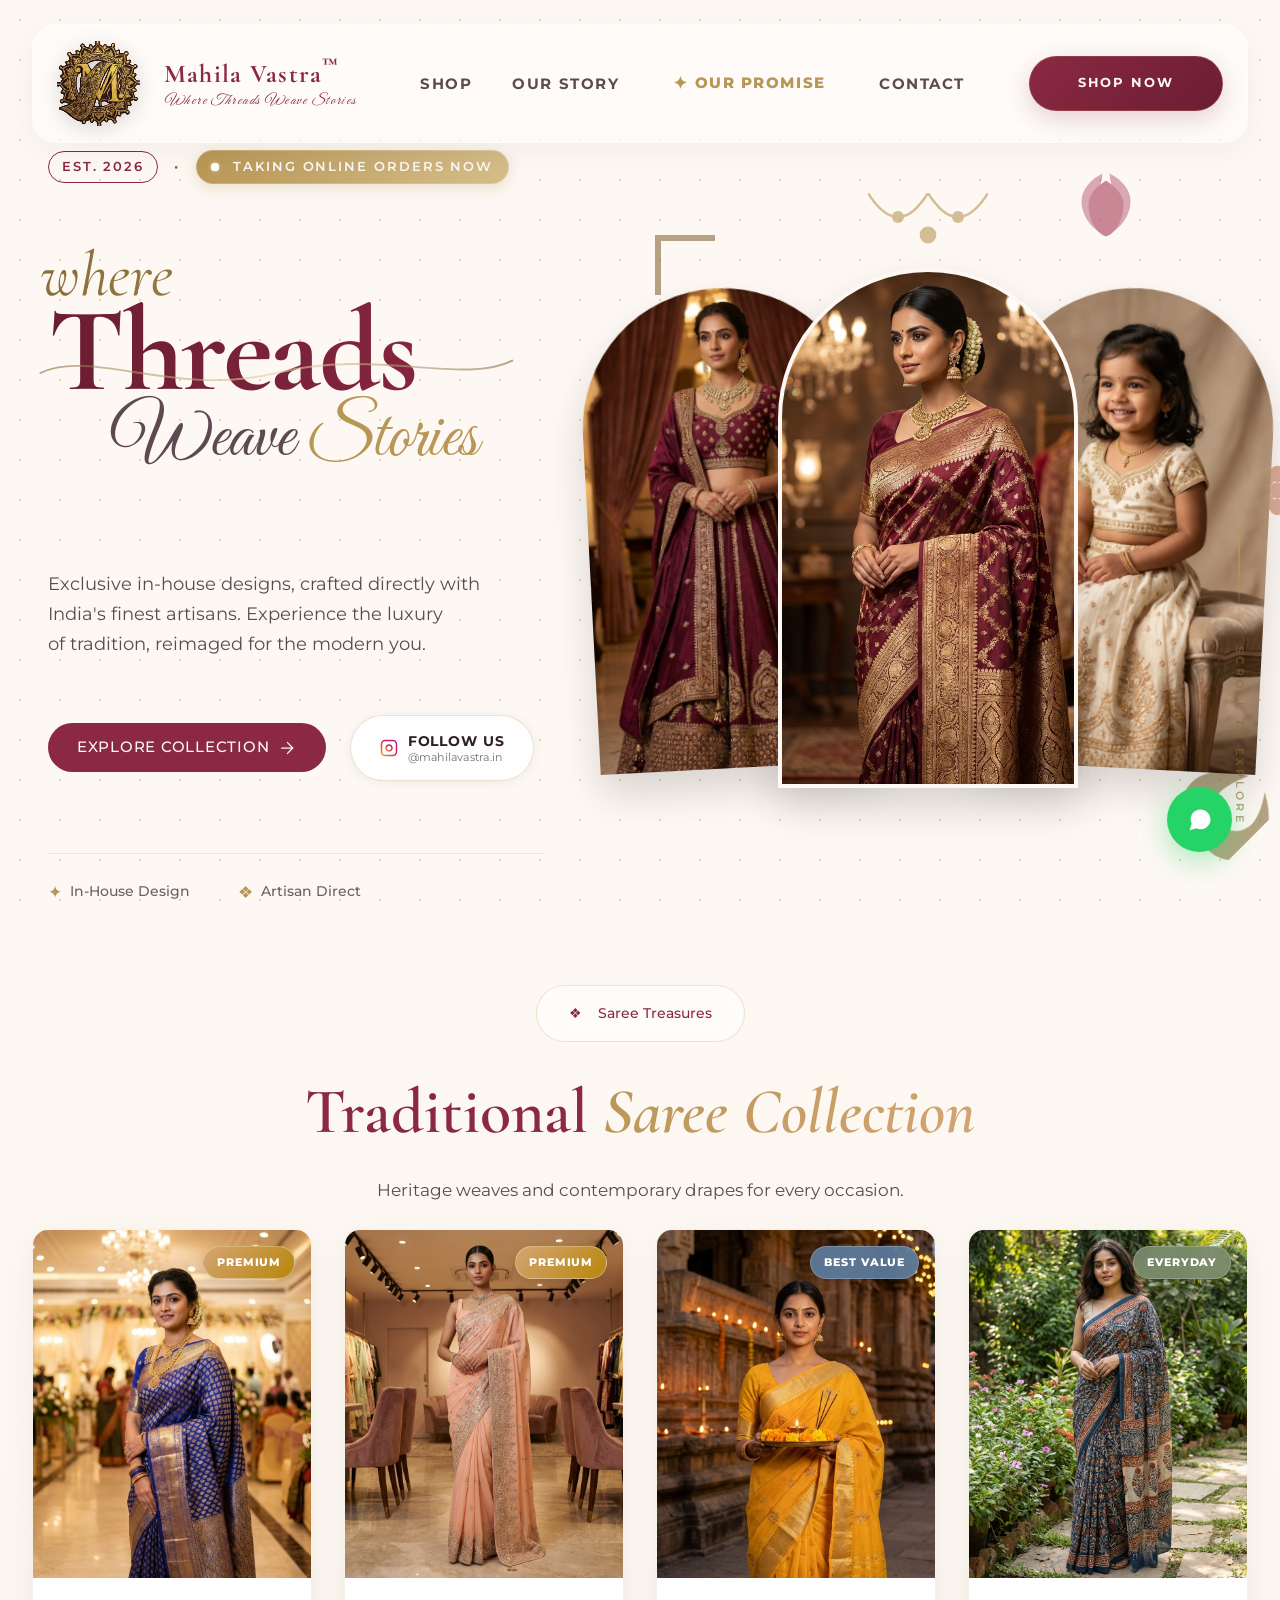
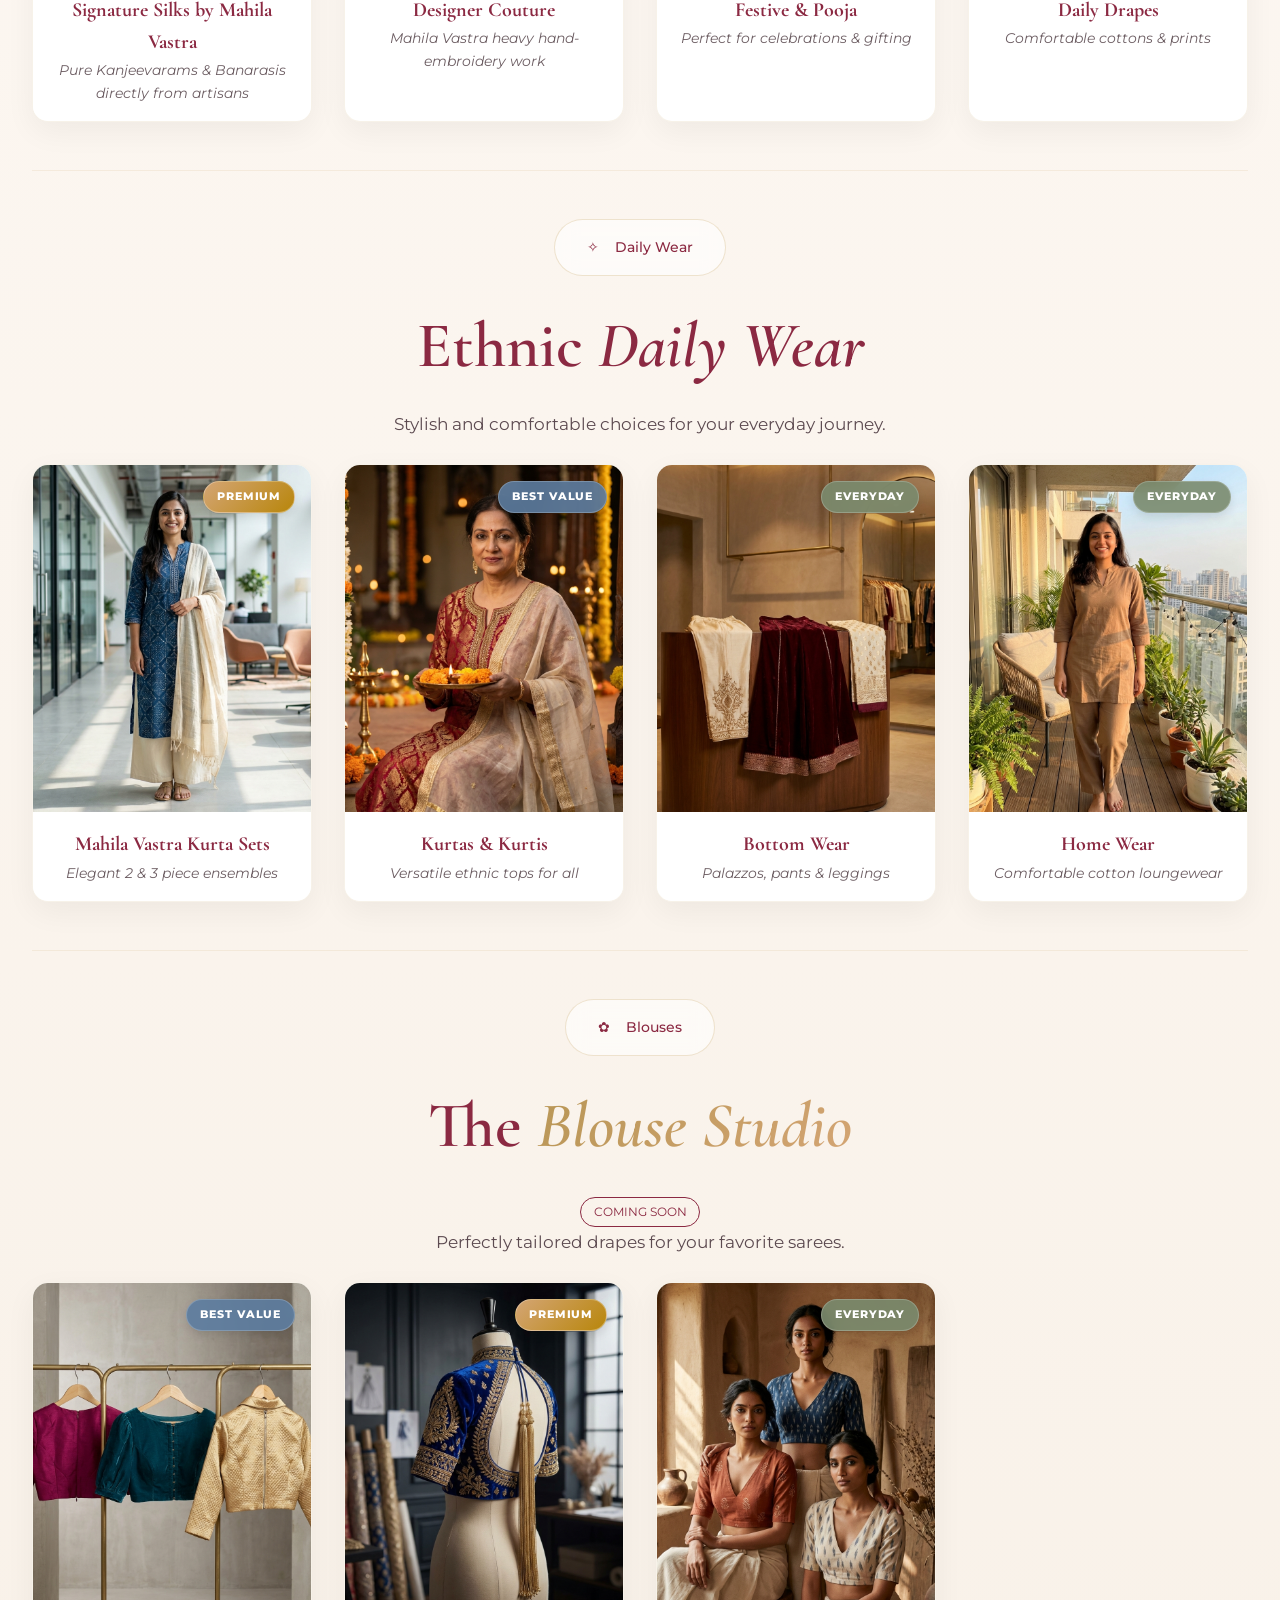
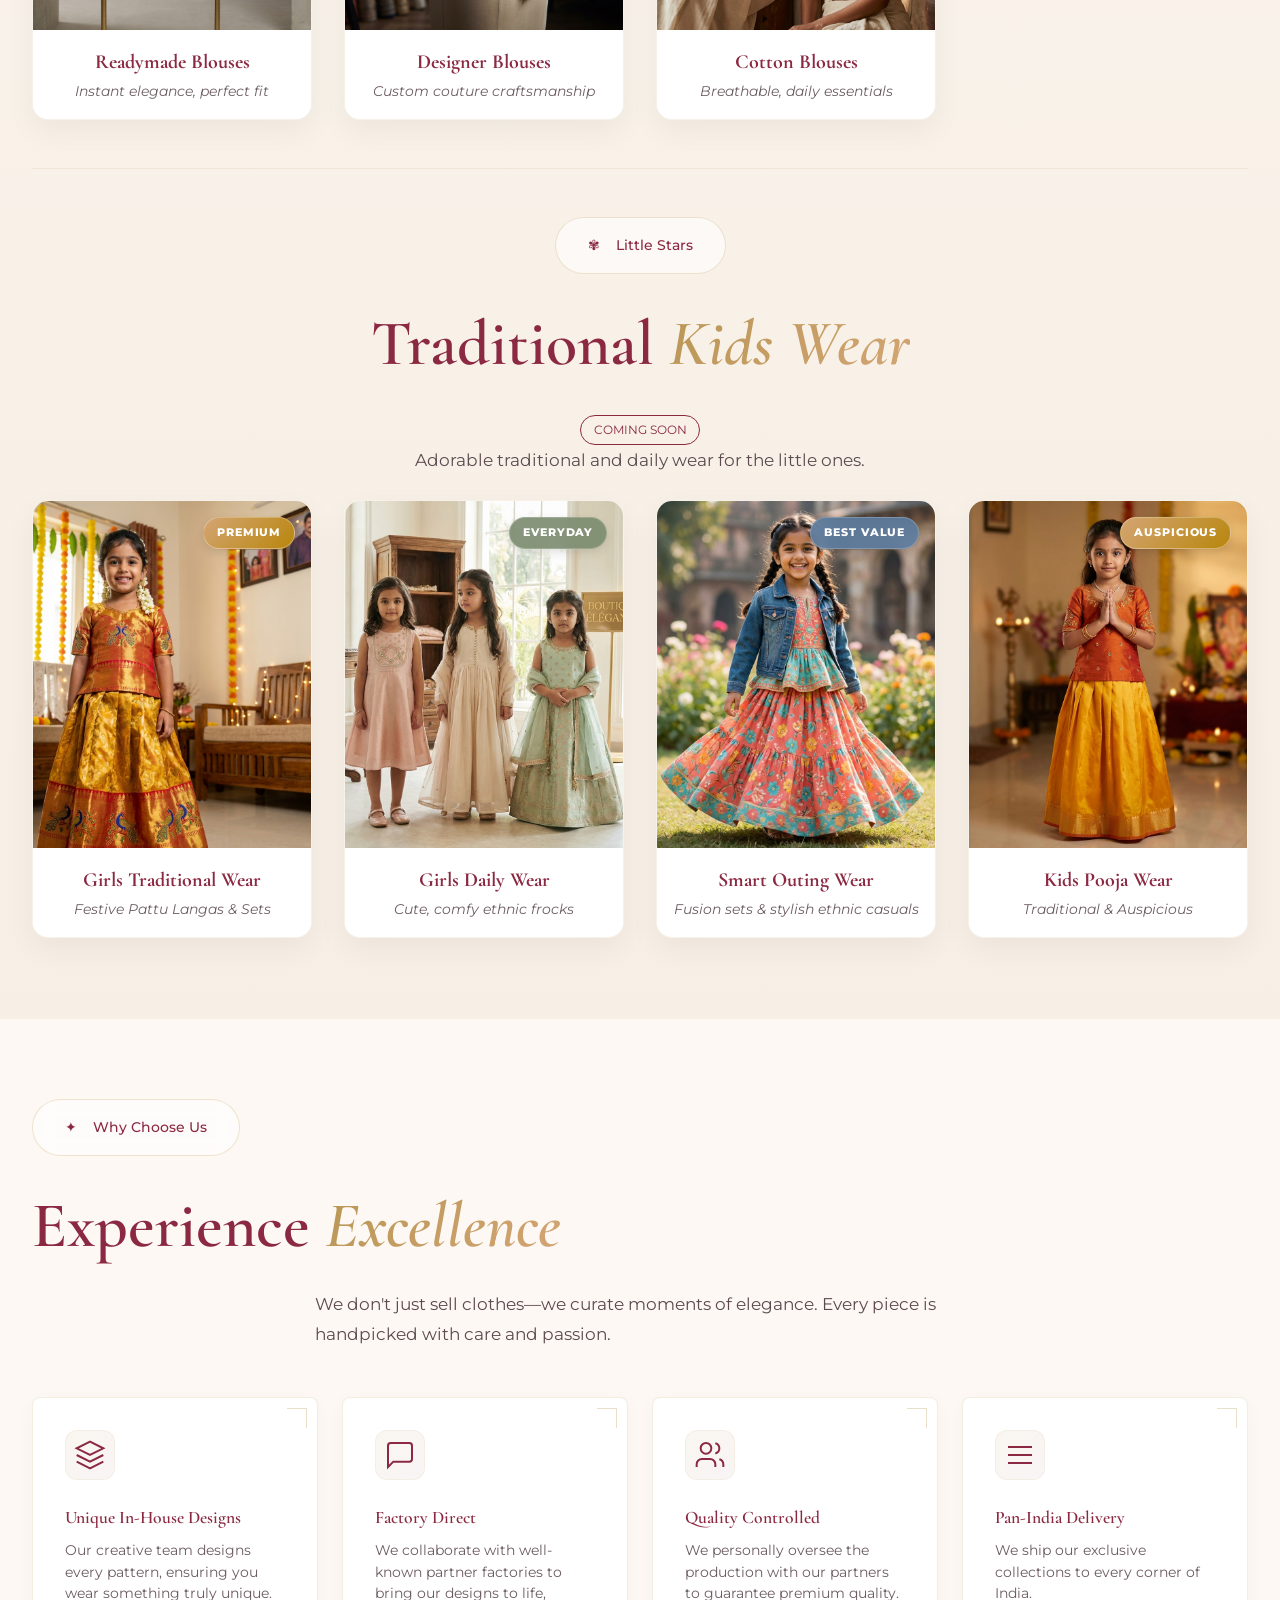
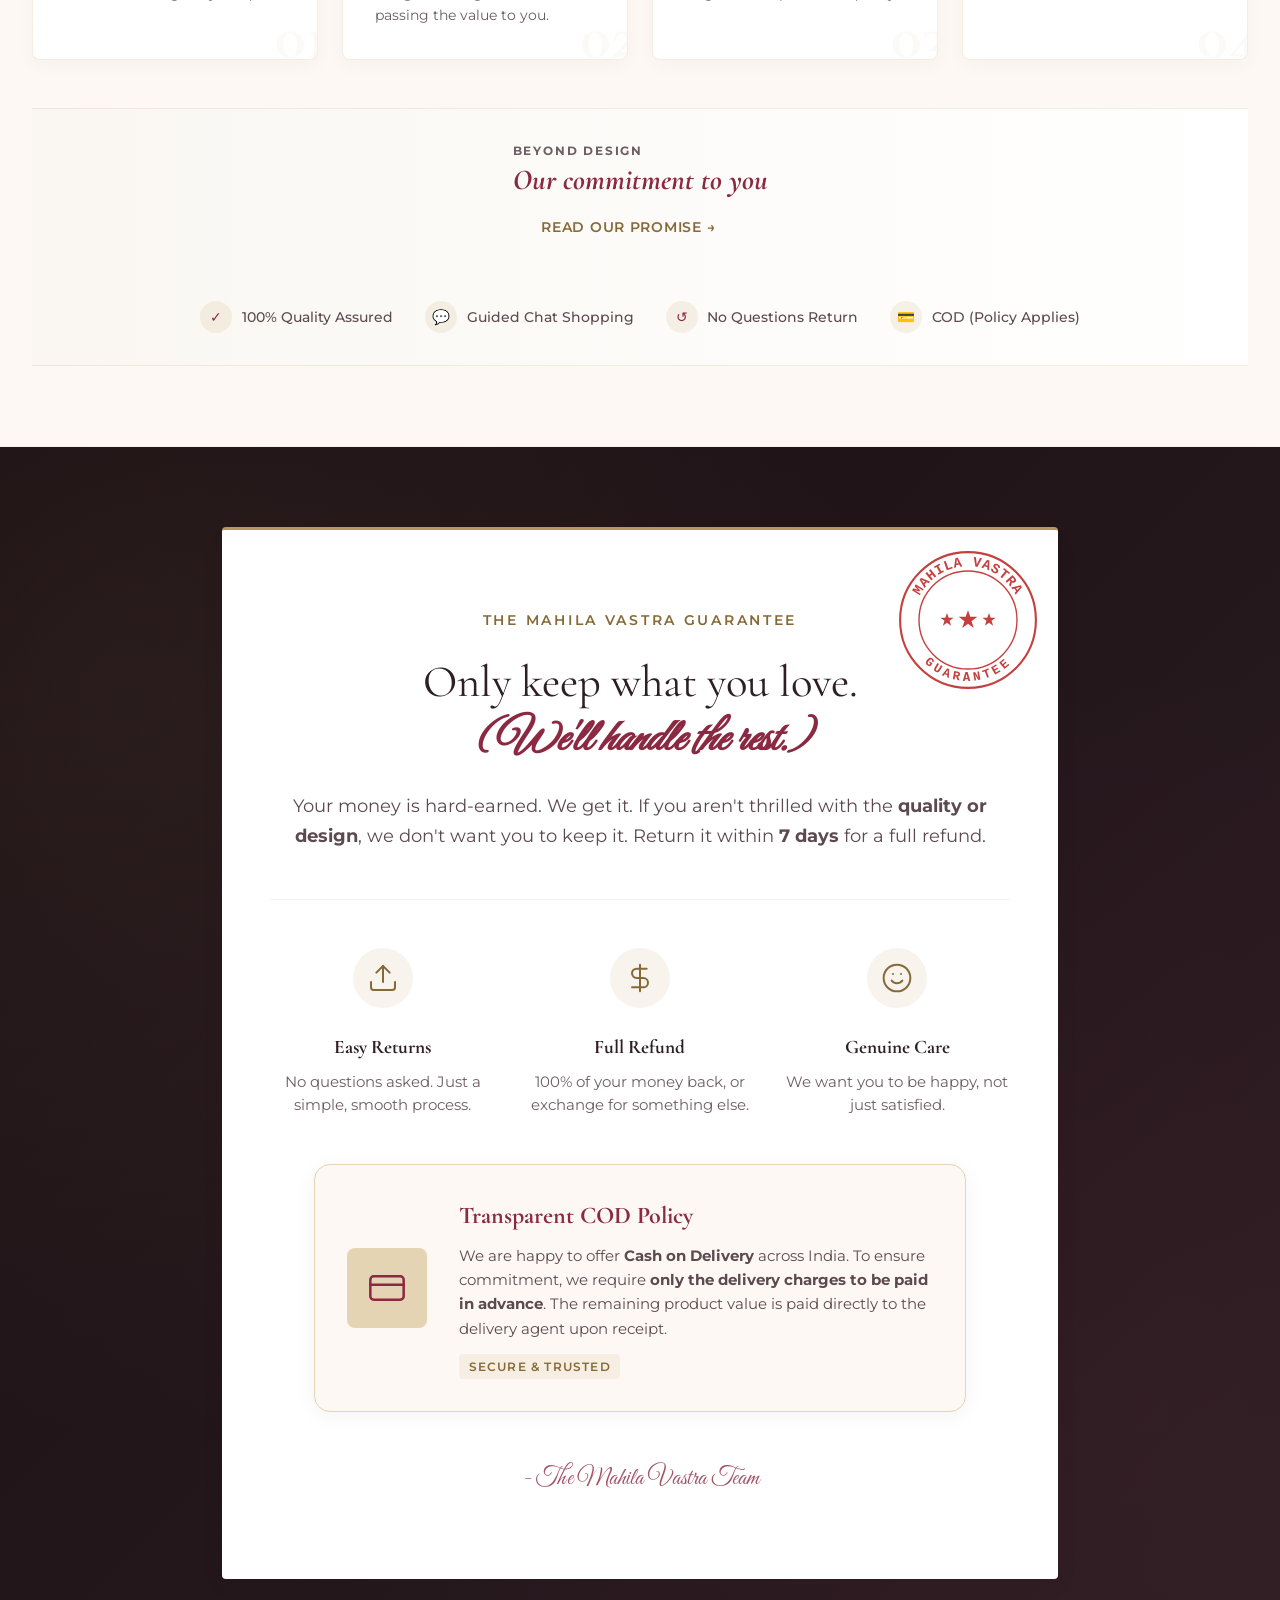
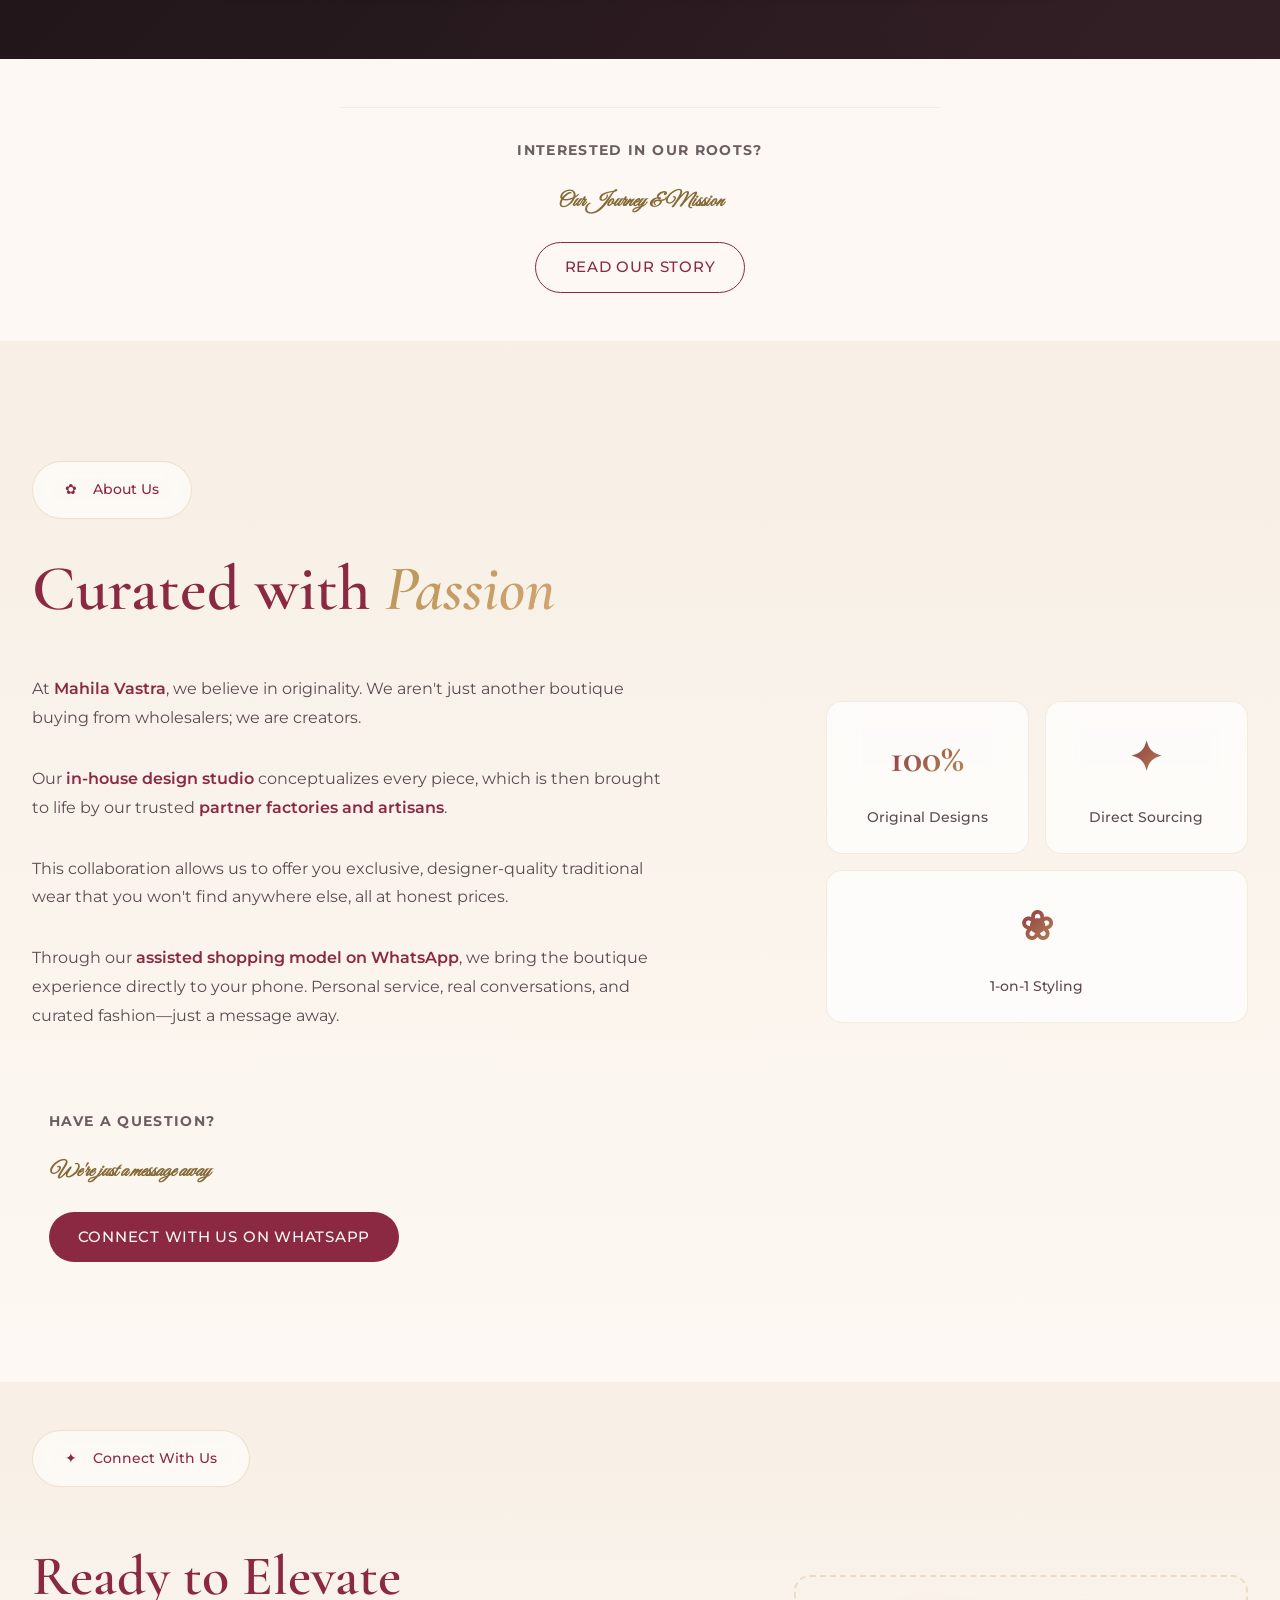
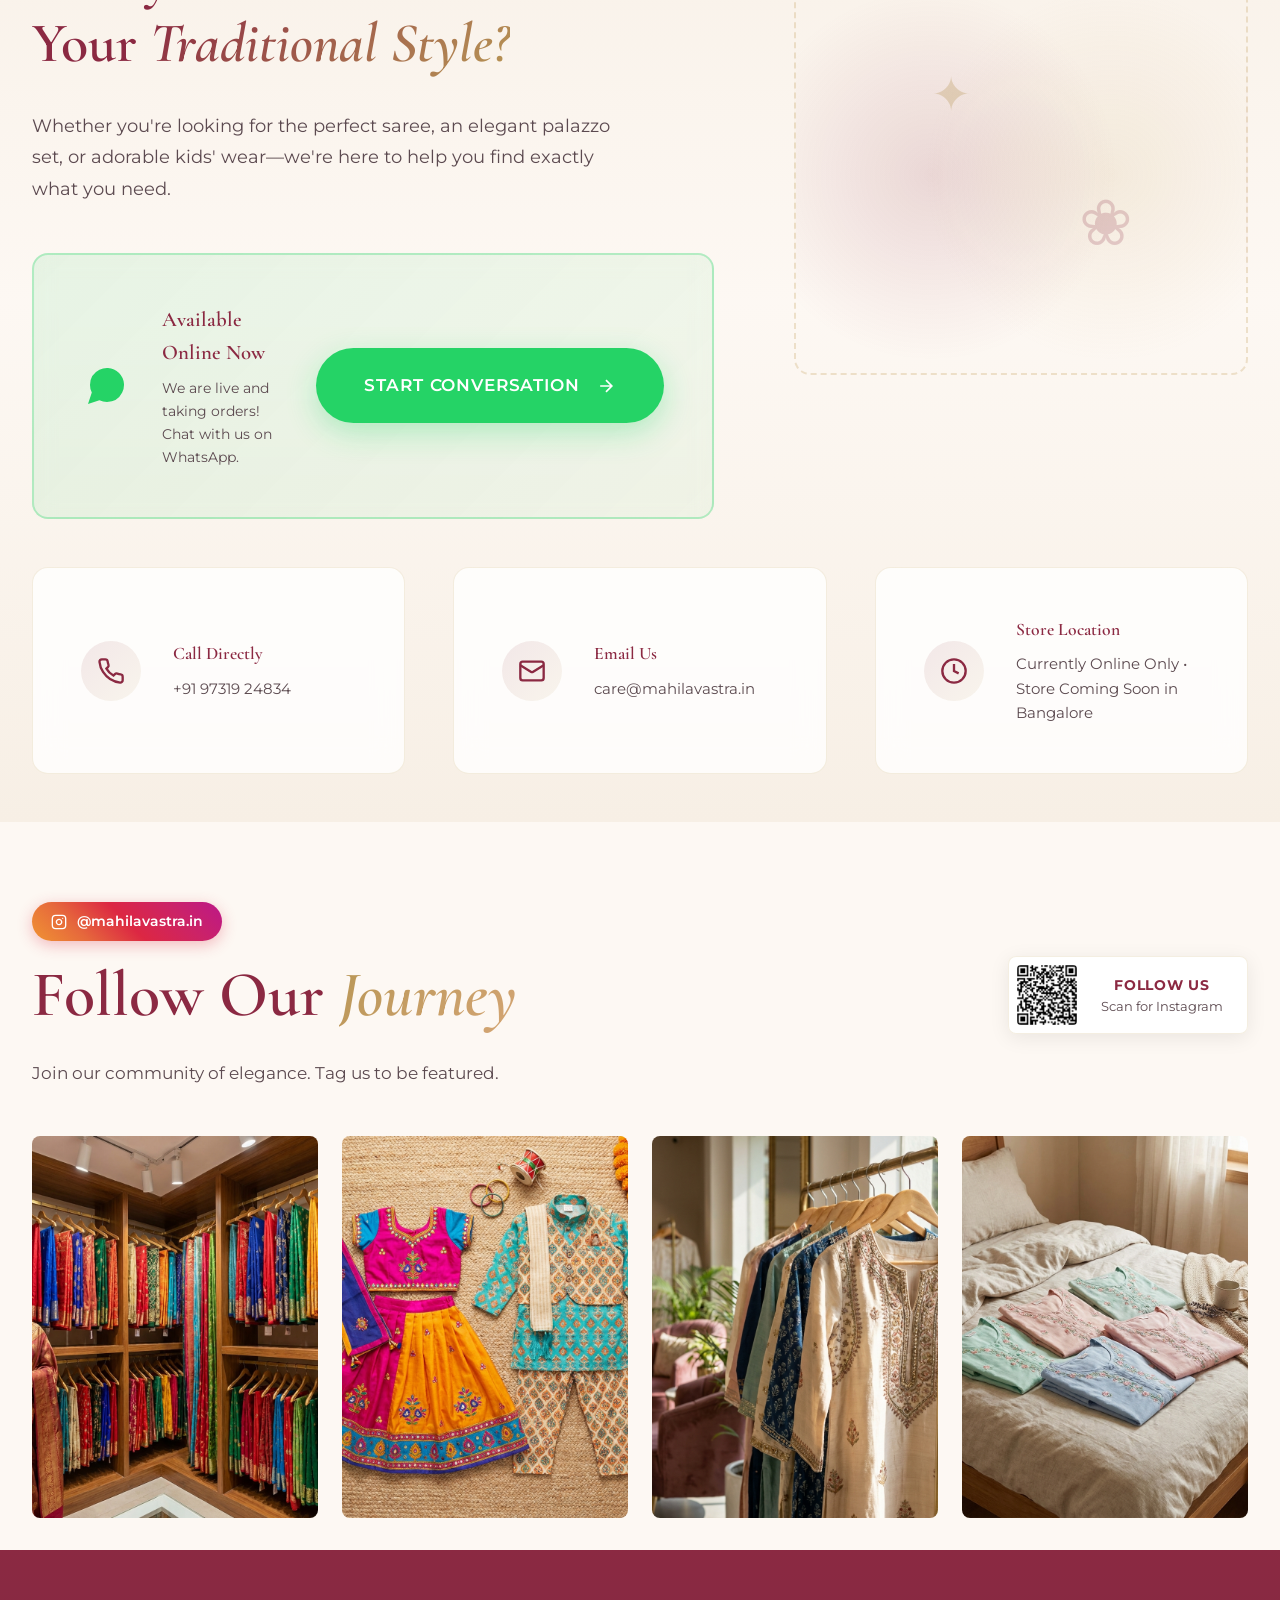
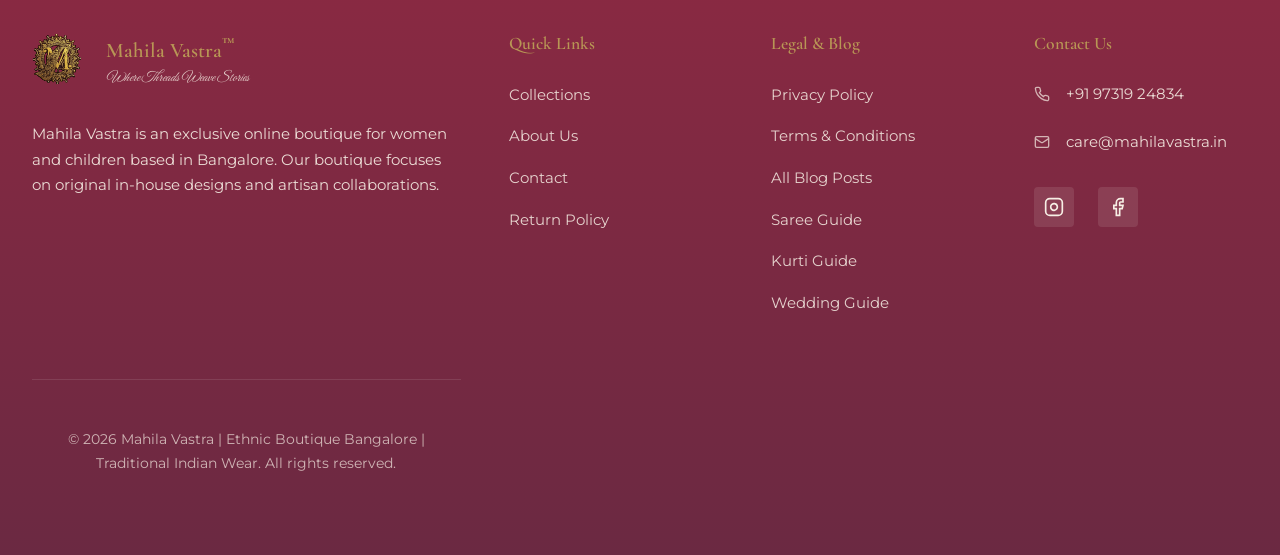
<file: index.html>
<!DOCTYPE html>
<html lang="en">

<head>
    <meta charset="UTF-8">
    <meta name="viewport" content="width=device-width, initial-scale=1.0">
    <meta name="description"
        content="Buy Indian Traditional Wear online at Mahila Vastra. Exclusive in-house designed sarees, kurtis, and ethnic dresses with Pan-India delivery to all states including Andhra, Telangana, Karnataka, and beyond. Shop premium quality ethnic wear direct from artisans.">
    <meta name="robots" content="index, follow, max-image-preview:large, max-snippet:-1, max-video-preview:-1">

    <!-- Open Graph / Facebook / WhatsApp -->
    <meta property="og:type" content="website">
    <meta property="og:url" content="https://mahilavastra.in/">
    <meta property="og:title"
        content="Buy Indian Traditional Wear Online | Mahila Vastra - Premium Sarees, Kurtis & Ethnic Dresses">
    <meta property="og:description"
        content="Shop exclusive in-house designed sarees, kurtis & ethnic dresses. Pan-India delivery to all states. 7-day return policy. Direct from artisans. Premium quality ethnic wear.">
    <meta property="og:image" content="https://mahilavastra.in/assets/images/logo/IMG_0798.PNG">
    <meta property="og:locale" content="en_IN">
    <meta property="og:site_name" content="Mahila Vastra">

    <!-- Favicon -->
    <link rel="shortcut icon" href="assets/images/favicon.png">
    <link rel="icon" type="image/png" sizes="32x32" href="assets/images/favicon.png">
    <link rel="icon" type="image/png" sizes="48x48" href="assets/images/favicon.png">
    <link rel="icon" type="image/svg+xml" href="assets/images/IMG_0907.svg">
    <link rel="apple-touch-icon" href="assets/images/logo/IMG_0798.PNG">

    <!-- Twitter -->
    <meta property="twitter:card" content="summary_large_image">
    <meta property="twitter:url" content="https://mahilavastra.in/">
    <meta property="twitter:title" content="Buy Indian Traditional Wear Online | Mahila Vastra">
    <meta property="twitter:description"
        content="Exclusive sarees, kurtis & ethnic dresses with Pan-India delivery. 7-day returns. Premium quality from artisans.">
    <meta property="twitter:image" content="https://mahilavastra.in/assets/images/logo/IMG_0798.PNG">

    <!-- Additional SEO Meta Tags -->
    <meta name="author" content="Mahila Vastra">
    <meta name="publisher" content="Mahila Vastra">
    <meta name="geo.region" content="IN">
    <meta name="geo.placename" content="India">
    <meta name="distribution" content="global">
    <meta name="target" content="all">
    <meta name="coverage" content="Worldwide">
    <meta name="rating" content="General">

    <link rel="canonical" href="https://mahilavastra.in/">
    <link rel="alternate" hreflang="en-in" href="https://mahilavastra.in/">
    <link rel="alternate" hreflang="x-default" href="https://mahilavastra.in/">
    <meta name="theme-color" content="#8B2942">

    <title>Buy Indian Traditional Wear Online | Mahila Vastra Online Boutique & Store</title>
    <link rel="preconnect" href="https://fonts.googleapis.com">
    <link rel="preconnect" href="https://fonts.gstatic.com" crossorigin>
    <link
        href="https://fonts.googleapis.com/css2?family=Cormorant+Garamond:ital,wght@0,300;0,400;0,500;0,600;0,700;1,400;1,500&family=Montserrat:wght@300;400;500;600&family=Great+Vibes&family=Italiana&display=swap"
        rel="stylesheet">
    <link rel="stylesheet" href="assets/css/styles.css">

    <!-- AI Discoverability -->
    <link rel="alternate" type="text/plain" href="https://mahilavastra.in/llms.txt" title="LLM-friendly site info">
    <link rel="alternate" type="text/plain" href="https://mahilavastra.in/llms-full.txt" title="LLM-friendly full site info">

    <!-- Google tag (gtag.js) -->
    <script async src="https://www.googletagmanager.com/gtag/js?id=G-4J6JE2HD1Q"></script>
    <script>
        window.dataLayer = window.dataLayer || [];
        function gtag() { dataLayer.push(arguments); }
        gtag('js', new Date());

        gtag('config', 'G-4J6JE2HD1Q');
    </script>

    <!-- JSON-LD Structured Data - WebSite -->
    <script type="application/ld+json">
    {
      "@context": "https://schema.org",
      "@type": "WebSite",
      "name": "Mahila Vastra",
      "alternateName": ["Mahila Vastra Boutique", "Mahila Vastra Online"],
      "url": "https://mahilavastra.in",
      "description": "Premium Indian traditional wear boutique. Exclusive in-house designed sarees, kurtis, and ethnic wear for women and children with Pan-India delivery.",
      "inLanguage": "en-IN",
      "publisher": {
        "@type": "Organization",
        "name": "Mahila Vastra",
        "url": "https://mahilavastra.in",
        "logo": "https://mahilavastra.in/assets/images/logo/IMG_0798.PNG",
        "contactPoint": {
          "@type": "ContactPoint",
          "telephone": "+91-97319-24834",
          "contactType": "customer service",
          "areaServed": "IN",
          "availableLanguage": ["English", "Hindi", "Kannada"]
        }
      }
    }
    </script>

    <!-- JSON-LD Structured Data - ClothingStore -->
    <script type="application/ld+json">
    {
      "@context": "https://schema.org",
      "@type": "ClothingStore",
      "name": "Mahila Vastra",
      "description": "Exclusive in-house designed traditional wear crafted with trusted partner artisans. Bangalore's specialist for sarees, kurtis, kurta sets, and designer ethnic dresses.",
      "image": "https://mahilavastra.in/assets/images/logo/IMG_0798.PNG",
      "logo": "https://mahilavastra.in/assets/images/logo/IMG_0798.PNG",
      "@id": "https://mahilavastra.in/#store",
      "url": "https://mahilavastra.in",
      "telephone": "+91 97319 24834",
      "address": {
        "@type": "PostalAddress",
        "streetAddress": "Mahila Vastra Boutique, Bangalore Central",
        "addressLocality": "Bangalore",
        "addressRegion": "Karnataka",
        "postalCode": "560034",
        "addressCountry": "IN"
      },
      "geo": {
        "@type": "GeoCoordinates",
        "latitude": 12.9716,
        "longitude": 77.5946
      },
      "openingHoursSpecification": {
        "@type": "OpeningHoursSpecification",
        "dayOfWeek": [
          "Monday",
          "Tuesday",
          "Wednesday",
          "Thursday",
          "Friday",
          "Saturday"
        ],
        "opens": "10:00",
        "closes": "20:00"
      },
      "sameAs": [
        "https://www.instagram.com/mahilavastra.in",
        "https://www.facebook.com/mahilavastra.in"
      ],
      "priceRange": "₹₹",
      "hasOfferCatalog": {
        "@type": "OfferCatalog",
        "name": "Mahila Vastra Collections",
        "itemListElement": [
          {
            "@type": "OfferCatalog",
            "name": "Signature Sarees - Kanjeevaram, Banarasi & Designer Silk Sarees"
          },
          {
            "@type": "OfferCatalog",
            "name": "Designer Kurtis & Kurta Sets - Ethnic Daily Wear"
          },
          {
            "@type": "OfferCatalog",
            "name": "Kids Ethnic Collection - Traditional Wear for Children"
          }
        ]
      },
      "returnPolicy": {
        "@type": "MerchantReturnPolicy",
        "returnPolicyCategory": "https://schema.org/MerchantReturnFiniteReturnWindow",
        "merchantReturnDays": 7,
        "returnMethod": "https://schema.org/ReturnByMail",
        "returnFees": "https://schema.org/FreeReturn"
      }
    }
    </script>

    <!-- JSON-LD Structured Data - FAQ for AI Search -->
    <script type="application/ld+json">
    {
      "@context": "https://schema.org",
      "@type": "FAQPage",
      "mainEntity": [
        {
          "@type": "Question",
          "name": "What is Mahila Vastra?",
          "acceptedAnswer": {
            "@type": "Answer",
            "text": "Mahila Vastra is a premium Indian traditional wear online boutique based in Bangalore, India. We specialize in exclusive, in-house designed sarees, kurtis, kurta sets, blouses, and kids' ethnic wear crafted with India's finest artisans. We offer Pan-India delivery."
          }
        },
        {
          "@type": "Question",
          "name": "How do I order from Mahila Vastra?",
          "acceptedAnswer": {
            "@type": "Answer",
            "text": "You can order through our WhatsApp-based assisted shopping experience. Message us at +91 97319 24834, browse our catalog, get personalized styling advice, and place your order — all through a real conversation."
          }
        },
        {
          "@type": "Question",
          "name": "Does Mahila Vastra deliver across India?",
          "acceptedAnswer": {
            "@type": "Answer",
            "text": "Yes, Mahila Vastra offers Pan-India delivery to all states and union territories. We also offer Cash on Delivery (COD) where only delivery charges are paid in advance."
          }
        },
        {
          "@type": "Question",
          "name": "What is Mahila Vastra's return policy?",
          "acceptedAnswer": {
            "@type": "Answer",
            "text": "We have a 7-day no-questions-asked return policy. If you're not happy with the quality or design, return it for a full refund or exchange. Returns are free."
          }
        },
        {
          "@type": "Question",
          "name": "What collections does Mahila Vastra offer?",
          "acceptedAnswer": {
            "@type": "Answer",
            "text": "Mahila Vastra offers: Saree Treasures (Signature Silks, Designer Couture, Festive & Pooja, Daily Drapes), Ethnic Daily Wear (Kurta Sets, Kurtis, Bottom Wear, Home Wear), The Blouse Studio (coming soon), and Little Stars Kids Wear (coming soon). All designs are 100% original and in-house."
          }
        },
        {
          "@type": "Question",
          "name": "Are Mahila Vastra designs original?",
          "acceptedAnswer": {
            "@type": "Answer",
            "text": "Yes, 100% of our designs are original. Every pattern and piece is conceptualized by our in-house design team and crafted by our trusted partner artisans. You won't find these designs anywhere else."
          }
        }
      ]
    }
    </script>
</head>

<body>
    <!-- Floating Ethnic Patterns Background -->
    <div class="floating-patterns">
        <div class="pattern pattern-1"></div>
        <div class="pattern pattern-2"></div>
        <div class="pattern pattern-3"></div>
        <div class="pattern pattern-4"></div>
        <div class="pattern pattern-5"></div>
        <div class="pattern pattern-6"></div>
    </div>

    <!-- Hero Section -->
    <section class="hero">
        <!-- Decorative Border Frame -->
        <div class="hero-frame">
            <div class="frame-corner frame-corner-tl"></div>
            <div class="frame-corner frame-corner-tr"></div>
            <div class="frame-corner frame-corner-bl"></div>
            <div class="frame-corner frame-corner-br"></div>
        </div>

        <!-- Navigation -->
        <nav class="navbar">
            <div class="nav-container">
                <a href="#" class="logo">
                    <img src="assets/images/IMG_0907.svg" alt="Mahila Vastra Logo" class="logo-img">
                    <div class="logo-text">
                        <span class="logo-main">Mahila Vastra<sup>&trade;</sup></span>
                        <span class="logo-tagline">Where Threads Weave Stories</span>
                    </div>
                </a>
                <ul class="nav-links">
                    <li><a href="#catalog" class="nav-link">Shop</a></li>
                    <li><a href="#about" class="nav-link">Our Story</a></li>
                    <li><a href="#our-promise" class="nav-link nav-link-premium"><span class="premium-star">✦</span> Our
                            Promise</a></li>
                    <li><a href="#contact" class="nav-link">Contact</a></li>
                </ul>
                <div class="nav-actions">
                    <a href="#catalog" class="btn btn-nav-cta">Shop Now</a>
                </div>
                <button class="mobile-menu-btn" aria-label="Menu">
                    <span></span>
                    <span></span>
                    <span></span>
                </button>
            </div>
        </nav>

        <!-- Mobile Menu Overlay -->
        <div class="mobile-menu">
            <div class="mobile-menu-content">
                <nav class="mobile-nav">
                    <a href="#catalog" class="mobile-nav-link">Shop</a>
                    <a href="#about" class="mobile-nav-link">Our <em>Story</em></a>
                    <a href="#our-promise" class="mobile-nav-link mobile-nav-premium"><span
                            class="premium-star">✦</span> Our <em>Promise</em></a>
                    <a href="#contact" class="mobile-nav-link">Contact</a>
                </nav>
                <button class="btn btn-nav-cta" onclick="window.location.href='#shop-by-tier'">Shop Now</button>
            </div>
        </div>

        <!-- Hero Content -->
        <div class="hero-content">
            <div class="hero-text">
                <div class="hero-badge-group">
                    <span class="badge-pill-outlined">EST. 2026</span>
                    <span class="badge-separator">•</span>
                    <span class="badge-pill-filled"><span class="live-dot"></span> TAKING ONLINE ORDERS NOW</span>
                </div>

                <h1 class="visually-hidden">Buy Indian Traditional Wear Online | Premium Ethnic Wear Boutique - Mahila
                    Vastra</h1>
                <div class="hero-title artistic-layout">
                    <span class="title-line line-prefix">Where</span>
                    <span class="title-line line-main">Threads</span>
                    <span class="title-line line-story">Weave <em>Stories</em></span>
                    <svg class="title-thread" viewBox="0 0 400 60" fill="none" xmlns="http://www.w3.org/2000/svg">
                        <path d="M10 30C50 10 120 50 200 30C280 10 350 40 390 20" stroke="url(#gold-gradient)"
                            stroke-width="1.5" stroke-linecap="round" />
                        <defs>
                            <linearGradient id="gold-gradient" x1="0" y1="0" x2="400" y2="0"
                                gradientUnits="userSpaceOnUse">
                                <stop offset="0%" stop-color="var(--color-gold-dark)" />
                                <stop offset="50%" stop-color="var(--color-gold-light)" />
                                <stop offset="100%" stop-color="var(--color-gold-dark)" />
                            </linearGradient>
                        </defs>
                    </svg>
                </div>

                <p class="hero-description text-balance">
                    Exclusive in-house designs, crafted directly with India's finest artisans.
                    Experience the luxury of tradition, reimaged for the modern you.
                </p>

                <div class="hero-actions">
                    <a href="#catalog" class="btn btn-primary btn-lg">
                        <span>Explore Collection</span>
                        <svg width="20" height="20" viewBox="0 0 24 24" fill="none" stroke="currentColor"
                            stroke-width="1.5">
                            <path d="M5 12h14M12 5l7 7-7 7" />
                        </svg>
                    </a>
                    <a href="https://instagram.com/mahilavastra.in" target="_blank" class="btn-insta">
                        <svg xmlns="http://www.w3.org/2000/svg" width="18" height="18" viewBox="0 0 24 24" fill="none"
                            stroke-width="2" stroke-linecap="round" stroke-linejoin="round">
                            <defs>
                                <linearGradient id="ig-grad" x1="0%" y1="100%" x2="100%" y2="0%">
                                    <stop offset="0%" stop-color="#f09433" />
                                    <stop offset="50%" stop-color="#dc2743" />
                                    <stop offset="100%" stop-color="#bc1888" />
                                </linearGradient>
                            </defs>
                            <rect x="2" y="2" width="20" height="20" rx="5" ry="5" stroke="url(#ig-grad)"></rect>
                            <path d="M16 11.37A4 4 0 1 1 12.63 8 4 4 0 0 1 16 11.37z" stroke="url(#ig-grad)"></path>
                            <line x1="17.5" y1="6.5" x2="17.51" y2="6.5" stroke="url(#ig-grad)"></line>
                        </svg>
                        <span class="btn-insta-label">
                            <span class="btn-insta-main">Follow Us</span>
                            <span class="btn-insta-sub">@mahilavastra.in</span>
                        </span>
                    </a>
                </div>

                <div class="hero-features-strip">
                    <div class="feature-strip-item">
                        <span class="strip-icon">✦</span> In-House Design
                    </div>
                    <div class="feature-strip-item">
                        <span class="strip-icon">❖</span> Artisan Direct
                    </div>
                </div>
            </div>

            <div class="hero-gallery">
                <div class="gallery-arch arch-left tilt-left">
                    <div class="arch-inner">
                        <img src="assets/images/women-collection.png"
                            alt="Mahila Vastra Designer Kurtis & Ethnic Dresses - Boutique Collection" class="arch-img" width="400" height="500">
                    </div>
                </div>
                <div class="gallery-arch arch-center">
                    <div class="arch-inner">
                        <img src="assets/images/saree-collection.png"
                            alt="Mahila Vastra Handpicked Sarees - Traditional Indian Drapes" class="arch-img" width="400" height="500">
                    </div>
                </div>
                <div class="gallery-arch arch-right tilt-right">
                    <div class="arch-inner">
                        <img src="assets/images/kids-collection.png"
                            alt="Mahila Vastra Kids Wear - Traditional Collections for Children" class="arch-img" width="400" height="500">
                    </div>
                </div>

                <!-- Floating Traditional Decor -->
                <div class="floating-decor decor-lotus" aria-hidden="true">
                    <svg viewBox="0 0 100 100" fill="currentColor">
                        <path d="M50 95c-15-5-25-25-25-45 0-15 10-25 25-35 15 10 25 20 25 35 0 20-10 40-25 45z" />
                        <path d="M45 90C30 85 15 65 15 45c0-15 10-30 30-40 0 10-5 20-5 30 0 15 10 25 5 25z"
                            opacity="0.7" />
                        <path d="M55 90c15-5 30-25 30-45 0-15-10-30-30-40 0 10 5 20 5 30 0 15-10 25-5 25z"
                            opacity="0.7" />
                    </svg>
                </div>
                <div class="floating-decor decor-paisley" aria-hidden="true">
                    <svg viewBox="0 0 100 100" fill="currentColor">
                        <path
                            d="M50 90c-25 0-40-20-40-40 0-30 40-50 40-50s-10 20-10 35c0 15 10 25 25 25 15 0 25-10 25-25 0-15-15-35-15-35s40 20 40 50c0 20-15 40-40 40z" />
                    </svg>
                </div>
                <div class="floating-decor decor-marigold" aria-hidden="true">
                    <svg viewBox="0 0 100 100" fill="currentColor">
                        <circle cx="50" cy="50" r="15" />
                        <circle cx="50" cy="20" r="15" />
                        <circle cx="50" cy="80" r="15" />
                        <circle cx="20" cy="50" r="15" />
                        <circle cx="80" cy="50" r="15" />
                        <circle cx="29" cy="29" r="15" />
                        <circle cx="71" cy="71" r="15" />
                        <circle cx="29" cy="71" r="15" />
                        <circle cx="71" cy="29" r="15" />
                    </svg>
                </div>
                <div class="floating-decor decor-star" aria-hidden="true">✦</div>
                <div class="floating-decor decor-star-1" aria-hidden="true">✦</div>
                <div class="floating-decor decor-star-2" aria-hidden="true">✦</div>
                <div class="floating-decor decor-star-3" aria-hidden="true">✦</div>

                <!-- Restored Old Decorations -->
                <div class="floating-decor decor-flower-old-1" aria-hidden="true">✿</div>
                <div class="floating-decor decor-flower-old-2" aria-hidden="true">✦</div>
                <div class="floating-decor decor-leaf-1" aria-hidden="true">
                    <svg viewBox="0 0 100 100" fill="currentColor">
                        <path d="M50 10c0 0-30 20-30 50s30 30 30 30 30-0 30-30-30-50-30-50z" />
                    </svg>
                </div>
                <div class="floating-decor decor-mandala" aria-hidden="true">
                    <svg viewBox="0 0 100 100" fill="none" stroke="currentColor" stroke-width="2">
                        <circle cx="50" cy="50" r="40" stroke-dasharray="4 4" />
                        <circle cx="50" cy="50" r="25" />
                        <path d="M50 10 L50 90 M10 50 L90 50" />
                    </svg>
                </div>
                <div class="floating-decor decor-diamond" aria-hidden="true">❖</div>
                <div class="floating-decor decor-corner" aria-hidden="true">
                    <svg viewBox="0 0 100 100" fill="currentColor">
                        <path d="M0 0 L100 0 L100 10 L10 10 L10 100 L0 100 Z" />
                    </svg>
                </div>
                <div class="floating-decor decor-hang" aria-hidden="true">
                    <svg viewBox="0 0 100 50" fill="currentColor">
                        <path d="M0 0 Q25 40 50 0 Q75 40 100 0" fill="none" stroke="currentColor" stroke-width="2" />
                        <circle cx="25" cy="20" r="5" />
                        <circle cx="75" cy="20" r="5" />
                        <circle cx="50" cy="35" r="7" />
                    </svg>
                </div>
            </div>
        </div>

        <!-- Scroll indicator -->
        <div class="scroll-indicator">
            <div class="scroll-line"></div>
            <span>Scroll to Explore</span>
        </div>
    </section>

    <!-- Detailed Catalog Section -->
    <section id="catalog" class="catalog">
        <div class="catalog-container">

            <!-- Row 1: Sarees -->
            <div class="catalog-category-section">
                <div class="section-header align-center">
                    <span class="section-badge">
                        <span class="badge-icon">❖</span>
                        <span>Saree Treasures</span>
                    </span>
                    <h2 class="section-title">Traditional <em>Saree Collection</em></h2>
                    <p class="section-description">Heritage weaves and contemporary drapes for every occasion.
                    </p>
                </div>

                <div class="catalog-grid">
                    <div class="catalog-card" data-tier="premium">
                        <div class="catalog-image-wrapper">
                            <img src="assets/images/catalog/women-silk-v2.png" alt="Mahila Vastra Signature Silk Sarees - Pure Kanjeevaram and Banarasi Collection" width="400" height="500"
                                class="catalog-image" loading="lazy">
                            <div class="catalog-tier-badge">PREMIUM</div>
                            <div class="catalog-overlay">
                                <a href="https://wa.me/919731924834?text=Hi!%20I%20see%20you%20are%20online%20and%20taking%20orders.%20I'm%20interested%20in%20your%20Signature%20Silk%20Saree%20collection."
                                    class="btn btn-whatsapp-sm" target="_blank">Inquire on WhatsApp</a>
                            </div>
                        </div>
                        <div class="catalog-info">
                            <h3 class="catalog-item-title">Signature Silks by Mahila Vastra</h3>
                            <p class="catalog-item-desc">Pure Kanjeevarams & Banarasis directly from artisans</p>
                        </div>
                    </div>
                    <div class="catalog-card" data-tier="premium">
                        <div class="catalog-image-wrapper">
                            <img src="assets/images/catalog/women-embroidery-v2.png" alt="Mahila Vastra Designer Couture Sarees - Hand Embroidered Premium Collection" width="400" height="500"
                                class="catalog-image" loading="lazy">
                            <div class="catalog-tier-badge">PREMIUM</div>
                            <div class="catalog-overlay">
                                <a href="https://wa.me/919731924834?text=Hi!%20I%20see%20you%20are%20online%20and%20taking%20orders.%20I'm%20interested%20in%20your%20Premium%20Designer%20Saree%20collection."
                                    class="btn btn-whatsapp-sm" target="_blank">Inquire on WhatsApp</a>
                            </div>
                        </div>
                        <div class="catalog-info">
                            <h3 class="catalog-item-title">Designer Couture</h3>
                            <p class="catalog-item-desc">Mahila Vastra heavy hand-embroidery work</p>
                        </div>
                    </div>
                    <div class="catalog-card" data-tier="best-value">
                        <div class="catalog-image-wrapper">
                            <img src="assets/images/catalog/women-wedding-v2.png" alt="Mahila Vastra Festive and Pooja Sarees - Traditional Celebration Wear" width="400" height="500"
                                class="catalog-image" loading="lazy">
                            <div class="catalog-tier-badge">BEST VALUE</div>
                            <div class="catalog-overlay">
                                <a href="https://wa.me/919731924834?text=Hi!%20I%20see%20you%20are%20online%20and%20taking%20orders.%20I'm%20interested%20in%20your%20Best%20Value%20Festive%20Saree%20collection."
                                    class="btn btn-whatsapp-sm" target="_blank">Inquire on WhatsApp</a>
                            </div>
                        </div>
                        <div class="catalog-info">
                            <h3 class="catalog-item-title">Festive & Pooja</h3>
                            <p class="catalog-item-desc">Perfect for celebrations & gifting</p>
                        </div>
                    </div>
                    <div class="catalog-card" data-tier="everyday">
                        <div class="catalog-image-wrapper">
                            <img src="assets/images/catalog/women-daily-v2.png" alt="Mahila Vastra Daily Wear Cotton Sarees - Comfortable Everyday Drapes" width="400" height="500" class="catalog-image"
                                loading="lazy">
                            <div class="catalog-tier-badge">EVERYDAY</div>
                            <div class="catalog-overlay">
                                <a href="https://wa.me/919731924834?text=Hi!%20I%20see%20you%20are%20online%20and%20taking%20orders.%20I'm%20interested%20in%20your%20Everyday%20Saree%20collection."
                                    class="btn btn-whatsapp-sm" target="_blank">Inquire on WhatsApp</a>
                            </div>
                        </div>
                        <div class="catalog-info">
                            <h3 class="catalog-item-title">Daily Drapes</h3>
                            <p class="catalog-item-desc">Comfortable cottons & prints</p>
                        </div>
                    </div>
                </div>
            </div>

            <!-- Row 2: Daily Wear -->
            <div class="catalog-category-section section-daily-wear">
                <div class="section-header align-center">
                    <span class="section-badge">
                        <span class="badge-icon">✧</span>
                        <span>Daily Wear</span>
                    </span>
                    <h2 class="section-title">Ethnic <em>Daily Wear</em></h2>
                    <p class="section-description">Stylish and comfortable choices for your everyday journey.
                    </p>
                </div>

                <div class="catalog-grid">
                    <div class="catalog-card" data-tier="premium">
                        <div class="catalog-image-wrapper">
                            <img src="assets/images/catalog/women-sets-v2.png" alt="Mahila Vastra Premium Kurta Sets - Elegant 2 and 3 Piece Ethnic Ensembles" width="400" height="500" class="catalog-image"
                                loading="lazy">
                            <div class="catalog-tier-badge">PREMIUM</div>
                            <div class="catalog-overlay">
                                <a href="https://wa.me/919731924834?text=Hi!%20I%20see%20you%20are%20online%20and%20taking%20orders.%20I'm%20interested%20in%20your%20Premium%20Kurta%20Sets."
                                    class="btn btn-whatsapp-sm" target="_blank">Inquire on WhatsApp</a>
                            </div>
                        </div>
                        <div class="catalog-info">
                            <h3 class="catalog-item-title">Mahila Vastra Kurta Sets</h3>
                            <p class="catalog-item-desc">Elegant 2 & 3 piece ensembles</p>
                        </div>
                    </div>
                    <div class="catalog-card" data-tier="best-value">
                        <div class="catalog-image-wrapper">
                            <img src="assets/images/catalog/women-puja.png" alt="Mahila Vastra Kurtas and Kurtis - Versatile Ethnic Tops for Every Occasion" width="400" height="500" class="catalog-image"
                                loading="lazy">
                            <div class="catalog-tier-badge">BEST VALUE</div>
                            <div class="catalog-overlay">
                                <a href="https://wa.me/919731924834?text=Hi!%20I%20see%20you%20are%20online%20and%20taking%20orders.%20I'm%20interested%20in%20your%20Kurtas%20%26%20Kurtis%20collection."
                                    class="btn btn-whatsapp-sm" target="_blank">Inquire on WhatsApp</a>
                            </div>
                        </div>
                        <div class="catalog-info">
                            <h3 class="catalog-item-title">Kurtas & Kurtis</h3>
                            <p class="catalog-item-desc">Versatile ethnic tops for all</p>
                        </div>
                    </div>
                    <div class="catalog-card" data-tier="everyday">
                        <div class="catalog-image-wrapper">
                            <img src="assets/images/catalog/women-bottoms.png" alt="Mahila Vastra Ethnic Bottom Wear - Palazzos Pants and Leggings" width="400" height="500" class="catalog-image"
                                loading="lazy">
                            <div class="catalog-tier-badge">EVERYDAY</div>
                            <div class="catalog-overlay">
                                <a href="https://wa.me/919731924834?text=Hi!%20I%20see%20you%20are%20online%20and%20taking%20orders.%20I'm%20interested%20in%20your%20Bottom%20Wear%20collection."
                                    class="btn btn-whatsapp-sm" target="_blank">Inquire on WhatsApp</a>
                            </div>
                        </div>
                        <div class="catalog-info">
                            <h3 class="catalog-item-title">Bottom Wear</h3>
                            <p class="catalog-item-desc">Palazzos, pants & leggings</p>
                        </div>
                    </div>
                    <div class="catalog-card" data-tier="everyday">
                        <div class="catalog-image-wrapper">
                            <img src="assets/images/catalog/women-homewear-v2.png" alt="Mahila Vastra Comfortable Cotton Loungewear - Ethnic Home Wear Collection" width="400" height="500" class="catalog-image"
                                loading="lazy">
                            <div class="catalog-tier-badge">EVERYDAY</div>
                            <div class="catalog-overlay">
                                <a href="https://wa.me/919731924834?text=Hi!%20I%20see%20you%20are%20online%20and%20taking%20orders.%20I'm%20interested%20in%20your%20Home%20Wear%20collection."
                                    class="btn btn-whatsapp-sm" target="_blank">Inquire on WhatsApp</a>
                            </div>
                        </div>
                        <div class="catalog-info">
                            <h3 class="catalog-item-title">Home Wear</h3>
                            <p class="catalog-item-desc">Comfortable cotton loungewear</p>
                        </div>
                    </div>
                </div>
            </div>

            <!-- Row 3: Blouses -->
            <div class="catalog-category-section section-blouses">
                <div class="section-header align-center">
                    <span class="section-badge">
                        <span class="badge-icon">✿</span>
                        <span>Blouses</span>
                    </span>
                    <h2 class="section-title">The <em>Blouse Studio</em></h2>
                    <span class="badge-pill-outlined"
                        style="display: inline-block; margin-top: 0.5rem; font-size: 0.75rem;">COMING SOON</span>
                    <p class="section-description">Perfectly tailored drapes for your favorite sarees.</p>
                </div>

                <div class="catalog-grid">
                    <div class="catalog-card" data-tier="best-value">
                        <div class="catalog-image-wrapper">
                            <img src="assets/images/catalog/blouse-readymade.png" alt="Mahila Vastra Readymade Blouses - Instant Fit Saree Blouses Online" width="400" height="500"
                                class="catalog-image" loading="lazy">
                            <div class="catalog-tier-badge">BEST VALUE</div>
                            <div class="catalog-overlay">
                                <a href="https://wa.me/919731924834?text=Hi!%20I%20see%20you%20are%20online%20and%20taking%20orders.%20I'm%20interested%20in%20your%20Readymade%20Blouses."
                                    class="btn btn-whatsapp-sm" target="_blank">Inquire on WhatsApp</a>
                            </div>
                        </div>
                        <div class="catalog-info">
                            <h3 class="catalog-item-title">Readymade Blouses</h3>
                            <p class="catalog-item-desc">Instant elegance, perfect fit</p>
                        </div>
                    </div>
                    <div class="catalog-card" data-tier="premium">
                        <div class="catalog-image-wrapper">
                            <img src="assets/images/catalog/blouse-designer.png" alt="Mahila Vastra Designer Blouses - Custom Couture Craftsmanship" width="400" height="500"
                                class="catalog-image" loading="lazy">
                            <div class="catalog-tier-badge">PREMIUM</div>
                            <div class="catalog-overlay">
                                <a href="https://wa.me/919731924834?text=Hi!%20I%20see%20you%20are%20online%20and%20taking%20orders.%20I'm%20interested%20in%20your%20Designer%20Blouses."
                                    class="btn btn-whatsapp-sm" target="_blank">Inquire on WhatsApp</a>
                            </div>
                        </div>
                        <div class="catalog-info">
                            <h3 class="catalog-item-title">Designer Blouses</h3>
                            <p class="catalog-item-desc">Custom couture craftsmanship</p>
                        </div>
                    </div>
                    <div class="catalog-card" data-tier="everyday">
                        <div class="catalog-image-wrapper">
                            <img src="assets/images/catalog/blouse-cotton.png" alt="Mahila Vastra Cotton Blouses - Breathable Daily Wear Essentials" width="400" height="500"
                                class="catalog-image" loading="lazy">
                            <div class="catalog-tier-badge">EVERYDAY</div>
                            <div class="catalog-overlay">
                                <a href="https://wa.me/919731924834?text=Hi!%20I%20see%20you%20are%20online%20and%20taking%20orders.%20I'm%20interested%20in%20your%20Cotton%20Blouse%20collection."
                                    class="btn btn-whatsapp-sm" target="_blank">Inquire on WhatsApp</a>
                            </div>
                        </div>
                        <div class="catalog-info">
                            <h3 class="catalog-item-title">Cotton Blouses</h3>
                            <p class="catalog-item-desc">Breathable, daily essentials</p>
                        </div>
                    </div>
                </div>
            </div>

            <!-- Row 4: Kids Wear -->
            <div class="catalog-category-section section-kids">
                <div class="section-header align-center">
                    <span class="section-badge">
                        <span class="badge-icon">✾</span>
                        <span>Little Stars</span>
                    </span>
                    <h2 class="section-title">Traditional <em>Kids Wear</em></h2>
                    <span class="badge-pill-outlined"
                        style="display: inline-block; margin-top: 0.5rem; font-size: 0.75rem;">COMING SOON</span>
                    <p class="section-description">Adorable traditional and daily wear for the little ones.</p>
                </div>

                <div class="catalog-grid">
                    <div class="catalog-card" data-tier="premium">
                        <div class="catalog-image-wrapper">
                            <img src="assets/images/catalog/kids-pattu-v2.png" alt="Mahila Vastra Girls Traditional Wear - Festive Pattu Langas and Sets" width="400" height="500"
                                class="catalog-image" loading="lazy">
                            <div class="catalog-tier-badge">PREMIUM</div>
                            <div class="catalog-overlay">
                                <a href="https://wa.me/919731924834?text=Hi!%20I%20see%20you%20are%20online%20and%20taking%20orders.%20I'm%20interested%20in%20your%20Girls%20Traditional%20Wear."
                                    class="btn btn-whatsapp-sm" target="_blank">Inquire on WhatsApp</a>
                            </div>
                        </div>
                        <div class="catalog-info">
                            <h3 class="catalog-item-title">Girls Traditional Wear</h3>
                            <p class="catalog-item-desc">Festive Pattu Langas & Sets</p>
                        </div>
                    </div>
                    <div class="catalog-card" data-tier="everyday">
                        <div class="catalog-image-wrapper">
                            <img src="assets/images/catalog/kids-frocks.png" alt="Mahila Vastra Girls Daily Wear - Cute Comfortable Ethnic Frocks" width="400" height="500"
                                class="catalog-image" loading="lazy">
                            <div class="catalog-tier-badge">EVERYDAY</div>
                            <div class="catalog-overlay">
                                <a href="https://wa.me/919731924834?text=Hi!%20I%20see%20you%20are%20online%20and%20taking%20orders.%20I'm%20interested%20in%20your%20Girls%20Daily%20Wear."
                                    class="btn btn-whatsapp-sm" target="_blank">Inquire on WhatsApp</a>
                            </div>
                        </div>
                        <div class="catalog-info">
                            <h3 class="catalog-item-title">Girls Daily Wear</h3>
                            <p class="catalog-item-desc">Cute, comfy ethnic frocks</p>
                        </div>
                    </div>
                    <!-- New: Kids Outing Wear -->
                    <div class="catalog-card" data-tier="best-value">
                        <div class="catalog-image-wrapper">
                            <img src="assets/images/catalog/kids-outing.png" alt="Mahila Vastra Kids Smart Outing Wear - Fusion Sets and Ethnic Casuals" width="400" height="500"
                                class="catalog-image" loading="lazy">
                            <div class="catalog-tier-badge">BEST VALUE</div>
                            <div class="catalog-overlay">
                                <a href="https://wa.me/919731924834?text=Hi!%20I%20see%20you%20are%20online%20and%20taking%20orders.%20I'm%20interested%20in%20your%20Kids%20Smart%20Outing%20Wear%20collection."
                                    class="btn btn-whatsapp-sm" target="_blank">Inquire on WhatsApp</a>
                            </div>
                        </div>
                        <div class="catalog-info">
                            <h3 class="catalog-item-title">Smart Outing Wear</h3>
                            <p class="catalog-item-desc">Fusion sets & stylish ethnic casuals</p>
                        </div>
                    </div>
                    <!-- New: Kids Pooja Wear -->
                    <div class="catalog-card" data-tier="premium">
                        <div class="catalog-image-wrapper">
                            <img src="assets/images/catalog/kids-pooja.png" alt="Mahila Vastra Kids Pooja Wear - Traditional Auspicious Clothing for Children" width="400" height="500" class="catalog-image"
                                loading="lazy">
                            <div class="catalog-tier-badge">Auspicious</div>
                            <div class="catalog-overlay">
                                <a href="https://wa.me/919731924834?text=Hi!%20I%20see%20you%20are%20online%20and%20taking%20orders.%20I'm%20interested%20in%20your%20Kids%20Pooja%20Wear%20collection."
                                    class="btn btn-whatsapp-sm" target="_blank">Inquire on WhatsApp</a>
                            </div>
                        </div>
                        <div class="catalog-info">
                            <h3 class="catalog-item-title">Kids Pooja Wear</h3>
                            <p class="catalog-item-desc">Traditional & Auspicious</p>
                        </div>
                    </div>

                </div>
            </div>
        </div>
    </section>

    <!-- Why Choose Us Section -->
    <section id="why-choose-us" class="why-choose-us">
        <div class="why-container">
            <!-- Section Header -->
            <div class="why-header">
                <span class="section-badge">
                    <span class="badge-icon">✦</span>
                    <span>Why Choose Us</span>
                </span>
                <h2 class="section-title">Experience <em>Excellence</em></h2>
                <p class="section-description">
                    We don't just sell clothes—we curate moments of elegance.
                    Every piece is handpicked with care and passion.
                </p>
            </div>

            <!-- Pillars of Excellence Grid -->
            <div class="pillars-grid">
                <!-- Pillar 1 -->
                <div class="pillar-item">
                    <span class="pillar-number">01</span>
                    <div class="pillar-icon">
                        <svg xmlns="http://www.w3.org/2000/svg" width="32" height="32" viewBox="0 0 24 24" fill="none"
                            stroke="currentColor" stroke-width="1.5">
                            <path d="M12 2L2 7l10 5 10-5-10-5zM2 17l10 5 10-5M2 12l10 5 10-5" />
                        </svg>
                    </div>
                    <div class="pillar-content">
                        <h3 class="pillar-title">Unique In-House Designs</h3>
                        <p class="pillar-desc">Our creative team designs every pattern, ensuring you wear
                            something
                            truly unique.</p>
                    </div>
                </div>

                <!-- Pillar 2 -->
                <div class="pillar-item">
                    <span class="pillar-number">02</span>
                    <div class="pillar-icon">
                        <svg xmlns="http://www.w3.org/2000/svg" width="32" height="32" viewBox="0 0 24 24" fill="none"
                            stroke="currentColor" stroke-width="1.5">
                            <path d="M21 15a2 2 0 01-2 2H7l-4 4V5a2 2 0 012-2h14a2 2 0 012 2z" />
                        </svg>
                    </div>
                    <div class="pillar-content">
                        <h3 class="pillar-title">Factory Direct</h3>
                        <p class="pillar-desc">We collaborate with well-known partner factories to bring our designs to
                            life,
                            passing
                            the value to you.</p>
                    </div>
                </div>

                <!-- Pillar 3 -->
                <div class="pillar-item">
                    <span class="pillar-number">03</span>
                    <div class="pillar-icon">
                        <svg xmlns="http://www.w3.org/2000/svg" width="32" height="32" viewBox="0 0 24 24" fill="none"
                            stroke="currentColor" stroke-width="1.5">
                            <path
                                d="M16 21v-2a4 4 0 00-4-4H6a4 4 0 00-4 4v2M9 11a4 4 0 100-8 4 4 0 000 8zM22 21v-2a4 4 0 00-3-3.87M16 3.13a4 4 0 010 7.75" />
                        </svg>
                    </div>
                    <div class="pillar-content">
                        <h3 class="pillar-title">Quality Controlled</h3>
                        <p class="pillar-desc">We personally oversee the production with our partners to
                            guarantee
                            premium quality.</p>
                    </div>
                </div>

                <!-- Pillar 4 -->
                <div class="pillar-item">
                    <span class="pillar-number">04</span>
                    <div class="pillar-icon">
                        <svg xmlns="http://www.w3.org/2000/svg" width="32" height="32" viewBox="0 0 24 24" fill="none"
                            stroke="currentColor" stroke-width="1.5">
                            <path d="M3 12h18M3 6h18M3 18h18" />
                        </svg>
                    </div>
                    <div class="pillar-content">
                        <h3 class="pillar-title">Pan-India Delivery</h3>
                        <p class="pillar-desc">We ship our exclusive collections to every corner of India.</p>
                    </div>
                </div>
            </div>

            <!-- UNIFIED VALUES STRIP -->
            <div class="values-strip">
                <div class="values-strip-container">
                    <!-- Left: Commitment Text -->
                    <div class="values-text">
                        <span class="chain-label">Beyond Design</span>
                        <h3 class="chain-title">Our commitment to you</h3>
                        <a href="#our-promise" class="btn btn-link-gold">Read Our Promise →</a>
                    </div>

                    <!-- Right: Trust Badges Grid -->
                    <div class="values-badges">
                        <div class="badge-mini">
                            <div class="badge-icon-mini">✓</div>
                            <span>100% Quality Assured</span>
                        </div>
                        <div class="badge-mini">
                            <div class="badge-icon-mini">💬</div>
                            <span>Guided Chat Shopping</span>
                        </div>
                        <div class="badge-mini">
                            <div class="badge-icon-mini">↺</div>
                            <span>No Questions Return</span>
                        </div>
                        <div class="badge-mini">
                            <div class="badge-icon-mini">💳</div>
                            <span>COD (Policy Applies)</span>
                        </div>
                    </div>
                </div>
            </div>
        </div>
    </section>

    <!-- Removed old independent trust-badges section -->

    <!-- Our Promise Section -->
    <section id="our-promise" class="our-promise">
        <div class="promise-container">
            <div class="promise-card">
                <!-- Round Seal -->
                <div class="mv-seal">
                    <!-- SVG Vintage Rubber Stamp -->
                    <svg viewBox="0 0 200 200" width="100%" height="100%" xmlns="http://www.w3.org/2000/svg">
                        <defs>
                            <!-- Text Lane Radius: 83 (Between Outer 97 and Inner 70) -->

                            <!-- TOP ARC: From 17,100 to 183,100 (Radius 83) -->
                            <path id="arcTop" d="M 17,100 A 83,83 0 0,1 183,100" fill="none" stroke="none" />

                            <!-- BOTTOM ARC: From 17,100 to 183,100 (Radius 83) -->
                            <path id="arcBottom" d="M 17,100 A 83,83 0 0,0 183,100" fill="none" stroke="none" />

                            <!-- Star Definition -->
                            <path id="star"
                                d="M 0,-10 L 2.4,-3.2 L 9.5,-3.2 L 3.6,1.2 L 5.9,8.1 L 0,3.9 L -5.9,8.1 L -3.6,1.2 L -9.5,-3.2 L -2.4,-3.2 Z"
                                fill="#C02A2A" stroke="none" />

                            <!-- Safer Grunge Filter -->
                            <filter id="roughPaper">
                                <feTurbulence type="fractalNoise" baseFrequency="0.04" numOctaves="5" result="noise" />
                                <feDiffuseLighting in="noise" lighting-color="#fff" surfaceScale="2">
                                    <feDistantLight azimuth="45" elevation="60" />
                                </feDiffuseLighting>
                                <feComposite operator="in" in2="SourceGraphic" />
                            </filter>
                        </defs>
                        <g fill="none" stroke="#C02A2A" stroke-width="3">
                            <!-- Outer Ring (r=97) -->
                            <circle cx="100" cy="100" r="97" stroke-width="3" />
                            <!-- Inner Ring (r=70) - Text sits between 70 and 97 -->
                            <circle cx="100" cy="100" r="70" stroke-width="2" />

                            <!-- Center Stars: Perfectly Symmetrical -->
                            <g>
                                <!-- Center Star: Larger, at absolute center (100,100) -->
                                <use href="#star" x="100" y="100"
                                    transform="translate(100, 100) scale(1.4) translate(-100, -100)" />

                                <!-- Left Star: Smaller, shifted left -->
                                <use href="#star" x="70" y="100"
                                    transform="translate(70, 100) scale(1.0) translate(-70, -100)" />

                                <!-- Right Star: Smaller, shifted right by same amount -->
                                <use href="#star" x="130" y="100"
                                    transform="translate(130, 100) scale(1.0) translate(-130, -100)" />
                            </g>

                            <!-- Texts -->
                            <!-- Reduced font size and added positive dy to push text INWARD away from outer ring -->

                            <text font-family="'Courier New', monospace" font-weight="bold" font-size="20"
                                fill="#C02A2A" stroke="none" letter-spacing="2" text-anchor="middle" dy="6">
                                <textPath href="#arcTop" startOffset="50%">MAHILA VASTRA</textPath>
                            </text>

                            <text font-family="'Courier New', monospace" font-weight="bold" font-size="18"
                                fill="#C02A2A" stroke="none" letter-spacing="4" text-anchor="middle" dy="4">
                                <textPath href="#arcBottom" startOffset="50%">GUARANTEE</textPath>
                            </text>
                        </g>
                    </svg>
                </div>

                <div class="promise-header">
                    <span class="promise-subtitle">The Mahila Vastra Guarantee</span>
                    <h2 class="promise-title">Only keep what you love. <br><em>(We'll handle the rest.)</em></h2>
                    <p class="promise-description">
                        Your money is hard-earned. We get it. If you aren't thrilled with the <strong>quality or
                            design</strong>, we don't want you to keep it. Return it within <strong>7 days</strong> for
                        a full refund.
                    </p>
                </div>

                <div class="promise-grid">
                    <div class="promise-item">
                        <div class="promise-icon">
                            <svg xmlns="http://www.w3.org/2000/svg" width="32" height="32" viewBox="0 0 24 24"
                                fill="none" stroke="currentColor" stroke-width="1.5" stroke-linecap="round"
                                stroke-linejoin="round">
                                <path d="M21 15v4a2 2 0 0 1-2 2H5a2 2 0 0 1-2-2v-4" />
                                <polyline points="17 8 12 3 7 8" />
                                <line x1="12" y1="3" x2="12" y2="15" />
                            </svg>
                        </div>
                        <h3>Easy Returns</h3>
                        <p>No questions asked. Just a simple, smooth process.</p>
                    </div>
                    <div class="promise-item">
                        <div class="promise-icon">
                            <svg xmlns="http://www.w3.org/2000/svg" width="32" height="32" viewBox="0 0 24 24"
                                fill="none" stroke="currentColor" stroke-width="1.5" stroke-linecap="round"
                                stroke-linejoin="round">
                                <path d="M12 2v20" />
                                <path d="M17 5H9.5a3.5 3.5 0 0 0 0 7h5a3.5 3.5 0 0 1 0 7H6" />
                            </svg>
                        </div>
                        <h3>Full Refund</h3>
                        <p>100% of your money back, or exchange for something else.</p>
                    </div>
                    <div class="promise-item">
                        <div class="promise-icon">
                            <svg xmlns="http://www.w3.org/2000/svg" width="32" height="32" viewBox="0 0 24 24"
                                fill="none" stroke="currentColor" stroke-width="1.5" stroke-linecap="round"
                                stroke-linejoin="round">
                                <circle cx="12" cy="12" r="10" />
                                <path d="M8 14s1.5 2 4 2 4-2 4-2" />
                                <line x1="9" y1="9" x2="9.01" y2="9" />
                                <line x1="15" y1="9" x2="15.01" y2="9" />
                            </svg>
                        </div>
                        <h3>Genuine Care</h3>
                        <p>We want you to be happy, not just satisfied.</p>
                    </div>
                </div>

                <!-- NEW: COD Policy Highlight -->
                <div class="cod-policy-highlight">
                    <div class="cod-card">
                        <div class="cod-card-icon">
                            <svg xmlns="http://www.w3.org/2000/svg" width="40" height="40" viewBox="0 0 24 24"
                                fill="none" stroke="currentColor" stroke-width="1.5" stroke-linecap="round"
                                stroke-linejoin="round">
                                <rect x="2" y="5" width="20" height="14" rx="2" ry="2" />
                                <line x1="2" y1="10" x2="22" y2="10" />
                            </svg>
                        </div>
                        <div class="cod-card-content">
                            <h3>Transparent COD Policy</h3>
                            <p>We are happy to offer <strong>Cash on Delivery</strong> across India. To ensure
                                commitment, we require <strong>only the delivery charges to be paid in advance</strong>.
                                The remaining product value is paid directly to the delivery agent upon receipt.</p>
                            <span class="cod-tag">Secure & Trusted</span>
                        </div>
                    </div>
                </div>

                <div class="promise-footer">
                    <div class="promise-signature">
                        - The Mahila Vastra Team
                    </div>
                </div>
            </div>
        </div>
    </section>


    <!-- Chaining to About transition -->
    <section class="section-chain-container"
        style="text-align: center; padding: var(--space-xl) 0; background: var(--color-ivory);">
        <div class="section-chain" style="margin: 0 auto;">
            <span class="chain-label">Interested in our roots?</span>
            <h3 class="chain-title">Our Journey & Mission</h3>
            <a href="#about" class="btn btn-secondary">Read Our Story</a>
        </div>
    </section>


    <!-- About Section -->
    <section id="about" class="about">
        <div class="about-container">
            <div class="about-content">
                <span class="section-badge">
                    <span class="badge-icon">✿</span>
                    <span>About Us</span>
                </span>
                <h2 class="section-title">Curated with <em>Passion</em></h2>
                <div class="about-text">
                    <p>
                        At <strong>Mahila Vastra</strong>, we believe in originality. We aren't just another
                        boutique
                        buying from wholesalers; we are creators.
                    </p>
                    <p>
                        Our <strong>in-house design studio</strong> conceptualizes every piece, which is then
                        brought to
                        life by our trusted <strong>partner factories and artisans</strong>.
                    </p>
                    <p>
                        This collaboration allows us to offer you exclusive, designer-quality traditional wear
                        that you
                        won't find anywhere else, all at honest prices.
                    </p>
                    <p>
                        Through our <strong>assisted shopping model on WhatsApp</strong>, we bring the boutique
                        experience directly to your phone. Personal service, real conversations, and curated
                        fashion—just a message away.
                    </p>
                </div>

                <!-- Chaining to Contact -->
                <div class="section-chain"
                    style="border:none; margin-top: var(--space-xl); align-items: flex-start; text-align: left;">
                    <span class="chain-label">Have a Question?</span>
                    <h3 class="chain-title" style="margin-left: 0;">We're just a message away</h3>
                    <a href="#contact" class="btn btn-primary">Connect with us on WhatsApp</a>
                </div>
            </div>
            <div class="about-visual">
                <div class="about-stats">
                    <div class="stat-item">
                        <span class="stat-number">100%</span>
                        <span class="stat-label">Original Designs</span>
                    </div>
                    <div class="stat-item">
                        <span class="stat-number">✦</span>
                        <span class="stat-label">Direct Sourcing</span>
                    </div>
                    <div class="stat-item">
                        <span class="stat-number">❀</span>
                        <span class="stat-label">1-on-1 Styling</span>
                    </div>
                </div>
            </div>
        </div>
    </section>

    <!-- Contact Section -->
    <section id="contact" class="contact">
        <div class="contact-container">
            <!-- Contact Hero -->
            <div class="contact-hero">
                <div class="contact-hero-content">
                    <span class="section-badge">
                        <span class="badge-icon">✦</span>
                        <span>Connect With Us</span>
                    </span>
                    <h2 class="contact-hero-title">
                        Ready to Elevate <br>Your <em>Traditional Style?</em>
                    </h2>
                    <p class="contact-hero-desc">
                        Whether you're looking for the perfect saree, an elegant palazzo set, or adorable kids'
                        wear—we're here to help you find exactly what you need.
                    </p>

                    <!-- Primary WhatsApp CTA -->
                    <div class="whatsapp-cta-block">
                        <div class="whatsapp-cta-content">
                            <svg xmlns="http://www.w3.org/2000/svg" width="48" height="48" viewBox="0 0 24 24"
                                fill="currentColor" class="whatsapp-cta-icon">
                                <path
                                    d="M21 11.5a8.38 8.38 0 0 1-.9 3.8 8.5 8.5 0 0 1-7.6 4.7 8.38 8.38 0 0 1-3.8-.9L3 21l1.9-5.7a8.38 8.38 0 0 1-.9-3.8 8.5 8.5 0 0 1 4.7-7.6 8.38 8.38 0 0 1 3.8-.9h.5a8.48 8.48 0 0 1 8 8v.5z" />
                            </svg>
                            <div class="whatsapp-cta-text">
                                <h3>Available Online Now</h3>
                                <p>We are live and taking orders! Chat with us on WhatsApp.</p>
                            </div>
                        </div>
                        <a href="https://wa.me/919731924834?text=Hi!%20I%20see%20you%20are%20online%20and%20taking%20orders.%20I'm%20interested%20in%20your%20collection."
                            class="btn btn-whatsapp-large" target="_blank">
                            <span>Start Conversation</span>
                            <svg xmlns="http://www.w3.org/2000/svg" width="20" height="20" viewBox="0 0 24 24"
                                fill="none" stroke="currentColor" stroke-width="2">
                                <path d="M5 12h14M12 5l7 7-7 7" />
                            </svg>
                        </a>
                    </div>
                </div>

                <!-- Contact Visual -->
                <div class="contact-hero-visual">
                    <div class="contact-pattern"></div>
                </div>
            </div>

            <!-- Contact Methods -->
            <div class="contact-methods">
                <div class="contact-method">
                    <div class="contact-method-icon">
                        <svg xmlns="http://www.w3.org/2000/svg" width="28" height="28" viewBox="0 0 24 24" fill="none"
                            stroke="currentColor" stroke-width="2">
                            <path
                                d="M22 16.92v3a2 2 0 01-2.18 2 19.79 19.79 0 01-8.63-3.07 19.5 19.5 0 01-6-6 19.79 19.79 0 01-3.07-8.67A2 2 0 014.11 2h3a2 2 0 012 1.72 12.84 12.84 0 00.7 2.81 2 2 0 01-.45 2.11L8.09 9.91a16 16 0 006 6l1.27-1.27a2 2 0 012.11-.45 12.84 12.84 0 002.81.7A2 2 0 0122 16.92z" />
                        </svg>
                    </div>
                    <div class="contact-method-info">
                        <h4>Call Directly</h4>
                        <a href="tel:+919731924834">+91 97319 24834</a>
                    </div>
                </div>

                <div class="contact-method">
                    <div class="contact-method-icon">
                        <svg xmlns="http://www.w3.org/2000/svg" width="28" height="28" viewBox="0 0 24 24" fill="none"
                            stroke="currentColor" stroke-width="2">
                            <rect width="20" height="16" x="2" y="4" rx="2" />
                            <path d="m22 7-8.97 5.7a1.94 1.94 0 01-2.06 0L2 7" />
                        </svg>
                    </div>
                    <div class="contact-method-info">
                        <h4>Email Us</h4>
                        <a href="mailto:care@mahilavastra.in">care@mahilavastra.in</a>
                    </div>
                </div>

                <div class="contact-method">
                    <div class="contact-method-icon">
                        <svg xmlns="http://www.w3.org/2000/svg" width="28" height="28" viewBox="0 0 24 24" fill="none"
                            stroke="currentColor" stroke-width="2">
                            <circle cx="12" cy="12" r="10" />
                            <polyline points="12 6 12 12 16 14" />
                        </svg>
                    </div>
                    <div class="contact-method-info">
                        <h4>Store Location</h4>
                        <p>Currently Online Only • Store Coming Soon in Bangalore</p>
                    </div>
                </div>
            </div>
        </div>
    </section>

    <!-- Instagram Feed -->
    <section id="instagram-feed" class="insta-section">
        <div class="insta-container">
            <div class="insta-header-row">
                <div class="insta-header-text">
                    <a href="https://instagram.com/mahilavastra.in" target="_blank" class="insta-badge-link">
                        <svg xmlns="http://www.w3.org/2000/svg" width="16" height="16" viewBox="0 0 24 24" fill="none"
                            stroke="currentColor" stroke-width="2" stroke-linecap="round" stroke-linejoin="round">
                            <rect width="20" height="20" x="2" y="2" rx="5" ry="5" />
                            <path d="M16 11.37A4 4 0 1112.63 8 4 4 0 0116 11.37z" />
                            <line x1="17.5" x2="17.51" y1="6.5" y2="6.5" />
                        </svg>
                        <span>@mahilavastra.in</span>
                    </a>
                    <h2 class="section-title">Follow Our <em>Journey</em></h2>
                    <p class="section-description">Join our community of elegance. Tag us to be featured.</p>

                </div>

                <!-- QR Code -->
                <a href="https://www.instagram.com/mahilavastra.in?igsh=MTdnd3d6amh2bWkxcw%3D%3D&utm_source=qr"
                    target="_blank" class="hero-qr-card">
                    <img src="assets/images/instagram-qr.png" alt="Scan to follow Mahila Vastra on Instagram"
                        class="qr-img">
                    <div class="qr-text">
                        <span class="qr-title">Follow Us</span>
                        <span class="qr-desc">Scan for Instagram</span>
                    </div>
                </a>
            </div>

            <!-- Photo Strip -->
            <div class="insta-strip">
                <!-- Using existing images as placeholders for the feed -->
                <a href="https://instagram.com/mahilavastra.in" target="_blank" class="insta-item">
                    <img src="assets/images/insta-saree.png" alt="Saree Collection" loading="lazy">
                    <div class="insta-overlay"><span class="insta-icon">Show Love</span></div>
                </a>
                <a href="https://instagram.com/mahilavastra.in" target="_blank" class="insta-item">
                    <img src="assets/images/insta-kids.png" alt="Kids Traditional Wear" loading="lazy">
                    <div class="insta-overlay"><span class="insta-icon">Show Love</span></div>
                </a>
                <a href="https://instagram.com/mahilavastra.in" target="_blank" class="insta-item">
                    <img src="assets/images/insta-kurti.png" alt="Stylish Kurtis" loading="lazy">
                    <div class="insta-overlay"><span class="insta-icon">Show Love</span></div>
                </a>
                <a href="https://instagram.com/mahilavastra.in" target="_blank" class="insta-item">
                    <img src="assets/images/insta-sets.png" alt="Ethnic Sets & Pyjamas" loading="lazy">
                    <div class="insta-overlay"><span class="insta-icon">Show Love</span></div>
                </a>
            </div>
        </div>
    </section>

    <!-- Footer -->
    <footer class="footer">
        <div class="footer-container">
            <div class="footer-grid">
                <!-- Brand -->
                <div class="footer-brand">
                    <div class="footer-logo">
                        <img src="assets/images/IMG_0907.svg" alt="Mahila Vastra Logo" class="footer-logo-img">
                        <div class="footer-logo-text">
                            <span class="footer-logo-main">Mahila Vastra<sup>&trade;</sup></span>
                            <span class="footer-logo-tagline">Where Threads Weave Stories</span>
                        </div>
                    </div>
                    <p class="footer-desc">
                        Mahila Vastra is an exclusive online boutique for women and children based in Bangalore. Our
                        boutique focuses on original in-house designs and artisan collaborations.
                    </p>
                </div>

                <!-- Quick Links -->
                <div class="footer-links">
                    <h4>Quick Links</h4>
                    <ul>
                        <li><a href="#collections">Collections</a></li>
                        <li><a href="#about">About Us</a></li>
                        <li><a href="#contact">Contact</a></li>
                        <li><a href="policies/refund-policy.html">Return Policy</a></li>
                    </ul>
                </div>

                <!-- Legal & Resources -->
                <div class="footer-links">
                    <h4>Legal & Blog</h4>
                    <ul>
                        <li><a href="policies/privacy-policy.html">Privacy Policy</a></li>
                        <li><a href="policies/terms-conditions.html">Terms & Conditions</a></li>
                        <li><a href="blog/">All Blog Posts</a></li>
                        <li><a href="blog/best-places-buy-traditional-sarees-online-india.html">Saree Guide</a></li>
                        <li><a href="blog/how-to-choose-perfect-kurti-every-occasion.html">Kurti Guide</a></li>
                        <li><a href="blog/wedding-shopping-guide-traditional-wear-indian-states.html">Wedding Guide</a></li>
                    </ul>
                </div>

                <!-- Contact Info -->
                <div class="footer-contact">
                    <h4>Contact Us</h4>
                    <ul class="footer-contact-list">
                        <li>
                            <svg xmlns="http://www.w3.org/2000/svg" width="16" height="16" viewBox="0 0 24 24"
                                fill="none" stroke="currentColor" stroke-width="2">
                                <path
                                    d="M22 16.92v3a2 2 0 01-2.18 2 19.79 19.79 0 01-8.63-3.07 19.5 19.5 0 01-6-6 19.79 19.79 0 01-3.07-8.67A2 2 0 014.11 2h3a2 2 0 012 1.72 12.84 12.84 0 00.7 2.81 2 2 0 01-.45 2.11L8.09 9.91a16 16 0 006 6l1.27-1.27a2 2 0 012.11-.45 12.84 12.84 0 002.81.7A2 2 0 0122 16.92z" />
                            </svg>
                            <a href="tel:+919731924834">+91 97319 24834</a>
                        </li>
                        <li>
                            <svg xmlns="http://www.w3.org/2000/svg" width="16" height="16" viewBox="0 0 24 24"
                                fill="none" stroke="currentColor" stroke-width="2">
                                <rect width="20" height="16" x="2" y="4" rx="2" />
                                <path d="m22 7-8.97 5.7a1.94 1.94 0 01-2.06 0L2 7" />
                            </svg>
                            <a href="mailto:care@mahilavastra.in">care@mahilavastra.in</a>
                        </li>
                    </ul>
                    <div class="footer-social">
                        <a href="https://instagram.com/mahilavastra.in" aria-label="Instagram" target="_blank"><svg
                                xmlns="http://www.w3.org/2000/svg" width="20" height="20" viewBox="0 0 24 24"
                                fill="none" stroke="currentColor" stroke-width="2">
                                <rect width="20" height="20" x="2" y="2" rx="5" ry="5" />
                                <path d="M16 11.37A4 4 0 1112.63 8 4 4 0 0116 11.37z" />
                                <line x1="17.5" x2="17.51" y1="6.5" y2="6.5" />
                            </svg></a>
                        <a href="https://facebook.com/mahilavastra.in" target="_blank" aria-label="Facebook"><svg xmlns="http://www.w3.org/2000/svg" width="20" height="20"
                                viewBox="0 0 24 24" fill="none" stroke="currentColor" stroke-width="2">
                                <path d="M18 2h-3a5 5 0 00-5 5v3H7v4h3v8h4v-8h3l1-4h-4V7a1 1 0 011-1h3z" />
                            </svg></a>
                    </div>
                </div>

                <div class="footer-bottom">
                    <p>&copy; 2026 Mahila Vastra | Ethnic Boutique Bangalore | Traditional Indian Wear. All rights
                        reserved.
                    </p>
                </div>
            </div>
    </footer>

    <!-- Floating WhatsApp Button -->
    <a href="https://wa.me/919731924834?text=Hi!%20I%20see%20you%20are%20online%20and%20taking%20orders.%20I'm%20interested%20in%20your%20collection.%20Please%20share%20the%20catalog."
        class="whatsapp-float" target="_blank" aria-label="Chat on WhatsApp">
        <svg xmlns="http://www.w3.org/2000/svg" width="28" height="28" viewBox="0 0 24 24" fill="currentColor">
            <path
                d="M21 11.5a8.38 8.38 0 0 1-.9 3.8 8.5 8.5 0 0 1-7.6 4.7 8.38 8.38 0 0 1-3.8-.9L3 21l1.9-5.7a8.38 8.38 0 0 1-.9-3.8 8.5 8.5 0 0 1 4.7-7.6 8.38 8.38 0 0 1 3.8-.9h.5a8.48 8.48 0 0 1 8 8v.5z" />
        </svg>
    </a>




    <script>
        document.addEventListener('DOMContentLoaded', () => {
            const arches = document.querySelectorAll('.gallery-arch');

            arches.forEach(arch => {
                arch.addEventListener('click', function () {
                    // Reset all
                    arches.forEach(a => {
                        a.style.zIndex = '';
                        a.style.transform = ''; // Clear inline transform to revert to CSS hover/state
                        a.classList.remove('active-arch');
                    });

                    // Set active
                    this.style.zIndex = '30';
                    this.classList.add('active-arch');
                });
            });
        });
    </script>
    <script src="assets/js/script.js"></script>
</body>

</html>
</file>
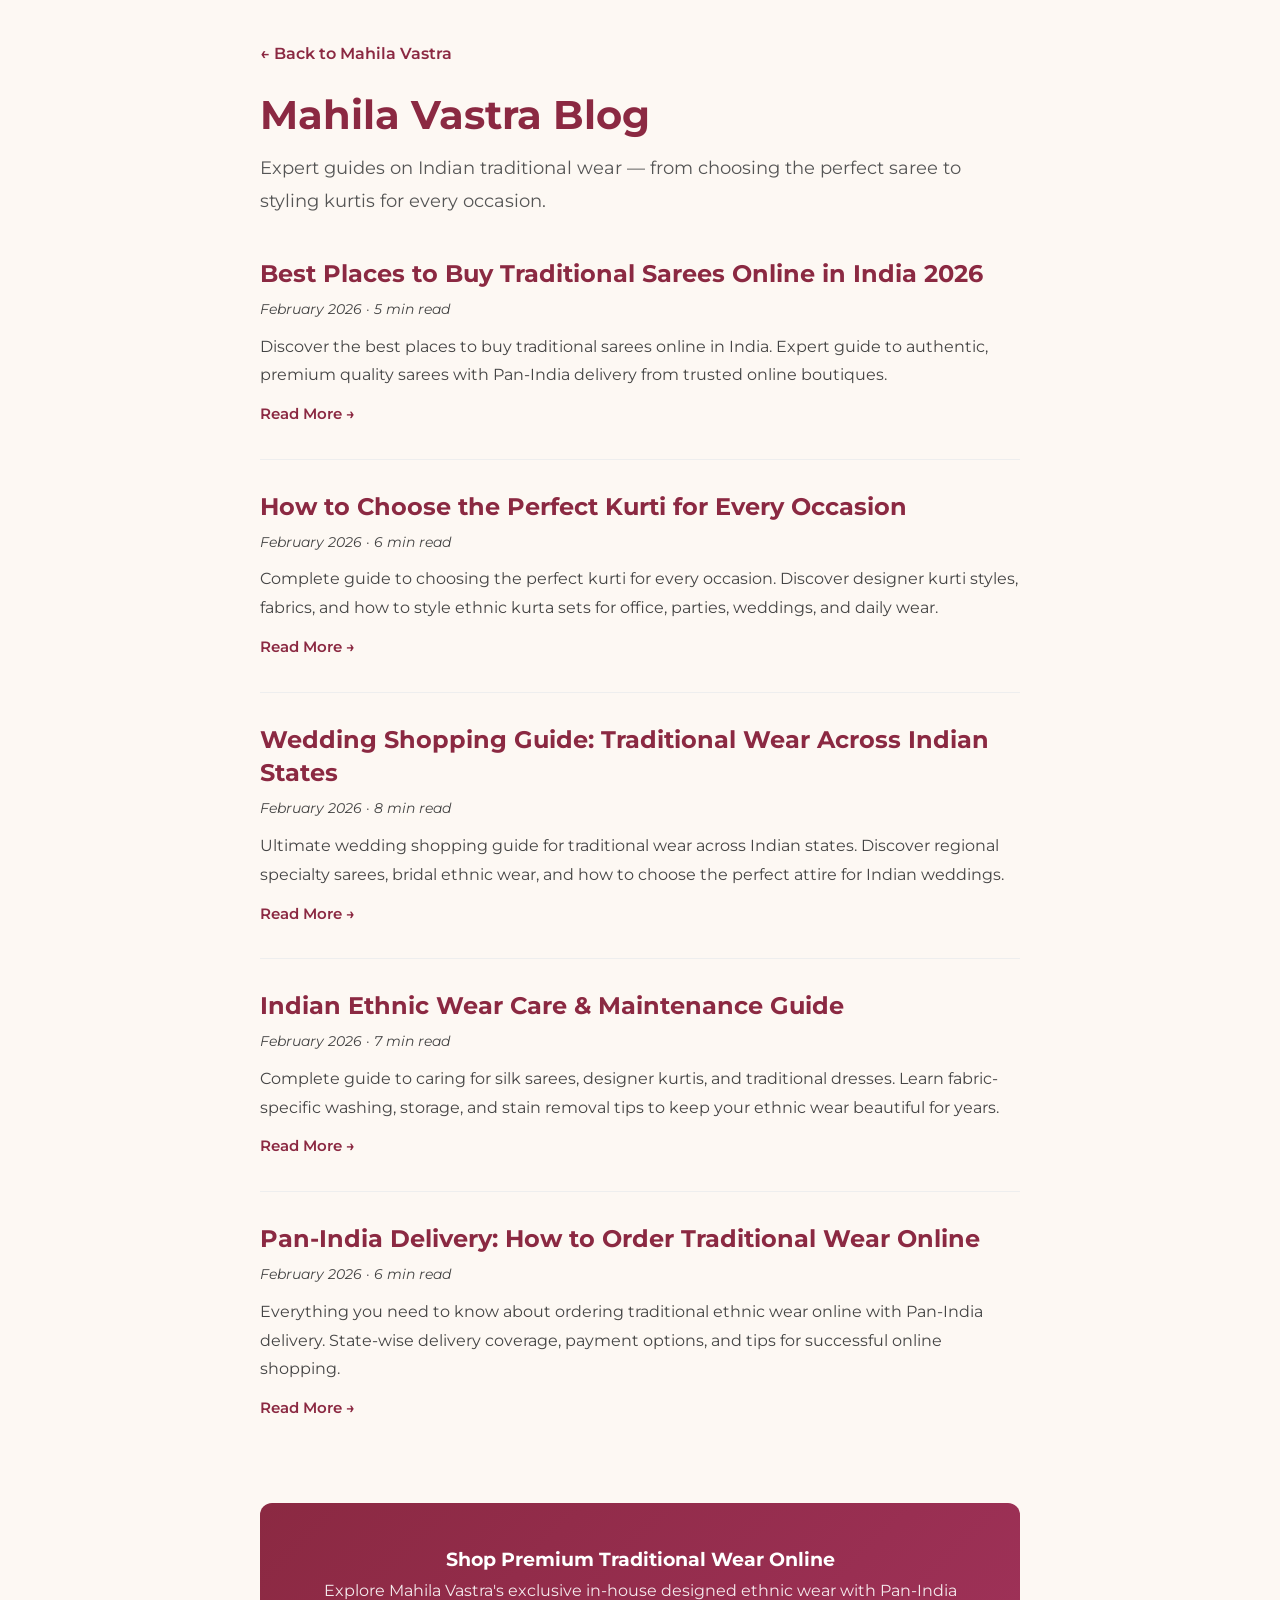
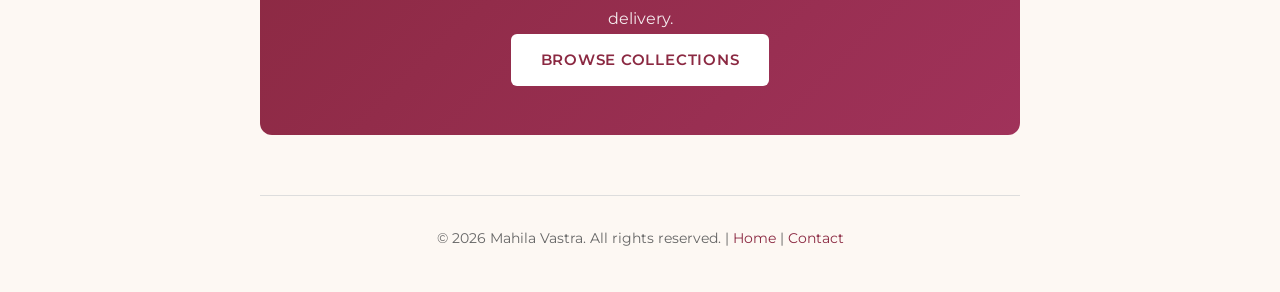
<file: blog/index.html>
<!DOCTYPE html>
<html lang="en">

<head>
    <meta charset="UTF-8">
    <meta name="viewport" content="width=device-width, initial-scale=1.0">
    <meta name="description"
        content="Mahila Vastra Blog - Expert guides on Indian traditional wear, saree shopping, kurti styling, ethnic wear care, wedding outfits, and Pan-India delivery tips.">
    <meta name="robots" content="index, follow, max-image-preview:large, max-snippet:-1, max-video-preview:-1">

    <meta property="og:type" content="website">
    <meta property="og:url" content="https://mahilavastra.in/blog/">
    <meta property="og:title" content="Mahila Vastra Blog - Indian Traditional Wear Guides & Tips">
    <meta property="og:description"
        content="Expert guides on saree shopping, kurti styling, ethnic wear care, wedding outfits, and more.">
    <meta property="og:image" content="https://mahilavastra.in/assets/images/logo/IMG_0798.PNG">
    <meta property="og:locale" content="en_IN">
    <meta property="og:site_name" content="Mahila Vastra">

    <meta name="twitter:card" content="summary_large_image">
    <meta name="twitter:title" content="Mahila Vastra Blog - Indian Traditional Wear Guides & Tips">
    <meta name="twitter:description" content="Expert guides on saree shopping, kurti styling, ethnic wear care, and more.">
    <meta name="twitter:image" content="https://mahilavastra.in/assets/images/logo/IMG_0798.PNG">

    <link rel="canonical" href="https://mahilavastra.in/blog/">
    <link rel="alternate" hreflang="en-in" href="https://mahilavastra.in/blog/">

    <title>Blog - Indian Traditional Wear Guides & Tips | Mahila Vastra</title>
    <link rel="preconnect" href="https://fonts.googleapis.com">
    <link rel="preconnect" href="https://fonts.gstatic.com" crossorigin>
    <link href="https://fonts.googleapis.com/css2?family=Montserrat:wght@300;400;500;600&display=swap" rel="stylesheet">
    <link rel="stylesheet" href="../assets/css/styles.css">
    <link rel="shortcut icon" href="../assets/images/favicon.png">

    <script async src="https://www.googletagmanager.com/gtag/js?id=G-4J6JE2HD1Q"></script>
    <script>
        window.dataLayer = window.dataLayer || [];
        function gtag() { dataLayer.push(arguments); }
        gtag('js', new Date());
        gtag('config', 'G-4J6JE2HD1Q');
    </script>

    <script type="application/ld+json">
    {
      "@context": "https://schema.org",
      "@type": "CollectionPage",
      "name": "Mahila Vastra Blog",
      "description": "Expert guides on Indian traditional wear, saree shopping, kurti styling, ethnic wear care, wedding outfits, and Pan-India delivery.",
      "url": "https://mahilavastra.in/blog/",
      "publisher": {
        "@type": "Organization",
        "name": "Mahila Vastra",
        "url": "https://mahilavastra.in",
        "logo": "https://mahilavastra.in/assets/images/logo/IMG_0798.PNG"
      }
    }
    </script>
</head>

<body>
    <div class="blog-post">
        <header class="blog-header">
            <nav class="blog-nav">
                <a href="../index.html" class="blog-logo">&larr; Back to Mahila Vastra</a>
            </nav>
            <h1>Mahila Vastra Blog</h1>
            <p class="lead">Expert guides on Indian traditional wear — from choosing the perfect saree to styling kurtis for every occasion.</p>
        </header>

        <section class="blog-content">
            <div class="blog-list">
                <article class="blog-list-item">
                    <h2><a href="best-places-buy-traditional-sarees-online-india.html">Best Places to Buy Traditional Sarees Online in India 2026</a></h2>
                    <p class="blog-meta">February 2026 &middot; 5 min read</p>
                    <p>Discover the best places to buy traditional sarees online in India. Expert guide to authentic, premium quality sarees with Pan-India delivery from trusted online boutiques.</p>
                    <a href="best-places-buy-traditional-sarees-online-india.html" class="read-more">Read More &rarr;</a>
                </article>

                <article class="blog-list-item">
                    <h2><a href="how-to-choose-perfect-kurti-every-occasion.html">How to Choose the Perfect Kurti for Every Occasion</a></h2>
                    <p class="blog-meta">February 2026 &middot; 6 min read</p>
                    <p>Complete guide to choosing the perfect kurti for every occasion. Discover designer kurti styles, fabrics, and how to style ethnic kurta sets for office, parties, weddings, and daily wear.</p>
                    <a href="how-to-choose-perfect-kurti-every-occasion.html" class="read-more">Read More &rarr;</a>
                </article>

                <article class="blog-list-item">
                    <h2><a href="wedding-shopping-guide-traditional-wear-indian-states.html">Wedding Shopping Guide: Traditional Wear Across Indian States</a></h2>
                    <p class="blog-meta">February 2026 &middot; 8 min read</p>
                    <p>Ultimate wedding shopping guide for traditional wear across Indian states. Discover regional specialty sarees, bridal ethnic wear, and how to choose the perfect attire for Indian weddings.</p>
                    <a href="wedding-shopping-guide-traditional-wear-indian-states.html" class="read-more">Read More &rarr;</a>
                </article>

                <article class="blog-list-item">
                    <h2><a href="indian-ethnic-wear-care-maintenance-guide.html">Indian Ethnic Wear Care & Maintenance Guide</a></h2>
                    <p class="blog-meta">February 2026 &middot; 7 min read</p>
                    <p>Complete guide to caring for silk sarees, designer kurtis, and traditional dresses. Learn fabric-specific washing, storage, and stain removal tips to keep your ethnic wear beautiful for years.</p>
                    <a href="indian-ethnic-wear-care-maintenance-guide.html" class="read-more">Read More &rarr;</a>
                </article>

                <article class="blog-list-item">
                    <h2><a href="pan-india-delivery-order-traditional-wear-online.html">Pan-India Delivery: How to Order Traditional Wear Online</a></h2>
                    <p class="blog-meta">February 2026 &middot; 6 min read</p>
                    <p>Everything you need to know about ordering traditional ethnic wear online with Pan-India delivery. State-wise delivery coverage, payment options, and tips for successful online shopping.</p>
                    <a href="pan-india-delivery-order-traditional-wear-online.html" class="read-more">Read More &rarr;</a>
                </article>
            </div>

            <div class="blog-cta">
                <h3>Shop Premium Traditional Wear Online</h3>
                <p>Explore Mahila Vastra's exclusive in-house designed ethnic wear with Pan-India delivery.</p>
                <a href="../index.html#catalog" class="btn btn-primary">Browse Collections</a>
            </div>
        </section>

        <footer class="blog-footer">
            <p>&copy; 2026 Mahila Vastra. All rights reserved. | <a href="../index.html">Home</a> | <a
                    href="../index.html#contact">Contact</a></p>
        </footer>
    </div>

    <style>
        .blog-post {
            max-width: 800px;
            margin: 0 auto;
            padding: 40px 20px;
            font-family: 'Montserrat', sans-serif;
            line-height: 1.8;
            color: #2d2d2d;
        }

        .blog-header { margin-bottom: 40px; }
        .blog-nav { margin-bottom: 20px; }

        .blog-logo {
            color: #8B2942;
            text-decoration: none;
            font-weight: 600;
            transition: color 0.3s;
        }
        .blog-logo:hover { color: #B8860B; }

        .blog-post h1 {
            font-size: 2.5rem;
            color: #8B2942;
            margin-bottom: 10px;
            line-height: 1.3;
        }

        .lead {
            font-size: 1.15rem;
            color: #555;
            margin-bottom: 30px;
            font-weight: 400;
        }

        .blog-meta {
            color: #666;
            font-size: 0.9rem;
            font-style: italic;
        }

        .blog-list-item {
            border-bottom: 1px solid #eee;
            padding: 30px 0;
        }
        .blog-list-item:first-child { padding-top: 0; }
        .blog-list-item:last-child { border-bottom: none; }

        .blog-list-item h2 {
            font-size: 1.5rem;
            margin-bottom: 6px;
            line-height: 1.4;
        }

        .blog-list-item h2 a {
            color: #8B2942;
            text-decoration: none;
            transition: color 0.3s;
        }
        .blog-list-item h2 a:hover { color: #B8860B; }

        .blog-list-item p {
            margin-bottom: 10px;
            color: #444;
        }

        .read-more {
            color: #8B2942;
            text-decoration: none;
            font-weight: 600;
            font-size: 0.95rem;
            transition: color 0.3s;
        }
        .read-more:hover { color: #B8860B; }

        .blog-cta {
            background: linear-gradient(135deg, #8B2942 0%, #A0325A 100%);
            color: white;
            padding: 40px;
            border-radius: 12px;
            text-align: center;
            margin: 50px 0;
        }
        .blog-cta h3 { color: white; margin-top: 0; }
        .blog-cta p { color: rgba(255, 255, 255, 0.9); }

        .btn {
            display: inline-block;
            padding: 12px 30px;
            background: white;
            color: #8B2942;
            text-decoration: none;
            border-radius: 6px;
            font-weight: 600;
            transition: all 0.3s;
        }
        .btn:hover {
            transform: translateY(-2px);
            box-shadow: 0 4px 12px rgba(0, 0, 0, 0.2);
        }

        .blog-footer {
            margin-top: 60px;
            padding-top: 30px;
            border-top: 1px solid #ddd;
            text-align: center;
            color: #666;
            font-size: 0.9rem;
        }
        .blog-footer a { color: #8B2942; text-decoration: none; }

        @media (max-width: 768px) {
            .blog-post h1 { font-size: 2rem; }
            .blog-list-item h2 { font-size: 1.3rem; }
            .blog-cta { padding: 30px 20px; }
        }
    </style>
</body>

</html>
</file>
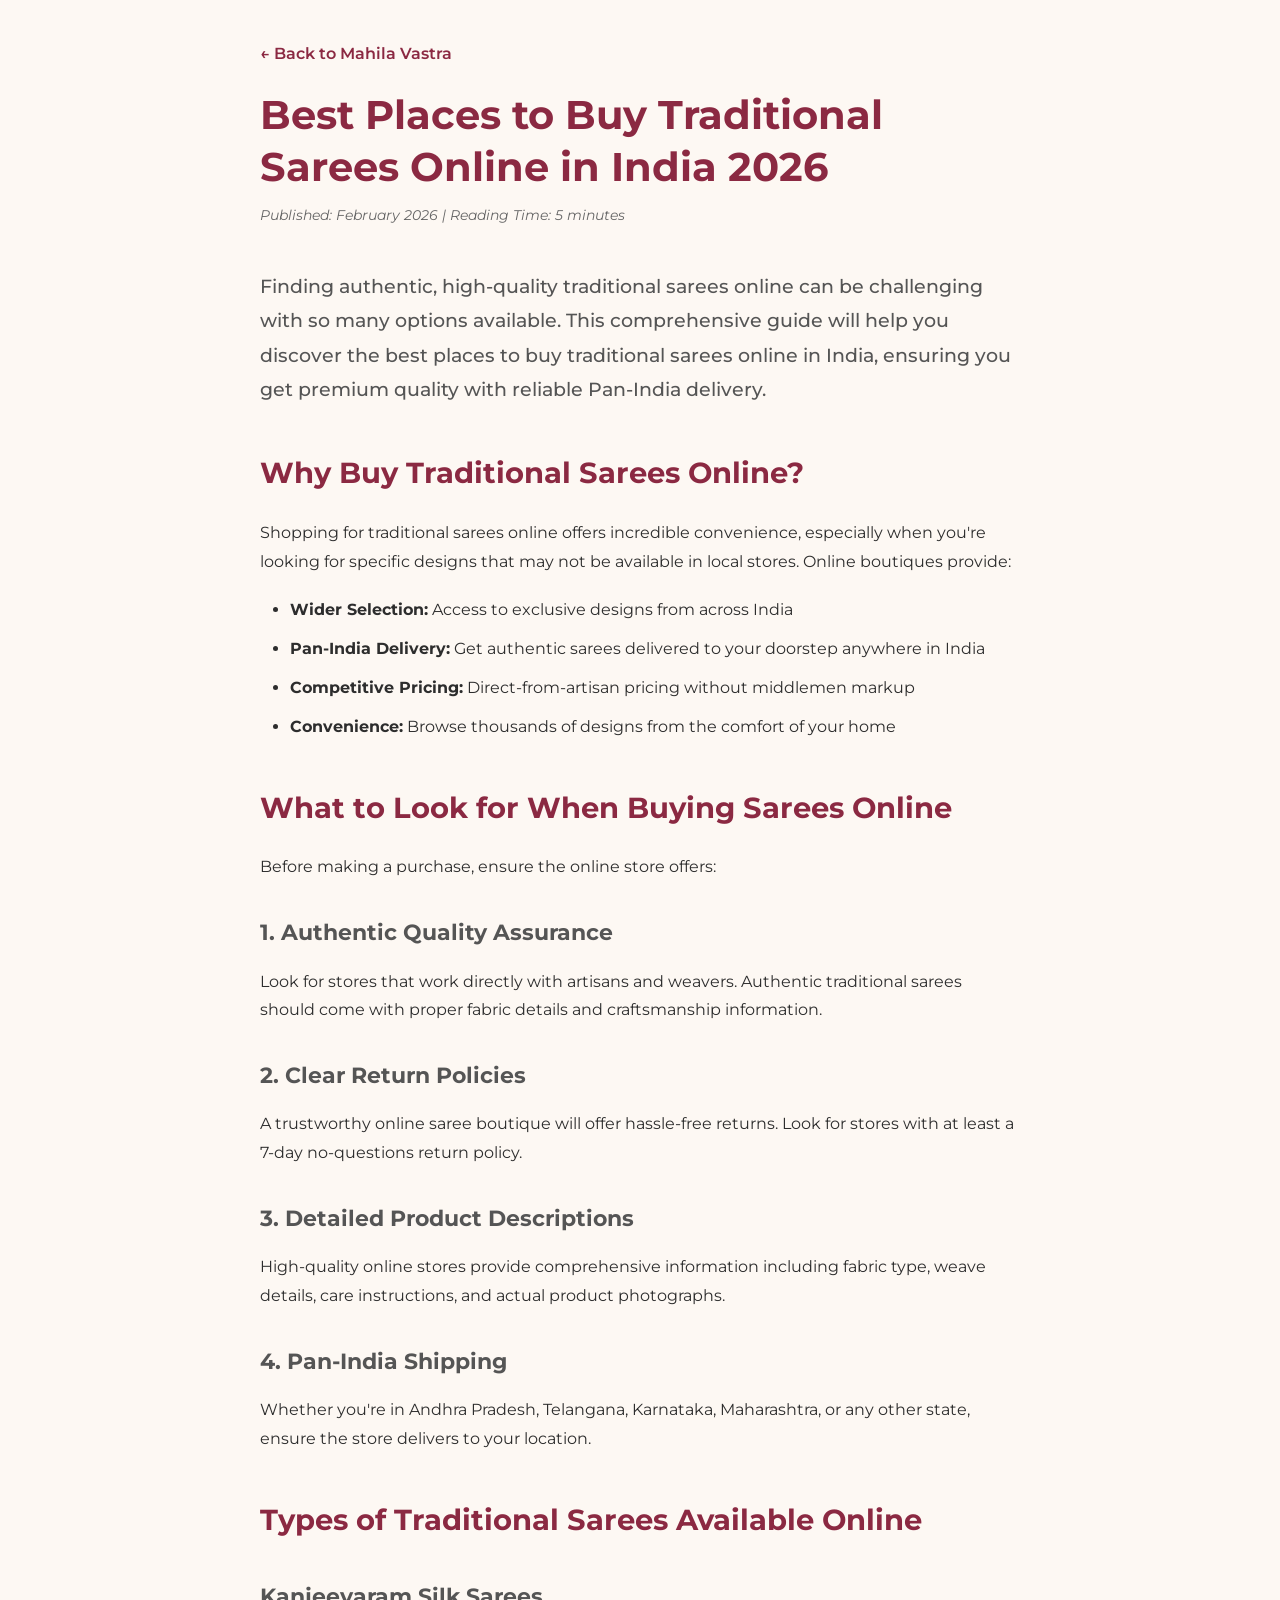
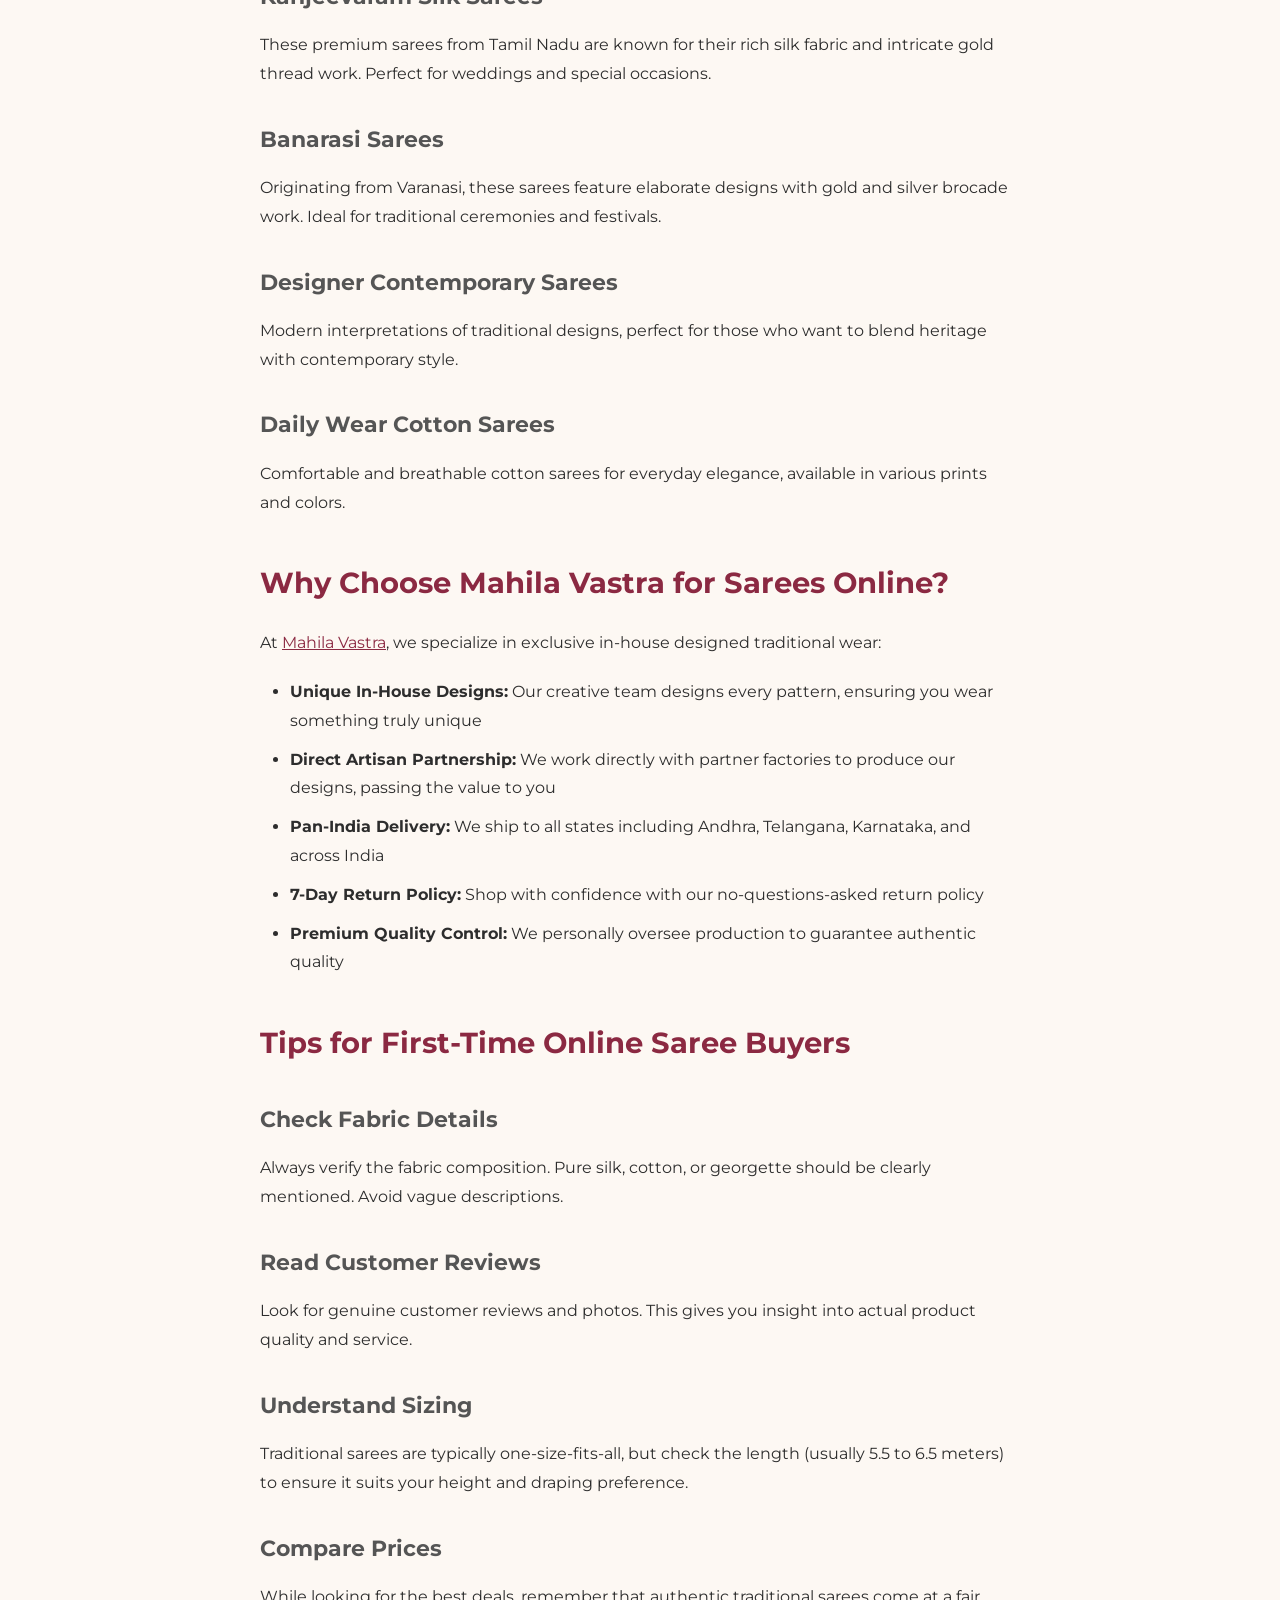
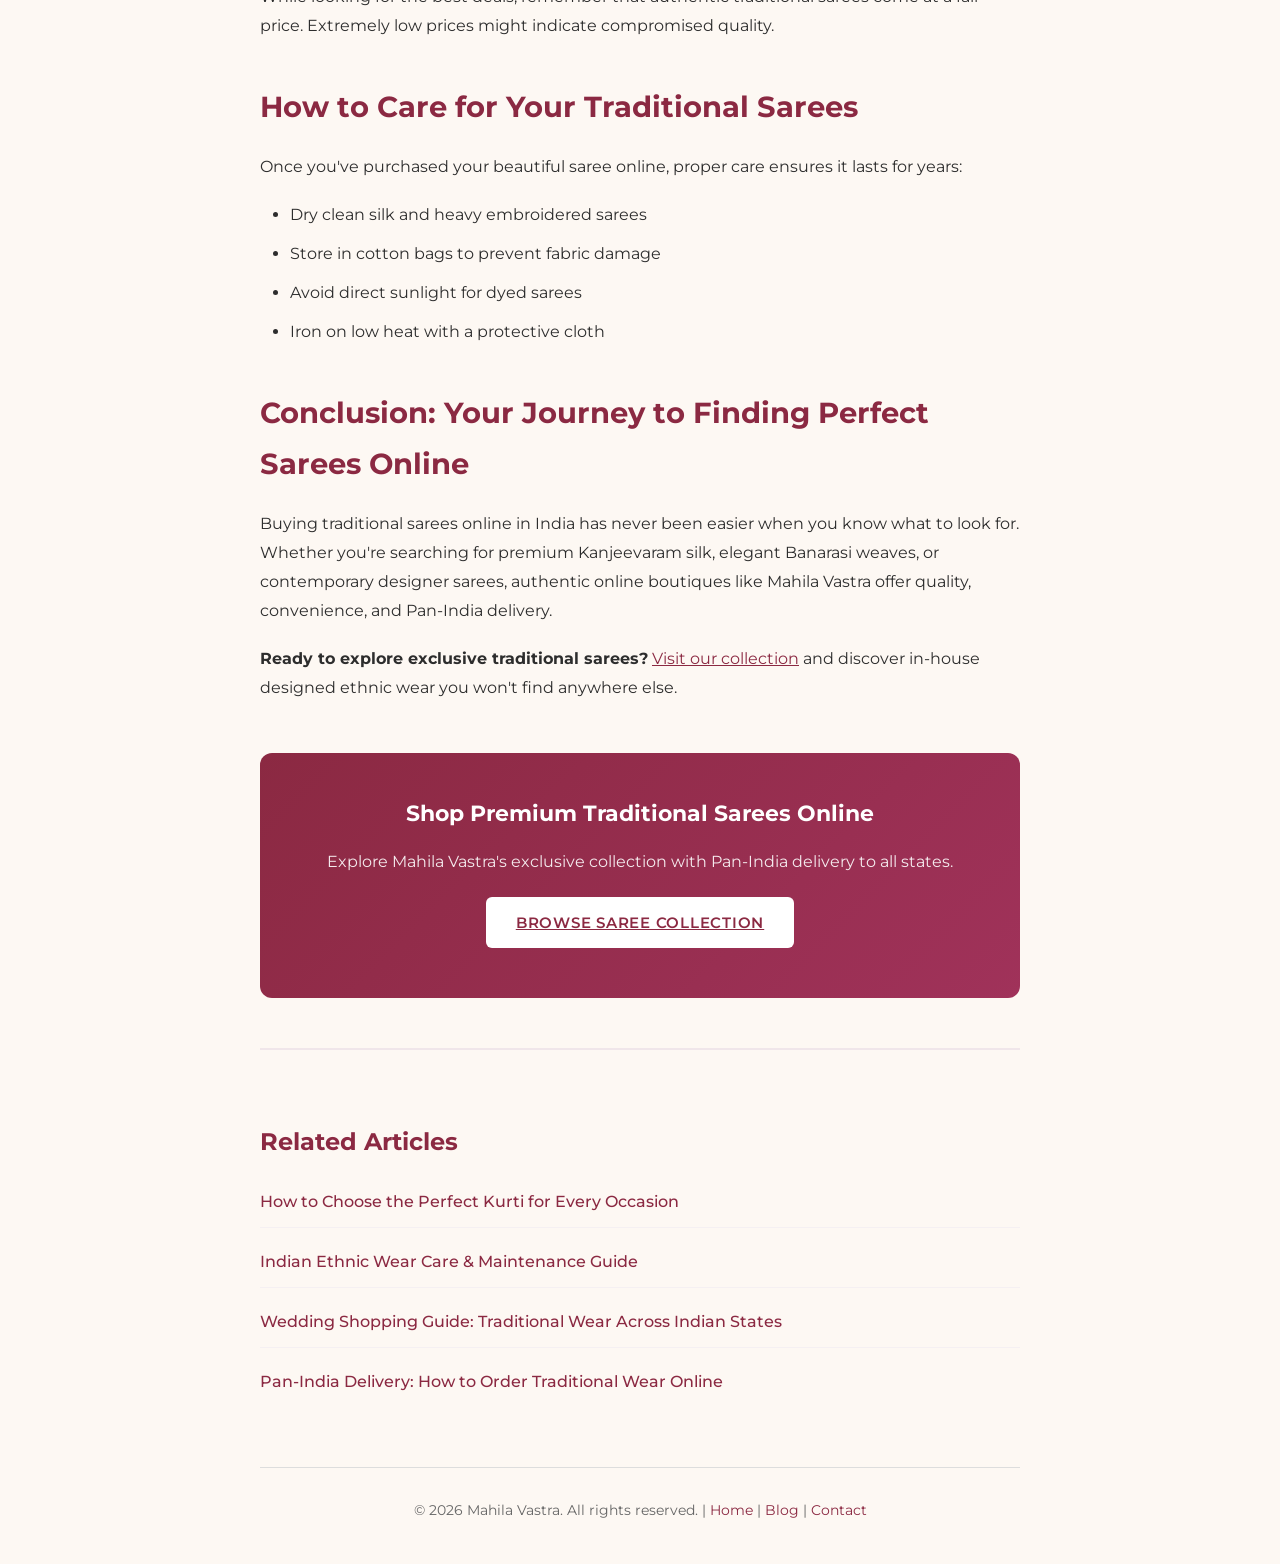
<file: blog/best-places-buy-traditional-sarees-online-india.html>
<!DOCTYPE html>
<html lang="en">

<head>
    <meta charset="UTF-8">
    <meta name="viewport" content="width=device-width, initial-scale=1.0">
    <meta name="description"
        content="Discover the best places to buy traditional sarees online in India. Expert guide to authentic, premium quality sarees with Pan-India delivery. Shop designer sarees, silk sarees, and ethnic wear from trusted online boutiques.">
    <meta name="robots" content="index, follow, max-image-preview:large, max-snippet:-1, max-video-preview:-1">

    <!-- Open Graph -->
    <meta property="og:type" content="article">
    <meta property="og:url" content="https://mahilavastra.in/blog/best-places-buy-traditional-sarees-online-india.html">
    <meta property="og:title" content="Best Places to Buy Traditional Sarees Online in India 2026">
    <meta property="og:description"
        content="Complete guide to buying authentic traditional sarees online. Find premium quality sarees with Pan-India delivery from trusted boutiques.">
    <meta property="og:image" content="https://mahilavastra.in/assets/images/logo/IMG_0798.PNG">
    <meta property="og:locale" content="en_IN">
    <meta property="og:site_name" content="Mahila Vastra">

    <!-- Twitter -->
    <meta name="twitter:card" content="summary_large_image">
    <meta name="twitter:title" content="Best Places to Buy Traditional Sarees Online in India 2026">
    <meta name="twitter:description" content="Complete guide to buying authentic traditional sarees online. Find premium quality sarees with Pan-India delivery.">
    <meta name="twitter:image" content="https://mahilavastra.in/assets/images/logo/IMG_0798.PNG">

    <link rel="canonical" href="https://mahilavastra.in/blog/best-places-buy-traditional-sarees-online-india.html">
    <link rel="alternate" hreflang="en-in" href="https://mahilavastra.in/blog/best-places-buy-traditional-sarees-online-india.html">

    <title>Best Places to Buy Traditional Sarees Online in India 2026 | Mahila Vastra</title>
    <link rel="preconnect" href="https://fonts.googleapis.com">
    <link rel="preconnect" href="https://fonts.gstatic.com" crossorigin>
    <link href="https://fonts.googleapis.com/css2?family=Montserrat:wght@300;400;500;600&display=swap" rel="stylesheet">
    <link rel="stylesheet" href="../assets/css/styles.css">
    <link rel="shortcut icon" href="../assets/images/favicon.png">

    <!-- Google tag (gtag.js) -->
    <script async src="https://www.googletagmanager.com/gtag/js?id=G-4J6JE2HD1Q"></script>
    <script>
        window.dataLayer = window.dataLayer || [];
        function gtag() { dataLayer.push(arguments); }
        gtag('js', new Date());
        gtag('config', 'G-4J6JE2HD1Q');
    </script>

    <!-- Article Structured Data -->
    <script type="application/ld+json">
    {
      "@context": "https://schema.org",
      "@type": "Article",
      "headline": "Best Places to Buy Traditional Sarees Online in India 2026",
      "description": "Discover the best places to buy traditional sarees online in India. Expert guide to authentic, premium quality sarees with Pan-India delivery.",
      "author": { "@type": "Organization", "name": "Mahila Vastra", "url": "https://mahilavastra.in" },
      "publisher": { "@type": "Organization", "name": "Mahila Vastra", "logo": { "@type": "ImageObject", "url": "https://mahilavastra.in/assets/images/logo/IMG_0798.PNG" } },
      "datePublished": "2026-02-01",
      "dateModified": "2026-04-04",
      "mainEntityOfPage": "https://mahilavastra.in/blog/best-places-buy-traditional-sarees-online-india.html",
      "image": "https://mahilavastra.in/assets/images/logo/IMG_0798.PNG"
    }
    </script>
</head>

<body>
    <article class="blog-post">
        <header class="blog-header">
            <nav class="blog-nav">
                <a href="../index.html" class="blog-logo">← Back to Mahila Vastra</a>
            </nav>
            <h1>Best Places to Buy Traditional Sarees Online in India 2026</h1>
            <p class="blog-meta">Published: February 2026 | Reading Time: 5 minutes</p>
        </header>

        <section class="blog-content">
            <p class="lead">Finding authentic, high-quality traditional sarees online can be challenging with so many
                options available. This comprehensive guide will help you discover the best places to buy traditional
                sarees online in India, ensuring you get premium quality with reliable Pan-India delivery.</p>

            <h2>Why Buy Traditional Sarees Online?</h2>
            <p>Shopping for traditional sarees online offers incredible convenience, especially when you're looking for
                specific designs that may not be available in local stores. Online boutiques provide:</p>
            <ul>
                <li><strong>Wider Selection:</strong> Access to exclusive designs from across India</li>
                <li><strong>Pan-India Delivery:</strong> Get authentic sarees delivered to your doorstep anywhere in
                    India</li>
                <li><strong>Competitive Pricing:</strong> Direct-from-artisan pricing without middlemen markup</li>
                <li><strong>Convenience:</strong> Browse thousands of designs from the comfort of your home</li>
            </ul>

            <h2>What to Look for When Buying Sarees Online</h2>
            <p>Before making a purchase, ensure the online store offers:</p>

            <h3>1. Authentic Quality Assurance</h3>
            <p>Look for stores that work directly with artisans and weavers. Authentic traditional sarees should come
                with proper fabric details and craftsmanship information.</p>

            <h3>2. Clear Return Policies</h3>
            <p>A trustworthy online saree boutique will offer hassle-free returns. Look for stores with at least a 7-day
                no-questions return policy.</p>

            <h3>3. Detailed Product Descriptions</h3>
            <p>High-quality online stores provide comprehensive information including fabric type, weave details, care
                instructions, and actual product photographs.</p>

            <h3>4. Pan-India Shipping</h3>
            <p>Whether you're in Andhra Pradesh, Telangana, Karnataka, Maharashtra, or any other state, ensure the store
                delivers to your location.</p>

            <h2>Types of Traditional Sarees Available Online</h2>

            <h3>Kanjeevaram Silk Sarees</h3>
            <p>These premium sarees from Tamil Nadu are known for their rich silk fabric and intricate gold thread work.
                Perfect for weddings and special occasions.</p>

            <h3>Banarasi Sarees</h3>
            <p>Originating from Varanasi, these sarees feature elaborate designs with gold and silver brocade work.
                Ideal for traditional ceremonies and festivals.</p>

            <h3>Designer Contemporary Sarees</h3>
            <p>Modern interpretations of traditional designs, perfect for those who want to blend heritage with
                contemporary style.</p>

            <h3>Daily Wear Cotton Sarees</h3>
            <p>Comfortable and breathable cotton sarees for everyday elegance, available in various prints and colors.
            </p>

            <h2>Why Choose Mahila Vastra for Sarees Online?</h2>
            <p>At <a href="../index.html#catalog">Mahila Vastra</a>, we specialize in exclusive in-house designed
                traditional wear:</p>

            <ul>
                <li><strong>Unique In-House Designs:</strong> Our creative team designs every pattern, ensuring you wear
                    something truly unique</li>
                <li><strong>Direct Artisan Partnership:</strong> We work directly with partner factories to produce our
                    designs, passing the value to you</li>
                <li><strong>Pan-India Delivery:</strong> We ship to all states including Andhra, Telangana, Karnataka,
                    and across India</li>
                <li><strong>7-Day Return Policy:</strong> Shop with confidence with our no-questions-asked return policy
                </li>
                <li><strong>Premium Quality Control:</strong> We personally oversee production to guarantee authentic
                    quality</li>
            </ul>

            <h2>Tips for First-Time Online Saree Buyers</h2>

            <h3>Check Fabric Details</h3>
            <p>Always verify the fabric composition. Pure silk, cotton, or georgette should be clearly mentioned. Avoid
                vague descriptions.</p>

            <h3>Read Customer Reviews</h3>
            <p>Look for genuine customer reviews and photos. This gives you insight into actual product quality and
                service.</p>

            <h3>Understand Sizing</h3>
            <p>Traditional sarees are typically one-size-fits-all, but check the length (usually 5.5 to 6.5 meters) to
                ensure it suits your height and draping preference.</p>

            <h3>Compare Prices</h3>
            <p>While looking for the best deals, remember that authentic traditional sarees come at a fair price.
                Extremely low prices might indicate compromised quality.</p>

            <h2>How to Care for Your Traditional Sarees</h2>
            <p>Once you've purchased your beautiful saree online, proper care ensures it lasts for years:</p>
            <ul>
                <li>Dry clean silk and heavy embroidered sarees</li>
                <li>Store in cotton bags to prevent fabric damage</li>
                <li>Avoid direct sunlight for dyed sarees</li>
                <li>Iron on low heat with a protective cloth</li>
            </ul>

            <h2>Conclusion: Your Journey to Finding Perfect Sarees Online</h2>
            <p>Buying traditional sarees online in India has never been easier when you know what to look for. Whether
                you're searching for premium Kanjeevaram silk, elegant Banarasi weaves, or contemporary designer sarees,
                authentic online boutiques like Mahila Vastra offer quality, convenience, and Pan-India delivery.</p>

            <p><strong>Ready to explore exclusive traditional sarees?</strong> <a href="../index.html#catalog">Visit our
                    collection</a> and discover in-house designed ethnic wear you won't find anywhere else.</p>

            <div class="blog-cta">
                <h3>Shop Premium Traditional Sarees Online</h3>
                <p>Explore Mahila Vastra's exclusive collection with Pan-India delivery to all states.</p>
                <a href="../index.html#catalog" class="btn btn-primary">Browse Saree Collection</a>
            </div>

            <div class="related-articles">
                <h2>Related Articles</h2>
                <ul>
                    <li><a href="how-to-choose-perfect-kurti-every-occasion.html">How to Choose the Perfect Kurti for Every Occasion</a></li>
                    <li><a href="indian-ethnic-wear-care-maintenance-guide.html">Indian Ethnic Wear Care & Maintenance Guide</a></li>
                    <li><a href="wedding-shopping-guide-traditional-wear-indian-states.html">Wedding Shopping Guide: Traditional Wear Across Indian States</a></li>
                    <li><a href="pan-india-delivery-order-traditional-wear-online.html">Pan-India Delivery: How to Order Traditional Wear Online</a></li>
                </ul>
            </div>
        </section>

        <footer class="blog-footer">
            <p>&copy; 2026 Mahila Vastra. All rights reserved. | <a href="../index.html">Home</a> | <a
                    href="index.html">Blog</a> | <a href="../index.html#contact">Contact</a></p>
        </footer>
    </article>

    <style>
        .blog-post {
            max-width: 800px;
            margin: 0 auto;
            padding: 40px 20px;
            font-family: 'Montserrat', sans-serif;
            line-height: 1.8;
            color: #2d2d2d;
        }

        .blog-header {
            margin-bottom: 40px;
        }

        .blog-nav {
            margin-bottom: 20px;
        }

        .blog-logo {
            color: #8B2942;
            text-decoration: none;
            font-weight: 600;
            transition: color 0.3s;
        }

        .blog-logo:hover {
            color: #B8860B;
        }

        .blog-post h1 {
            font-size: 2.5rem;
            color: #8B2942;
            margin-bottom: 10px;
            line-height: 1.3;
        }

        .blog-meta {
            color: #666;
            font-size: 0.9rem;
            font-style: italic;
        }

        .lead {
            font-size: 1.2rem;
            color: #555;
            margin-bottom: 30px;
            font-weight: 500;
        }

        .blog-content h2 {
            font-size: 1.8rem;
            color: #8B2942;
            margin-top: 40px;
            margin-bottom: 20px;
        }

        .blog-content h3 {
            font-size: 1.4rem;
            color: #555;
            margin-top: 30px;
            margin-bottom: 15px;
        }

        .blog-content p {
            margin-bottom: 20px;
        }

        .blog-content ul,
        .blog-content ol {
            margin-bottom: 20px;
            padding-left: 30px;
        }

        .blog-content li {
            margin-bottom: 10px;
        }

        .blog-content a {
            color: #8B2942;
            text-decoration: underline;
            transition: color 0.3s;
        }

        .blog-content a:hover {
            color: #B8860B;
        }

        .blog-cta {
            background: linear-gradient(135deg, #8B2942 0%, #A0325A 100%);
            color: white;
            padding: 40px;
            border-radius: 12px;
            text-align: center;
            margin: 50px 0;
        }

        .blog-cta h3 {
            color: white;
            margin-top: 0;
        }

        .blog-cta p {
            color: rgba(255, 255, 255, 0.9);
        }

        .btn {
            display: inline-block;
            padding: 12px 30px;
            background: white;
            color: #8B2942;
            text-decoration: none;
            border-radius: 6px;
            font-weight: 600;
            transition: all 0.3s;
        }

        .btn:hover {
            transform: translateY(-2px);
            box-shadow: 0 4px 12px rgba(0, 0, 0, 0.2);
        }

        .blog-footer {
            margin-top: 60px;
            padding-top: 30px;
            border-top: 1px solid #ddd;
            text-align: center;
            color: #666;
            font-size: 0.9rem;
        }

        .blog-footer a {
            color: #8B2942;
            text-decoration: none;
        }

        .related-articles {
            margin-top: 50px;
            padding-top: 30px;
            border-top: 2px solid #f0e6ea;
        }

        .related-articles h2 {
            font-size: 1.5rem;
            color: #8B2942;
            margin-bottom: 15px;
        }

        .related-articles ul {
            list-style: none;
            padding: 0;
        }

        .related-articles li {
            padding: 10px 0;
            border-bottom: 1px solid #f5f0f2;
        }

        .related-articles li:last-child {
            border-bottom: none;
        }

        .related-articles a {
            color: #8B2942;
            text-decoration: none;
            font-weight: 500;
            transition: color 0.3s;
        }

        .related-articles a:hover {
            color: #B8860B;
        }

        @media (max-width: 768px) {
            .blog-post h1 {
                font-size: 2rem;
            }

            .blog-content h2 {
                font-size: 1.5rem;
            }

            .blog-cta {
                padding: 30px 20px;
            }
        }
    </style>
</body>

</html>
</file>
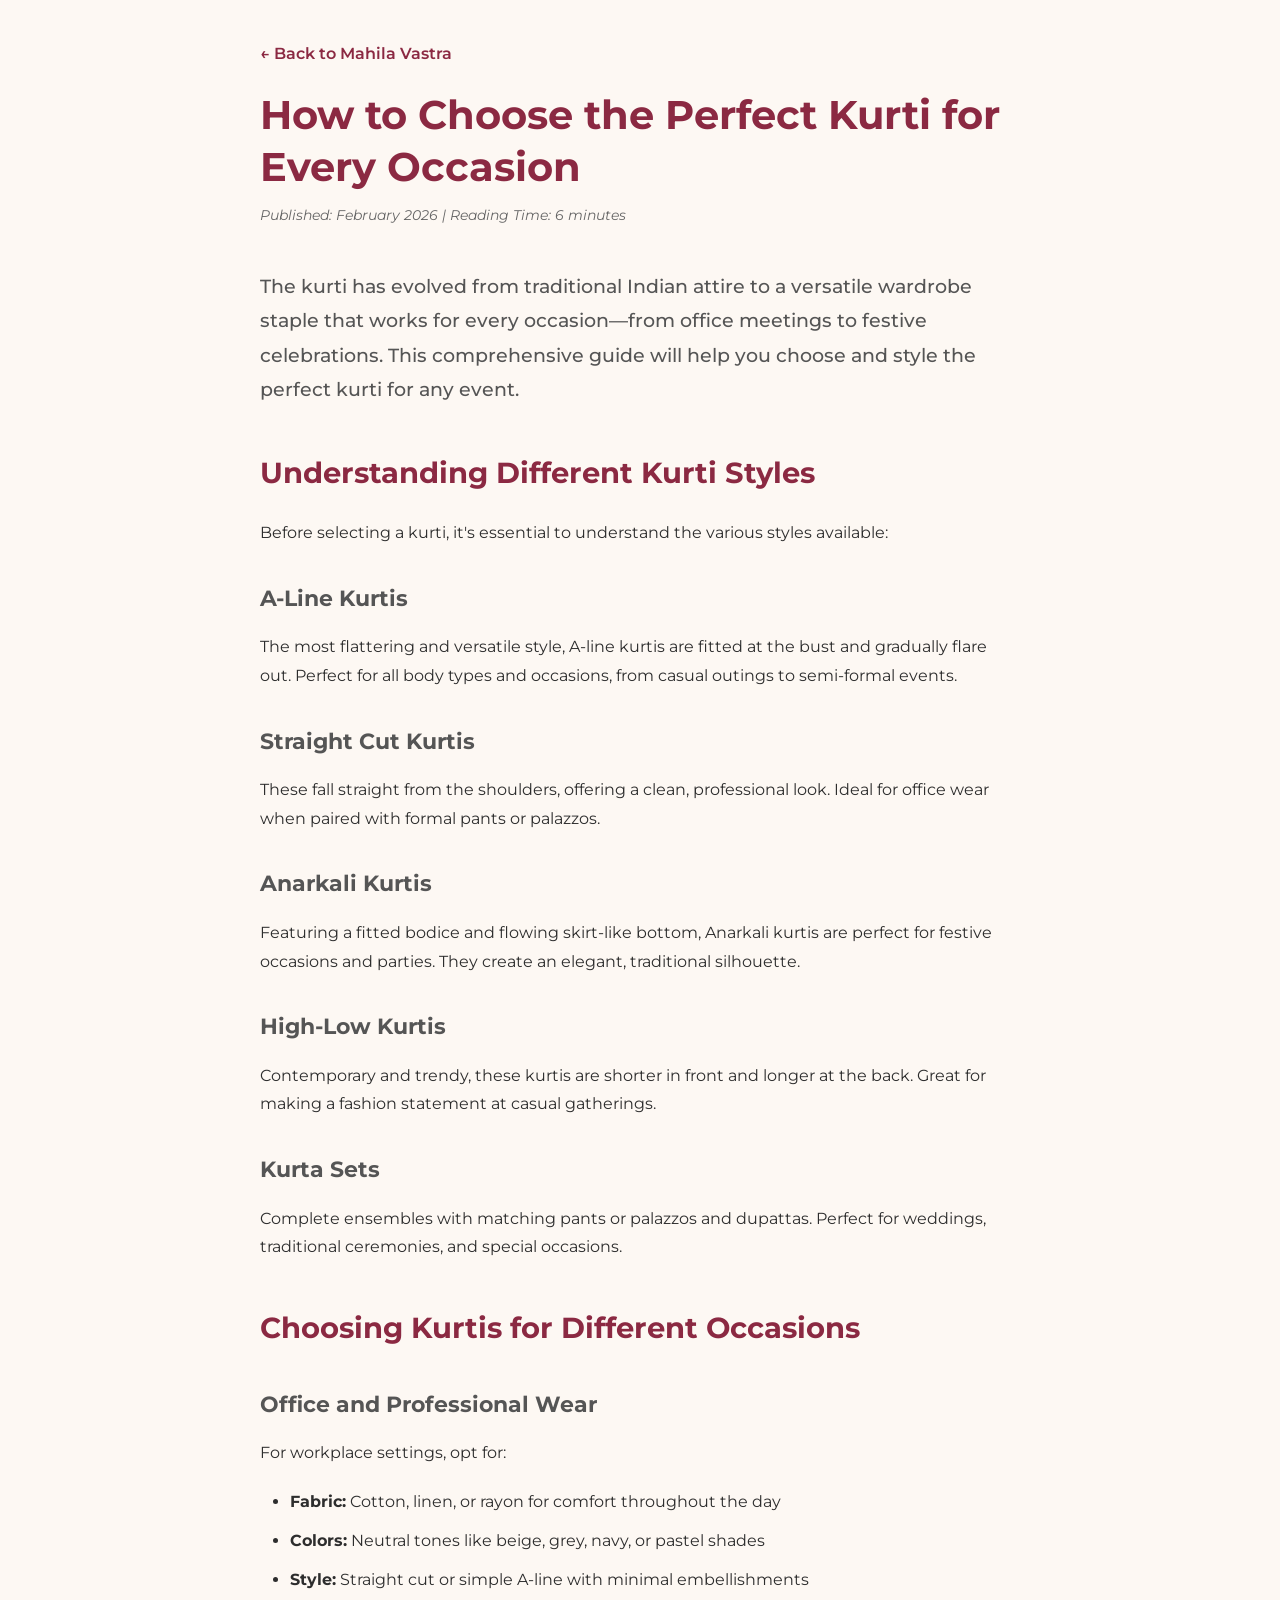
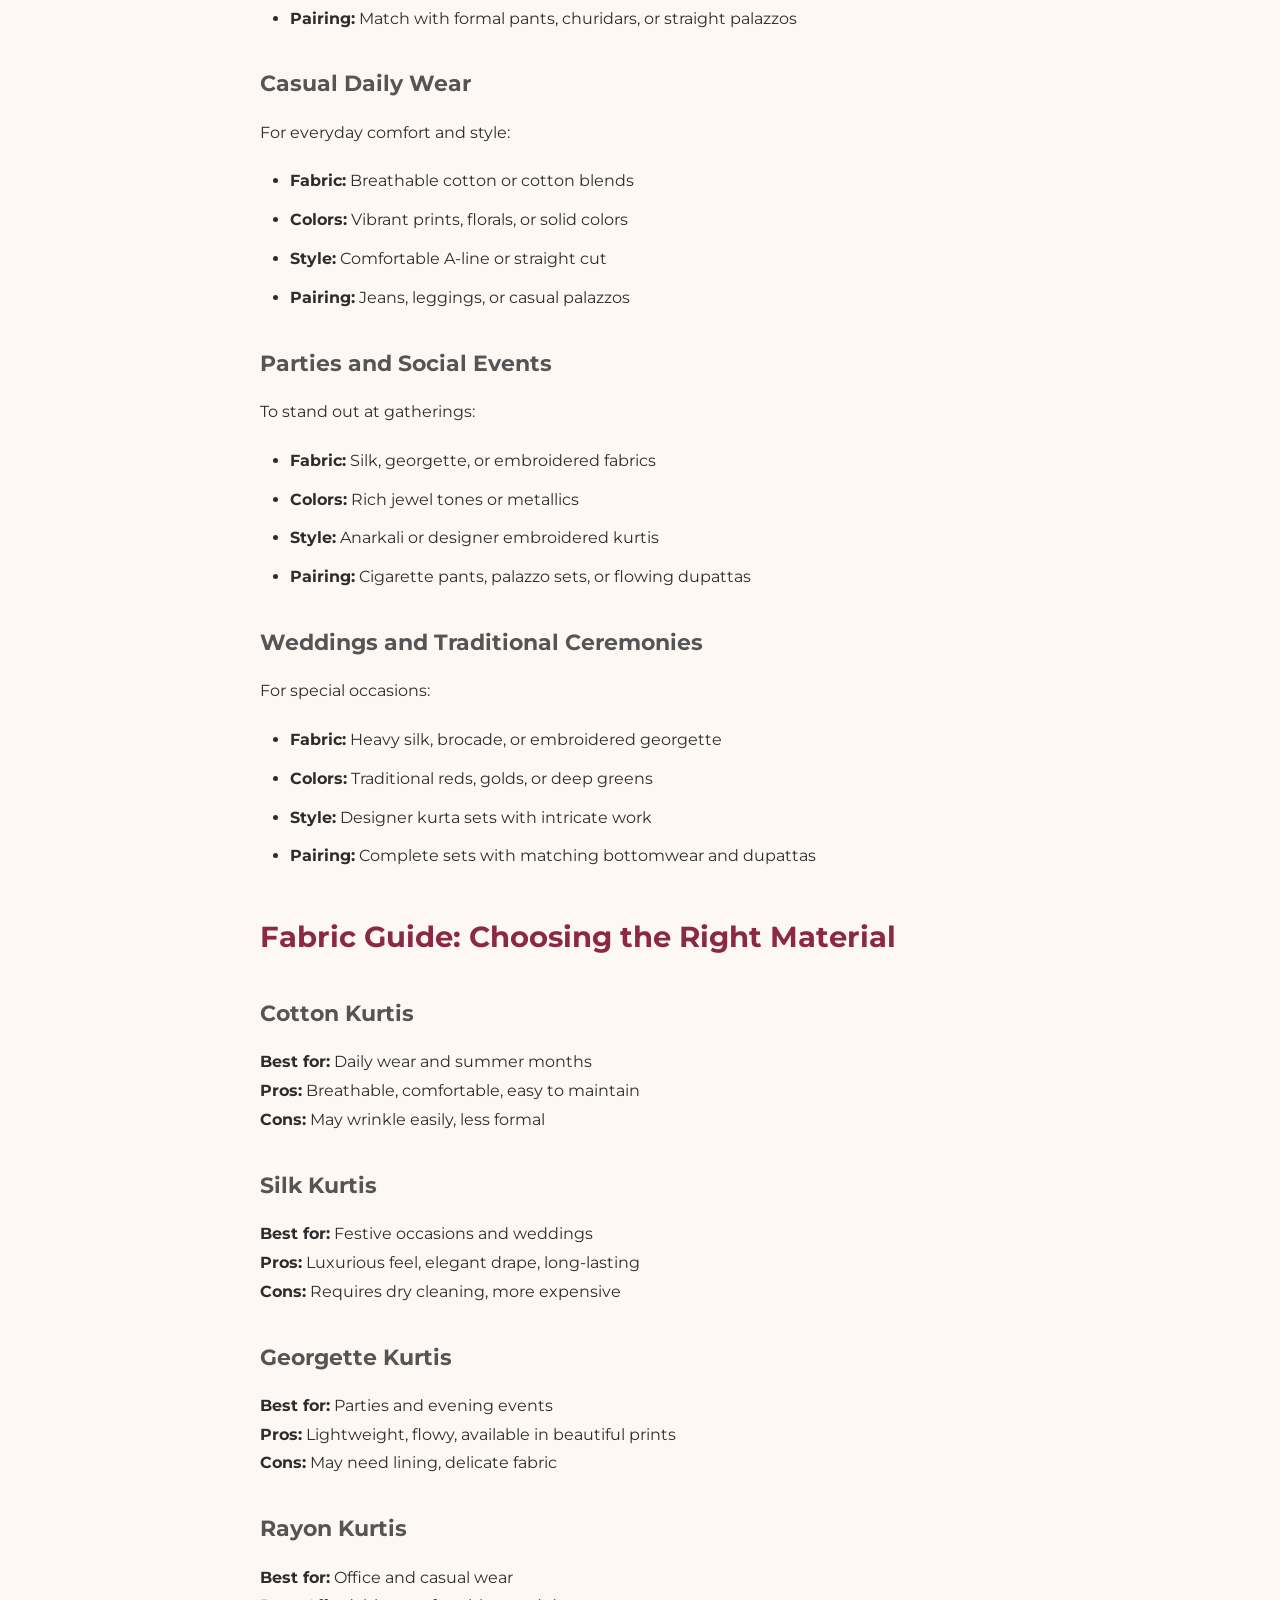
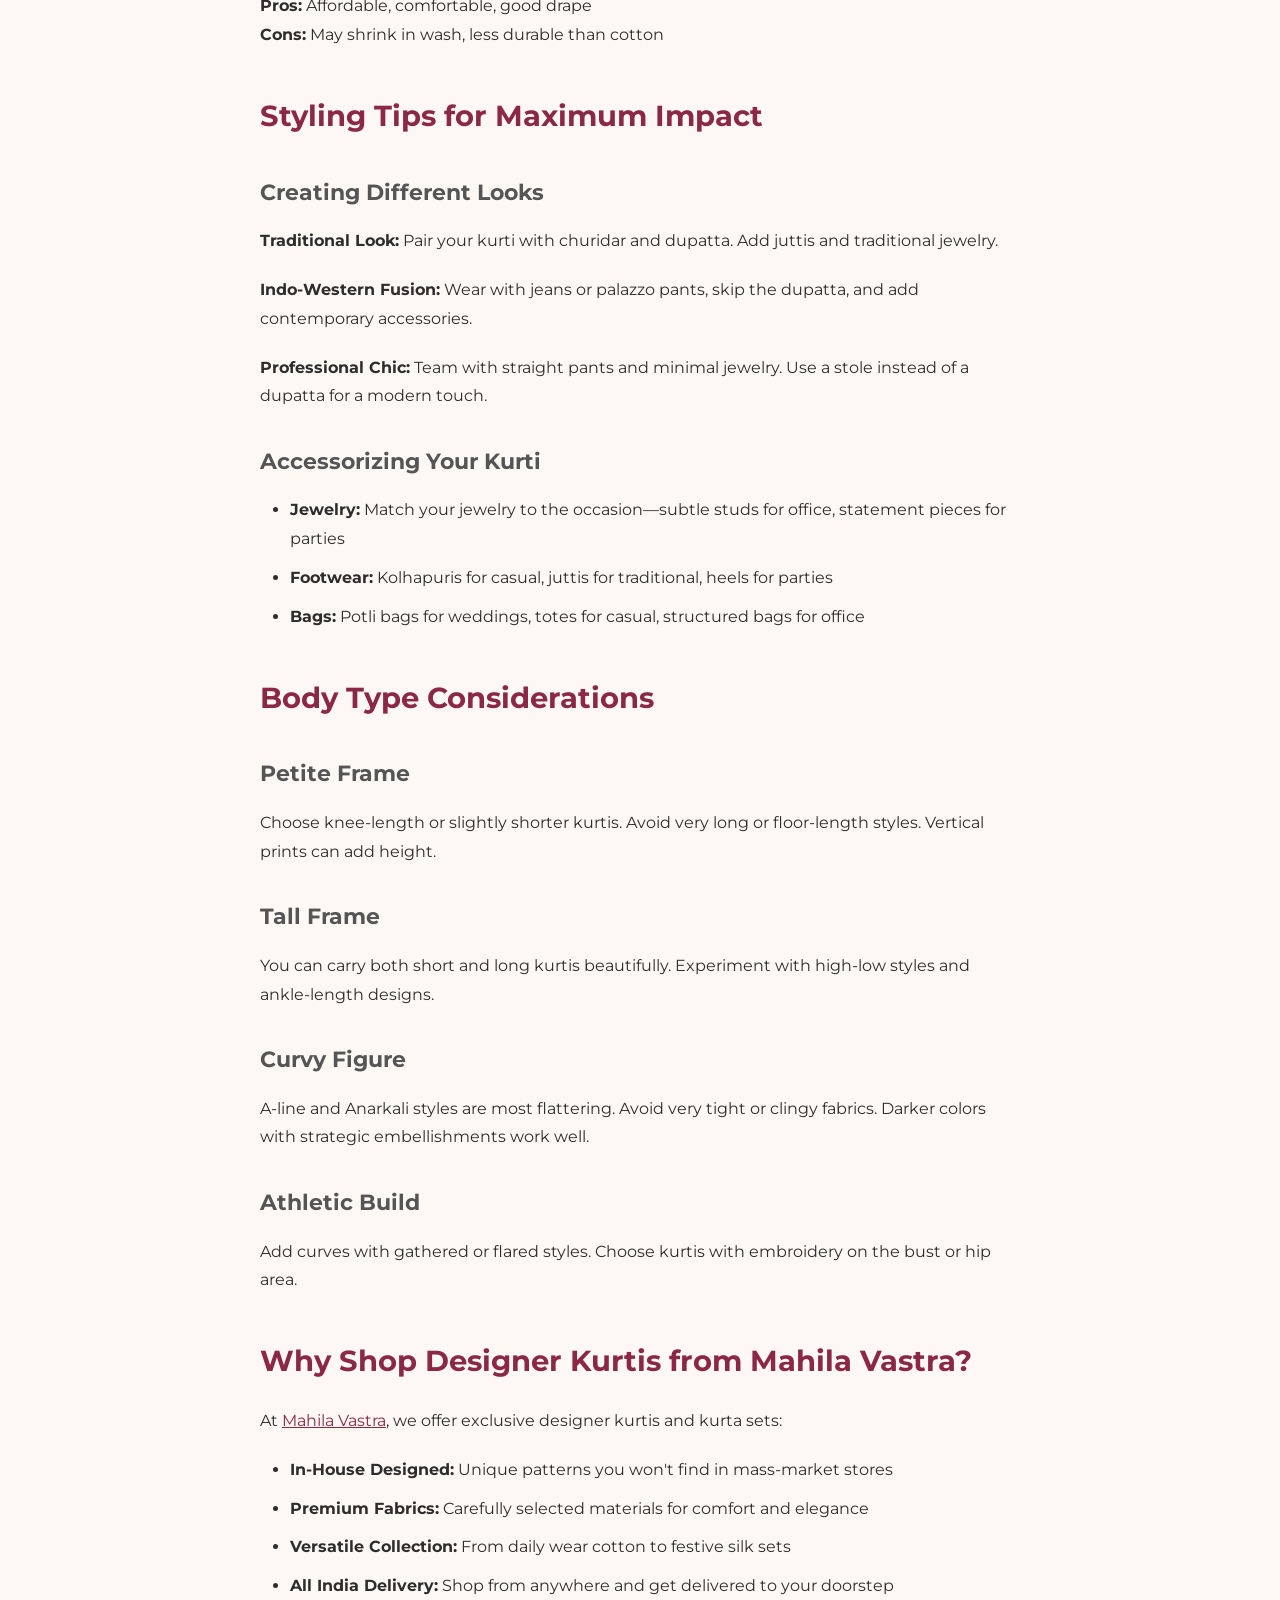
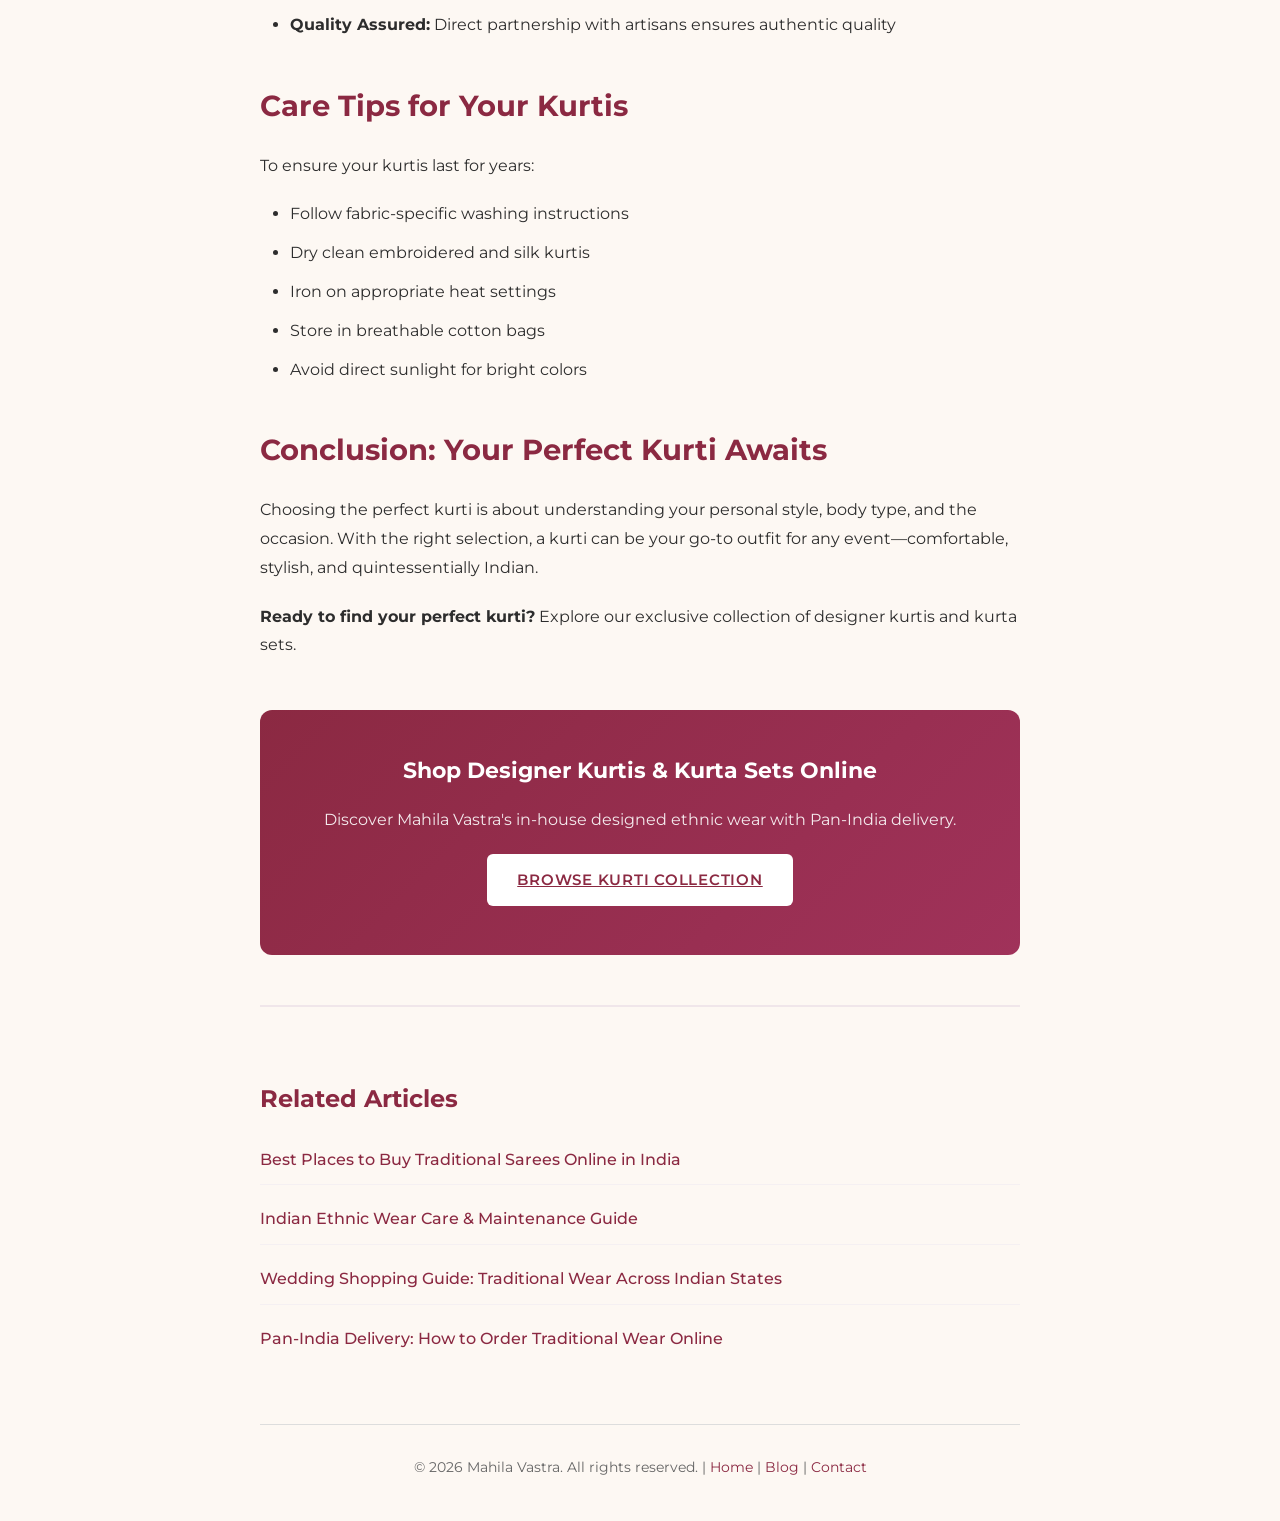
<file: blog/how-to-choose-perfect-kurti-every-occasion.html>
<!DOCTYPE html>
<html lang="en">

<head>
    <meta charset="UTF-8">
    <meta name="viewport" content="width=device-width, initial-scale=1.0">
    <meta name="description"
        content="Complete guide to choosing the perfect kurti for every occasion. Discover designer kurtis styles, fabrics, and how to style ethnic kurta sets for office, parties, weddings, and daily wear.">
    <meta name="robots" content="index, follow, max-image-preview:large, max-snippet:-1, max-video-preview:-1">

    <meta property="og:type" content="article">
    <meta property="og:url" content="https://mahilavastra.in/blog/how-to-choose-perfect-kurti-every-occasion.html">
    <meta property="og:title" content="How to Choose the Perfect Kurti for Every Occasion">
    <meta property="og:description"
        content="Expert guide to selecting and styling designer kurtis for various occasions. Complete kurti shopping and styling tips.">
    <meta property="og:image" content="https://mahilavastra.in/assets/images/logo/IMG_0798.PNG">
    <meta property="og:locale" content="en_IN">
    <meta property="og:site_name" content="Mahila Vastra">

    <meta name="twitter:card" content="summary_large_image">
    <meta name="twitter:title" content="How to Choose the Perfect Kurti for Every Occasion">
    <meta name="twitter:description" content="Expert guide to selecting and styling designer kurtis for various occasions.">
    <meta name="twitter:image" content="https://mahilavastra.in/assets/images/logo/IMG_0798.PNG">

    <link rel="canonical" href="https://mahilavastra.in/blog/how-to-choose-perfect-kurti-every-occasion.html">
    <link rel="alternate" hreflang="en-in" href="https://mahilavastra.in/blog/how-to-choose-perfect-kurti-every-occasion.html">

    <title>How to Choose the Perfect Kurti for Every Occasion | Styling Guide</title>
    <link rel="preconnect" href="https://fonts.googleapis.com">
    <link rel="preconnect" href="https://fonts.gstatic.com" crossorigin>
    <link href="https://fonts.googleapis.com/css2?family=Montserrat:wght@300;400;500;600&display=swap" rel="stylesheet">
    <link rel="stylesheet" href="../assets/css/styles.css">
    <link rel="shortcut icon" href="../assets/images/favicon.png">

    <script async src="https://www.googletagmanager.com/gtag/js?id=G-4J6JE2HD1Q"></script>
    <script>
        window.dataLayer = window.dataLayer || [];
        function gtag() { dataLayer.push(arguments); }
        gtag('js', new Date());
        gtag('config', 'G-4J6JE2HD1Q');
    </script>

    <script type="application/ld+json">
    {
      "@context": "https://schema.org",
      "@type": "Article",
      "headline": "How to Choose the Perfect Kurti for Every Occasion",
      "description": "Complete guide to choosing the perfect kurti for every occasion. Discover designer kurtis styles, fabrics, and styling tips.",
      "author": { "@type": "Organization", "name": "Mahila Vastra", "url": "https://mahilavastra.in" },
      "publisher": { "@type": "Organization", "name": "Mahila Vastra", "logo": { "@type": "ImageObject", "url": "https://mahilavastra.in/assets/images/logo/IMG_0798.PNG" } },
      "datePublished": "2026-02-01",
      "dateModified": "2026-04-04",
      "mainEntityOfPage": "https://mahilavastra.in/blog/how-to-choose-perfect-kurti-every-occasion.html",
      "image": "https://mahilavastra.in/assets/images/logo/IMG_0798.PNG"
    }
    </script>
</head>

<body>
    <article class="blog-post">
        <header class="blog-header">
            <nav class="blog-nav">
                <a href="../index.html" class="blog-logo">← Back to Mahila Vastra</a>
            </nav>
            <h1>How to Choose the Perfect Kurti for Every Occasion</h1>
            <p class="blog-meta">Published: February 2026 | Reading Time: 6 minutes</p>
        </header>

        <section class="blog-content">
            <p class="lead">The kurti has evolved from traditional Indian attire to a versatile wardrobe staple that
                works for every occasion—from office meetings to festive celebrations. This comprehensive guide will
                help you choose and style the perfect kurti for any event.</p>

            <h2>Understanding Different Kurti Styles</h2>
            <p>Before selecting a kurti, it's essential to understand the various styles available:</p>

            <h3>A-Line Kurtis</h3>
            <p>The most flattering and versatile style, A-line kurtis are fitted at the bust and gradually flare out.
                Perfect for all body types and occasions, from casual outings to semi-formal events.</p>

            <h3>Straight Cut Kurtis</h3>
            <p>These fall straight from the shoulders, offering a clean, professional look. Ideal for office wear when
                paired with formal pants or palazzos.</p>

            <h3>Anarkali Kurtis</h3>
            <p>Featuring a fitted bodice and flowing skirt-like bottom, Anarkali kurtis are perfect for festive
                occasions and parties. They create an elegant, traditional silhouette.</p>

            <h3>High-Low Kurtis</h3>
            <p>Contemporary and trendy, these kurtis are shorter in front and longer at the back. Great for making a
                fashion statement at casual gatherings.</p>

            <h3>Kurta Sets</h3>
            <p>Complete ensembles with matching pants or palazzos and dupattas. Perfect for weddings, traditional
                ceremonies, and special occasions.</p>

            <h2>Choosing Kurtis for Different Occasions</h2>

            <h3>Office and Professional Wear</h3>
            <p>For workplace settings, opt for:</p>
            <ul>
                <li><strong>Fabric:</strong> Cotton, linen, or rayon for comfort throughout the day</li>
                <li><strong>Colors:</strong> Neutral tones like beige, grey, navy, or pastel shades</li>
                <li><strong>Style:</strong> Straight cut or simple A-line with minimal embellishments</li>
                <li><strong>Pairing:</strong> Match with formal pants, churidars, or straight palazzos</li>
            </ul>

            <h3>Casual Daily Wear</h3>
            <p>For everyday comfort and style:</p>
            <ul>
                <li><strong>Fabric:</strong> Breathable cotton or cotton blends</li>
                <li><strong>Colors:</strong> Vibrant prints, florals, or solid colors</li>
                <li><strong>Style:</strong> Comfortable A-line or straight cut</li>
                <li><strong>Pairing:</strong> Jeans, leggings, or casual palazzos</li>
            </ul>

            <h3>Parties and Social Events</h3>
            <p>To stand out at gatherings:</p>
            <ul>
                <li><strong>Fabric:</strong> Silk, georgette, or embroidered fabrics</li>
                <li><strong>Colors:</strong> Rich jewel tones or metallics</li>
                <li><strong>Style:</strong> Anarkali or designer embroidered kurtis</li>
                <li><strong>Pairing:</strong> Cigarette pants, palazzo sets, or flowing dupattas</li>
            </ul>

            <h3>Weddings and Traditional Ceremonies</h3>
            <p>For special occasions:</p>
            <ul>
                <li><strong>Fabric:</strong> Heavy silk, brocade, or embroidered georgette</li>
                <li><strong>Colors:</strong> Traditional reds, golds, or deep greens</li>
                <li><strong>Style:</strong> Designer kurta sets with intricate work</li>
                <li><strong>Pairing:</strong> Complete sets with matching bottomwear and dupattas</li>
            </ul>

            <h2>Fabric Guide: Choosing the Right Material</h2>

            <h3>Cotton Kurtis</h3>
            <p><strong>Best for:</strong> Daily wear and summer months<br>
                <strong>Pros:</strong> Breathable, comfortable, easy to maintain<br>
                <strong>Cons:</strong> May wrinkle easily, less formal
            </p>

            <h3>Silk Kurtis</h3>
            <p><strong>Best for:</strong> Festive occasions and weddings<br>
                <strong>Pros:</strong> Luxurious feel, elegant drape, long-lasting<br>
                <strong>Cons:</strong> Requires dry cleaning, more expensive
            </p>

            <h3>Georgette Kurtis</h3>
            <p><strong>Best for:</strong> Parties and evening events<br>
                <strong>Pros:</strong> Lightweight, flowy, available in beautiful prints<br>
                <strong>Cons:</strong> May need lining, delicate fabric
            </p>

            <h3>Rayon Kurtis</h3>
            <p><strong>Best for:</strong> Office and casual wear<br>
                <strong>Pros:</strong> Affordable, comfortable, good drape<br>
                <strong>Cons:</strong> May shrink in wash, less durable than cotton
            </p>

            <h2>Styling Tips for Maximum Impact</h2>

            <h3>Creating Different Looks</h3>
            <p><strong>Traditional Look:</strong> Pair your kurti with churidar and dupatta. Add juttis and traditional
                jewelry.</p>
            <p><strong>Indo-Western Fusion:</strong> Wear with jeans or palazzo pants, skip the dupatta, and add
                contemporary accessories.</p>
            <p><strong>Professional Chic:</strong> Team with straight pants and minimal jewelry. Use a stole instead of
                a dupatta for a modern touch.</p>

            <h3>Accessorizing Your Kurti</h3>
            <ul>
                <li><strong>Jewelry:</strong> Match your jewelry to the occasion—subtle studs for office, statement
                    pieces for parties</li>
                <li><strong>Footwear:</strong> Kolhapuris for casual, juttis for traditional, heels for parties</li>
                <li><strong>Bags:</strong> Potli bags for weddings, totes for casual, structured bags for office</li>
            </ul>

            <h2>Body Type Considerations</h2>

            <h3>Petite Frame</h3>
            <p>Choose knee-length or slightly shorter kurtis. Avoid very long or floor-length styles. Vertical prints
                can add height.</p>

            <h3>Tall Frame</h3>
            <p>You can carry both short and long kurtis beautifully. Experiment with high-low styles and ankle-length
                designs.</p>

            <h3>Curvy Figure</h3>
            <p>A-line and Anarkali styles are most flattering. Avoid very tight or clingy fabrics. Darker colors with
                strategic embellishments work well.</p>

            <h3>Athletic Build</h3>
            <p>Add curves with gathered or flared styles. Choose kurtis with embroidery on the bust or hip area.</p>

            <h2>Why Shop Designer Kurtis from Mahila Vastra?</h2>
            <p>At <a href="../index.html#catalog">Mahila Vastra</a>, we offer exclusive designer kurtis and kurta sets:
            </p>

            <ul>
                <li><strong>In-House Designed:</strong> Unique patterns you won't find in mass-market stores</li>
                <li><strong>Premium Fabrics:</strong> Carefully selected materials for comfort and elegance</li>
                <li><strong>Versatile Collection:</strong> From daily wear cotton to festive silk sets</li>
                <li><strong>All India Delivery:</strong> Shop from anywhere and get delivered to your doorstep</li>
                <li><strong>Quality Assured:</strong> Direct partnership with artisans ensures authentic quality</li>
            </ul>

            <h2>Care Tips for Your Kurtis</h2>
            <p>To ensure your kurtis last for years:</p>
            <ul>
                <li>Follow fabric-specific washing instructions</li>
                <li>Dry clean embroidered and silk kurtis</li>
                <li>Iron on appropriate heat settings</li>
                <li>Store in breathable cotton bags</li>
                <li>Avoid direct sunlight for bright colors</li>
            </ul>

            <h2>Conclusion: Your Perfect Kurti Awaits</h2>
            <p>Choosing the perfect kurti is about understanding your personal style, body type, and the occasion. With
                the right selection, a kurti can be your go-to outfit for any event—comfortable, stylish, and
                quintessentially Indian.</p>

            <p><strong>Ready to find your perfect kurti?</strong> Explore our exclusive collection of designer kurtis
                and kurta sets.</p>

            <div class="blog-cta">
                <h3>Shop Designer Kurtis & Kurta Sets Online</h3>
                <p>Discover Mahila Vastra's in-house designed ethnic wear with Pan-India delivery.</p>
                <a href="../index.html#catalog" class="btn btn-primary">Browse Kurti Collection</a>
            </div>

            <div class="related-articles">
                <h2>Related Articles</h2>
                <ul>
                    <li><a href="best-places-buy-traditional-sarees-online-india.html">Best Places to Buy Traditional Sarees Online in India</a></li>
                    <li><a href="indian-ethnic-wear-care-maintenance-guide.html">Indian Ethnic Wear Care & Maintenance Guide</a></li>
                    <li><a href="wedding-shopping-guide-traditional-wear-indian-states.html">Wedding Shopping Guide: Traditional Wear Across Indian States</a></li>
                    <li><a href="pan-india-delivery-order-traditional-wear-online.html">Pan-India Delivery: How to Order Traditional Wear Online</a></li>
                </ul>
            </div>
        </section>

        <footer class="blog-footer">
            <p>&copy; 2026 Mahila Vastra. All rights reserved. | <a href="../index.html">Home</a> | <a
                    href="index.html">Blog</a> | <a href="../index.html#contact">Contact</a></p>
        </footer>
    </article>

    <style>
        .blog-post {
            max-width: 800px;
            margin: 0 auto;
            padding: 40px 20px;
            font-family: 'Montserrat', sans-serif;
            line-height: 1.8;
            color: #2d2d2d;
        }

        .blog-header {
            margin-bottom: 40px;
        }

        .blog-nav {
            margin-bottom: 20px;
        }

        .blog-logo {
            color: #8B2942;
            text-decoration: none;
            font-weight: 600;
            transition: color 0.3s;
        }

        .blog-logo:hover {
            color: #B8860B;
        }

        .blog-post h1 {
            font-size: 2.5rem;
            color: #8B2942;
            margin-bottom: 10px;
            line-height: 1.3;
        }

        .blog-meta {
            color: #666;
            font-size: 0.9rem;
            font-style: italic;
        }

        .lead {
            font-size: 1.2rem;
            color: #555;
            margin-bottom: 30px;
            font-weight: 500;
        }

        .blog-content h2 {
            font-size: 1.8rem;
            color: #8B2942;
            margin-top: 40px;
            margin-bottom: 20px;
        }

        .blog-content h3 {
            font-size: 1.4rem;
            color: #555;
            margin-top: 30px;
            margin-bottom: 15px;
        }

        .blog-content p {
            margin-bottom: 20px;
        }

        .blog-content ul,
        .blog-content ol {
            margin-bottom: 20px;
            padding-left: 30px;
        }

        .blog-content li {
            margin-bottom: 10px;
        }

        .blog-content a {
            color: #8B2942;
            text-decoration: underline;
            transition: color 0.3s;
        }

        .blog-content a:hover {
            color: #B8860B;
        }

        .blog-cta {
            background: linear-gradient(135deg, #8B2942 0%, #A0325A 100%);
            color: white;
            padding: 40px;
            border-radius: 12px;
            text-align: center;
            margin: 50px 0;
        }

        .blog-cta h3 {
            color: white;
            margin-top: 0;
        }

        .blog-cta p {
            color: rgba(255, 255, 255, 0.9);
        }

        .btn {
            display: inline-block;
            padding: 12px 30px;
            background: white;
            color: #8B2942;
            text-decoration: none;
            border-radius: 6px;
            font-weight: 600;
            transition: all 0.3s;
        }

        .btn:hover {
            transform: translateY(-2px);
            box-shadow: 0 4px 12px rgba(0, 0, 0, 0.2);
        }

        .blog-footer {
            margin-top: 60px;
            padding-top: 30px;
            border-top: 1px solid #ddd;
            text-align: center;
            color: #666;
            font-size: 0.9rem;
        }

        .blog-footer a {
            color: #8B2942;
            text-decoration: none;
        }

        .related-articles {
            margin-top: 50px;
            padding-top: 30px;
            border-top: 2px solid #f0e6ea;
        }

        .related-articles h2 {
            font-size: 1.5rem;
            color: #8B2942;
            margin-bottom: 15px;
        }

        .related-articles ul {
            list-style: none;
            padding: 0;
        }

        .related-articles li {
            padding: 10px 0;
            border-bottom: 1px solid #f5f0f2;
        }

        .related-articles li:last-child {
            border-bottom: none;
        }

        .related-articles a {
            color: #8B2942;
            text-decoration: none;
            font-weight: 500;
            transition: color 0.3s;
        }

        .related-articles a:hover {
            color: #B8860B;
        }

        @media (max-width: 768px) {
            .blog-post h1 {
                font-size: 2rem;
            }

            .blog-content h2 {
                font-size: 1.5rem;
            }

            .blog-cta {
                padding: 30px 20px;
            }
        }
    </style>
</body>

</html>
</file>
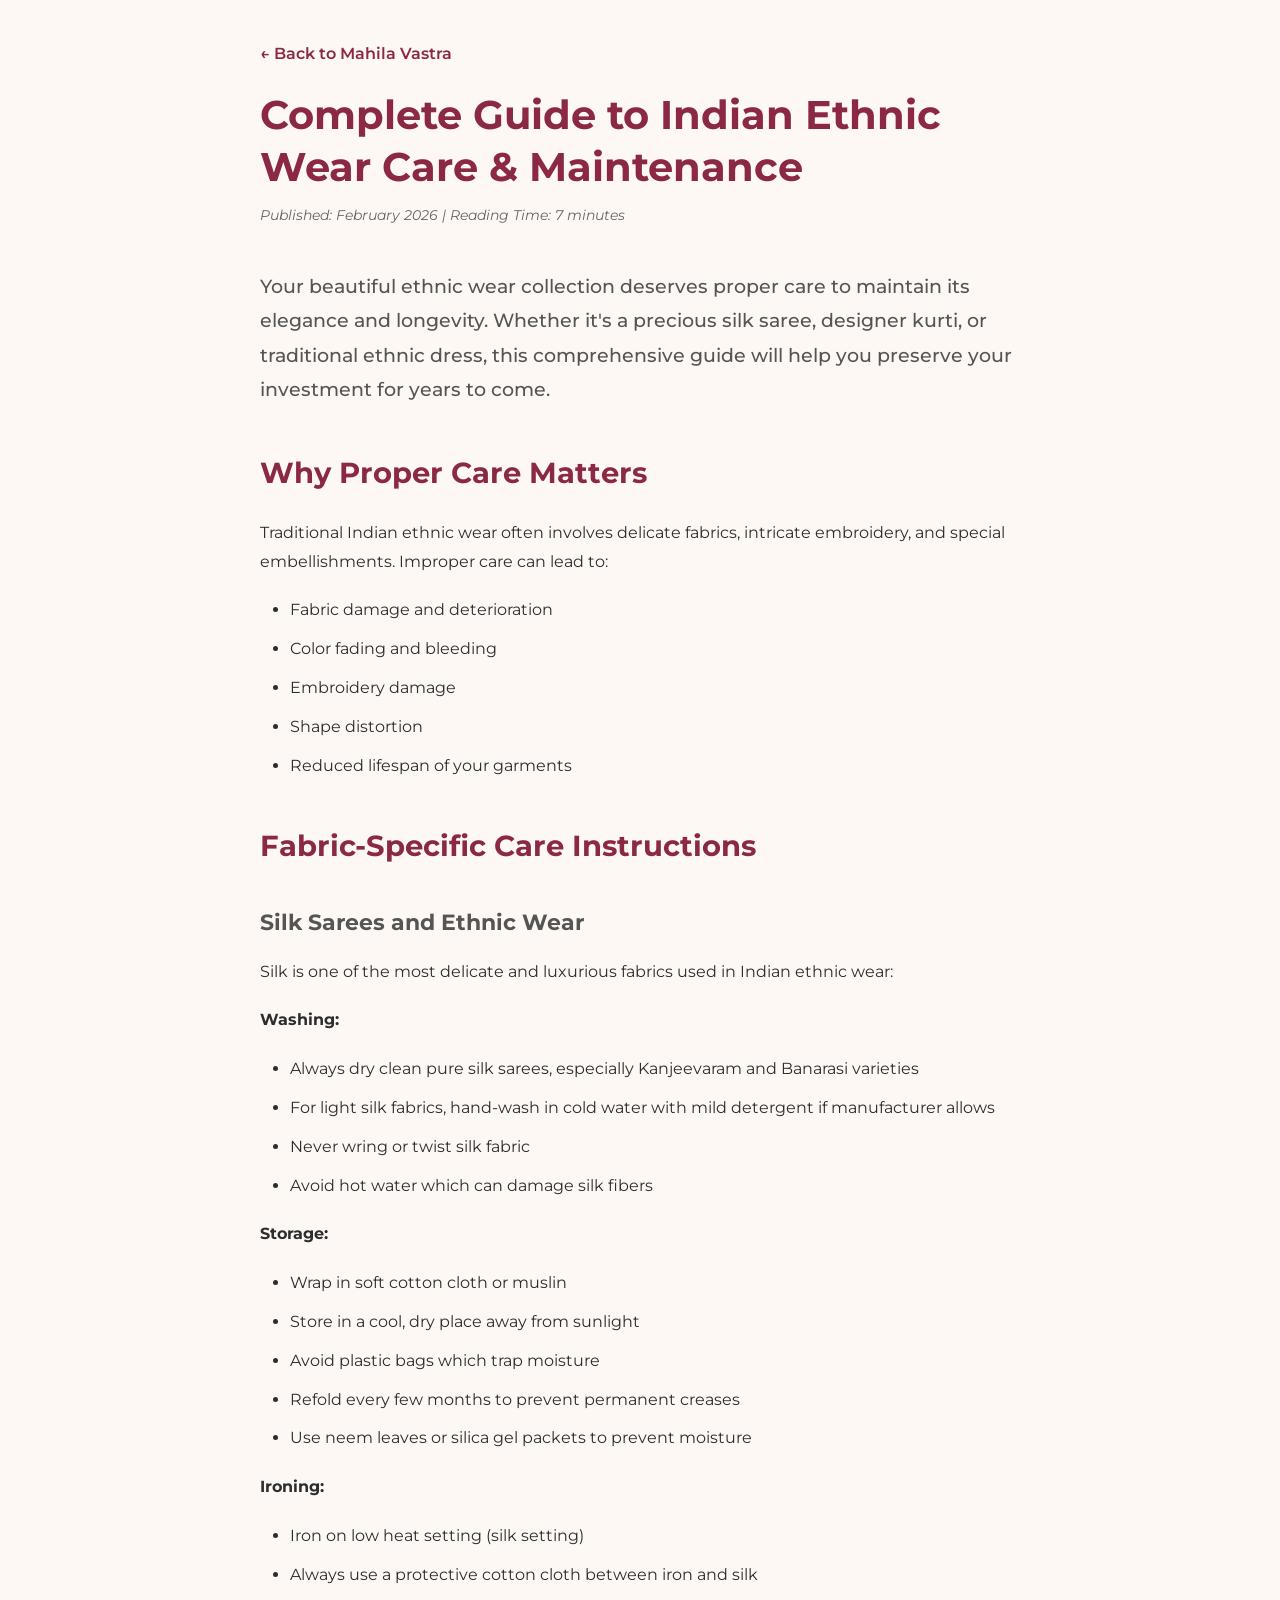
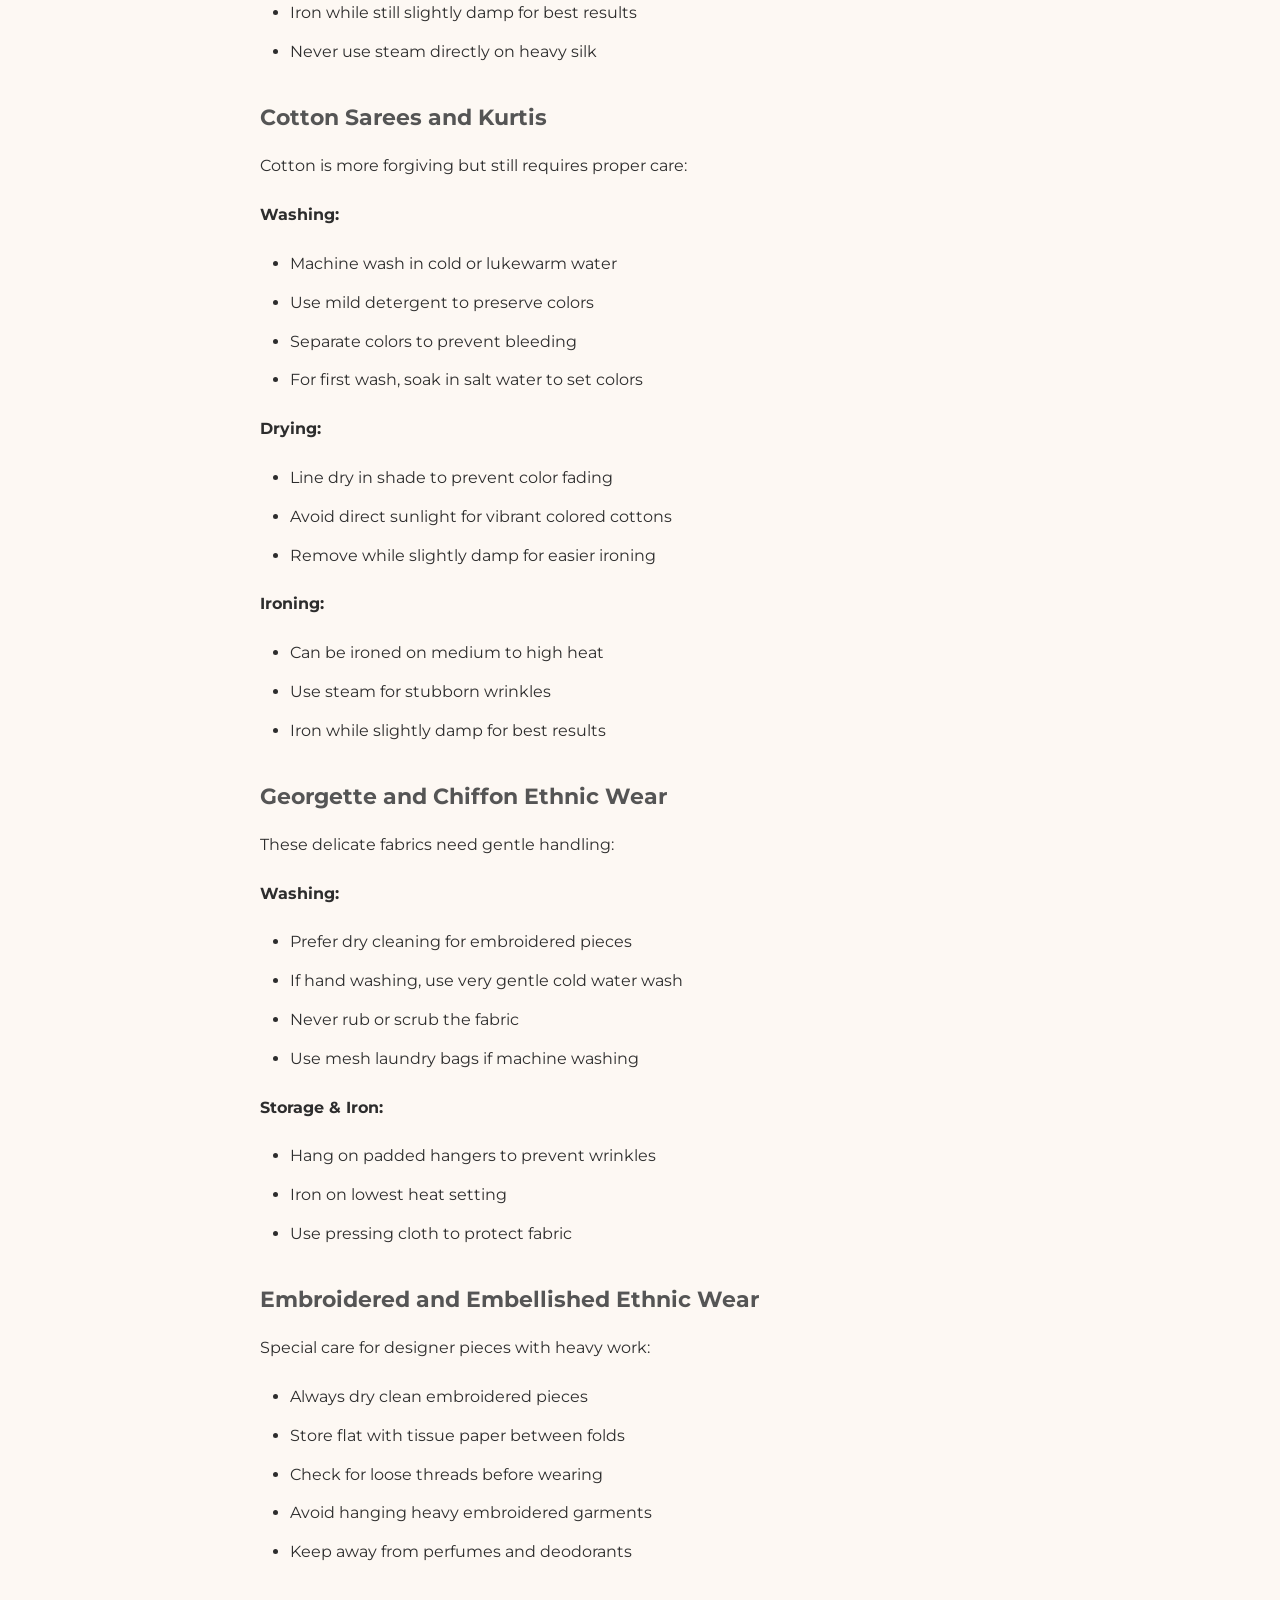
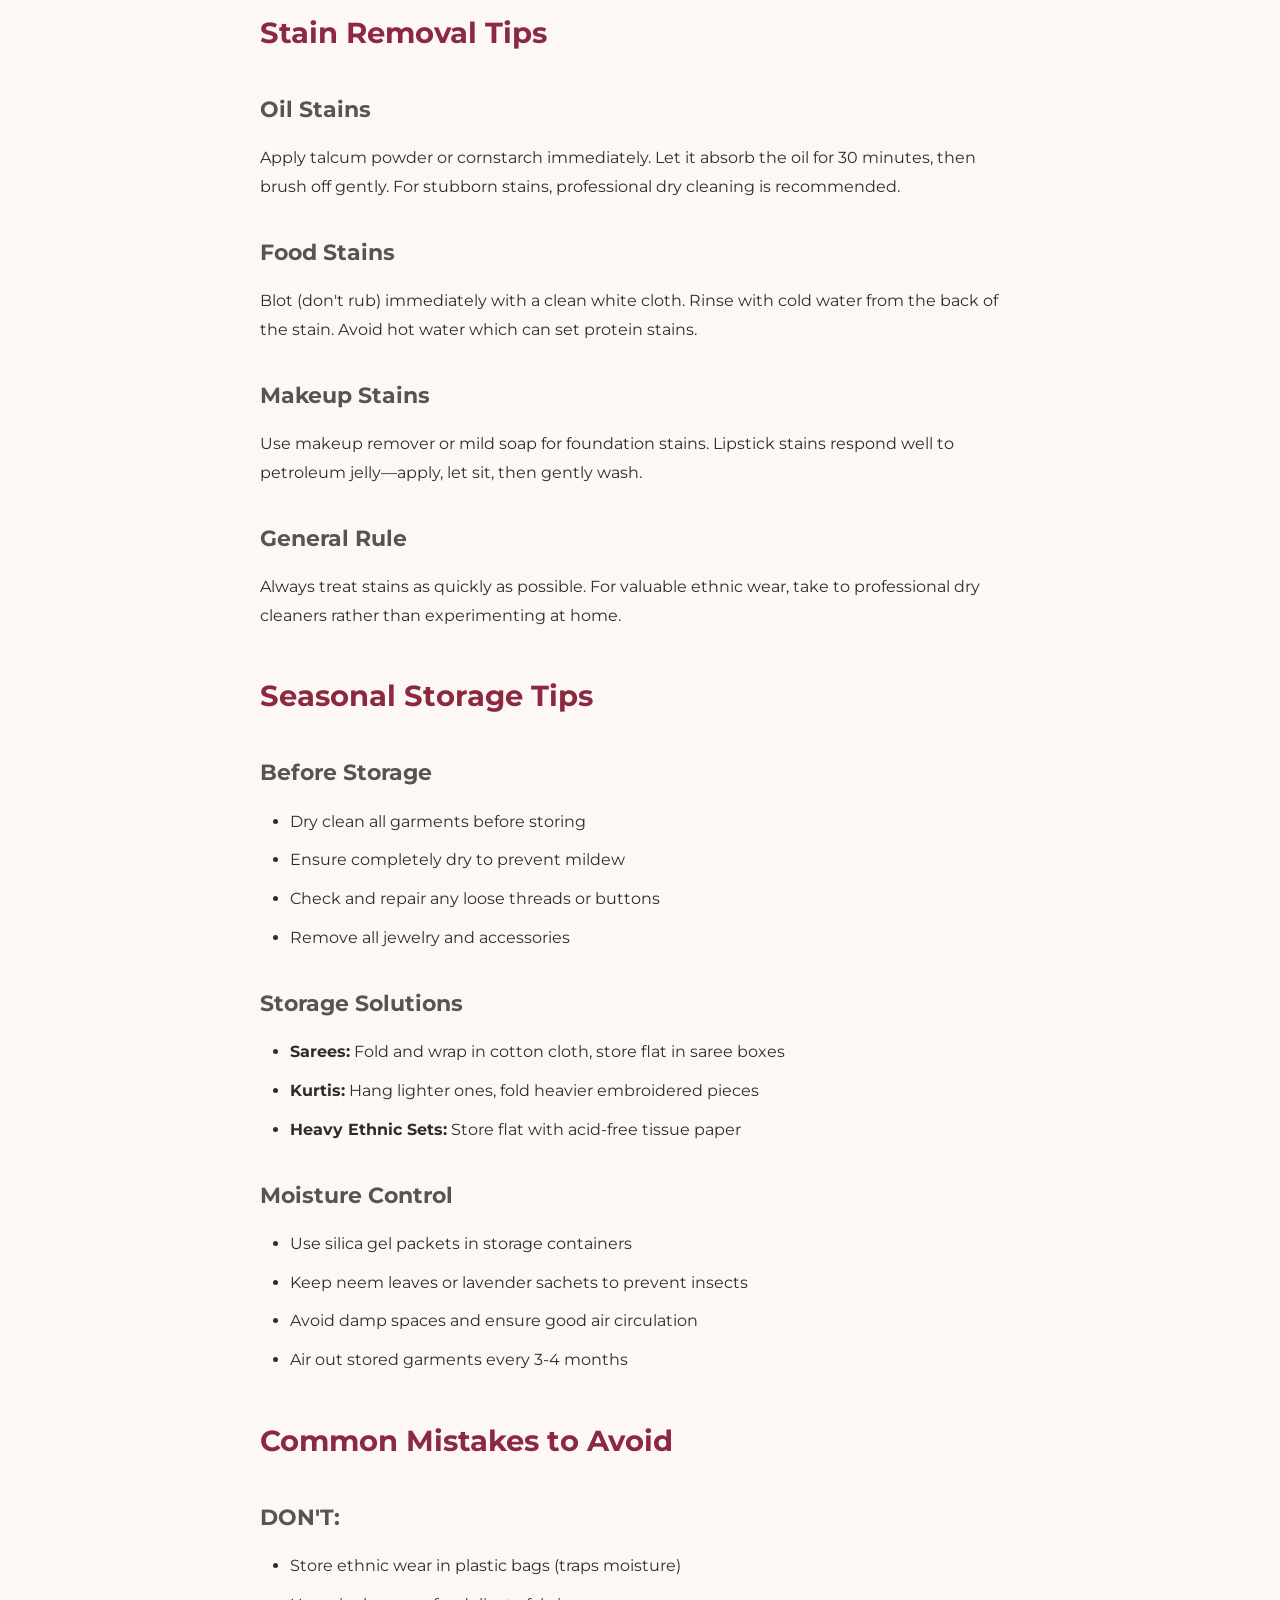
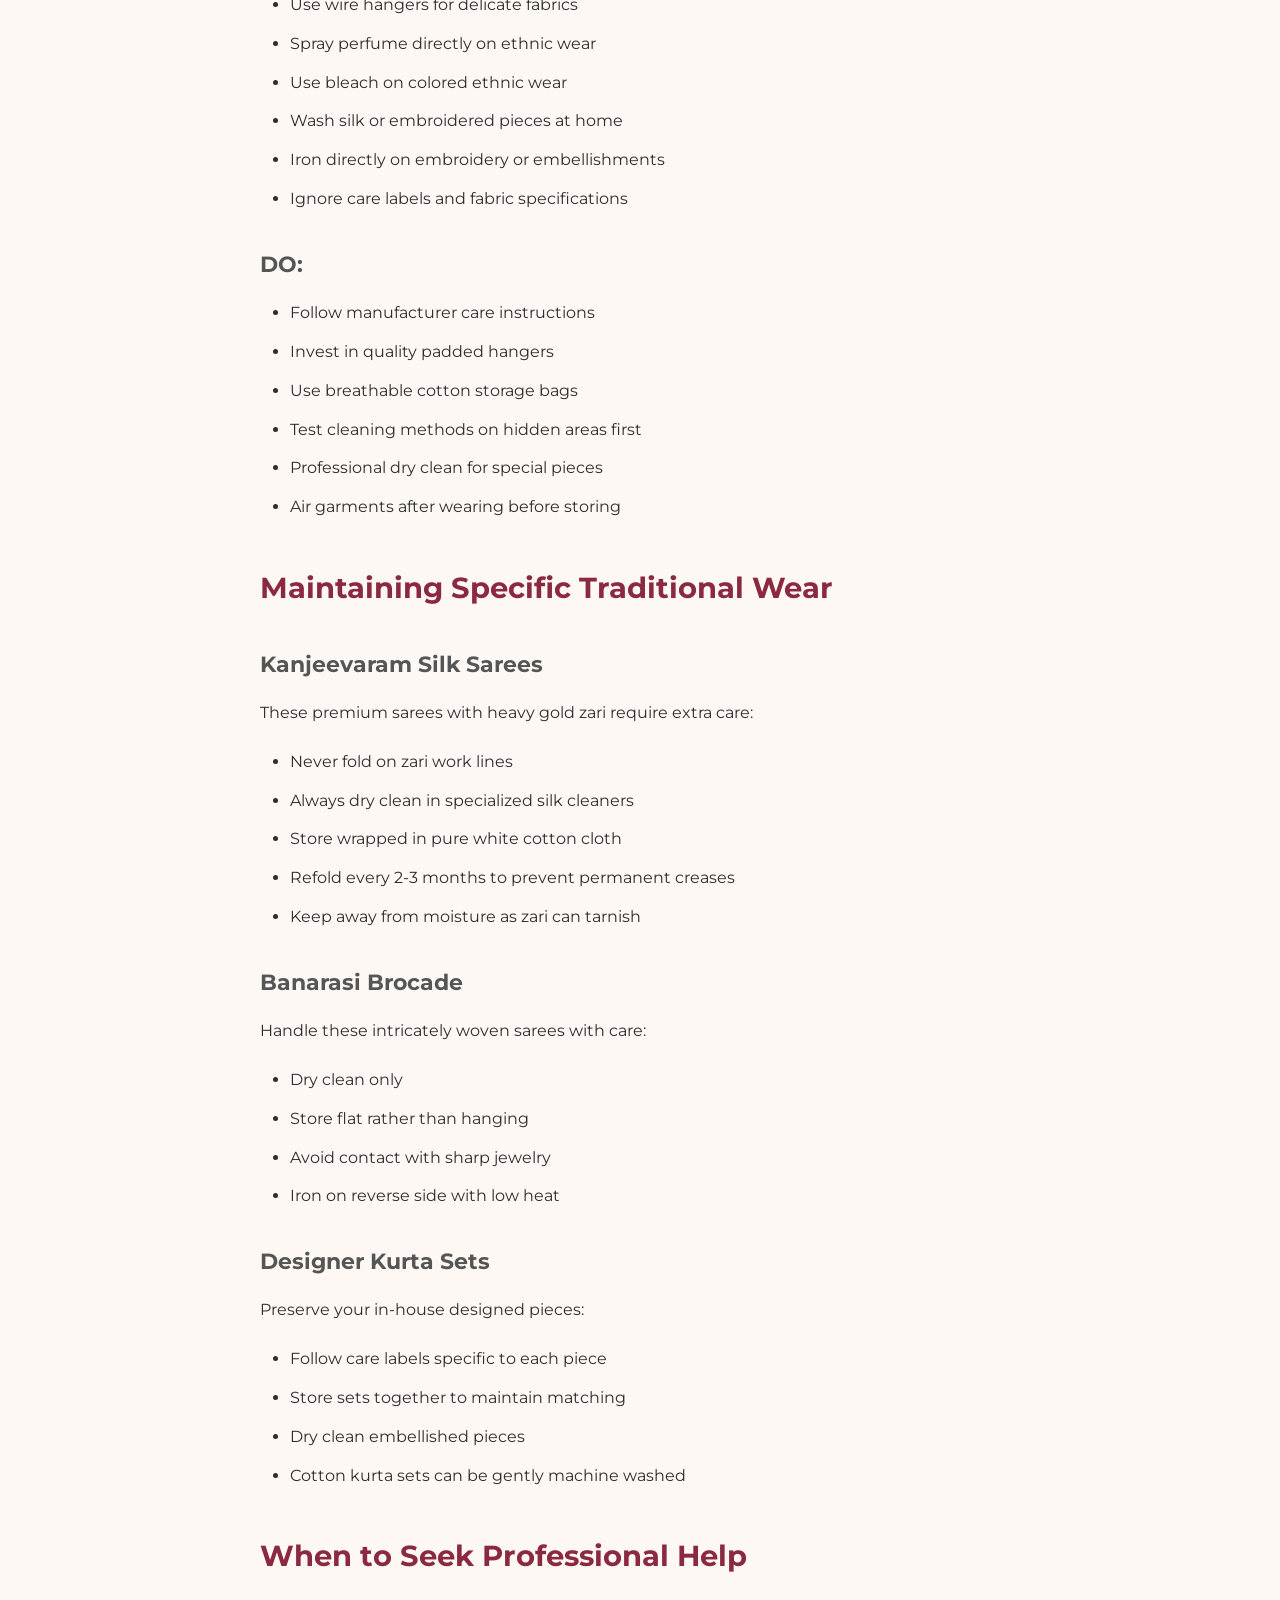
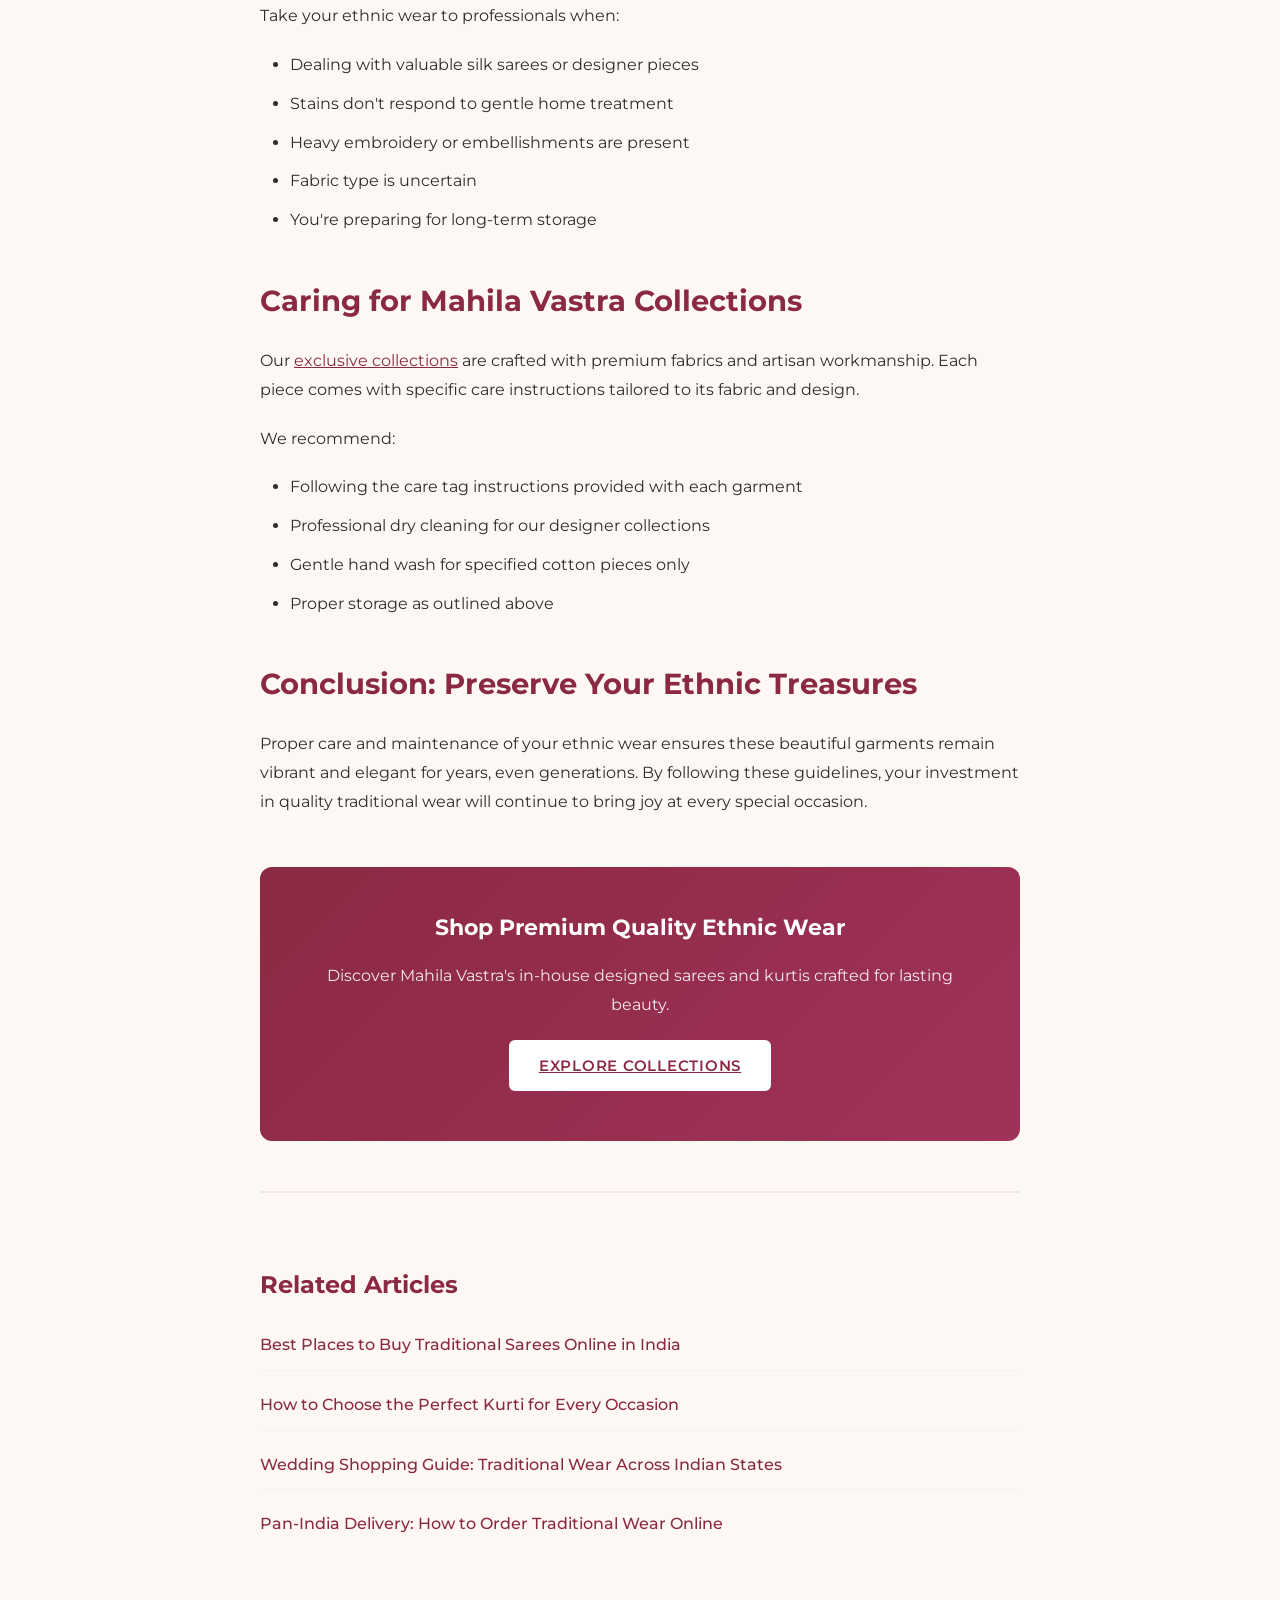
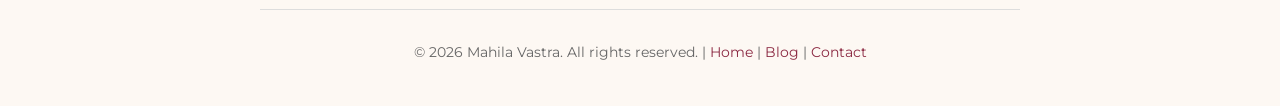
<file: blog/indian-ethnic-wear-care-maintenance-guide.html>
<!DOCTYPE html>
<html lang="en">

<head>
    <meta charset="UTF-8">
    <meta name="viewport" content="width=device-width, initial-scale=1.0">
    <meta name="description"
        content="Complete guide to Indian ethnic wear care and maintenance. Learn how to care for silk sarees, designer kurtis, and traditional dresses to keep them beautiful for years.">
    <meta name="robots" content="index, follow, max-image-preview:large, max-snippet:-1, max-video-preview:-1">

    <meta property="og:type" content="article">
    <meta property="og:url" content="https://mahilavastra.in/blog/indian-ethnic-wear-care-maintenance-guide.html">
    <meta property="og:title" content="Complete Guide to Indian Ethnic Wear Care & Maintenance">
    <meta property="og:description" content="Learn how to care for silk sarees, designer kurtis, and traditional dresses to keep them beautiful for years.">
    <meta property="og:image" content="https://mahilavastra.in/assets/images/logo/IMG_0798.PNG">
    <meta property="og:locale" content="en_IN">
    <meta property="og:site_name" content="Mahila Vastra">

    <meta name="twitter:card" content="summary_large_image">
    <meta name="twitter:title" content="Indian Ethnic Wear Care & Maintenance Guide">
    <meta name="twitter:description" content="Learn how to care for silk sarees, designer kurtis, and traditional dresses to keep them beautiful for years.">
    <meta name="twitter:image" content="https://mahilavastra.in/assets/images/logo/IMG_0798.PNG">

    <link rel="canonical" href="https://mahilavastra.in/blog/indian-ethnic-wear-care-maintenance-guide.html">
    <link rel="alternate" hreflang="en-in" href="https://mahilavastra.in/blog/indian-ethnic-wear-care-maintenance-guide.html">

    <title>Indian Ethnic Wear Care & Maintenance Guide | Keep Your Sarees & Kurtis Beautiful</title>
    <link rel="preconnect" href="https://fonts.googleapis.com">
    <link rel="preconnect" href="https://fonts.gstatic.com" crossorigin>
    <link href="https://fonts.googleapis.com/css2?family=Montserrat:wght@300;400;500;600&display=swap" rel="stylesheet">
    <link rel="stylesheet" href="../assets/css/styles.css">
    <link rel="shortcut icon" href="../assets/images/favicon.png">

    <script async src="https://www.googletagmanager.com/gtag/js?id=G-4J6JE2HD1Q"></script>
    <script>
        window.dataLayer = window.dataLayer || [];
        function gtag() { dataLayer.push(arguments); }
        gtag('js', new Date());
        gtag('config', 'G-4J6JE2HD1Q');
    </script>

    <script type="application/ld+json">
    {
      "@context": "https://schema.org",
      "@type": "Article",
      "headline": "Complete Guide to Indian Ethnic Wear Care & Maintenance",
      "description": "Complete guide to Indian ethnic wear care and maintenance. Learn how to care for silk sarees, designer kurtis, and traditional dresses.",
      "author": { "@type": "Organization", "name": "Mahila Vastra", "url": "https://mahilavastra.in" },
      "publisher": { "@type": "Organization", "name": "Mahila Vastra", "logo": { "@type": "ImageObject", "url": "https://mahilavastra.in/assets/images/logo/IMG_0798.PNG" } },
      "datePublished": "2026-02-01",
      "dateModified": "2026-04-04",
      "mainEntityOfPage": "https://mahilavastra.in/blog/indian-ethnic-wear-care-maintenance-guide.html",
      "image": "https://mahilavastra.in/assets/images/logo/IMG_0798.PNG"
    }
    </script>
</head>

<body>
    <article class="blog-post">
        <header class="blog-header">
            <nav class="blog-nav">
                <a href="../index.html" class="blog-logo">← Back to Mahila Vastra</a>
            </nav>
            <h1>Complete Guide to Indian Ethnic Wear Care & Maintenance</h1>
            <p class="blog-meta">Published: February 2026 | Reading Time: 7 minutes</p>
        </header>

        <section class="blog-content">
            <p class="lead">Your beautiful ethnic wear collection deserves proper care to maintain its elegance and
                longevity. Whether it's a precious silk saree, designer kurti, or traditional ethnic dress, this
                comprehensive guide will help you preserve your investment for years to come.</p>

            <h2>Why Proper Care Matters</h2>
            <p>Traditional Indian ethnic wear often involves delicate fabrics, intricate embroidery, and special
                embellishments. Improper care can lead to:</p>
            <ul>
                <li>Fabric damage and deterioration</li>
                <li>Color fading and bleeding</li>
                <li>Embroidery damage</li>
                <li>Shape distortion</li>
                <li>Reduced lifespan of your garments</li>
            </ul>

            <h2>Fabric-Specific Care Instructions</h2>

            <h3>Silk Sarees and Ethnic Wear</h3>
            <p>Silk is one of the most delicate and luxurious fabrics used in Indian ethnic wear:</p>

            <p><strong>Washing:</strong></p>
            <ul>
                <li>Always dry clean pure silk sarees, especially Kanjeevaram and Banarasi varieties</li>
                <li>For light silk fabrics, hand-wash in cold water with mild detergent if manufacturer allows</li>
                <li>Never wring or twist silk fabric</li>
                <li>Avoid hot water which can damage silk fibers</li>
            </ul>

            <p><strong>Storage:</strong></p>
            <ul>
                <li>Wrap in soft cotton cloth or muslin</li>
                <li>Store in a cool, dry place away from sunlight</li>
                <li>Avoid plastic bags which trap moisture</li>
                <li>Refold every few months to prevent permanent creases</li>
                <li>Use neem leaves or silica gel packets to prevent moisture</li>
            </ul>

            <p><strong>Ironing:</strong></p>
            <ul>
                <li>Iron on low heat setting (silk setting)</li>
                <li>Always use a protective cotton cloth between iron and silk</li>
                <li>Iron while still slightly damp for best results</li>
                <li>Never use steam directly on heavy silk</li>
            </ul>

            <h3>Cotton Sarees and Kurtis</h3>
            <p>Cotton is more forgiving but still requires proper care:</p>

            <p><strong>Washing:</strong></p>
            <ul>
                <li>Machine wash in cold or lukewarm water</li>
                <li>Use mild detergent to preserve colors</li>
                <li>Separate colors to prevent bleeding</li>
                <li>For first wash, soak in salt water to set colors</li>
            </ul>

            <p><strong>Drying:</strong></p>
            <ul>
                <li>Line dry in shade to prevent color fading</li>
                <li>Avoid direct sunlight for vibrant colored cottons</li>
                <li>Remove while slightly damp for easier ironing</li>
            </ul>

            <p><strong>Ironing:</strong></p>
            <ul>
                <li>Can be ironed on medium to high heat</li>
                <li>Use steam for stubborn wrinkles</li>
                <li>Iron while slightly damp for best results</li>
            </ul>

            <h3>Georgette and Chiffon Ethnic Wear</h3>
            <p>These delicate fabrics need gentle handling:</p>

            <p><strong>Washing:</strong></p>
            <ul>
                <li>Prefer dry cleaning for embroidered pieces</li>
                <li>If hand washing, use very gentle cold water wash</li>
                <li>Never rub or scrub the fabric</li>
                <li>Use mesh laundry bags if machine washing</li>
            </ul>

            <p><strong>Storage & Iron:</strong></p>
            <ul>
                <li>Hang on padded hangers to prevent wrinkles</li>
                <li>Iron on lowest heat setting</li>
                <li>Use pressing cloth to protect fabric</li>
            </ul>

            <h3>Embroidered and Embellished Ethnic Wear</h3>
            <p>Special care for designer pieces with heavy work:</p>

            <ul>
                <li>Always dry clean embroidered pieces</li>
                <li>Store flat with tissue paper between folds</li>
                <li>Check for loose threads before wearing</li>
                <li>Avoid hanging heavy embroidered garments</li>
                <li>Keep away from perfumes and deodorants</li>
            </ul>

            <h2>Stain Removal Tips</h2>

            <h3>Oil Stains</h3>
            <p>Apply talcum powder or cornstarch immediately. Let it absorb the oil for 30 minutes, then brush off
                gently. For stubborn stains, professional dry cleaning is recommended.</p>

            <h3>Food Stains</h3>
            <p>Blot (don't rub) immediately with a clean white cloth. Rinse with cold water from the back of the stain.
                Avoid hot water which can set protein stains.</p>

            <h3>Makeup Stains</h3>
            <p>Use makeup remover or mild soap for foundation stains. Lipstick stains respond well to petroleum
                jelly—apply, let sit, then gently wash.</p>

            <h3>General Rule</h3>
            <p>Always treat stains as quickly as possible. For valuable ethnic wear, take to professional dry cleaners
                rather than experimenting at home.</p>

            <h2>Seasonal Storage Tips</h2>

            <h3>Before Storage</h3>
            <ul>
                <li>Dry clean all garments before storing</li>
                <li>Ensure completely dry to prevent mildew</li>
                <li>Check and repair any loose threads or buttons</li>
                <li>Remove all jewelry and accessories</li>
            </ul>

            <h3>Storage Solutions</h3>
            <ul>
                <li><strong>Sarees:</strong> Fold and wrap in cotton cloth, store flat in saree boxes</li>
                <li><strong>Kurtis:</strong> Hang lighter ones, fold heavier embroidered pieces</li>
                <li><strong>Heavy Ethnic Sets:</strong> Store flat with acid-free tissue paper</li>
            </ul>

            <h3>Moisture Control</h3>
            <ul>
                <li>Use silica gel packets in storage containers</li>
                <li>Keep neem leaves or lavender sachets to prevent insects</li>
                <li>Avoid damp spaces and ensure good air circulation</li>
                <li>Air out stored garments every 3-4 months</li>
            </ul>

            <h2>Common Mistakes to Avoid</h2>

            <h3>DON'T:</h3>
            <ul>
                <li>Store ethnic wear in plastic bags (traps moisture)</li>
                <li>Use wire hangers for delicate fabrics</li>
                <li>Spray perfume directly on ethnic wear</li>
                <li>Use bleach on colored ethnic wear</li>
                <li>Wash silk or embroidered pieces at home</li>
                <li>Iron directly on embroidery or embellishments</li>
                <li>Ignore care labels and fabric specifications</li>
            </ul>

            <h3>DO:</h3>
            <ul>
                <li>Follow manufacturer care instructions</li>
                <li>Invest in quality padded hangers</li>
                <li>Use breathable cotton storage bags</li>
                <li>Test cleaning methods on hidden areas first</li>
                <li>Professional dry clean for special pieces</li>
                <li>Air garments after wearing before storing</li>
            </ul>

            <h2>Maintaining Specific Traditional Wear</h2>

            <h3>Kanjeevaram Silk Sarees</h3>
            <p>These premium sarees with heavy gold zari require extra care:</p>
            <ul>
                <li>Never fold on zari work lines</li>
                <li>Always dry clean in specialized silk cleaners</li>
                <li>Store wrapped in pure white cotton cloth</li>
                <li>Refold every 2-3 months to prevent permanent creases</li>
                <li>Keep away from moisture as zari can tarnish</li>
            </ul>

            <h3>Banarasi Brocade</h3>
            <p>Handle these intricately woven sarees with care:</p>
            <ul>
                <li>Dry clean only</li>
                <li>Store flat rather than hanging</li>
                <li>Avoid contact with sharp jewelry</li>
                <li>Iron on reverse side with low heat</li>
            </ul>

            <h3>Designer Kurta Sets</h3>
            <p>Preserve your in-house designed pieces:</p>
            <ul>
                <li>Follow care labels specific to each piece</li>
                <li>Store sets together to maintain matching</li>
                <li>Dry clean embellished pieces</li>
                <li>Cotton kurta sets can be gently machine washed</li>
            </ul>

            <h2>When to Seek Professional Help</h2>
            <p>Take your ethnic wear to professionals when:</p>
            <ul>
                <li>Dealing with valuable silk sarees or designer pieces</li>
                <li>Stains don't respond to gentle home treatment</li>
                <li>Heavy embroidery or embellishments are present</li>
                <li>Fabric type is uncertain</li>
                <li>You're preparing for long-term storage</li>
            </ul>

            <h2>Caring for Mahila Vastra Collections</h2>
            <p>Our <a href="../index.html#catalog">exclusive collections</a> are crafted with premium fabrics and
                artisan workmanship. Each piece comes with specific care instructions tailored to its fabric and design.
            </p>

            <p>We recommend:</p>
            <ul>
                <li>Following the care tag instructions provided with each garment</li>
                <li>Professional dry cleaning for our designer collections</li>
                <li>Gentle hand wash for specified cotton pieces only</li>
                <li>Proper storage as outlined above</li>
            </ul>

            <h2>Conclusion: Preserve Your Ethnic Treasures</h2>
            <p>Proper care and maintenance of your ethnic wear ensures these beautiful garments remain vibrant and
                elegant for years, even generations. By following these guidelines, your investment in quality
                traditional wear will continue to bring joy at every special occasion.</p>

            <div class="blog-cta">
                <h3>Shop Premium Quality Ethnic Wear</h3>
                <p>Discover Mahila Vastra's in-house designed sarees and kurtis crafted for lasting beauty.</p>
                <a href="../index.html#catalog" class="btn btn-primary">Explore Collections</a>
            </div>

            <div class="related-articles">
                <h2>Related Articles</h2>
                <ul>
                    <li><a href="best-places-buy-traditional-sarees-online-india.html">Best Places to Buy Traditional Sarees Online in India</a></li>
                    <li><a href="how-to-choose-perfect-kurti-every-occasion.html">How to Choose the Perfect Kurti for Every Occasion</a></li>
                    <li><a href="wedding-shopping-guide-traditional-wear-indian-states.html">Wedding Shopping Guide: Traditional Wear Across Indian States</a></li>
                    <li><a href="pan-india-delivery-order-traditional-wear-online.html">Pan-India Delivery: How to Order Traditional Wear Online</a></li>
                </ul>
            </div>
        </section>

        <footer class="blog-footer">
            <p>&copy; 2026 Mahila Vastra. All rights reserved. | <a href="../index.html">Home</a> | <a
                    href="index.html">Blog</a> | <a href="../index.html#contact">Contact</a></p>
        </footer>
    </article>

    <style>
        .blog-post {
            max-width: 800px;
            margin: 0 auto;
            padding: 40px 20px;
            font-family: 'Montserrat', sans-serif;
            line-height: 1.8;
            color: #2d2d2d;
        }

        .blog-header {
            margin-bottom: 40px;
        }

        .blog-nav {
            margin-bottom: 20px;
        }

        .blog-logo {
            color: #8B2942;
            text-decoration: none;
            font-weight: 600;
            transition: color 0.3s;
        }

        .blog-logo:hover {
            color: #B8860B;
        }

        .blog-post h1 {
            font-size: 2.5rem;
            color: #8B2942;
            margin-bottom: 10px;
            line-height: 1.3;
        }

        .blog-meta {
            color: #666;
            font-size: 0.9rem;
            font-style: italic;
        }

        .lead {
            font-size: 1.2rem;
            color: #555;
            margin-bottom: 30px;
            font-weight: 500;
        }

        .blog-content h2 {
            font-size: 1.8rem;
            color: #8B2942;
            margin-top: 40px;
            margin-bottom: 20px;
        }

        .blog-content h3 {
            font-size: 1.4rem;
            color: #555;
            margin-top: 30px;
            margin-bottom: 15px;
        }

        .blog-content p {
            margin-bottom: 20px;
        }

        .blog-content ul {
            margin-bottom: 20px;
            padding-left: 30px;
        }

        .blog-content li {
            margin-bottom: 10px;
        }

        .blog-content a {
            color: #8B2942;
            text-decoration: underline;
            transition: color 0.3s;
        }

        .blog-content a:hover {
            color: #B8860B;
        }

        .blog-cta {
            background: linear-gradient(135deg, #8B2942 0%, #A0325A 100%);
            color: white;
            padding: 40px;
            border-radius: 12px;
            text-align: center;
            margin: 50px 0;
        }

        .blog-cta h3 {
            color: white;
            margin-top: 0;
        }

        .blog-cta p {
            color: rgba(255, 255, 255, 0.9);
        }

        .btn {
            display: inline-block;
            padding: 12px 30px;
            background: white;
            color: #8B2942;
            text-decoration: none;
            border-radius: 6px;
            font-weight: 600;
            transition: all 0.3s;
        }

        .btn:hover {
            transform: translateY(-2px);
            box-shadow: 0 4px 12px rgba(0, 0, 0, 0.2);
        }

        .blog-footer {
            margin-top: 60px;
            padding-top: 30px;
            border-top: 1px solid #ddd;
            text-align: center;
            color: #666;
            font-size: 0.9rem;
        }

        .blog-footer a {
            color: #8B2942;
            text-decoration: none;
        }

        .related-articles {
            margin-top: 50px;
            padding-top: 30px;
            border-top: 2px solid #f0e6ea;
        }

        .related-articles h2 {
            font-size: 1.5rem;
            color: #8B2942;
            margin-bottom: 15px;
        }

        .related-articles ul {
            list-style: none;
            padding: 0;
        }

        .related-articles li {
            padding: 10px 0;
            border-bottom: 1px solid #f5f0f2;
        }

        .related-articles li:last-child {
            border-bottom: none;
        }

        .related-articles a {
            color: #8B2942;
            text-decoration: none;
            font-weight: 500;
            transition: color 0.3s;
        }

        .related-articles a:hover {
            color: #B8860B;
        }

        @media (max-width: 768px) {
            .blog-post h1 {
                font-size: 2rem;
            }

            .blog-content h2 {
                font-size: 1.5rem;
            }

            .blog-cta {
                padding: 30px 20px;
            }
        }
    </style>
</body>

</html>
</file>
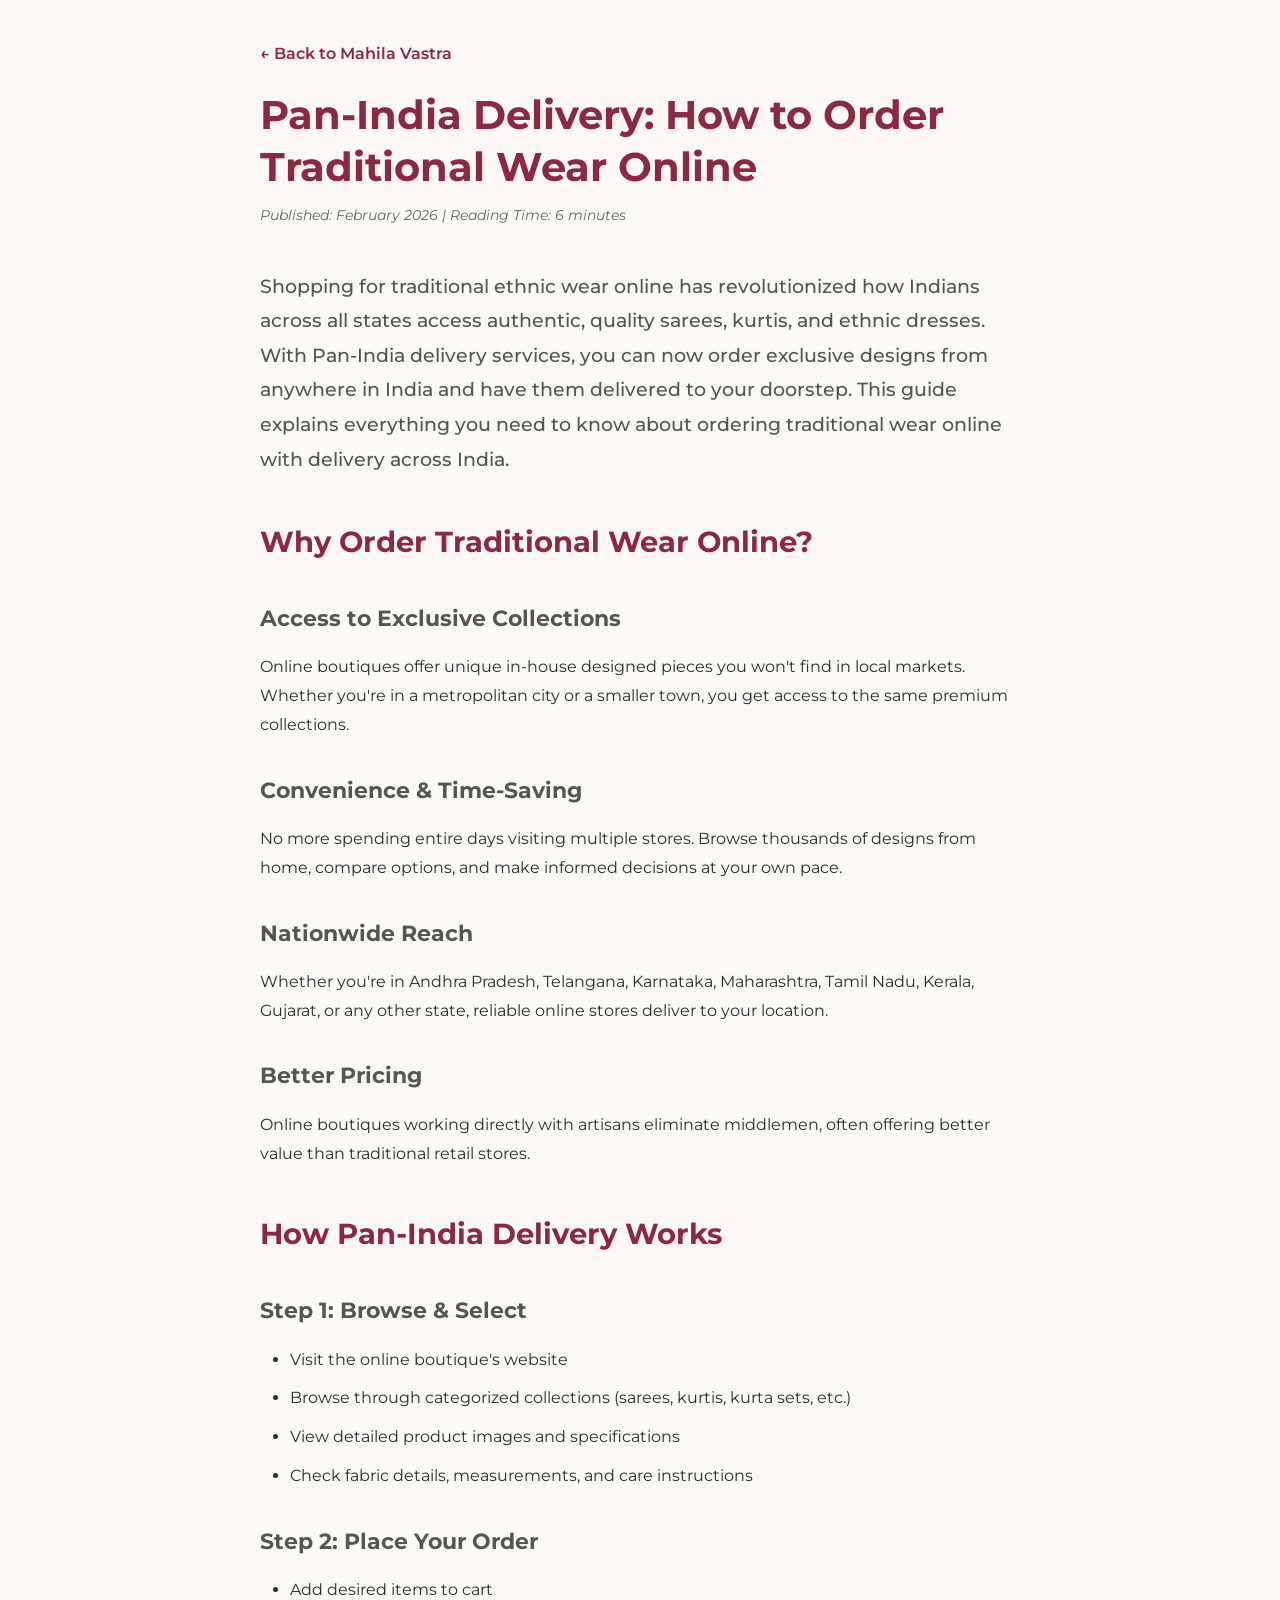
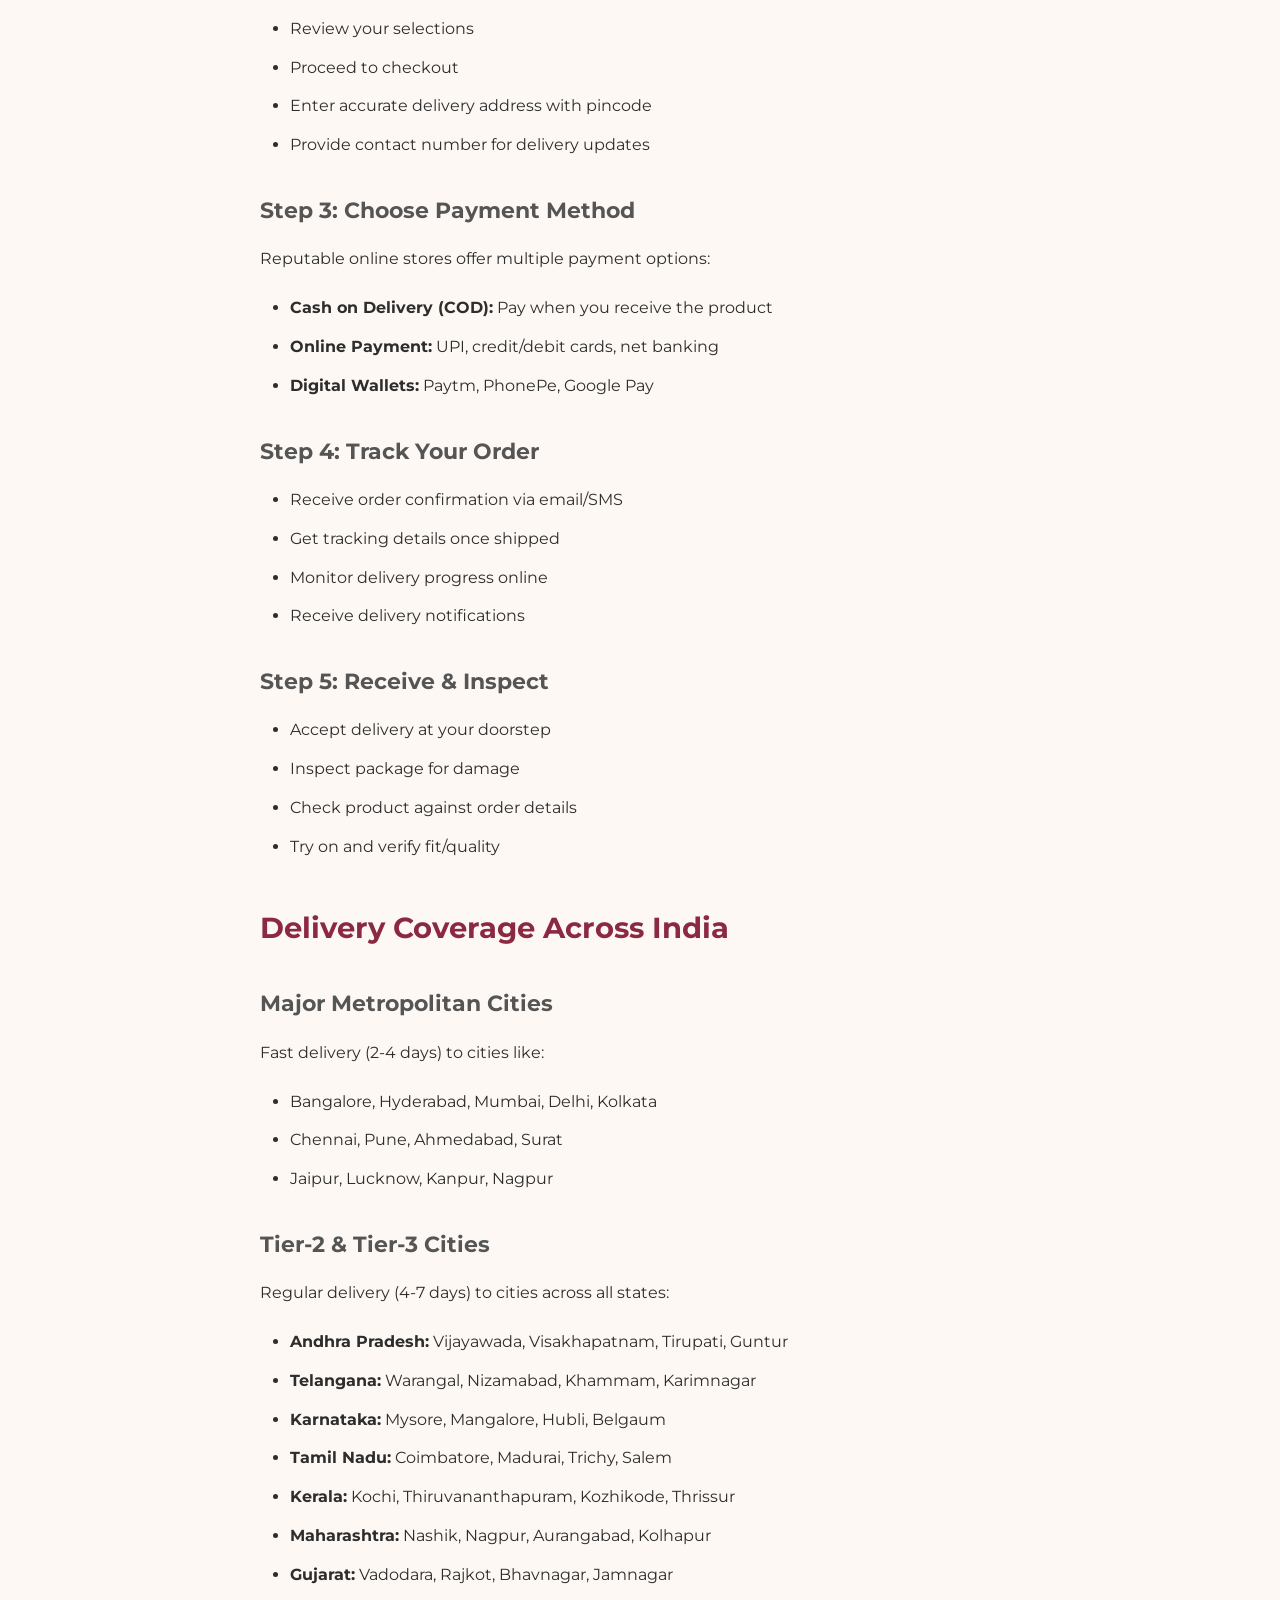
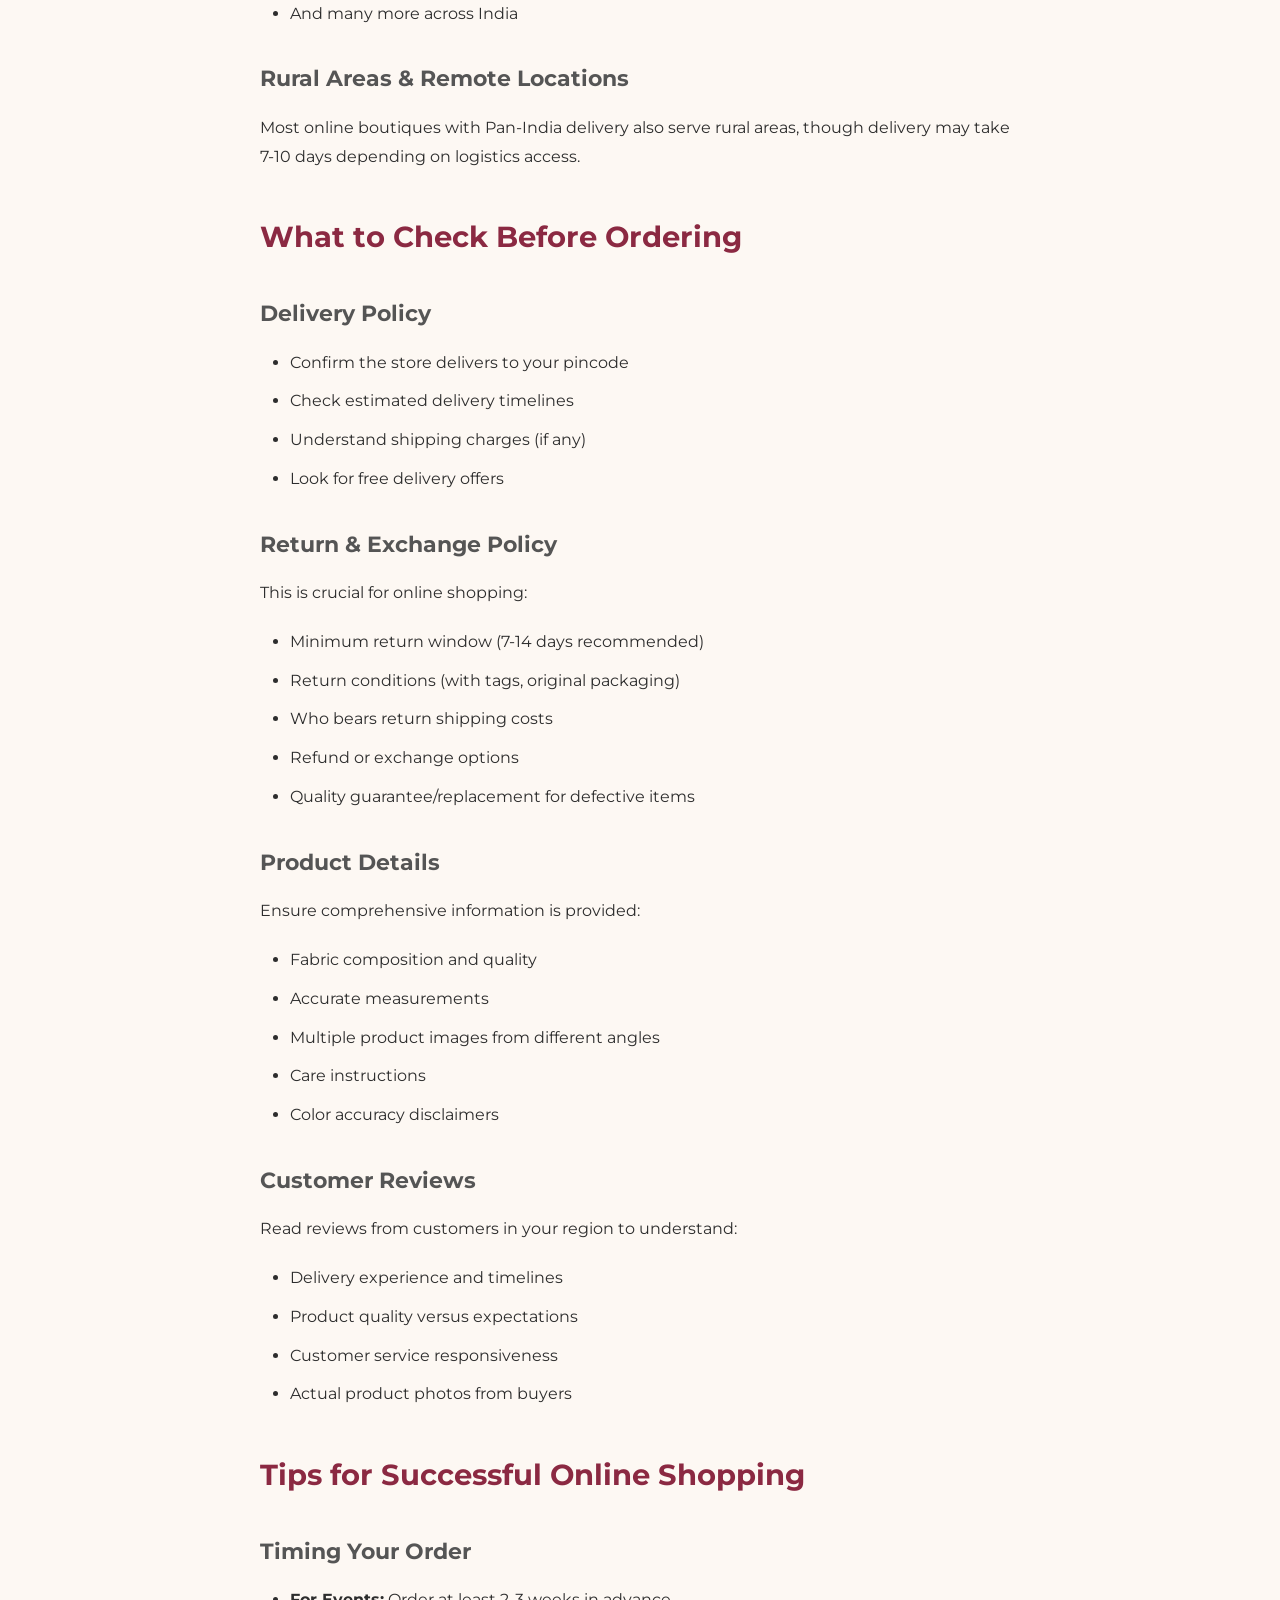
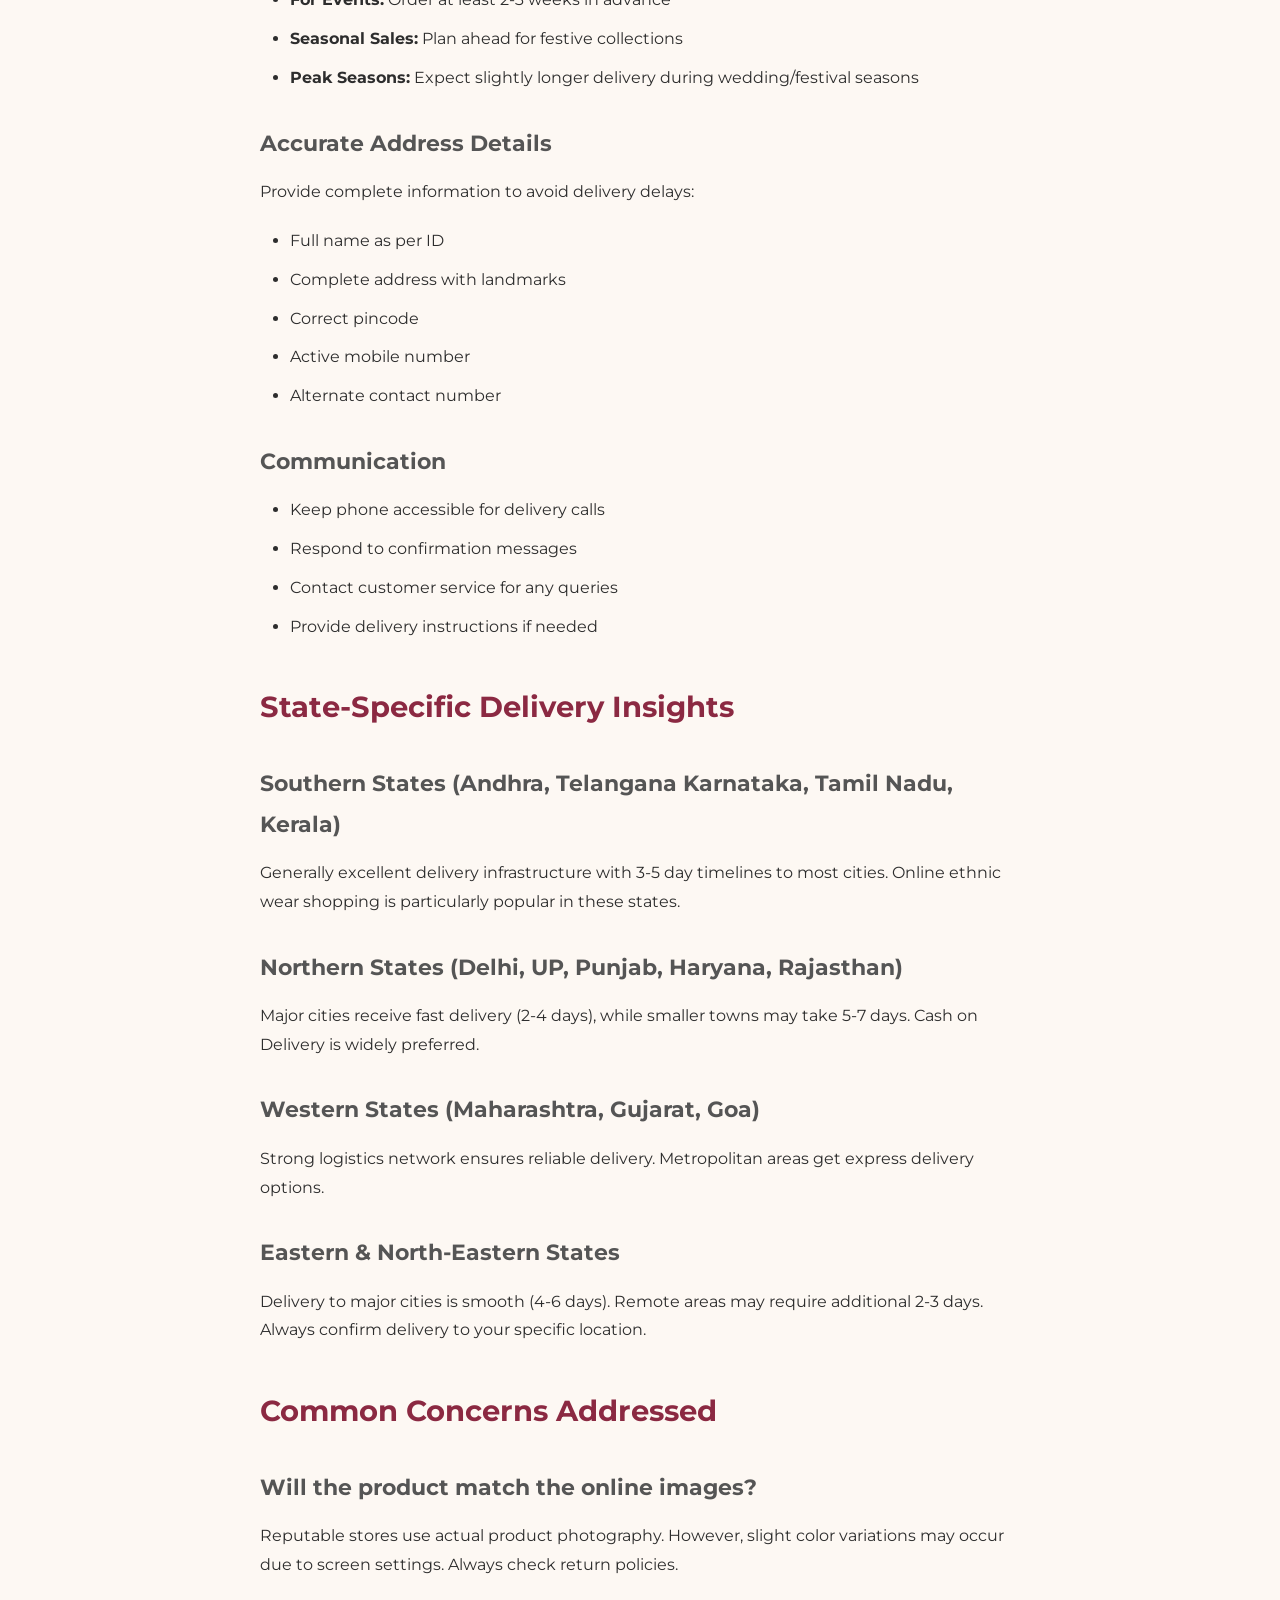
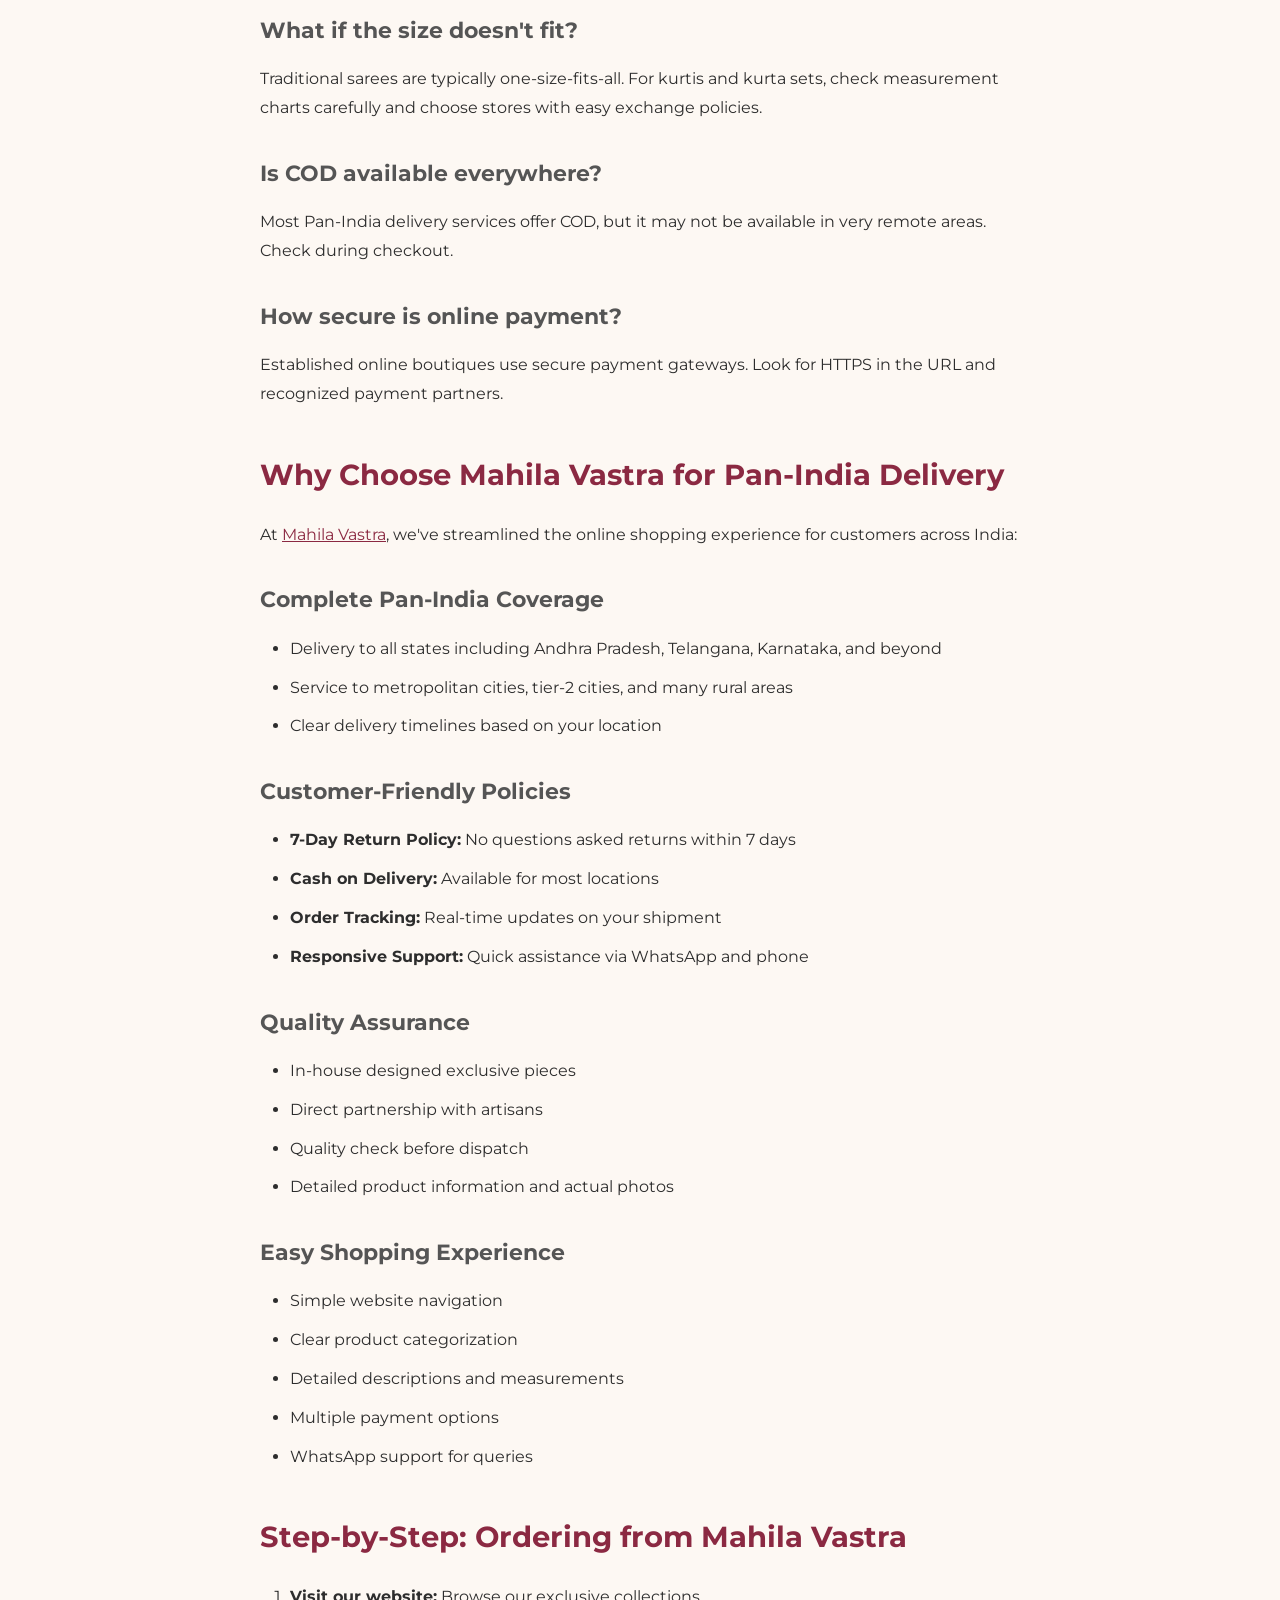
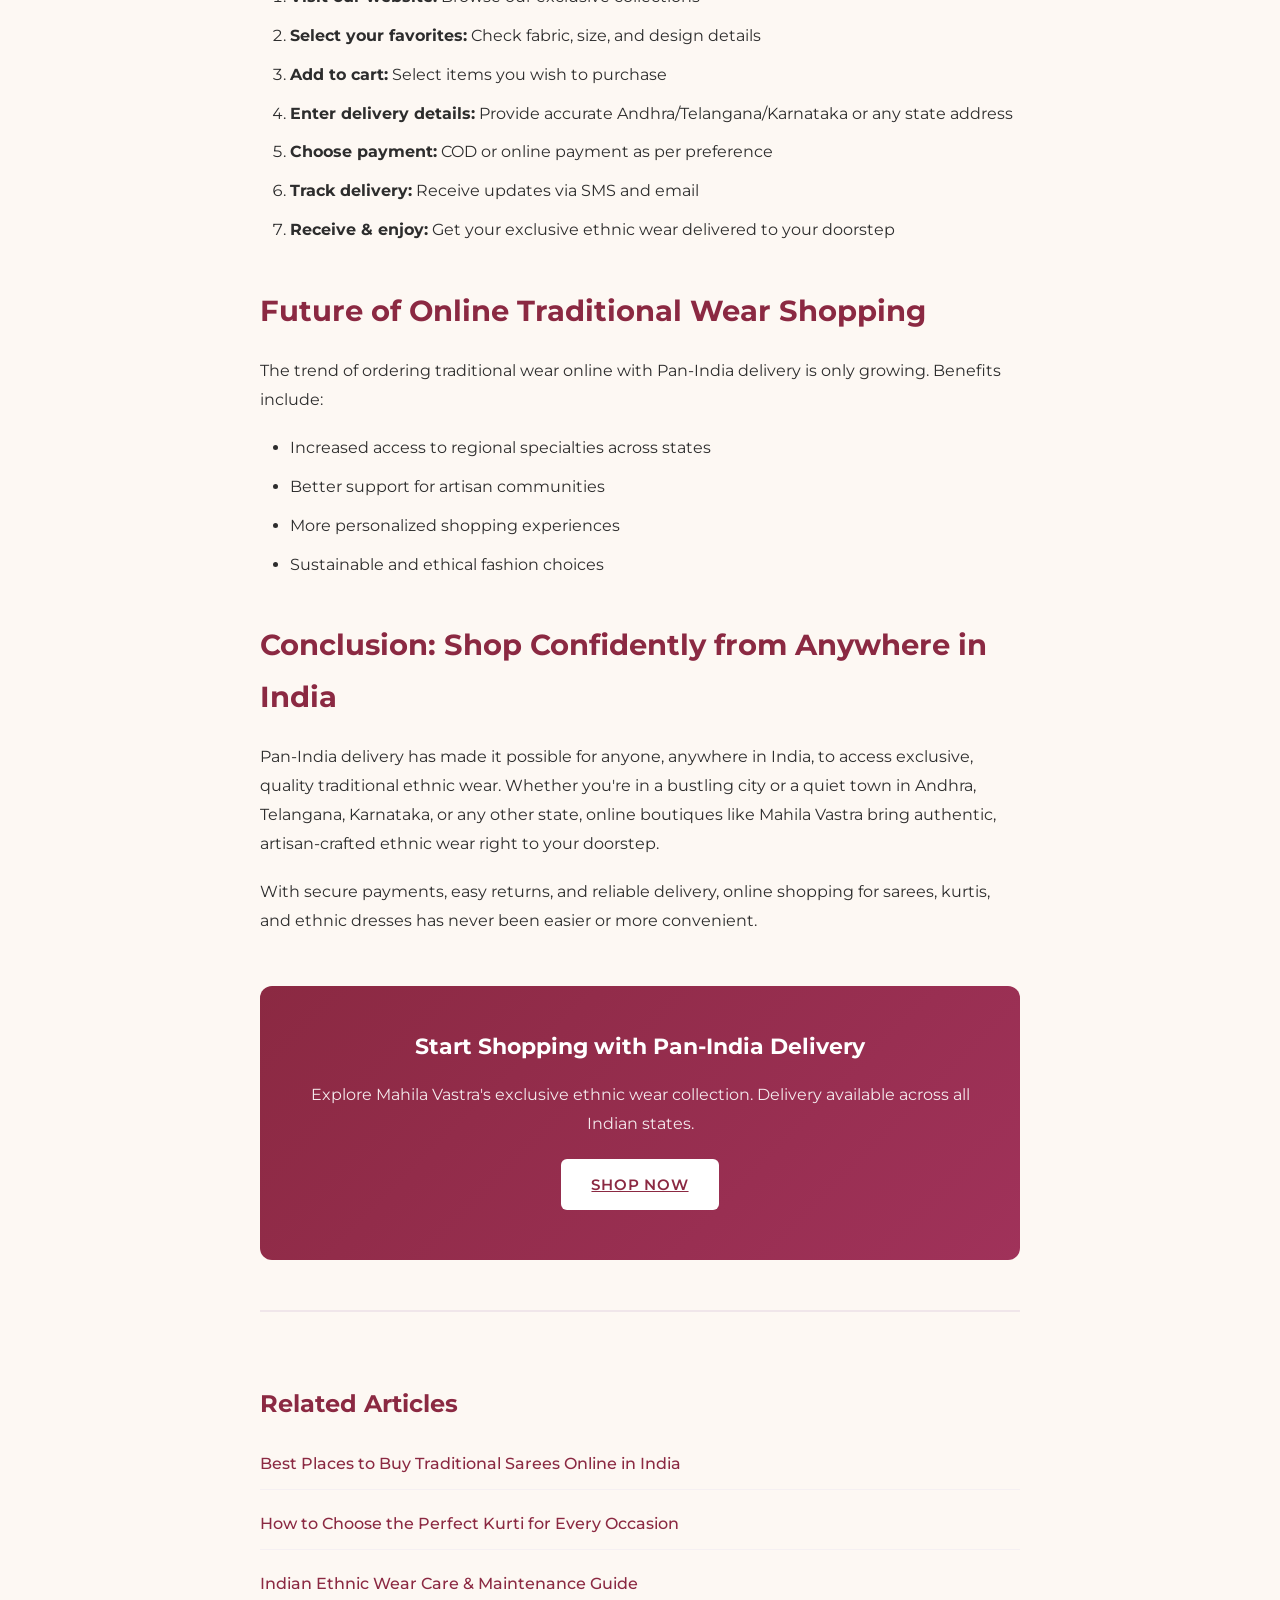
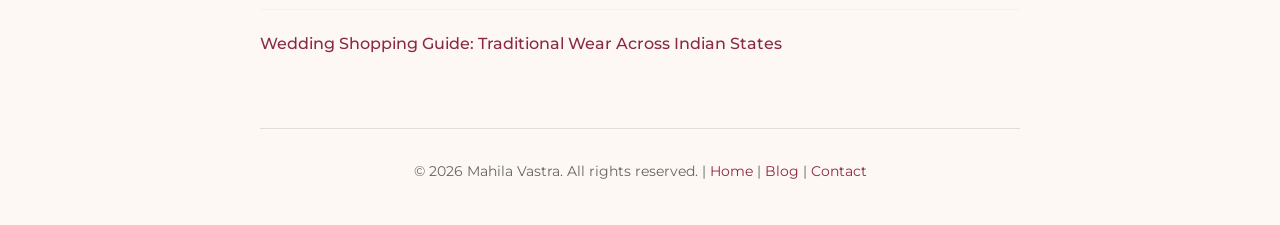
<file: blog/pan-india-delivery-order-traditional-wear-online.html>
<!DOCTYPE html>
<html lang="en">

<head>
    <meta charset="UTF-8">
    <meta name="viewport" content="width=device-width, initial-scale=1.0">
    <meta name="description"
        content="Complete guide to Pan-India delivery for traditional ethnic wear. Learn how to order sarees, kurtis, and ethnic dresses online with delivery across all Indian states including Andhra, Telangana, Karnataka, and more.">
    <meta name="robots" content="index, follow, max-image-preview:large, max-snippet:-1, max-video-preview:-1">

    <meta property="og:type" content="article">
    <meta property="og:url" content="https://mahilavastra.in/blog/pan-india-delivery-order-traditional-wear-online.html">
    <meta property="og:title" content="Pan-India Delivery: How to Order Traditional Wear Online">
    <meta property="og:description" content="Complete guide to Pan-India delivery for traditional ethnic wear. Order sarees, kurtis, and ethnic dresses online with delivery across all Indian states.">
    <meta property="og:image" content="https://mahilavastra.in/assets/images/logo/IMG_0798.PNG">
    <meta property="og:locale" content="en_IN">
    <meta property="og:site_name" content="Mahila Vastra">

    <meta name="twitter:card" content="summary_large_image">
    <meta name="twitter:title" content="Pan-India Delivery: How to Order Traditional Wear Online">
    <meta name="twitter:description" content="Complete guide to ordering traditional ethnic wear online with Pan-India delivery.">
    <meta name="twitter:image" content="https://mahilavastra.in/assets/images/logo/IMG_0798.PNG">

    <link rel="canonical" href="https://mahilavastra.in/blog/pan-india-delivery-order-traditional-wear-online.html">
    <link rel="alternate" hreflang="en-in" href="https://mahilavastra.in/blog/pan-india-delivery-order-traditional-wear-online.html">

    <title>Pan-India Delivery: How to Order Traditional Wear Online | Mahila Vastra Guide</title>
    <link rel="preconnect" href="https://fonts.googleapis.com">
    <link rel="preconnect" href="https://fonts.gstatic.com" crossorigin>
    <link href="https://fonts.googleapis.com/css2?family=Montserrat:wght@300;400;500;600&display=swap" rel="stylesheet">
    <link rel="stylesheet" href="../assets/css/styles.css">
    <link rel="shortcut icon" href="../assets/images/favicon.png">

    <script async src="https://www.googletagmanager.com/gtag/js?id=G-4J6JE2HD1Q"></script>
    <script>
        window.dataLayer = window.dataLayer || [];
        function gtag() { dataLayer.push(arguments); }
        gtag('js', new Date());
        gtag('config', 'G-4J6JE2HD1Q');
    </script>

    <script type="application/ld+json">
    {
      "@context": "https://schema.org",
      "@type": "Article",
      "headline": "Pan-India Delivery: How to Order Traditional Wear Online",
      "description": "Complete guide to Pan-India delivery for traditional ethnic wear. Order sarees, kurtis, and ethnic dresses online with delivery across all Indian states.",
      "author": { "@type": "Organization", "name": "Mahila Vastra", "url": "https://mahilavastra.in" },
      "publisher": { "@type": "Organization", "name": "Mahila Vastra", "logo": { "@type": "ImageObject", "url": "https://mahilavastra.in/assets/images/logo/IMG_0798.PNG" } },
      "datePublished": "2026-02-01",
      "dateModified": "2026-04-04",
      "mainEntityOfPage": "https://mahilavastra.in/blog/pan-india-delivery-order-traditional-wear-online.html",
      "image": "https://mahilavastra.in/assets/images/logo/IMG_0798.PNG"
    }
    </script>
</head>

<body>
    <article class="blog-post">
        <header class="blog-header">
            <nav class="blog-nav">
                <a href="../index.html" class="blog-logo">← Back to Mahila Vastra</a>
            </nav>
            <h1>Pan-India Delivery: How to Order Traditional Wear Online</h1>
            <p class="blog-meta">Published: February 2026 | Reading Time: 6 minutes</p>
        </header>

        <section class="blog-content">
            <p class="lead">Shopping for traditional ethnic wear online has revolutionized how Indians across all states
                access authentic, quality sarees, kurtis, and ethnic dresses. With Pan-India delivery services, you can
                now order exclusive designs from anywhere in India and have them delivered to your doorstep. This guide
                explains everything you need to know about ordering traditional wear online with delivery across India.
            </p>

            <h2>Why Order Traditional Wear Online?</h2>

            <h3>Access to Exclusive Collections</h3>
            <p>Online boutiques offer unique in-house designed pieces you won't find in local markets. Whether you're in
                a metropolitan city or a smaller town, you get access to the same premium collections.</p>

            <h3>Convenience & Time-Saving</h3>
            <p>No more spending entire days visiting multiple stores. Browse thousands of designs from home, compare
                options, and make informed decisions at your own pace.</p>

            <h3>Nationwide Reach</h3>
            <p>Whether you're in Andhra Pradesh, Telangana, Karnataka, Maharashtra, Tamil Nadu, Kerala, Gujarat, or any
                other state, reliable online stores deliver to your location.</p>

            <h3>Better Pricing</h3>
            <p>Online boutiques working directly with artisans eliminate middlemen, often offering better value than
                traditional retail stores.</p>

            <h2>How Pan-India Delivery Works</h2>

            <h3>Step 1: Browse & Select</h3>
            <ul>
                <li>Visit the online boutique's website</li>
                <li>Browse through categorized collections (sarees, kurtis, kurta sets, etc.)</li>
                <li>View detailed product images and specifications</li>
                <li>Check fabric details, measurements, and care instructions</li>
            </ul>

            <h3>Step 2: Place Your Order</h3>
            <ul>
                <li>Add desired items to cart</li>
                <li>Review your selections</li>
                <li>Proceed to checkout</li>
                <li>Enter accurate delivery address with pincode</li>
                <li>Provide contact number for delivery updates</li>
            </ul>

            <h3>Step 3: Choose Payment Method</h3>
            <p>Reputable online stores offer multiple payment options:</p>
            <ul>
                <li><strong>Cash on Delivery (COD):</strong> Pay when you receive the product</li>
                <li><strong>Online Payment:</strong> UPI, credit/debit cards, net banking</li>
                <li><strong>Digital Wallets:</strong> Paytm, PhonePe, Google Pay</li>
            </ul>

            <h3>Step 4: Track Your Order</h3>
            <ul>
                <li>Receive order confirmation via email/SMS</li>
                <li>Get tracking details once shipped</li>
                <li>Monitor delivery progress online</li>
                <li>Receive delivery notifications</li>
            </ul>

            <h3>Step 5: Receive & Inspect</h3>
            <ul>
                <li>Accept delivery at your doorstep</li>
                <li>Inspect package for damage</li>
                <li>Check product against order details</li>
                <li>Try on and verify fit/quality</li>
            </ul>

            <h2>Delivery Coverage Across India</h2>

            <h3>Major Metropolitan Cities</h3>
            <p>Fast delivery (2-4 days) to cities like:</p>
            <ul>
                <li>Bangalore, Hyderabad, Mumbai, Delhi, Kolkata</li>
                <li>Chennai, Pune, Ahmedabad, Surat</li>
                <li>Jaipur, Lucknow, Kanpur, Nagpur</li>
            </ul>

            <h3>Tier-2 & Tier-3 Cities</h3>
            <p>Regular delivery (4-7 days) to cities across all states:</p>
            <ul>
                <li><strong>Andhra Pradesh:</strong> Vijayawada, Visakhapatnam, Tirupati, Guntur</li>
                <li><strong>Telangana:</strong> Warangal, Nizamabad, Khammam, Karimnagar</li>
                <li><strong>Karnataka:</strong> Mysore, Mangalore, Hubli, Belgaum</li>
                <li><strong>Tamil Nadu:</strong> Coimbatore, Madurai, Trichy, Salem</li>
                <li><strong>Kerala:</strong> Kochi, Thiruvananthapuram, Kozhikode, Thrissur</li>
                <li><strong>Maharashtra:</strong> Nashik, Nagpur, Aurangabad, Kolhapur</li>
                <li><strong>Gujarat:</strong> Vadodara, Rajkot, Bhavnagar, Jamnagar</li>
                <li>And many more across India</li>
            </ul>

            <h3>Rural Areas & Remote Locations</h3>
            <p>Most online boutiques with Pan-India delivery also serve rural areas, though delivery may take 7-10 days
                depending on logistics access.</p>

            <h2>What to Check Before Ordering</h2>

            <h3>Delivery Policy</h3>
            <ul>
                <li>Confirm the store delivers to your pincode</li>
                <li>Check estimated delivery timelines</li>
                <li>Understand shipping charges (if any)</li>
                <li>Look for free delivery offers</li>
            </ul>

            <h3>Return & Exchange Policy</h3>
            <p>This is crucial for online shopping:</p>
            <ul>
                <li>Minimum return window (7-14 days recommended)</li>
                <li>Return conditions (with tags, original packaging)</li>
                <li>Who bears return shipping costs</li>
                <li>Refund or exchange options</li>
                <li>Quality guarantee/replacement for defective items</li>
            </ul>

            <h3>Product Details</h3>
            <p>Ensure comprehensive information is provided:</p>
            <ul>
                <li>Fabric composition and quality</li>
                <li>Accurate measurements</li>
                <li>Multiple product images from different angles</li>
                <li>Care instructions</li>
                <li>Color accuracy disclaimers</li>
            </ul>

            <h3>Customer Reviews</h3>
            <p>Read reviews from customers in your region to understand:</p>
            <ul>
                <li>Delivery experience and timelines</li>
                <li>Product quality versus expectations</li>
                <li>Customer service responsiveness</li>
                <li>Actual product photos from buyers</li>
            </ul>

            <h2>Tips for Successful Online Shopping</h2>

            <h3>Timing Your Order</h3>
            <ul>
                <li><strong>For Events:</strong> Order at least 2-3 weeks in advance</li>
                <li><strong>Seasonal Sales:</strong> Plan ahead for festive collections</li>
                <li><strong>Peak Seasons:</strong> Expect slightly longer delivery during wedding/festival seasons</li>
            </ul>

            <h3>Accurate Address Details</h3>
            <p>Provide complete information to avoid delivery delays:</p>
            <ul>
                <li>Full name as per ID</li>
                <li>Complete address with landmarks</li>
                <li>Correct pincode</li>
                <li>Active mobile number</li>
                <li>Alternate contact number</li>
            </ul>

            <h3>Communication</h3>
            <ul>
                <li>Keep phone accessible for delivery calls</li>
                <li>Respond to confirmation messages</li>
                <li>Contact customer service for any queries</li>
                <li>Provide delivery instructions if needed</li>
            </ul>

            <h2>State-Specific Delivery Insights</h2>

            <h3>Southern States (Andhra, Telangana Karnataka, Tamil Nadu, Kerala)</h3>
            <p>Generally excellent delivery infrastructure with 3-5 day timelines to most cities. Online ethnic wear
                shopping is particularly popular in these states.</p>

            <h3>Northern States (Delhi, UP, Punjab, Haryana, Rajasthan)</h3>
            <p>Major cities receive fast delivery (2-4 days), while smaller towns may take 5-7 days. Cash on Delivery is
                widely preferred.</p>

            <h3>Western States (Maharashtra, Gujarat, Goa)</h3>
            <p>Strong logistics network ensures reliable delivery. Metropolitan areas get express delivery options.</p>

            <h3>Eastern & North-Eastern States</h3>
            <p>Delivery to major cities is smooth (4-6 days). Remote areas may require additional 2-3 days. Always
                confirm delivery to your specific location.</p>

            <h2>Common Concerns Addressed</h2>

            <h3>Will the product match the online images?</h3>
            <p>Reputable stores use actual product photography. However, slight color variations may occur due to screen
                settings. Always check return policies.</p>

            <h3>What if the size doesn't fit?</h3>
            <p>Traditional sarees are typically one-size-fits-all. For kurtis and kurta sets, check measurement charts
                carefully and choose stores with easy exchange policies.</p>

            <h3>Is COD available everywhere?</h3>
            <p>Most Pan-India delivery services offer COD, but it may not be available in very remote areas. Check
                during checkout.</p>

            <h3>How secure is online payment?</h3>
            <p>Established online boutiques use secure payment gateways. Look for HTTPS in the URL and recognized
                payment partners.</p>

            <h2>Why Choose Mahila Vastra for Pan-India Delivery</h2>
            <p>At <a href="../index.html#catalog">Mahila Vastra</a>, we've streamlined the online shopping experience
                for customers across India:</p>

            <h3>Complete Pan-India Coverage</h3>
            <ul>
                <li>Delivery to all states including Andhra Pradesh, Telangana, Karnataka, and beyond</li>
                <li>Service to metropolitan cities, tier-2 cities, and many rural areas</li>
                <li>Clear delivery timelines based on your location</li>
            </ul>

            <h3>Customer-Friendly Policies</h3>
            <ul>
                <li><strong>7-Day Return Policy:</strong> No questions asked returns within 7 days</li>
                <li><strong>Cash on Delivery:</strong> Available for most locations</li>
                <li><strong>Order Tracking:</strong> Real-time updates on your shipment</li>
                <li><strong>Responsive Support:</strong> Quick assistance via WhatsApp and phone</li>
            </ul>

            <h3>Quality Assurance</h3>
            <ul>
                <li>In-house designed exclusive pieces</li>
                <li>Direct partnership with artisans</li>
                <li>Quality check before dispatch</li>
                <li>Detailed product information and actual photos</li>
            </ul>

            <h3>Easy Shopping Experience</h3>
            <ul>
                <li>Simple website navigation</li>
                <li>Clear product categorization</li>
                <li>Detailed descriptions and measurements</li>
                <li>Multiple payment options</li>
                <li>WhatsApp support for queries</li>
            </ul>

            <h2>Step-by-Step: Ordering from Mahila Vastra</h2>

            <ol>
                <li><strong>Visit our website:</strong> Browse our exclusive collections</li>
                <li><strong>Select your favorites:</strong> Check fabric, size, and design details</li>
                <li><strong>Add to cart:</strong> Select items you wish to purchase</li>
                <li><strong>Enter delivery details:</strong> Provide accurate Andhra/Telangana/Karnataka or any state
                    address</li>
                <li><strong>Choose payment:</strong> COD or online payment as per preference</li>
                <li><strong>Track delivery:</strong> Receive updates via SMS and email</li>
                <li><strong>Receive & enjoy:</strong> Get your exclusive ethnic wear delivered to your doorstep</li>
            </ol>

            <h2>Future of Online Traditional Wear Shopping</h2>
            <p>The trend of ordering traditional wear online with Pan-India delivery is only growing. Benefits include:
            </p>
            <ul>
                <li>Increased access to regional specialties across states</li>
                <li>Better support for artisan communities</li>
                <li>More personalized shopping experiences</li>
                <li>Sustainable and ethical fashion choices</li>
            </ul>

            <h2>Conclusion: Shop Confidently from Anywhere in India</h2>
            <p>Pan-India delivery has made it possible for anyone, anywhere in India, to access exclusive, quality
                traditional ethnic wear. Whether you're in a bustling city or a quiet town in Andhra, Telangana,
                Karnataka, or any other state, online boutiques like Mahila Vastra bring authentic, artisan-crafted
                ethnic wear right to your doorstep.</p>

            <p>With secure payments, easy returns, and reliable delivery, online shopping for sarees, kurtis, and ethnic
                dresses has never been easier or more convenient.</p>

            <div class="blog-cta">
                <h3>Start Shopping with Pan-India Delivery</h3>
                <p>Explore Mahila Vastra's exclusive ethnic wear collection. Delivery available across all Indian
                    states.</p>
                <a href="../index.html#catalog" class="btn btn-primary">Shop Now</a>
            </div>

            <div class="related-articles">
                <h2>Related Articles</h2>
                <ul>
                    <li><a href="best-places-buy-traditional-sarees-online-india.html">Best Places to Buy Traditional Sarees Online in India</a></li>
                    <li><a href="how-to-choose-perfect-kurti-every-occasion.html">How to Choose the Perfect Kurti for Every Occasion</a></li>
                    <li><a href="indian-ethnic-wear-care-maintenance-guide.html">Indian Ethnic Wear Care & Maintenance Guide</a></li>
                    <li><a href="wedding-shopping-guide-traditional-wear-indian-states.html">Wedding Shopping Guide: Traditional Wear Across Indian States</a></li>
                </ul>
            </div>
        </section>

        <footer class="blog-footer">
            <p>&copy; 2026 Mahila Vastra. All rights reserved. | <a href="../index.html">Home</a> | <a
                    href="index.html">Blog</a> | <a href="../index.html#contact">Contact</a></p>
        </footer>
    </article>

    <style>
        .blog-post {
            max-width: 800px;
            margin: 0 auto;
            padding: 40px 20px;
            font-family: 'Montserrat', sans-serif;
            line-height: 1.8;
            color: #2d2d2d;
        }

        .blog-header {
            margin-bottom: 40px;
        }

        .blog-nav {
            margin-bottom: 20px;
        }

        .blog-logo {
            color: #8B2942;
            text-decoration: none;
            font-weight: 600;
            transition: color 0.3s;
        }

        .blog-logo:hover {
            color: #B8860B;
        }

        .blog-post h1 {
            font-size: 2.5rem;
            color: #8B2942;
            margin-bottom: 10px;
            line-height: 1.3;
        }

        .blog-meta {
            color: #666;
            font-size: 0.9rem;
            font-style: italic;
        }

        .lead {
            font-size: 1.2rem;
            color: #555;
            margin-bottom: 30px;
            font-weight: 500;
        }

        .blog-content h2 {
            font-size: 1.8rem;
            color: #8B2942;
            margin-top: 40px;
            margin-bottom: 20px;
        }

        .blog-content h3 {
            font-size: 1.4rem;
            color: #555;
            margin-top: 30px;
            margin-bottom: 15px;
        }

        .blog-content p {
            margin-bottom: 20px;
        }

        .blog-content ul,
        .blog-content ol {
            margin-bottom: 20px;
            padding-left: 30px;
        }

        .blog-content li {
            margin-bottom: 10px;
        }

        .blog-content a {
            color: #8B2942;
            text-decoration: underline;
            transition: color 0.3s;
        }

        .blog-content a:hover {
            color: #B8860B;
        }

        .blog-cta {
            background: linear-gradient(135deg, #8B2942 0%, #A0325A 100%);
            color: white;
            padding: 40px;
            border-radius: 12px;
            text-align: center;
            margin: 50px 0;
        }

        .blog-cta h3 {
            color: white;
            margin-top: 0;
        }

        .blog-cta p {
            color: rgba(255, 255, 255, 0.9);
        }

        .btn {
            display: inline-block;
            padding: 12px 30px;
            background: white;
            color: #8B2942;
            text-decoration: none;
            border-radius: 6px;
            font-weight: 600;
            transition: all 0.3s;
        }

        .btn:hover {
            transform: translateY(-2px);
            box-shadow: 0 4px 12px rgba(0, 0, 0, 0.2);
        }

        .blog-footer {
            margin-top: 60px;
            padding-top: 30px;
            border-top: 1px solid #ddd;
            text-align: center;
            color: #666;
            font-size: 0.9rem;
        }

        .blog-footer a {
            color: #8B2942;
            text-decoration: none;
        }

        .related-articles {
            margin-top: 50px;
            padding-top: 30px;
            border-top: 2px solid #f0e6ea;
        }

        .related-articles h2 {
            font-size: 1.5rem;
            color: #8B2942;
            margin-bottom: 15px;
        }

        .related-articles ul {
            list-style: none;
            padding: 0;
        }

        .related-articles li {
            padding: 10px 0;
            border-bottom: 1px solid #f5f0f2;
        }

        .related-articles li:last-child {
            border-bottom: none;
        }

        .related-articles a {
            color: #8B2942;
            text-decoration: none;
            font-weight: 500;
            transition: color 0.3s;
        }

        .related-articles a:hover {
            color: #B8860B;
        }

        @media (max-width: 768px) {
            .blog-post h1 {
                font-size: 2rem;
            }

            .blog-content h2 {
                font-size: 1.5rem;
            }

            .blog-cta {
                padding: 30px 20px;
            }
        }
    </style>
</body>

</html>
</file>
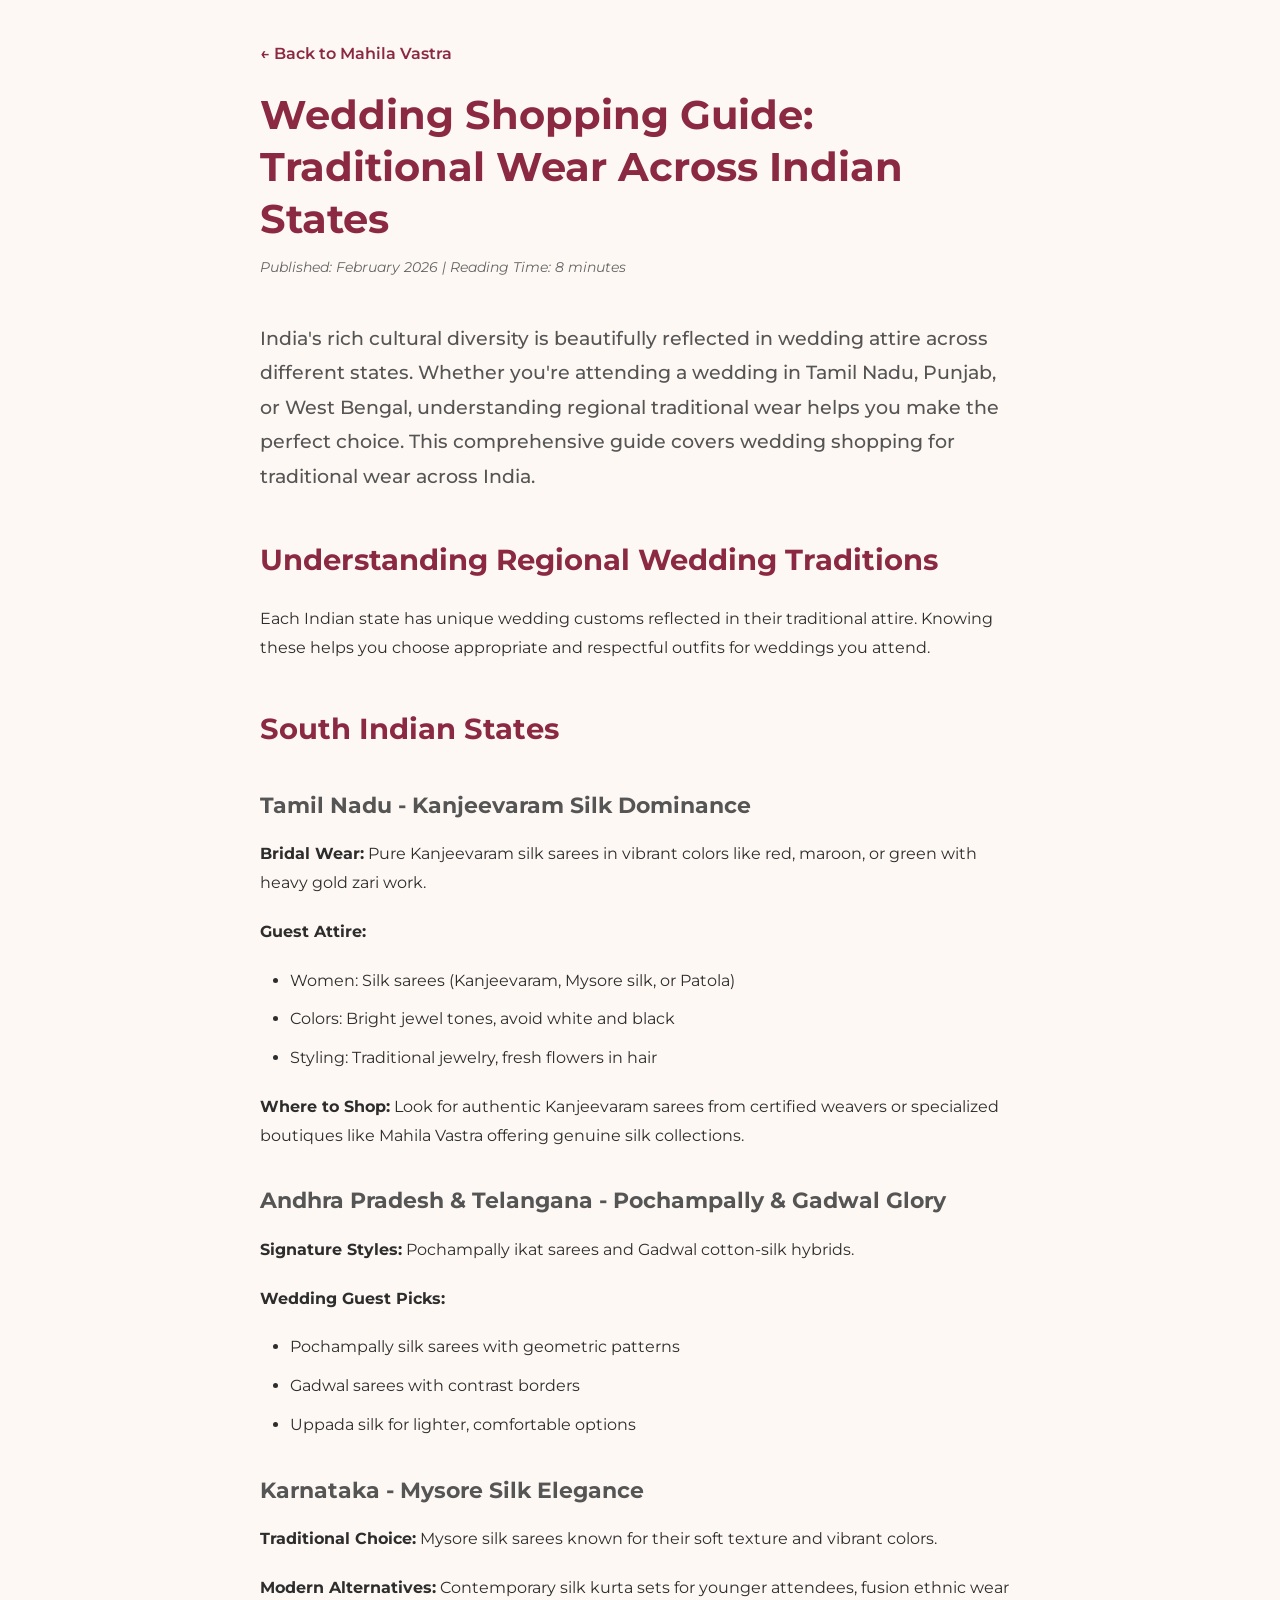
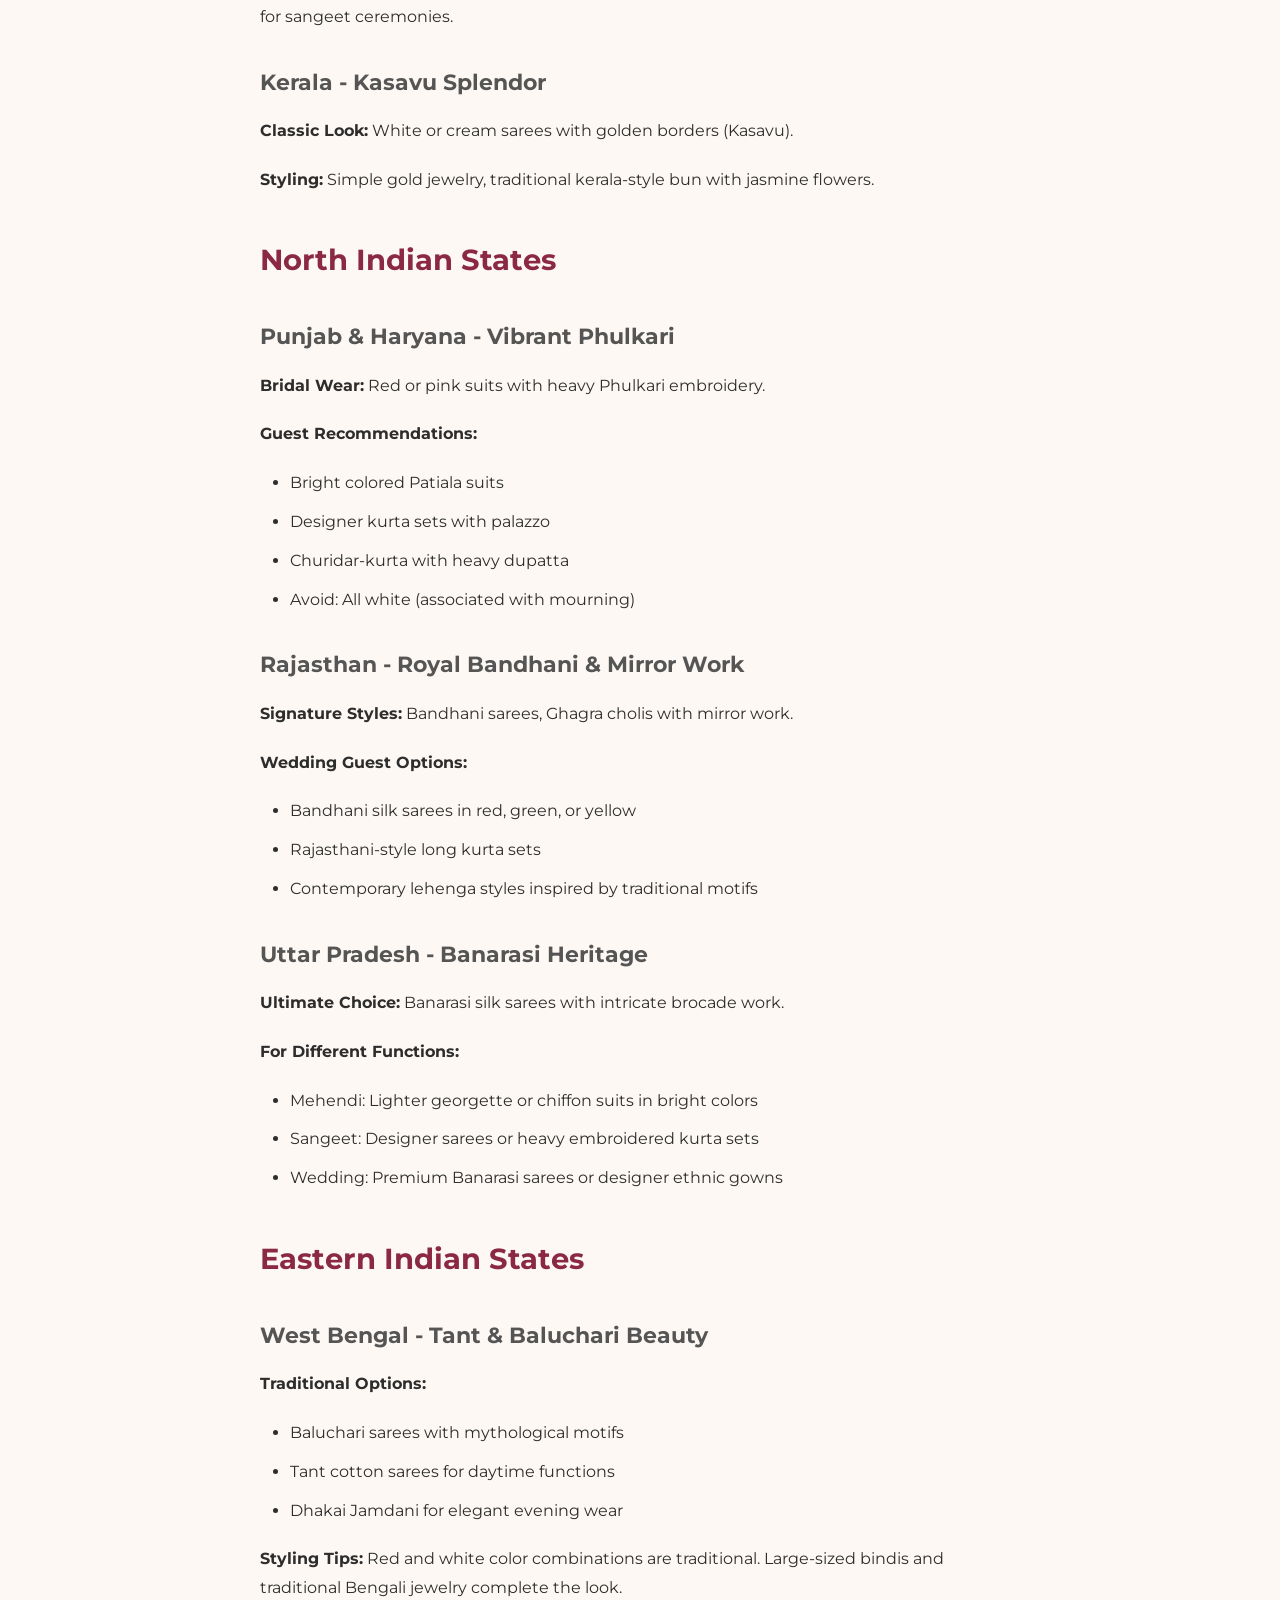
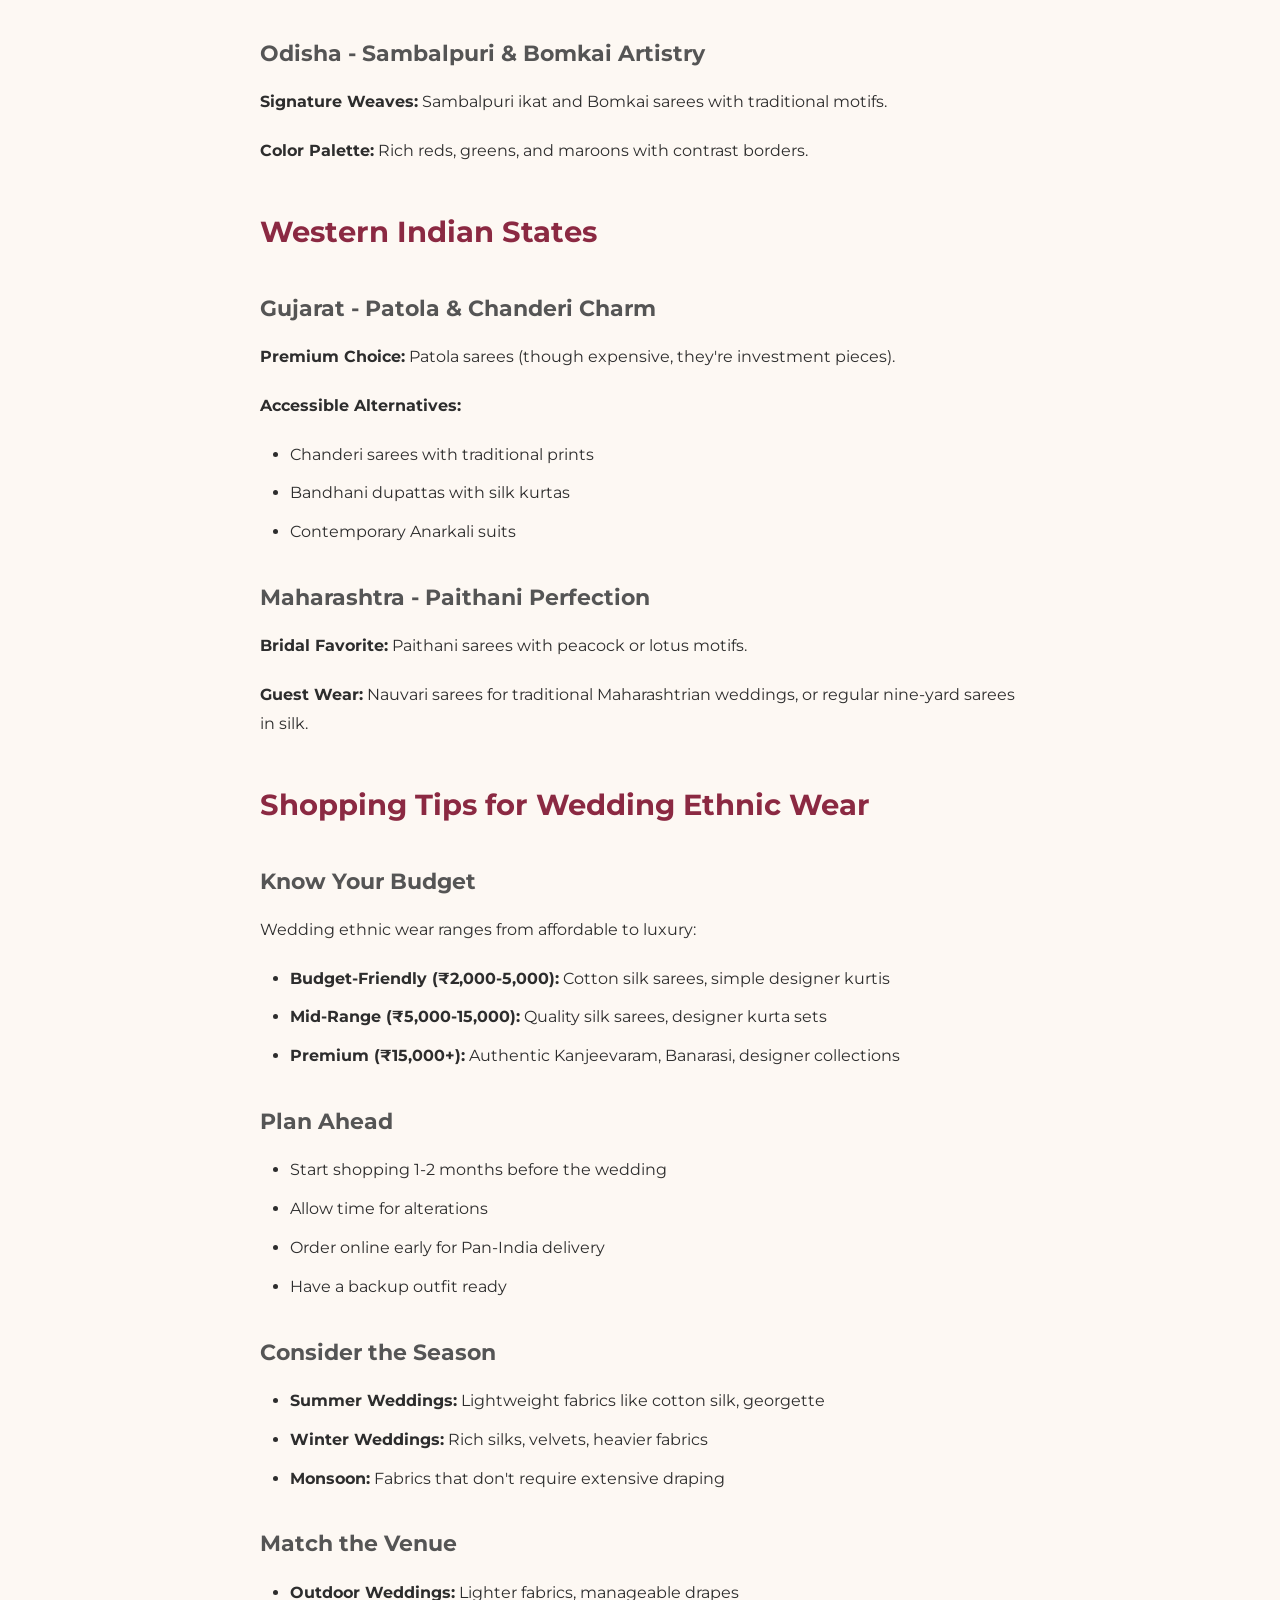
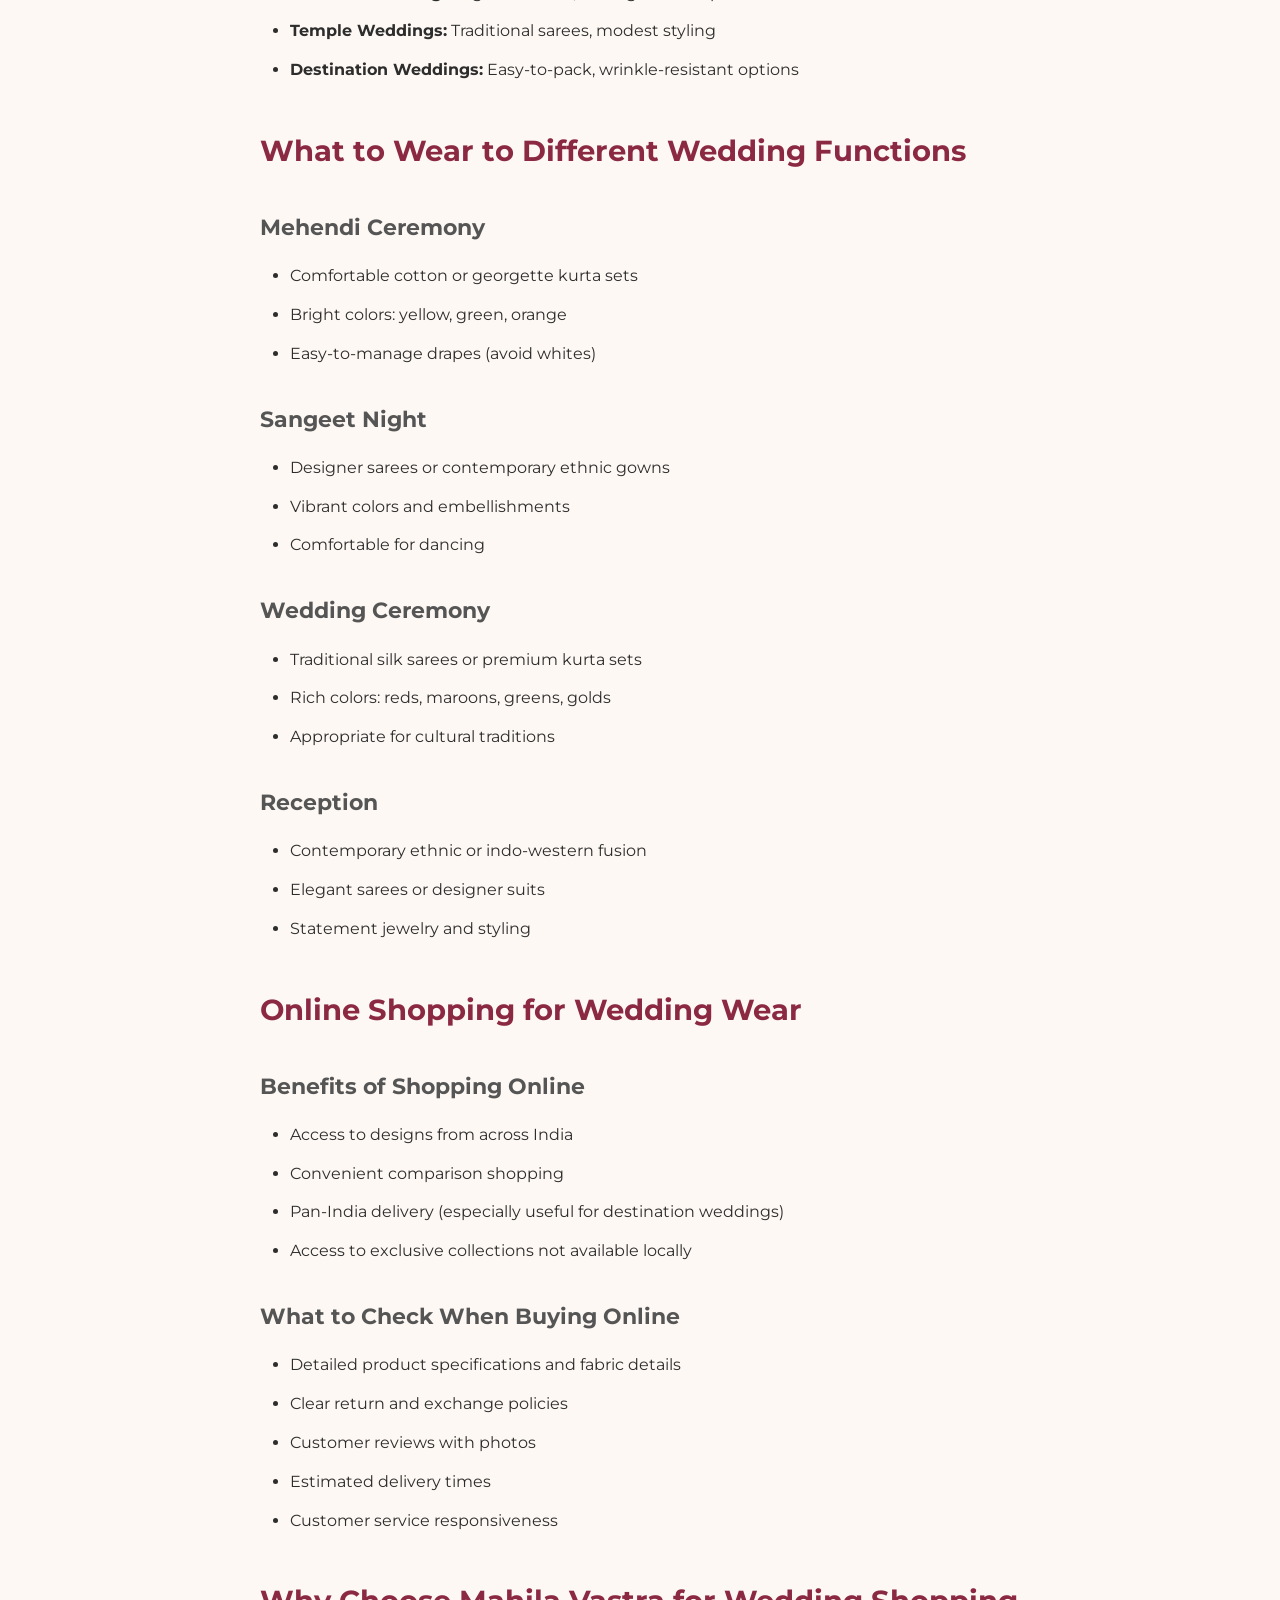
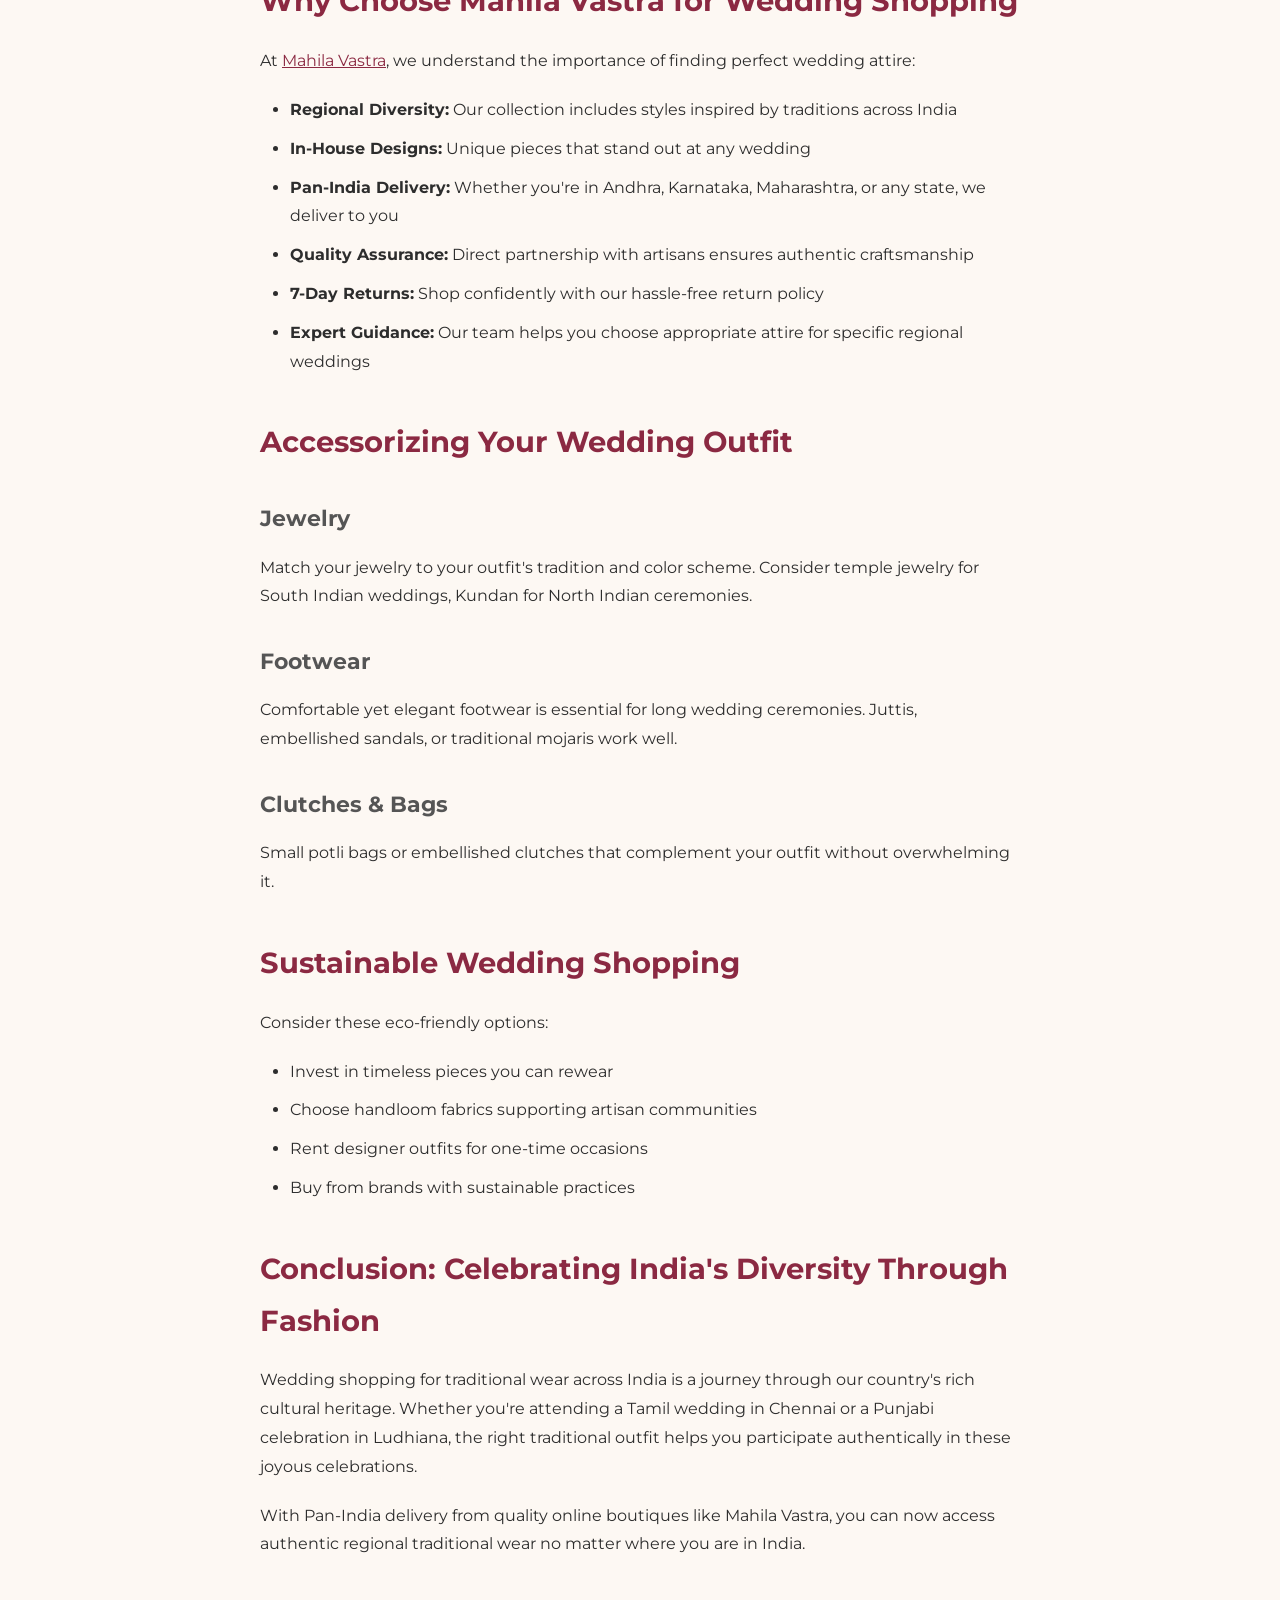
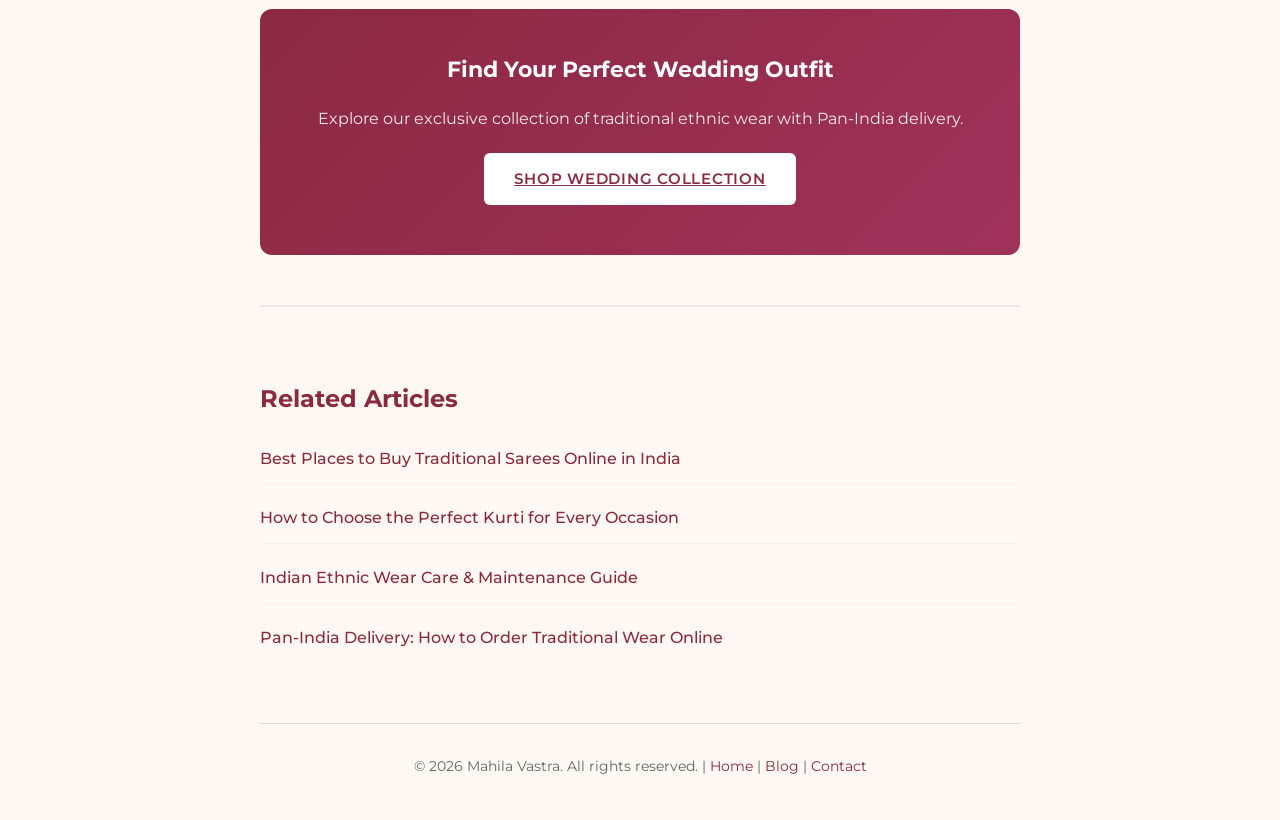
<file: blog/wedding-shopping-guide-traditional-wear-indian-states.html>
<!DOCTYPE html>
<html lang="en">

<head>
    <meta charset="UTF-8">
    <meta name="viewport" content="width=device-width, initial-scale=1.0">
    <meta name="description"
        content="Ultimate wedding shopping guide for traditional wear across Indian states. Discover regional specialty sarees, bridal ethnic wear, and how to choose perfect attire for Indian weddings pan-India.">
    <meta name="robots" content="index, follow, max-image-preview:large, max-snippet:-1, max-video-preview:-1">

    <meta property="og:type" content="article">
    <meta property="og:url" content="https://mahilavastra.in/blog/wedding-shopping-guide-traditional-wear-indian-states.html">
    <meta property="og:title" content="Wedding Shopping Guide: Traditional Wear Across Indian States">
    <meta property="og:description" content="Ultimate wedding shopping guide for traditional wear across Indian states. Discover regional specialty sarees and bridal ethnic wear.">
    <meta property="og:image" content="https://mahilavastra.in/assets/images/logo/IMG_0798.PNG">
    <meta property="og:locale" content="en_IN">
    <meta property="og:site_name" content="Mahila Vastra">

    <meta name="twitter:card" content="summary_large_image">
    <meta name="twitter:title" content="Wedding Shopping Guide: Traditional Wear Across Indian States">
    <meta name="twitter:description" content="Ultimate wedding shopping guide for traditional wear across Indian states.">
    <meta name="twitter:image" content="https://mahilavastra.in/assets/images/logo/IMG_0798.PNG">

    <link rel="canonical" href="https://mahilavastra.in/blog/wedding-shopping-guide-traditional-wear-indian-states.html">
    <link rel="alternate" hreflang="en-in" href="https://mahilavastra.in/blog/wedding-shopping-guide-traditional-wear-indian-states.html">

    <title>Wedding Shopping Guide: Traditional Wear Across Indian States | Mahila Vastra</title>
    <link rel="preconnect" href="https://fonts.googleapis.com">
    <link rel="preconnect" href="https://fonts.gstatic.com" crossorigin>
    <link href="https://fonts.googleapis.com/css2?family=Montserrat:wght@300;400;500;600&display=swap" rel="stylesheet">
    <link rel="stylesheet" href="../assets/css/styles.css">
    <link rel="shortcut icon" href="../assets/images/favicon.png">

    <script async src="https://www.googletagmanager.com/gtag/js?id=G-4J6JE2HD1Q"></script>
    <script>
        window.dataLayer = window.dataLayer || [];
        function gtag() { dataLayer.push(arguments); }
        gtag('js', new Date());
        gtag('config', 'G-4J6JE2HD1Q');
    </script>

    <script type="application/ld+json">
    {
      "@context": "https://schema.org",
      "@type": "Article",
      "headline": "Wedding Shopping Guide: Traditional Wear Across Indian States",
      "description": "Ultimate wedding shopping guide for traditional wear across Indian states. Discover regional specialty sarees and bridal ethnic wear.",
      "author": { "@type": "Organization", "name": "Mahila Vastra", "url": "https://mahilavastra.in" },
      "publisher": { "@type": "Organization", "name": "Mahila Vastra", "logo": { "@type": "ImageObject", "url": "https://mahilavastra.in/assets/images/logo/IMG_0798.PNG" } },
      "datePublished": "2026-02-01",
      "dateModified": "2026-04-04",
      "mainEntityOfPage": "https://mahilavastra.in/blog/wedding-shopping-guide-traditional-wear-indian-states.html",
      "image": "https://mahilavastra.in/assets/images/logo/IMG_0798.PNG"
    }
    </script>
</head>

<body>
    <article class="blog-post">
        <header class="blog-header">
            <nav class="blog-nav">
                <a href="../index.html" class="blog-logo">← Back to Mahila Vastra</a>
            </nav>
            <h1>Wedding Shopping Guide: Traditional Wear Across Indian States</h1>
            <p class="blog-meta">Published: February 2026 | Reading Time: 8 minutes</p>
        </header>

        <section class="blog-content">
            <p class="lead">India's rich cultural diversity is beautifully reflected in wedding attire across different
                states. Whether you're attending a wedding in Tamil Nadu, Punjab, or West Bengal, understanding regional
                traditional wear helps you make the perfect choice. This comprehensive guide covers wedding shopping for
                traditional wear across India.</p>

            <h2>Understanding Regional Wedding Traditions</h2>
            <p>Each Indian state has unique wedding customs reflected in their traditional attire. Knowing these helps
                you choose appropriate and respectful outfits for weddings you attend.</p>

            <h2>South Indian States</h2>

            <h3>Tamil Nadu - Kanjeevaram Silk Dominance</h3>
            <p><strong>Bridal Wear:</strong> Pure Kanjeevaram silk sarees in vibrant colors like red, maroon, or green
                with heavy gold zari work.</p>

            <p><strong>Guest Attire:</strong></p>
            <ul>
                <li>Women: Silk sarees (Kanjeevaram, Mysore silk, or Patola)</li>
                <li>Colors: Bright jewel tones, avoid white and black</li>
                <li>Styling: Traditional jewelry, fresh flowers in hair</li>
            </ul>

            <p><strong>Where to Shop:</strong> Look for authentic Kanjeevaram sarees from certified weavers or
                specialized boutiques like Mahila Vastra offering genuine silk collections.</p>

            <h3>Andhra Pradesh & Telangana - Pochampally & Gadwal Glory</h3>
            <p><strong>Signature Styles:</strong> Pochampally ikat sarees and Gadwal cotton-silk hybrids.</p>

            <p><strong>Wedding Guest Picks:</strong></p>
            <ul>
                <li>Pochampally silk sarees with geometric patterns</li>
                <li>Gadwal sarees with contrast borders</li>
                <li>Uppada silk for lighter, comfortable options</li>
            </ul>

            <h3>Karnataka - Mysore Silk Elegance</h3>
            <p><strong>Traditional Choice:</strong> Mysore silk sarees known for their soft texture and vibrant colors.
            </p>

            <p><strong>Modern Alternatives:</strong> Contemporary silk kurta sets for younger attendees, fusion ethnic
                wear for sangeet ceremonies.</p>

            <h3>Kerala - Kasavu Splendor</h3>
            <p><strong>Classic Look:</strong> White or cream sarees with golden borders (Kasavu).</p>

            <p><strong>Styling:</strong> Simple gold jewelry, traditional kerala-style bun with jasmine flowers.</p>

            <h2>North Indian States</h2>

            <h3>Punjab & Haryana - Vibrant Phulkari</h3>
            <p><strong>Bridal Wear:</strong> Red or pink suits with heavy Phulkari embroidery.</p>

            <p><strong>Guest Recommendations:</strong></p>
            <ul>
                <li>Bright colored Patiala suits</li>
                <li>Designer kurta sets with palazzo</li>
                <li>Churidar-kurta with heavy dupatta</li>
                <li>Avoid: All white (associated with mourning)</li>
            </ul>

            <h3>Rajasthan - Royal Bandhani & Mirror Work</h3>
            <p><strong>Signature Styles:</strong> Bandhani sarees, Ghagra cholis with mirror work.</p>

            <p><strong>Wedding Guest Options:</strong></p>
            <ul>
                <li>Bandhani silk sarees in red, green, or yellow</li>
                <li>Rajasthani-style long kurta sets</li>
                <li>Contemporary lehenga styles inspired by traditional motifs</li>
            </ul>

            <h3>Uttar Pradesh - Banarasi Heritage</h3>
            <p><strong>Ultimate Choice:</strong> Banarasi silk sarees with intricate brocade work.</p>

            <p><strong>For Different Functions:</strong></p>
            <ul>
                <li>Mehendi: Lighter georgette or chiffon suits in bright colors</li>
                <li>Sangeet: Designer sarees or heavy embroidered kurta sets</li>
                <li>Wedding: Premium Banarasi sarees or designer ethnic gowns</li>
            </ul>

            <h2>Eastern Indian States</h2>

            <h3>West Bengal - Tant & Baluchari Beauty</h3>
            <p><strong>Traditional Options:</strong></p>
            <ul>
                <li>Baluchari sarees with mythological motifs</li>
                <li>Tant cotton sarees for daytime functions</li>
                <li>Dhakai Jamdani for elegant evening wear</li>
            </ul>

            <p><strong>Styling Tips:</strong> Red and white color combinations are traditional. Large-sized bindis and
                traditional Bengali jewelry complete the look.</p>

            <h3>Odisha - Sambalpuri & Bomkai Artistry</h3>
            <p><strong>Signature Weaves:</strong> Sambalpuri ikat and Bomkai sarees with traditional motifs.</p>

            <p><strong>Color Palette:</strong> Rich reds, greens, and maroons with contrast borders.</p>

            <h2>Western Indian States</h2>

            <h3>Gujarat - Patola & Chanderi Charm</h3>
            <p><strong>Premium Choice:</strong> Patola sarees (though expensive, they're investment pieces).</p>

            <p><strong>Accessible Alternatives:</strong></p>
            <ul>
                <li>Chanderi sarees with traditional prints</li>
                <li>Bandhani dupattas with silk kurtas</li>
                <li>Contemporary Anarkali suits</li>
            </ul>

            <h3>Maharashtra - Paithani Perfection</h3>
            <p><strong>Bridal Favorite:</strong> Paithani sarees with peacock or lotus motifs.</p>

            <p><strong>Guest Wear:</strong> Nauvari sarees for traditional Maharashtrian weddings, or regular nine-yard
                sarees in silk.</p>

            <h2>Shopping Tips for Wedding Ethnic Wear</h2>

            <h3>Know Your Budget</h3>
            <p>Wedding ethnic wear ranges from affordable to luxury:</p>
            <ul>
                <li><strong>Budget-Friendly (₹2,000-5,000):</strong> Cotton silk sarees, simple designer kurtis</li>
                <li><strong>Mid-Range (₹5,000-15,000):</strong> Quality silk sarees, designer kurta sets</li>
                <li><strong>Premium (₹15,000+):</strong> Authentic Kanjeevaram, Banarasi, designer collections</li>
            </ul>

            <h3>Plan Ahead</h3>
            <ul>
                <li>Start shopping 1-2 months before the wedding</li>
                <li>Allow time for alterations</li>
                <li>Order online early for Pan-India delivery</li>
                <li>Have a backup outfit ready</li>
            </ul>

            <h3>Consider the Season</h3>
            <ul>
                <li><strong>Summer Weddings:</strong> Lightweight fabrics like cotton silk, georgette</li>
                <li><strong>Winter Weddings:</strong> Rich silks, velvets, heavier fabrics</li>
                <li><strong>Monsoon:</strong> Fabrics that don't require extensive draping</li>
            </ul>

            <h3>Match the Venue</h3>
            <ul>
                <li><strong>Outdoor Weddings:</strong> Lighter fabrics, manageable drapes</li>
                <li><strong>Temple Weddings:</strong> Traditional sarees, modest styling</li>
                <li><strong>Destination Weddings:</strong> Easy-to-pack, wrinkle-resistant options</li>
            </ul>

            <h2>What to Wear to Different Wedding Functions</h2>

            <h3>Mehendi Ceremony</h3>
            <ul>
                <li>Comfortable cotton or georgette kurta sets</li>
                <li>Bright colors: yellow, green, orange</li>
                <li>Easy-to-manage drapes (avoid whites)</li>
            </ul>

            <h3>Sangeet Night</h3>
            <ul>
                <li>Designer sarees or contemporary ethnic gowns</li>
                <li>Vibrant colors and embellishments</li>
                <li>Comfortable for dancing</li>
            </ul>

            <h3>Wedding Ceremony</h3>
            <ul>
                <li>Traditional silk sarees or premium kurta sets</li>
                <li>Rich colors: reds, maroons, greens, golds</li>
                <li>Appropriate for cultural traditions</li>
            </ul>

            <h3>Reception</h3>
            <ul>
                <li>Contemporary ethnic or indo-western fusion</li>
                <li>Elegant sarees or designer suits</li>
                <li>Statement jewelry and styling</li>
            </ul>

            <h2>Online Shopping for Wedding Wear</h2>

            <h3>Benefits of Shopping Online</h3>
            <ul>
                <li>Access to designs from across India</li>
                <li>Convenient comparison shopping</li>
                <li>Pan-India delivery (especially useful for destination weddings)</li>
                <li>Access to exclusive collections not available locally</li>
            </ul>

            <h3>What to Check When Buying Online</h3>
            <ul>
                <li>Detailed product specifications and fabric details</li>
                <li>Clear return and exchange policies</li>
                <li>Customer reviews with photos</li>
                <li>Estimated delivery times</li>
                <li>Customer service responsiveness</li>
            </ul>

            <h2>Why Choose Mahila Vastra for Wedding Shopping</h2>
            <p>At <a href="../index.html#catalog">Mahila Vastra</a>, we understand the importance of finding perfect
                wedding attire:</p>

            <ul>
                <li><strong>Regional Diversity:</strong> Our collection includes styles inspired by traditions across
                    India</li>
                <li><strong>In-House Designs:</strong> Unique pieces that stand out at any wedding</li>
                <li><strong>Pan-India Delivery:</strong> Whether you're in Andhra, Karnataka, Maharashtra, or any state,
                    we deliver to you</li>
                <li><strong>Quality Assurance:</strong> Direct partnership with artisans ensures authentic craftsmanship
                </li>
                <li><strong>7-Day Returns:</strong> Shop confidently with our hassle-free return policy</li>
                <li><strong>Expert Guidance:</strong> Our team helps you choose appropriate attire for specific regional
                    weddings</li>
            </ul>

            <h2>Accessorizing Your Wedding Outfit</h2>

            <h3>Jewelry</h3>
            <p>Match your jewelry to your outfit's tradition and color scheme. Consider temple jewelry for South Indian
                weddings, Kundan for North Indian ceremonies.</p>

            <h3>Footwear</h3>
            <p>Comfortable yet elegant footwear is essential for long wedding ceremonies. Juttis, embellished sandals,
                or traditional mojaris work well.</p>

            <h3>Clutches & Bags</h3>
            <p>Small potli bags or embellished clutches that complement your outfit without overwhelming it.</p>

            <h2>Sustainable Wedding Shopping</h2>
            <p>Consider these eco-friendly options:</p>
            <ul>
                <li>Invest in timeless pieces you can rewear</li>
                <li>Choose handloom fabrics supporting artisan communities</li>
                <li>Rent designer outfits for one-time occasions</li>
                <li>Buy from brands with sustainable practices</li>
            </ul>

            <h2>Conclusion: Celebrating India's Diversity Through Fashion</h2>
            <p>Wedding shopping for traditional wear across India is a journey through our country's rich cultural
                heritage. Whether you're attending a Tamil wedding in Chennai or a Punjabi celebration in Ludhiana, the
                right traditional outfit helps you participate authentically in these joyous celebrations.</p>

            <p>With Pan-India delivery from quality online boutiques like Mahila Vastra, you can now access authentic
                regional traditional wear no matter where you are in India.</p>

            <div class="blog-cta">
                <h3>Find Your Perfect Wedding Outfit</h3>
                <p>Explore our exclusive collection of traditional ethnic wear with Pan-India delivery.</p>
                <a href="../index.html#catalog" class="btn btn-primary">Shop Wedding Collection</a>
            </div>

            <div class="related-articles">
                <h2>Related Articles</h2>
                <ul>
                    <li><a href="best-places-buy-traditional-sarees-online-india.html">Best Places to Buy Traditional Sarees Online in India</a></li>
                    <li><a href="how-to-choose-perfect-kurti-every-occasion.html">How to Choose the Perfect Kurti for Every Occasion</a></li>
                    <li><a href="indian-ethnic-wear-care-maintenance-guide.html">Indian Ethnic Wear Care & Maintenance Guide</a></li>
                    <li><a href="pan-india-delivery-order-traditional-wear-online.html">Pan-India Delivery: How to Order Traditional Wear Online</a></li>
                </ul>
            </div>
        </section>

        <footer class="blog-footer">
            <p>&copy; 2026 Mahila Vastra. All rights reserved. | <a href="../index.html">Home</a> | <a
                    href="index.html">Blog</a> | <a href="../index.html#contact">Contact</a></p>
        </footer>
    </article>

    <style>
        .blog-post {
            max-width: 800px;
            margin: 0 auto;
            padding: 40px 20px;
            font-family: 'Montserrat', sans-serif;
            line-height: 1.8;
            color: #2d2d2d;
        }

        .blog-header {
            margin-bottom: 40px;
        }

        .blog-nav {
            margin-bottom: 20px;
        }

        .blog-logo {
            color: #8B2942;
            text-decoration: none;
            font-weight: 600;
            transition: color 0.3s;
        }

        .blog-logo:hover {
            color: #B8860B;
        }

        .blog-post h1 {
            font-size: 2.5rem;
            color: #8B2942;
            margin-bottom: 10px;
            line-height: 1.3;
        }

        .blog-meta {
            color: #666;
            font-size: 0.9rem;
            font-style: italic;
        }

        .lead {
            font-size: 1.2rem;
            color: #555;
            margin-bottom: 30px;
            font-weight: 500;
        }

        .blog-content h2 {
            font-size: 1.8rem;
            color: #8B2942;
            margin-top: 40px;
            margin-bottom: 20px;
        }

        .blog-content h3 {
            font-size: 1.4rem;
            color: #555;
            margin-top: 30px;
            margin-bottom: 15px;
        }

        .blog-content p {
            margin-bottom: 20px;
        }

        .blog-content ul {
            margin-bottom: 20px;
            padding-left: 30px;
        }

        .blog-content li {
            margin-bottom: 10px;
        }

        .blog-content a {
            color: #8B2942;
            text-decoration: underline;
            transition: color 0.3s;
        }

        .blog-content a:hover {
            color: #B8860B;
        }

        .blog-cta {
            background: linear-gradient(135deg, #8B2942 0%, #A0325A 100%);
            color: white;
            padding: 40px;
            border-radius: 12px;
            text-align: center;
            margin: 50px 0;
        }

        .blog-cta h3 {
            color: white;
            margin-top: 0;
        }

        .blog-cta p {
            color: rgba(255, 255, 255, 0.9);
        }

        .btn {
            display: inline-block;
            padding: 12px 30px;
            background: white;
            color: #8B2942;
            text-decoration: none;
            border-radius: 6px;
            font-weight: 600;
            transition: all 0.3s;
        }

        .btn:hover {
            transform: translateY(-2px);
            box-shadow: 0 4px 12px rgba(0, 0, 0, 0.2);
        }

        .blog-footer {
            margin-top: 60px;
            padding-top: 30px;
            border-top: 1px solid #ddd;
            text-align: center;
            color: #666;
            font-size: 0.9rem;
        }

        .blog-footer a {
            color: #8B2942;
            text-decoration: none;
        }

        .related-articles {
            margin-top: 50px;
            padding-top: 30px;
            border-top: 2px solid #f0e6ea;
        }

        .related-articles h2 {
            font-size: 1.5rem;
            color: #8B2942;
            margin-bottom: 15px;
        }

        .related-articles ul {
            list-style: none;
            padding: 0;
        }

        .related-articles li {
            padding: 10px 0;
            border-bottom: 1px solid #f5f0f2;
        }

        .related-articles li:last-child {
            border-bottom: none;
        }

        .related-articles a {
            color: #8B2942;
            text-decoration: none;
            font-weight: 500;
            transition: color 0.3s;
        }

        .related-articles a:hover {
            color: #B8860B;
        }

        @media (max-width: 768px) {
            .blog-post h1 {
                font-size: 2rem;
            }

            .blog-content h2 {
                font-size: 1.5rem;
            }

            .blog-cta {
                padding: 30px 20px;
            }
        }
    </style>
</body>

</html>
</file>
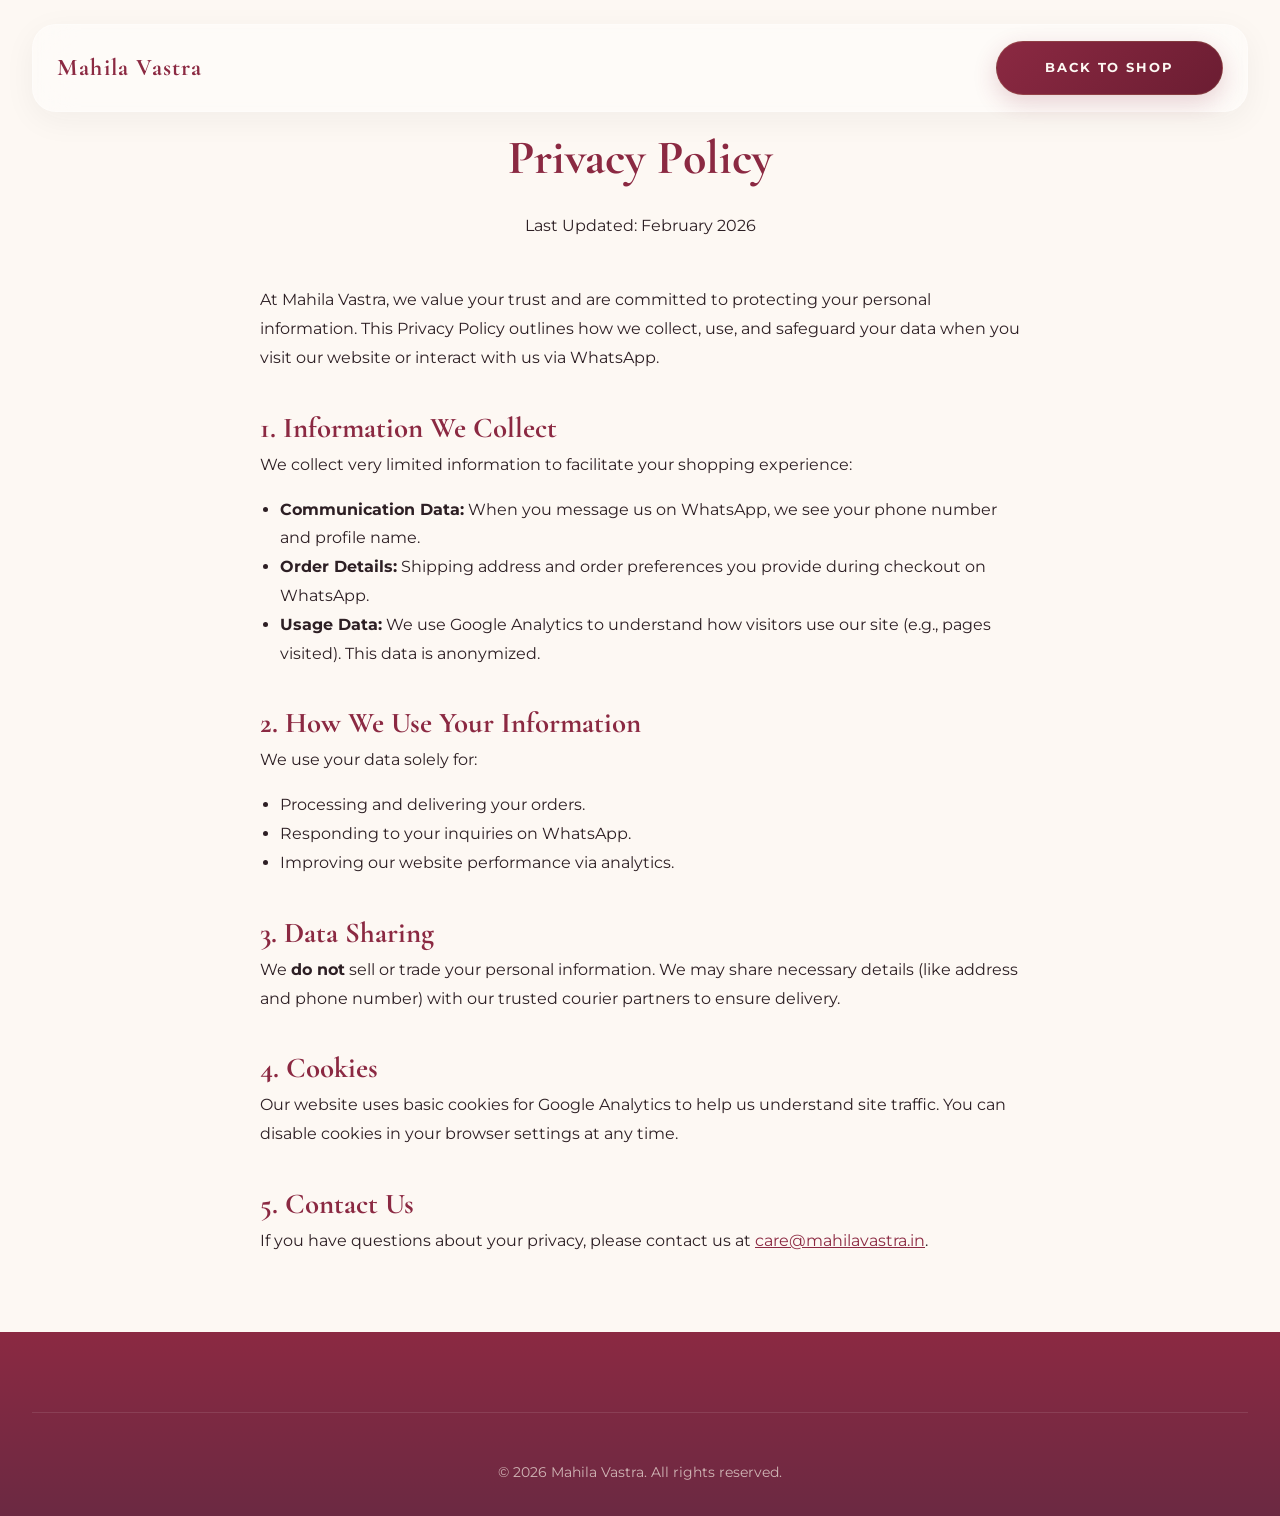
<file: policies/privacy-policy.html>
<!DOCTYPE html>
<html lang="en">

<head>
    <meta charset="UTF-8">
    <meta name="viewport" content="width=device-width, initial-scale=1.0">
    <title>Privacy Policy | Mahila Vastra</title>
    <meta name="robots" content="noindex">
    <link rel="preconnect" href="https://fonts.googleapis.com">
    <link rel="preconnect" href="https://fonts.gstatic.com" crossorigin>
    <link
        href="https://fonts.googleapis.com/css2?family=Cormorant+Garamond:ital,wght@0,300;0,400;0,500;0,600;0,700;1,400;1,500&family=Montserrat:wght@300;400;500;600&family=Great+Vibes&family=Italiana&display=swap"
        rel="stylesheet">
    <link rel="stylesheet" href="../assets/css/styles.css">
    <style>
        .policy-container {
            max-width: 800px;
            margin: 0 auto;
            padding: 120px 20px 60px;
        }

        .policy-header {
            text-align: center;
            margin-bottom: 3rem;
        }

        .policy-title {
            font-family: var(--font-display);
            font-size: 3rem;
            color: var(--color-burgundy);
            margin-bottom: 1rem;
        }

        .policy-content h2 {
            font-family: var(--font-display);
            color: var(--color-burgundy);
            margin-top: 2rem;
            font-size: 1.8rem;
        }

        .policy-content p,
        .policy-content ul {
            color: var(--text-primary);
            margin-bottom: 1rem;
            line-height: 1.8;
        }

        .policy-content ul {
            padding-left: 20px;
        }
    </style>
</head>

<body>
    <!-- Navigation (Simplified) -->
    <nav class="navbar" style="position: absolute;">
        <div class="nav-container">
            <a href="../index.html" class="logo">
                <div class="logo-text">
                    <span class="logo-main" style="font-size: 1.5rem;">Mahila Vastra</span>
                </div>
            </a>
            <a href="../index.html" class="btn btn-nav-cta">Back to Shop</a>
        </div>
    </nav>

    <div class="policy-container">
        <header class="policy-header">
            <h1 class="policy-title">Privacy Policy</h1>
            <p>Last Updated: February 2026</p>
        </header>

        <div class="policy-content">
            <p>At Mahila Vastra, we value your trust and are committed to protecting your personal information. This
                Privacy Policy outlines how we collect, use, and safeguard your data when you visit our website or
                interact with us via WhatsApp.</p>

            <h2>1. Information We Collect</h2>
            <p>We collect very limited information to facilitate your shopping experience:</p>
            <ul>
                <li><strong>Communication Data:</strong> When you message us on WhatsApp, we see your phone number and
                    profile name.</li>
                <li><strong>Order Details:</strong> Shipping address and order preferences you provide during checkout
                    on WhatsApp.</li>
                <li><strong>Usage Data:</strong> We use Google Analytics to understand how visitors use our site (e.g.,
                    pages visited). This data is anonymized.</li>
            </ul>

            <h2>2. How We Use Your Information</h2>
            <p>We use your data solely for:</p>
            <ul>
                <li>Processing and delivering your orders.</li>
                <li>Responding to your inquiries on WhatsApp.</li>
                <li>Improving our website performance via analytics.</li>
            </ul>

            <h2>3. Data Sharing</h2>
            <p>We <strong>do not</strong> sell or trade your personal information. We may share necessary details (like
                address and phone number) with our trusted courier partners to ensure delivery.</p>

            <h2>4. Cookies</h2>
            <p>Our website uses basic cookies for Google Analytics to help us understand site traffic. You can disable
                cookies in your browser settings at any time.</p>

            <h2>5. Contact Us</h2>
            <p>If you have questions about your privacy, please contact us at <a href="mailto:care@mahilavastra.in"
                    style="color: var(--color-burgundy); text-decoration: underline;">care@mahilavastra.in</a>.</p>
        </div>
    </div>

    <footer class="footer">
        <div class="footer-container">
            <div class="footer-bottom">
                <p>&copy; 2026 Mahila Vastra. All rights reserved.</p>
            </div>
        </div>
    </footer>
</body>

</html>
</file>
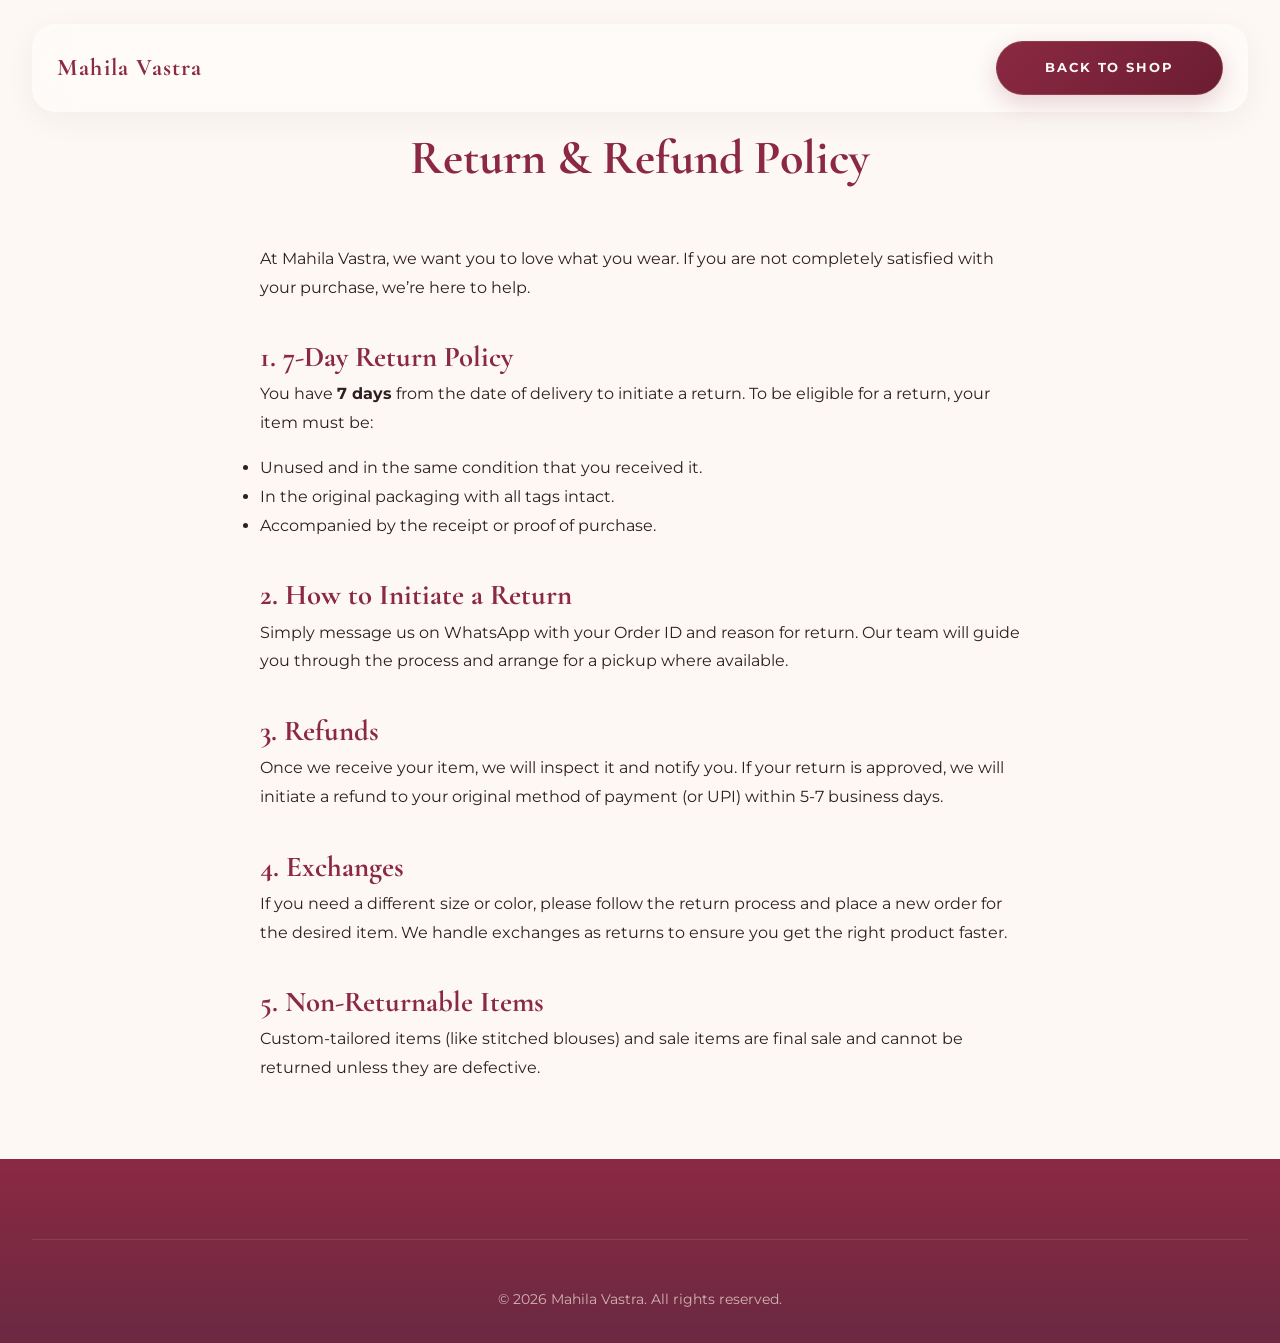
<file: policies/refund-policy.html>
<!DOCTYPE html>
<html lang="en">

<head>
    <meta charset="UTF-8">
    <meta name="viewport" content="width=device-width, initial-scale=1.0">
    <title>Return & Refund Policy | Mahila Vastra</title>
    <meta name="robots" content="noindex">
    <link rel="preconnect" href="https://fonts.googleapis.com">
    <link rel="preconnect" href="https://fonts.gstatic.com" crossorigin>
    <link
        href="https://fonts.googleapis.com/css2?family=Cormorant+Garamond:ital,wght@0,300;0,400;0,500;0,600;0,700;1,400;1,500&family=Montserrat:wght@300;400;500;600&family=Great+Vibes&family=Italiana&display=swap"
        rel="stylesheet">
    <link rel="stylesheet" href="../assets/css/styles.css">
    <style>
        .policy-container {
            max-width: 800px;
            margin: 0 auto;
            padding: 120px 20px 60px;
        }

        .policy-header {
            text-align: center;
            margin-bottom: 3rem;
        }

        .policy-title {
            font-family: var(--font-display);
            font-size: 3rem;
            color: var(--color-burgundy);
            margin-bottom: 1rem;
        }

        .policy-content h2 {
            font-family: var(--font-display);
            color: var(--color-burgundy);
            margin-top: 2rem;
            font-size: 1.8rem;
        }

        .policy-content p,
        .policy-content ul {
            color: var(--text-primary);
            margin-bottom: 1rem;
            line-height: 1.8;
        }
    </style>
</head>

<body>
    <nav class="navbar" style="position: absolute;">
        <div class="nav-container">
            <a href="../index.html" class="logo">
                <div class="logo-text">
                    <span class="logo-main" style="font-size: 1.5rem;">Mahila Vastra</span>
                </div>
            </a>
            <a href="../index.html" class="btn btn-nav-cta">Back to Shop</a>
        </div>
    </nav>

    <div class="policy-container">
        <header class="policy-header">
            <h1 class="policy-title">Return & Refund Policy</h1>
        </header>

        <div class="policy-content">
            <p>At Mahila Vastra, we want you to love what you wear. If you are not completely satisfied with your
                purchase, we’re here to help.</p>

            <h2>1. 7-Day Return Policy</h2>
            <p>You have <strong>7 days</strong> from the date of delivery to initiate a return. To be eligible for a
                return, your item must be:</p>
            <ul>
                <li>Unused and in the same condition that you received it.</li>
                <li>In the original packaging with all tags intact.</li>
                <li>Accompanied by the receipt or proof of purchase.</li>
            </ul>

            <h2>2. How to Initiate a Return</h2>
            <p>Simply message us on WhatsApp with your Order ID and reason for return. Our team will guide you through
                the process and arrange for a pickup where available.</p>

            <h2>3. Refunds</h2>
            <p>Once we receive your item, we will inspect it and notify you. If your return is approved, we will
                initiate a refund to your original method of payment (or UPI) within 5-7 business days.</p>

            <h2>4. Exchanges</h2>
            <p>If you need a different size or color, please follow the return process and place a new order for the
                desired item. We handle exchanges as returns to ensure you get the right product faster.</p>

            <h2>5. Non-Returnable Items</h2>
            <p>Custom-tailored items (like stitched blouses) and sale items are final sale and cannot be returned unless
                they are defective.</p>
        </div>
    </div>

    <footer class="footer">
        <div class="footer-container">
            <div class="footer-bottom">
                <p>&copy; 2026 Mahila Vastra. All rights reserved.</p>
            </div>
        </div>
    </footer>
</body>

</html>
</file>
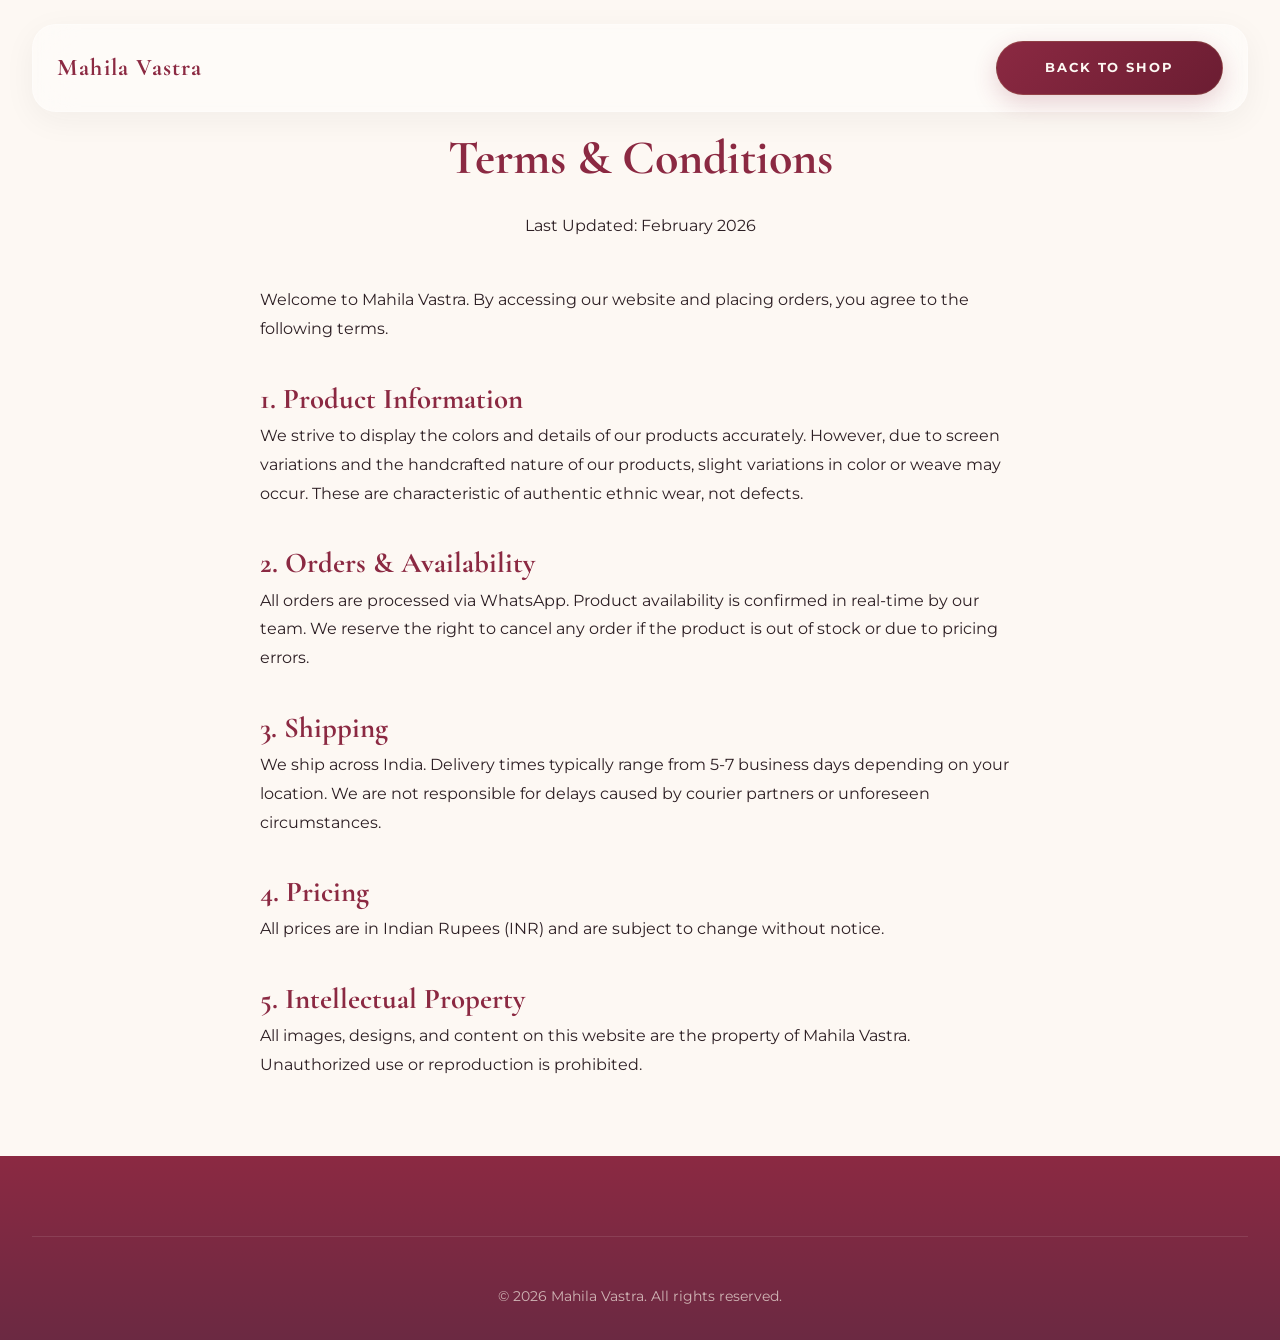
<file: policies/terms-conditions.html>
<!DOCTYPE html>
<html lang="en">

<head>
    <meta charset="UTF-8">
    <meta name="viewport" content="width=device-width, initial-scale=1.0">
    <title>Terms & Conditions | Mahila Vastra</title>
    <meta name="robots" content="noindex">
    <link rel="preconnect" href="https://fonts.googleapis.com">
    <link rel="preconnect" href="https://fonts.gstatic.com" crossorigin>
    <link
        href="https://fonts.googleapis.com/css2?family=Cormorant+Garamond:ital,wght@0,300;0,400;0,500;0,600;0,700;1,400;1,500&family=Montserrat:wght@300;400;500;600&family=Great+Vibes&family=Italiana&display=swap"
        rel="stylesheet">
    <link rel="stylesheet" href="../assets/css/styles.css">
    <style>
        .policy-container {
            max-width: 800px;
            margin: 0 auto;
            padding: 120px 20px 60px;
        }

        .policy-header {
            text-align: center;
            margin-bottom: 3rem;
        }

        .policy-title {
            font-family: var(--font-display);
            font-size: 3rem;
            color: var(--color-burgundy);
            margin-bottom: 1rem;
        }

        .policy-content h2 {
            font-family: var(--font-display);
            color: var(--color-burgundy);
            margin-top: 2rem;
            font-size: 1.8rem;
        }

        .policy-content p,
        .policy-content ul {
            color: var(--text-primary);
            margin-bottom: 1rem;
            line-height: 1.8;
        }
    </style>
</head>

<body>
    <nav class="navbar" style="position: absolute;">
        <div class="nav-container">
            <a href="../index.html" class="logo">
                <div class="logo-text">
                    <span class="logo-main" style="font-size: 1.5rem;">Mahila Vastra</span>
                </div>
            </a>
            <a href="../index.html" class="btn btn-nav-cta">Back to Shop</a>
        </div>
    </nav>

    <div class="policy-container">
        <header class="policy-header">
            <h1 class="policy-title">Terms & Conditions</h1>
            <p>Last Updated: February 2026</p>
        </header>

        <div class="policy-content">
            <p>Welcome to Mahila Vastra. By accessing our website and placing orders, you agree to the following terms.
            </p>

            <h2>1. Product Information</h2>
            <p>We strive to display the colors and details of our products accurately. However, due to screen variations
                and the handcrafted nature of our products, slight variations in color or weave may occur. These are
                characteristic of authentic ethnic wear, not defects.</p>

            <h2>2. Orders & Availability</h2>
            <p>All orders are processed via WhatsApp. Product availability is confirmed in real-time by our team. We
                reserve the right to cancel any order if the product is out of stock or due to pricing errors.</p>

            <h2>3. Shipping</h2>
            <p>We ship across India. Delivery times typically range from 5-7 business days depending on your location.
                We are not responsible for delays caused by courier partners or unforeseen circumstances.</p>

            <h2>4. Pricing</h2>
            <p>All prices are in Indian Rupees (INR) and are subject to change without notice.</p>

            <h2>5. Intellectual Property</h2>
            <p>All images, designs, and content on this website are the property of Mahila Vastra. Unauthorized use or
                reproduction is prohibited.</p>
        </div>
    </div>

    <footer class="footer">
        <div class="footer-container">
            <div class="footer-bottom">
                <p>&copy; 2026 Mahila Vastra. All rights reserved.</p>
            </div>
        </div>
    </footer>
</body>

</html>
</file>
<file: assets/css/styles.css>
/* ========================================
   MAHILA VASTRA - Design System
   ======================================== */

:root {
    /* Primary Colors - Rich & Traditional */
    --color-burgundy: #8B2942;
    --color-burgundy-deep: #6B1D32;
    --color-burgundy-light: #A83D56;

    /* Gold Accents - Adjusted for better contrast on light backgrounds */
    --color-gold: #B89655;
    /* Slightly darkened from #C9A86C */
    --color-gold-light: #E5D4B3;
    --color-gold-dark: #856A37;
    /* Darkened from #A88B4A for WCAG AA compliance */
    --color-gold-shimmer: linear-gradient(135deg, #C9A86C 0%, #F5E6D3 50%, #C9A86C 100%);

    /* Warm Neutrals */
    --color-ivory: #FDF8F3;
    --color-cream: #F7EFE5;
    --color-sand: #E8DDD0;
    --color-taupe: #B8A898;

    /* Deep Accents */
    --color-plum: #6B3654;
    --color-terracotta: #C67B5C;
    --color-sage: #7A8B6E;

    /* Text Colors */
    --text-primary: #2D1F24;
    --text-secondary: #5C4A50;
    --text-muted: #6D5E63;
    /* Improved contrast for accessibility */
    --text-light: #F7EFE5;

    /* Layering (Z-Index Scale) */
    --z-background: -1;
    --z-base: 0;
    --z-content: 1;
    --z-frame: 10;
    --z-nav: 1100;
    --z-overlay: 1200;
    --z-mobile-menu: 1300;
    --z-max: 9999;

    /* Glassmorphism */
    --glass-bg: rgba(255, 255, 255, 0.4);
    /* Increased from 0.25 for better contrast */
    --glass-border: rgba(255, 255, 255, 0.3);
    --glass-shadow: 0 8px 32px rgba(45, 31, 36, 0.05);

    /* Spacing */
    --space-xs: 0.5rem;
    --space-sm: 1rem;
    --space-md: 1.5rem;
    --space-lg: 2rem;
    --space-xl: 3rem;
    --space-2xl: 5rem;
    --space-3xl: 8rem;

    /* Typography */
    --font-display: 'Cormorant Garamond', serif;
    --font-elegant: 'Great Vibes', cursive;
    --font-boutique: 'Italiana', serif;
    --font-body: 'Montserrat', sans-serif;

    /* Transitions */
    --transition-fast: 0.2s ease;
    --transition-base: 0.3s ease;
    --transition-slow: 0.5s ease;
    --transition-elastic: 0.6s cubic-bezier(0.34, 1.56, 0.64, 1);

    /* Border Radius */
    --radius-sm: 4px;
    --radius-md: 8px;
    --radius-lg: 16px;
    --radius-xl: 24px;
    --radius-full: 9999px;
}

/* ========================================
   RESET & BASE
   ======================================== */

*,
*::before,
*::after {
    margin: 0;
    padding: 0;
    box-sizing: border-box;
}

@media (prefers-reduced-motion: no-preference) {
    html {
        scroll-behavior: smooth;
    }
}

html,
body {
    width: 100%;
    max-width: 100%;
    margin: 0;
    padding: 0;
    overflow-x: hidden;
    /* Extra containment for mobile */
    overflow-x: clip;
    position: relative;
    -webkit-overflow-scrolling: touch;
}

body {
    font-family: var(--font-body);
    color: var(--text-primary);
    background: var(--color-ivory);
    line-height: 1.6;
    -webkit-font-smoothing: antialiased;
}

a {
    text-decoration: none;
    color: inherit;
}

button {
    border: none;
    background: none;
    cursor: pointer;
    font-family: inherit;
}

/* ========================================
   UTILITIES
   ======================================== */

.visually-hidden {
    position: absolute;
    width: 1px;
    height: 1px;
    padding: 0;
    margin: -1px;
    overflow: hidden;
    clip: rect(0, 0, 0, 0);
    white-space: nowrap;
    border: 0;
}

/* ========================================
   FLOATING PATTERNS BACKGROUND
   ======================================== */

.floating-patterns {
    position: fixed;
    top: 0;
    left: 0;
    width: 100%;
    height: 100%;
    pointer-events: none;
    z-index: var(--z-background);
    overflow: hidden;
    /* Ensure decorative elements never cause overflow */
}

/* Global Responsive Adjustments */
img,
svg {
    max-width: 100%;
    height: auto;
}

.pattern {
    position: absolute;
    opacity: 0.06;
    background-repeat: no-repeat;
    background-size: contain;
}

.pattern-1 {
    width: 300px;
    height: 300px;
    top: 5%;
    left: 5%;
    background-image: url("data:image/svg+xml,%3Csvg xmlns='http://www.w3.org/2000/svg' viewBox='0 0 100 100'%3E%3Cpath d='M50 5 C60 20, 80 30, 95 50 C80 70, 60 80, 50 95 C40 80, 20 70, 5 50 C20 30, 40 20, 50 5Z' fill='none' stroke='%238B2942' stroke-width='1'/%3E%3Ccircle cx='50' cy='50' r='15' fill='none' stroke='%238B2942' stroke-width='1'/%3E%3C/svg%3E");
    animation: floatPattern1 20s ease-in-out infinite;
}

.pattern-2 {
    width: 200px;
    height: 200px;
    top: 60%;
    left: 10%;
    background-image: url("data:image/svg+xml,%3Csvg xmlns='http://www.w3.org/2000/svg' viewBox='0 0 100 100'%3E%3Ccircle cx='50' cy='50' r='45' fill='none' stroke='%23C9A86C' stroke-width='1'/%3E%3Ccircle cx='50' cy='50' r='35' fill='none' stroke='%23C9A86C' stroke-width='1'/%3E%3Ccircle cx='50' cy='50' r='25' fill='none' stroke='%23C9A86C' stroke-width='1'/%3E%3C/svg%3E");
    animation: floatPattern2 25s ease-in-out infinite;
}

.pattern-3 {
    width: 250px;
    height: 250px;
    top: 20%;
    right: 8%;
    background-image: url("data:image/svg+xml,%3Csvg xmlns='http://www.w3.org/2000/svg' viewBox='0 0 100 100'%3E%3Cpath d='M50 10 L55 40 L90 50 L55 60 L50 90 L45 60 L10 50 L45 40 Z' fill='none' stroke='%236B3654' stroke-width='1'/%3E%3C/svg%3E");
    animation: floatPattern3 22s ease-in-out infinite;
}

.pattern-4 {
    width: 180px;
    height: 180px;
    bottom: 15%;
    right: 15%;
    background-image: url("data:image/svg+xml,%3Csvg xmlns='http://www.w3.org/2000/svg' viewBox='0 0 100 100'%3E%3Cellipse cx='50' cy='50' rx='45' ry='25' fill='none' stroke='%23C67B5C' stroke-width='1' transform='rotate(45 50 50)'/%3E%3Cellipse cx='50' cy='50' rx='45' ry='25' fill='none' stroke='%23C67B5C' stroke-width='1' transform='rotate(-45 50 50)'/%3E%3C/svg%3E");
    animation: floatPattern4 18s ease-in-out infinite;
}

.pattern-5 {
    width: 150px;
    height: 150px;
    top: 40%;
    left: 50%;
    background-image: url("data:image/svg+xml,%3Csvg xmlns='http://www.w3.org/2000/svg' viewBox='0 0 100 100'%3E%3Cpath d='M50 5 Q75 25 95 50 Q75 75 50 95 Q25 75 5 50 Q25 25 50 5' fill='none' stroke='%238B2942' stroke-width='1'/%3E%3C/svg%3E");
    animation: floatPattern5 24s ease-in-out infinite;
}

.pattern-6 {
    width: 220px;
    height: 220px;
    bottom: 30%;
    left: 30%;
    background-image: url("data:image/svg+xml,%3Csvg xmlns='http://www.w3.org/2000/svg' viewBox='0 0 100 100'%3E%3Cpath d='M50 0 L61 35 L97 35 L68 57 L79 91 L50 70 L21 91 L32 57 L3 35 L39 35 Z' fill='none' stroke='%23C9A86C' stroke-width='0.5'/%3E%3C/svg%3E");
    animation: floatPattern6 28s ease-in-out infinite;
}

@keyframes floatPattern1 {

    0%,
    100% {
        transform: translate(0, 0) rotate(0deg);
    }

    33% {
        transform: translate(30px, 20px) rotate(5deg);
    }

    66% {
        transform: translate(-20px, 40px) rotate(-5deg);
    }
}

@keyframes floatPattern2 {

    0%,
    100% {
        transform: translate(0, 0) rotate(0deg);
    }

    50% {
        transform: translate(40px, -30px) rotate(180deg);
    }
}

@keyframes floatPattern3 {

    0%,
    100% {
        transform: translate(0, 0) rotate(0deg);
    }

    25% {
        transform: translate(-20px, 20px) rotate(90deg);
    }

    75% {
        transform: translate(30px, -20px) rotate(-90deg);
    }
}

@keyframes floatPattern4 {

    0%,
    100% {
        transform: translate(0, 0) scale(1);
    }

    50% {
        transform: translate(-30px, -30px) scale(1.1);
    }
}

@keyframes floatPattern5 {

    0%,
    100% {
        transform: translate(0, 0) rotate(0deg);
    }

    50% {
        transform: translate(50px, 30px) rotate(45deg);
    }
}

@keyframes floatPattern6 {

    0%,
    100% {
        transform: translate(0, 0) rotate(0deg);
    }

    33% {
        transform: translate(-40px, 20px) rotate(120deg);
    }

    66% {
        transform: translate(30px, -30px) rotate(240deg);
    }
}

/* ========================================
   HERO SECTION
   ======================================== */

/* ========================================
   HERO SECTION - REDESIGNED
   ======================================== */

.hero {
    position: relative;
    min-height: 95vh;
    /* Taller hero for impact */
    padding-top: 150px;
    display: flex;
    align-items: center;
    background: var(--color-ivory);
    overflow: hidden;
    /* Subtle texture overlay */
    background-image: radial-gradient(var(--color-gold-light) 1px, transparent 1px);
    background-size: 40px 40px;
}

.hero-content {
    max-width: 1400px;
    margin: 0 auto;
    width: 100%;
    padding: 0 var(--space-xl);
    display: grid;
    grid-template-columns: 0.9fr 1.1fr;
    /* Text 45%, Image 55% */
    gap: var(--space-2xl);
    align-items: center;
    position: relative;
    z-index: var(--z-content);
}

/* --- Hero Text Area --- */
.hero-text {
    display: flex;
    flex-direction: column;
    gap: var(--space-md);
    position: relative;
    z-index: 2;
}

/* Badge Group */
.hero-badge-group {
    display: flex;
    align-items: center;
    gap: var(--space-sm);
    font-family: var(--font-body);
    font-size: 0.8rem;
    letter-spacing: 0.15em;
    font-weight: 600;
    margin-bottom: var(--space-sm);
    animation: fadeUp 1s ease-out;
}

.badge-pill-outlined {
    border: 1px solid var(--color-burgundy);
    color: var(--color-burgundy);
    padding: 0.3rem 0.8rem;
    border-radius: var(--radius-full);
}

.badge-pill-filled {
    background: var(--color-gold);
    color: var(--color-ivory);
    padding: 0.35rem 0.9rem;
    border-radius: var(--radius-full);
    box-shadow: 0 4px 15px rgba(184, 150, 85, 0.25);
}

.badge-separator {
    color: var(--color-gold-dark);
}

/* Artistic Layout Title */
.hero-title.artistic-layout {
    display: flex;
    flex-direction: column;
    gap: 0.2rem;
    position: relative;
    margin-bottom: var(--space-xl);
}

.line-prefix {
    font-family: var(--font-display);
    font-size: 4rem;
    font-weight: 400;
    font-style: italic;
    text-transform: lowercase;
    background: linear-gradient(135deg, var(--color-gold-dark) 0%, var(--color-gold) 100%);
    -webkit-background-clip: text;
    background-clip: text;
    -webkit-text-fill-color: transparent;
    margin-bottom: -1.8rem;
    margin-left: -0.5rem;
    display: inline-block;
    transform: rotate(-2deg);
    opacity: 0.9;
    animation-delay: 0.2s;
}

.line-main {
    font-family: var(--font-display);
    font-size: clamp(4.5rem, 10vw, 7.5rem);
    font-weight: 700;
    color: var(--color-burgundy-deep);
    letter-spacing: -0.02em;
    line-height: 0.85;
    animation-delay: 0.4s;
    background: linear-gradient(to right, var(--color-burgundy-deep) 0%, var(--color-burgundy) 100%);
    -webkit-background-clip: text;
    background-clip: text;
    -webkit-text-fill-color: transparent;
}

.line-prefix,
.line-main,
.line-story {
    opacity: 0;
    transform: translateY(20px);
    animation: textReveal 1s cubic-bezier(0.2, 1, 0.3, 1) forwards;
}

.line-story {
    font-family: var(--font-elegant);
    font-size: clamp(3rem, 6vw, 4.5rem);
    color: var(--text-secondary);
    margin-left: 4rem;
    margin-top: -1.5rem;
    animation-delay: 0.6s;
    position: relative;
    z-index: 2;
}

.line-story em {
    font-style: normal;
    color: var(--color-gold);
    display: inline-block;
    position: relative;
}

/* Decorative Thread */
.title-thread {
    position: absolute;
    top: 40%;
    left: -20px;
    width: 120%;
    height: 80px;
    z-index: 1;
    pointer-events: none;
    opacity: 0;
    animation: threadReveal 2s ease-out 1s forwards;
}

@keyframes threadReveal {
    from {
        opacity: 0;
        stroke-dasharray: 1000;
        stroke-dashoffset: 1000;
        transform: scaleX(0.8);
    }

    to {
        opacity: 0.6;
        stroke-dasharray: 1000;
        stroke-dashoffset: 0;
        transform: scaleX(1);
    }
}

/* Description */
.hero-description {
    font-size: 1.1rem;
    color: var(--text-secondary);
    max-width: 480px;
    line-height: 1.7;
    margin-bottom: var(--space-lg);
    opacity: 0;
    animation: fadeUp 1s ease-out 0.8s forwards;
}

.text-balance {
    text-wrap: balance;
}

/* Actions */
.hero-actions {
    display: flex;
    align-items: center;
    gap: var(--space-md);
    opacity: 0;
    animation: fadeUp 1s ease-out 1s forwards;
}

.btn-lg {
    padding: 1rem 2.2rem;
    font-size: 1rem;
}

.btn-link {
    text-decoration: underline;
    text-underline-offset: 4px;
    font-weight: 600;
    color: var(--color-burgundy);
    padding: 0;
}

.btn-link:hover {
    color: var(--color-gold-dark);
}

/* Feature Strip */
.hero-features-strip {
    margin-top: var(--space-xl);
    padding-top: var(--space-md);
    border-top: 1px solid rgba(139, 41, 66, 0.1);
    display: flex;
    gap: var(--space-xl);
    opacity: 0;
    animation: fadeUp 1s ease-out 1.2s forwards;
}

.feature-strip-item {
    display: flex;
    align-items: center;
    gap: 0.5rem;
    font-size: 0.9rem;
    font-weight: 500;
    color: var(--text-muted);
    font-family: var(--font-body);
}

.strip-icon {
    color: var(--color-gold);
    font-size: 1.2em;
}

/* --- Hero Gallery (Arches) --- */
.hero-gallery {
    position: relative;
    height: 650px;
    display: flex;
    justify-content: center;
    align-items: center;
}

.gallery-arch {
    position: absolute;
    width: 280px;
    height: 480px;
    border-radius: 150px 150px 0 0;
    /* The Arch Shape */
    overflow: hidden;
    box-shadow: 0 20px 40px rgba(0, 0, 0, 0.15);
    background: var(--color-cream);
    opacity: 0;
    transform: translateY(100px);
    animation: archReveal 1.2s cubic-bezier(0.2, 1, 0.3, 1) forwards;
    transition: transform 0.4s ease, z-index 0s;
}

.arch-inner {
    width: 100%;
    height: 100%;
    position: relative;
    overflow: hidden;
}

.arch-img {
    width: 100%;
    height: 100%;
    object-fit: cover;
    transition: transform 1.5s ease;
}

.gallery-arch:hover .arch-img {
    transform: scale(1.1);
}

/* Stacking & Positioning */
.arch-center {
    z-index: 10;
    left: 50%;
    transform: translateX(-50%) translateY(100px);
    /* Initial state for animation */
    width: 300px;
    height: 520px;
    border: 4px solid var(--color-ivory);
    animation-delay: 0.4s;
    /* Redefine animation final state for center */
    --final-transform: translateX(-50%) translateY(0);
}

.arch-left {
    z-index: 5;
    left: 50%;
    /* Start at center */
    margin-left: -340px;
    /* Shift left */
    transform: translateY(120px) rotate(-3deg);
    animation-delay: 0.2s;
    --final-transform: translateY(0) rotate(-3deg);
}

.arch-right {
    z-index: 5;
    left: 50%;
    margin-left: 60px;
    /* Shift right */
    transform: translateY(120px) rotate(3deg);
    animation-delay: 0.6s;
    --final-transform: translateY(0) rotate(3deg);
}

/* Floating Decor */
.floating-decor {
    position: absolute;
    color: var(--color-gold);
    opacity: 0;
    pointer-events: none;
    z-index: 4;
}

.decor-lotus {
    width: 70px;
    height: 70px;
    top: -5%;
    right: 15%;
    color: var(--color-burgundy-light);
    animation: floatRotate 8s ease-in-out infinite, fadeInDecor 1.5s ease-out 0.5s forwards;
}

.decor-paisley {
    width: 90px;
    height: 90px;
    bottom: 0%;
    right: -5%;
    color: var(--color-gold-dark);
    transform: rotate(45deg);
    animation: floatVertical 10s ease-in-out infinite 1s, fadeInDecor 1.5s ease-out 1s forwards;
}

.decor-marigold {
    width: 55px;
    height: 55px;
    top: 40%;
    right: -12%;
    color: var(--color-terracotta);
    animation: floatRotate 12s ease-in-out infinite 2s, fadeInDecor 1.5s ease-out 1.5s forwards;
}

.decor-star,
.decor-star-1,
.decor-star-2,
.decor-star-3 {
    font-size: 1.5rem;
    bottom: 15%;
    left: 10%;
    color: var(--color-gold);
    animation: floatVertical 6s ease-in-out infinite, fadeInDecor 1.5s ease-out 2s forwards;
}

/* Old Floating Flower Indicators */
.decor-flower-old-1 {
    top: 10%;
    right: 10%;
    font-size: 3rem;
    color: var(--color-gold);
    animation: floatVertical 6s ease-in-out infinite, fadeInDecor 1.5s ease-out forwards;
}

.decor-flower-old-2 {
    bottom: 15%;
    left: 15%;
    font-size: 2rem;
    color: var(--color-gold);
    animation: floatVertical 6s ease-in-out infinite 2s, fadeInDecor 1.5s ease-out forwards;
}

.decor-leaf-1 {
    width: 40px;
    height: 40px;
    top: 25%;
    left: 15%;
    color: var(--color-sage);
    animation: floatRotate 9s ease-in-out infinite 1s, fadeInDecor 1.5s ease-out 2.5s forwards;
}

.decor-mandala {
    width: 120px;
    height: 120px;
    bottom: 10%;
    right: 15%;
    color: var(--color-gold-light);
    opacity: 0.1;
    animation: floatRotate 15s linear infinite;
}

.decor-diamond {
    font-size: 1.2rem;
    top: 45%;
    left: 25%;
    color: var(--color-gold);
    animation: floatVertical 7s ease-in-out infinite 0.5s, fadeInDecor 1.5s ease-out 3s forwards;
}

.decor-corner {
    width: 60px;
    height: 60px;
    top: 5%;
    left: 5%;
    color: var(--color-gold-dark);
    opacity: 0;
    animation: fadeInDecor 1.5s ease-out 1s forwards;
}

.decor-hang {
    width: 120px;
    height: 60px;
    top: -10px;
    left: 50%;
    transform: translateX(-50%);
    color: var(--color-gold);
    opacity: 0;
    animation: fadeInDecor 1.5s ease-out 1.2s forwards;
}

/* --- Animations --- */

@keyframes fadeInDecor {
    to {
        opacity: 0.6;
    }
}

@keyframes floatRotate {

    0%,
    100% {
        transform: translate(0, 0) rotate(0deg);
    }

    33% {
        transform: translate(20px, -20px) rotate(15deg);
    }

    66% {
        transform: translate(-10px, 30px) rotate(-10deg);
    }
}

@keyframes floatVertical {

    0%,
    100% {
        transform: translateY(0);
    }

    50% {
        transform: translateY(-30px);
    }
}

@keyframes fadeUp {
    to {
        opacity: 1;
        transform: translateY(0);
    }
}

@keyframes textReveal {
    to {
        opacity: 1;
        transform: translateY(0);
    }
}

@keyframes archReveal {
    to {
        opacity: 1;
        transform: var(--final-transform, translateY(0));
    }
}

@keyframes floatFlower {

    0%,
    100% {
        transform: translate(0, 0) rotate(0deg);
    }

    33% {
        transform: translate(15px, -20px) rotate(10deg);
    }

    66% {
        transform: translate(-10px, 15px) rotate(-10deg);
    }
}

/* --- Mobile Responsiveness --- */
@media (max-width: 1024px) {
    .hero {
        padding-top: 140px;
        min-height: auto;
    }

    .hero-content {
        display: flex;
        flex-direction: column;
        padding-top: 40px;
        text-align: center;
        gap: var(--space-md);
    }

    .hero-text {
        order: 2;
        align-items: center;
        margin-bottom: 0;
        margin-top: var(--space-lg);
    }

    .hero-gallery {
        order: 1;
        height: 480px;
        margin-top: 0;
        margin-bottom: var(--space-md);
        transform: scale(0.9);
        position: relative;
    }

    /* Reposition decorations to fill whitespace on mobile */
    .decor-lotus {
        top: -15%;
        left: 10%;
        right: auto;
        opacity: 0.8 !important;
    }

    .decor-paisley {
        bottom: -10%;
        right: 10%;
        opacity: 0.8 !important;
    }

    .decor-marigold {
        top: 20%;
        right: 5%;
        opacity: 0.7 !important;
    }

    .decor-star {
        top: -10%;
        right: 15%;
        bottom: auto;
    }

    .decor-flower-old-1 {
        top: 50%;
        left: 5%;
        right: auto;
    }

    .decor-flower-old-2 {
        bottom: 5%;
        right: 20%;
        left: auto;
    }

    .decor-leaf-1 {
        top: -10%;
        left: -5%;
        width: 50px;
        height: 50px;
        opacity: 0.8 !important;
    }

    .decor-mandala {
        bottom: -15%;
        left: 50%;
        transform: translateX(-50%);
        width: 150px;
        height: 150px;
        opacity: 0.15 !important;
    }

    .decor-diamond {
        top: 15%;
        left: 5%;
        opacity: 0.8 !important;
    }

    .hero-title {
        font-size: 3.2rem;
        align-items: center;
    }

    .line-main {
        font-size: 4.5rem;
    }

    .line-story {
        margin-left: 0;
        margin-top: -0.5rem;
        font-size: 3rem;
    }

    .title-thread {
        width: 100%;
        left: 0;
        top: 45%;
        transform: scale(0.8);
    }

    .hero-description {
        margin-left: auto;
        margin-right: auto;
        font-size: 1rem;
        margin-bottom: var(--space-md);
        max-width: 500px;
    }

    .hero-actions {
        justify-content: center;
        width: 100%;
        margin-top: var(--space-sm);
    }
}

@media (max-width: 768px) {
    .hero {
        padding-top: 130px;
        padding-bottom: var(--space-xl);
    }

    .hero-content {
        padding: 0 var(--space-md);
        padding-top: 20px;
        gap: var(--space-sm);
    }

    .hero-title {
        font-size: 2.2rem;
        align-items: center;
    }

    .line-prefix {
        font-size: 2.2rem;
        letter-spacing: normal;
        margin-bottom: -0.8rem;
        margin-left: 0;
    }

    .line-main {
        font-size: 3.5rem;
    }

    .line-story {
        font-size: 2.2rem;
    }

    .title-thread {
        display: block;
        width: 140%;
        left: -20%;
        top: 30%;
        transform: scale(0.7);
        opacity: 0.5 !important;
    }

    .hero-description {
        font-size: 0.9rem;
    }

    .hero-actions {
        flex-direction: column;
        gap: var(--space-sm);
    }

    .hero-gallery {
        height: 320px;
        /* Reduced to remove whitespace */
        transform: scale(1.05);
        /* Larger cards */
        margin-bottom: var(--space-xl);
        position: relative;
    }

    /* Strategically scattering small stars and flowers in the far corners */
    .decor-corner,
    .decor-mandala,
    .decor-paisley,
    .decor-leaf-1,
    .decor-diamond,
    .decor-hang {
        display: none;
    }

    .decor-star,
    .decor-star-1,
    .decor-star-2,
    .decor-star-3 {
        position: absolute;
        font-size: 0.9rem;
        opacity: 0.6 !important;
        animation: floatFlower 5s ease-in-out infinite;
    }

    .decor-star {
        top: -12%;
        left: -4%;
    }

    .decor-star-1 {
        top: -18%;
        left: 15%;
        font-size: 0.7rem;
    }

    .decor-star-2 {
        bottom: 5%;
        left: -6%;
        font-size: 1rem;
    }

    .decor-star-3 {
        top: 2%;
        right: -5%;
        font-size: 0.8rem;
    }

    .decor-lotus {
        top: -10%;
        right: -2%;
        left: auto;
        width: 30px;
        height: 30px;
        opacity: 0.5 !important;
        position: absolute;
    }

    .decor-flower-old-1 {
        top: 30%;
        left: -8%;
        font-size: 1.3rem;
        opacity: 0.4 !important;
        right: auto;
        position: absolute;
    }

    .decor-marigold {
        top: 25%;
        right: -8%;
        width: 25px;
        height: 25px;
        opacity: 0.4 !important;
        left: auto;
        position: absolute;
    }

    .decor-flower-old-2 {
        bottom: -5%;
        right: 10%;
        font-size: 0.9rem;
        opacity: 0.5 !important;
        left: auto;
        position: absolute;
    }

    /* Small star for the bottom left corner */
    .decor-flower-old-2::after {
        content: '✦';
        position: absolute;
        bottom: 2rem;
        left: -80vw;
        font-size: 0.8rem;
        color: var(--color-gold);
        opacity: 0.4;
    }

    .gallery-arch {
        width: 100px;
        height: 180px;
    }

    .arch-center {
        width: 110px;
        height: 200px;
    }

    .arch-left {
        margin-left: -110px;
    }

    .arch-right {
        margin-left: 30px;
    }
}




/* ========================================
   NAVIGATION
   ======================================== */

.navbar {
    position: fixed;
    top: 0;
    left: 0;
    width: 100%;
    z-index: var(--z-nav);
    padding: var(--space-md) var(--space-xl);
    transition: all var(--transition-base);
}

.nav-container {
    max-width: 1400px;
    margin: 0 auto;
    display: flex;
    align-items: center;
    justify-content: space-between;
    padding: var(--space-sm) var(--space-lg);
    background: var(--glass-bg);
    backdrop-filter: blur(20px);
    -webkit-backdrop-filter: blur(20px);
    border: 1px solid var(--glass-border);
    border-radius: var(--radius-xl);
    box-shadow: var(--glass-shadow);
}

/* Logo */
.logo {
    display: flex;
    align-items: center;
    gap: var(--space-md);
    text-decoration: none;
}

.logo-img {
    height: 85px;
    /* Increased for better detail visibility */
    width: auto;
    object-fit: contain;
    transition: transform var(--transition-elastic);
    filter: drop-shadow(0 4px 10px rgba(0, 0, 0, 0.15));
    image-rendering: -webkit-optimize-contrast;
    /* Ensures crisp gold details */
}

.logo:hover .logo-img {
    transform: scale(1.05) rotate(-1deg);
}

.logo-text {
    display: flex;
    flex-direction: column;

    /* Fixed Premium Shine - Burgundy Base with flowing Gold Highlight */
    background: linear-gradient(to right,
            #8B2942 0%,
            #8B2942 35%,
            #FFF5E6 48%,
            /* Leading edge */
            #FFD700 50%,
            /* Bright Gold Center */
            #FFF5E6 52%,
            /* Trailing edge */
            #8B2942 65%,
            #8B2942 100%);
    background-size: 300% auto;
    background-position: 100% 0;
    /* Starts as Burgundy */
    -webkit-background-clip: text;
    background-clip: text;
    -webkit-text-fill-color: transparent;

    transition: background-position 2.5s cubic-bezier(0.4, 0, 0.2, 1);
}

.logo:hover .logo-text {
    background-position: 0% 0;
    /* Sweeps the Gold light across */
}

.logo-main {
    font-family: var(--font-display);
    font-size: 1.6rem;
    font-weight: 700;
    letter-spacing: 0.05em;
    line-height: 1.1;
    color: inherit;
    /* Inherit gradient from parent */
}

.logo-tagline {
    font-family: var(--font-elegant);
    font-size: 0.9rem;
    font-style: italic;
    letter-spacing: 0.1em;
    font-weight: 500;
    margin-top: 2px;
    color: inherit;
    /* Inherit gradient from parent */
}

/* Remove all pseudo-elements */
.logo-main::after,
.logo-main::before {
    content: none !important;
}

/* Hero Status Badge - Opening Soon */


/* Nav Links - Editorial Style */
/* Nav Links - Editorial Style */
.nav-links {
    display: flex;
    align-items: center;
    gap: 2rem;
    /* Reduced from 4.5rem to fit more items */
    list-style: none;
}

.nav-link {
    font-family: var(--font-body);
    font-size: 0.95rem;
    font-weight: 700;
    color: var(--text-secondary);
    text-transform: uppercase;
    letter-spacing: 0.1em;
    position: relative;
    padding: var(--space-xs) 0;
    transition: all var(--transition-base);
}

.nav-link::after {
    content: '';
    position: absolute;
    bottom: -2px;
    left: 50%;
    width: 0;
    height: 2px;
    background: var(--color-burgundy);
    transition: all var(--transition-base);
    transform: translateX(-50%);
}

.nav-link:hover {
    color: var(--color-burgundy);
    transform: translateY(-1px);
}

/* Premium Link Style */
.nav-link-premium {
    color: var(--color-gold) !important;
    font-weight: 800;
    display: inline-flex;
    align-items: center;
    gap: 0.4rem;
    position: relative;
    padding: 0.4rem 0.8rem;
    border: 1px solid rgba(255, 255, 255, 0.2);
    border-radius: var(--radius-full);
    background: rgba(255, 255, 255, 0.05);
    transition: all 0.3s ease;
}

.nav-link-premium::after {
    display: none;
    /* Remove standard underline */
}

.premium-star {
    font-size: 1.1em;
    animation: twinkle 3s infinite;
}

.nav-link-premium:hover {
    background: var(--color-gold);
    color: var(--color-burgundy) !important;
    border-color: var(--color-gold);
    box-shadow: 0 0 15px rgba(201, 168, 108, 0.4);
    transform: translateY(-1px);
}

@keyframes twinkle {

    0%,
    100% {
        opacity: 1;
        transform: scale(1);
    }

    50% {
        opacity: 0.6;
        transform: scale(0.8);
    }
}

/* Mobile Premium Link */
.mobile-nav-premium {
    color: var(--color-gold) !important;
    border: 1px solid rgba(201, 168, 108, 0.3);
    padding: 0.8rem 2rem;
    border-radius: var(--radius-full);
    margin: 0 auto;
    width: fit-content;
    background: rgba(201, 168, 108, 0.05);
}

.mobile-nav-premium:hover {
    background: rgba(201, 168, 108, 0.15);
    border-color: var(--color-gold);
}

/* Nav Actions - Clear CTA focus */
.nav-actions {
    display: flex;
    align-items: center;
    gap: var(--space-md);
}

/* ========================================
   COMPONENTS: BUTTONS
   ======================================== */

.btn-whatsapp {
    width: 100%;
    margin-top: var(--space-md);
    display: flex;
    align-items: center;
    justify-content: center;
    gap: 0.5rem;
    background: #25D366;
    color: white;
    padding: 0.8rem;
    border-radius: var(--radius-md);
    font-family: var(--font-body);
    font-weight: 600;
    font-size: 0.9rem;
    transition: all var(--transition-base);
    text-decoration: none;
    white-space: normal;
    /* Allow text wrapping */
    text-align: center;
    line-height: 1.2;
    cursor: pointer;
    position: relative;
    overflow: hidden;
    border: none;
}

.btn {
    display: inline-flex;
    align-items: center;
    justify-content: center;
    gap: var(--space-xs);
    padding: 0.8rem 1.8rem;
    border-radius: var(--radius-full);
    font-family: var(--font-body);
    font-weight: 500;
    font-size: 0.95rem;
    letter-spacing: 0.05em;
    text-transform: uppercase;
    text-decoration: none;
    cursor: pointer;
    transition: all var(--transition-base);
    position: relative;
    overflow: hidden;
    border: none;
}

.btn-primary {
    background: var(--color-burgundy);
    color: var(--color-ivory);
}

.btn-primary:hover {
    background: var(--color-burgundy-deep);
    transform: translateY(-2px);
    box-shadow: 0 4px 15px rgba(139, 41, 66, 0.2);
}

.btn-secondary {
    background: transparent;
    color: var(--color-burgundy);
    border: 1px solid var(--color-burgundy);
}

.btn-secondary:hover {
    background: rgba(139, 41, 66, 0.05);
    transform: translateY(-2px);
}

/* Compact Instagram pill for hero */
.btn-insta {
    display: inline-flex;
    align-items: center;
    gap: 0.6rem;
    padding: 1rem 1.8rem;
    background: rgba(255, 255, 255, 0.85);
    color: var(--text-primary);
    border-radius: var(--radius-full);
    font-family: var(--font-body);
    font-size: 1rem;
    font-weight: 600;
    letter-spacing: 0.05em;
    text-decoration: none;
    border: 1px solid rgba(201, 168, 108, 0.35);
    backdrop-filter: blur(8px);
    box-shadow: 0 2px 12px rgba(0, 0, 0, 0.06);
    transition: transform var(--transition-base), box-shadow var(--transition-base), background var(--transition-base), border-color var(--transition-base);
    text-transform: uppercase;
    white-space: nowrap;
}

.btn-insta:hover {
    color: var(--text-primary);
    background: rgba(255, 255, 255, 0.97);
    border-color: rgba(188, 24, 136, 0.35);
    transform: translateY(-2px);
    box-shadow: 0 6px 20px rgba(188, 24, 136, 0.12);
}

.btn-insta-label {
    display: flex;
    flex-direction: column;
    align-items: flex-start;
    line-height: 1.25;
}

.btn-insta-main {
    font-size: 0.9rem;
    font-weight: 700;
    letter-spacing: 0.06em;
    text-transform: uppercase;
}

.btn-insta-sub {
    font-size: 0.7rem;
    font-weight: 400;
    letter-spacing: 0.02em;
    opacity: 0.65;
    text-transform: none;
}

.btn-ghost {
    background: transparent;
    color: var(--text-primary);
    padding: var(--space-xs);
}

.hero-qr-card {
    display: flex;
    align-items: center;
    gap: var(--space-md);
    background: rgba(255, 255, 255, 0.95);
    padding: var(--space-xs) var(--space-md) var(--space-xs) var(--space-xs);
    border-radius: var(--radius-md);
    box-shadow: 0 4px 20px rgba(0, 0, 0, 0.08);
    border: 1px solid rgba(201, 168, 108, 0.2);
    transition: transform var(--transition-base), box-shadow var(--transition-base);
    text-decoration: none;
    color: inherit;
    cursor: default;
}

.hero-qr-card:hover {
    transform: translateY(-2px);
    box-shadow: 0 8px 25px rgba(201, 168, 108, 0.15);
}

.hero-qr-card .qr-img {
    width: 60px;
    height: 60px;
    border-radius: var(--radius-sm);
    display: block;
}

.hero-qr-card .qr-text {
    display: flex;
    flex-direction: column;
}

.hero-qr-card .qr-title {
    font-family: var(--font-body);
    font-size: 0.9rem;
    font-weight: 700;
    color: var(--color-burgundy);
    text-transform: uppercase;
    letter-spacing: 0.05em;
}

.hero-qr-card .qr-desc {
    font-family: var(--font-body);
    font-size: 0.8rem;
    color: var(--text-secondary);
}

.btn-ghost:hover {
    color: var(--color-burgundy);
}

.btn-icon {
    width: 44px;
    height: 44px;
    display: flex;
    align-items: center;
    justify-content: center;
    color: var(--text-secondary);
    border-radius: var(--radius-full);
    transition: all var(--transition-base);
    position: relative;
    border: 1px solid transparent;
}

.btn-icon::before {
    content: '';
    position: absolute;
    inset: 0;
    border-radius: 50%;
    border: 1.5px solid var(--color-gold);
    opacity: 0;
    transform: scale(0.8);
    transition: all var(--transition-elastic);
}

.btn-icon:hover {
    color: var(--color-burgundy);
    background: white;
    box-shadow: 0 4px 15px rgba(139, 41, 66, 0.05);
}

.btn-icon:hover::before {
    opacity: 1;
    transform: scale(1);
}

.btn-nav-cta {
    font-size: 0.8rem;
    font-weight: 700;
    color: var(--color-ivory);
    background: linear-gradient(135deg, var(--color-burgundy) 0%, var(--color-burgundy-deep) 100%);
    padding: var(--space-sm) var(--space-xl);
    letter-spacing: 0.15em;
    box-shadow: 0 8px 25px rgba(139, 41, 66, 0.2);
    border: 1px solid rgba(201, 168, 108, 0.2);
}

/* Shimmering Gold-Thread Effect */
.btn-nav-cta::after {
    content: '';
    position: absolute;
    top: -50%;
    left: -100%;
    width: 60%;
    height: 200%;
    background: linear-gradient(to right, transparent, rgba(201, 168, 108, 0.4), transparent);
    transform: rotate(30deg);
    animation: goldShimmer 4s infinite;
}

@keyframes goldShimmer {
    0% {
        left: -100%;
    }

    20%,
    100% {
        left: 200%;
    }
}

.btn-nav-cta:hover {
    transform: translateY(-3px) scale(1.02);
    box-shadow: 0 12px 35px rgba(139, 41, 66, 0.35);
    border-color: var(--color-gold);
}

.mobile-menu-btn {
    display: none;
    flex-direction: column;
    justify-content: space-between;
    width: 32px;
    height: 18px;
    padding: 0;
    background: transparent;
    border: none;
    cursor: pointer;
    z-index: var(--z-nav);
}

.mobile-menu-btn span {
    display: block;
    width: 100%;
    height: 1.5px;
    background-color: var(--color-burgundy);
    transition: all 0.3s cubic-bezier(0.165, 0.84, 0.44, 1);
    transform-origin: center;
}

.mobile-menu-btn.active span:nth-child(1) {
    transform: translateY(8px) rotate(45deg);
}

.mobile-menu-btn.active span:nth-child(2) {
    opacity: 0;
    transform: translateX(-10px);
}

.mobile-menu-btn.active span:nth-child(3) {
    transform: translateY(-8px) rotate(-45deg);
}

/* Responsive Navigation Breakpoint */
@media (max-width: 1150px) {

    .nav-links,
    .nav-actions {
        display: none;
    }

    .mobile-menu-btn {
        display: flex;
    }

    .nav-container {
        padding: var(--space-xs) var(--space-md);
    }
}

/* Mobile Menu Overlay - Move from JS to CSS for variables */
.mobile-menu {
    position: fixed;
    top: 0;
    left: 0;
    width: 100%;
    height: 100vh;
    background: var(--color-ivory);
    /* Solid background for visibility */
    /* Removed glass effect conflicting with text readability */
    z-index: var(--z-overlay);
    display: flex;
    flex-direction: column;
    align-items: center;
    justify-content: center;
    opacity: 0;
    visibility: hidden;
    transition: all 0.5s cubic-bezier(0.165, 0.84, 0.44, 1);
}

.mobile-menu.open {
    opacity: 1;
    visibility: visible;
}

.mobile-menu-content {
    text-align: center;
    transform: translateY(40px);
    transition: transform 0.6s cubic-bezier(0.165, 0.84, 0.44, 1) 0.1s;
}

.mobile-menu.open .mobile-menu-content {
    transform: translateY(0);
}

.mobile-nav {
    display: flex;
    flex-direction: column;
    gap: 1.5rem;
    /* Reduced gap to fit more items */
    margin-bottom: 3rem;
    padding: 2rem 0;
    max-height: 70vh;
    overflow-y: auto;
}

.mobile-nav-link {
    font-family: var(--font-body);
    /* Changed to Montserrat to match desktop */
    font-size: 1.25rem;
    /* adjusted size */
    font-weight: 500;
    color: var(--text-primary);
    text-decoration: none;
    transition: all 0.3s ease;
    letter-spacing: 0.1em;
    /* Increased letter spacing like desktop */
    text-transform: uppercase;
    /* Match desktop style */
    display: flex;
    align-items: center;
    justify-content: center;
    gap: 0.5rem;
}

.mobile-nav-link em {
    font-family: var(--font-body);
    /* Remove special font for emphasis to keep consistent */
    font-style: normal;
    font-size: inherit;
    color: inherit;
    font-weight: 500;
}

.mobile-nav-link:hover,
.mobile-nav-link.active {
    color: var(--color-burgundy);
    transform: none;
    /* Removed scale transform */
}


/* Tactile Clickable States */
.btn-nav-cta:active,
.btn-primary:active,
.btn-secondary:active,
.btn-icon:active,
.collection-card:active {
    transform: scale(0.96) translateY(0);
    transition: transform 0.1s ease;
}

.nav-link:active,
.mobile-nav-link:active {
    opacity: 0.7;
    transform: scale(0.98);
}



/* ========================================
   SCROLL INDICATOR
   ======================================== */

.scroll-indicator {
    position: absolute;
    bottom: var(--space-2xl);
    right: var(--space-lg);
    display: flex;
    flex-direction: column;
    align-items: center;
    gap: var(--space-lg);
    z-index: 5;
    animation: fadeIn 1s ease forwards;
    animation-delay: 1.5s;
    opacity: 0;
}

.scroll-line {
    width: 1.5px;
    height: 80px;
    background: linear-gradient(to bottom, var(--color-gold), transparent);
    position: relative;
    overflow: hidden;
}

.scroll-line::after {
    content: '';
    position: absolute;
    top: -100%;
    left: 0;
    width: 100%;
    height: 100%;
    background: white;
    animation: scrollDrift 2.5s infinite ease-in-out;
}

@keyframes scrollDrift {
    0% {
        top: -100%;
    }

    50%,
    100% {
        top: 100%;
    }
}

@keyframes fadeIn {
    to {
        opacity: 1;
    }
}

.scroll-indicator span {
    font-family: var(--font-body);
    font-size: 0.7rem;
    font-weight: 600;
    color: var(--color-gold-dark);
    letter-spacing: 0.3em;
    text-transform: uppercase;
    writing-mode: vertical-rl;
    opacity: 0.6;
}

/* Responsive for Scroll Hint */
@media (max-width: 1024px) {
    .scroll-indicator {
        display: none;
        /* Hidden on tablet/mobile where it crowds actions */
    }
}

/* ========================================
   INSTAGRAM FEED SECTION
   ======================================== */
.insta-section {
    padding: 5rem 0;
    /* Forced padding to ensure separation from Contact section */
    padding-bottom: 2rem;
    position: relative;
    overflow: hidden;
    width: 100%;
}

.insta-container {
    max-width: 1400px;
    margin: 0 auto;
    padding: 0 var(--space-lg);
    text-align: center;
}

.insta-header {
    margin-bottom: var(--space-xl);
    display: flex;
    flex-direction: column;
    align-items: center;
    width: 100%;
    /* Ensure full width for centering */
    justify-content: center;
}

.insta-badge-link {
    display: inline-flex;
    align-items: center;
    gap: 0.6rem;
    padding: 0.5rem 1.2rem;
    border-radius: var(--radius-full);
    background: linear-gradient(45deg, #f09433 0%, #e6683c 25%, #dc2743 50%, #cc2366 75%, #bc1888 100%);
    color: white;
    font-family: var(--font-body);
    font-size: 0.9rem;
    font-weight: 600;
    text-decoration: none;
    margin-bottom: 1rem;
    box-shadow: 0 4px 15px rgba(220, 39, 67, 0.3);
    transition: transform var(--transition-base), box-shadow var(--transition-base);
}

.insta-badge-link:hover {
    transform: translateY(-2px);
    box-shadow: 0 6px 20px rgba(220, 39, 67, 0.4);
}

/* ==============================
   Instagram QR Station Card
   ============================== */
.insta-qr-station {
    display: flex;
    flex-direction: column;
    align-items: center;
    gap: var(--space-sm);
    margin: var(--space-lg) auto var(--space-xl);
    padding: var(--space-xl) var(--space-2xl);
    background: #fffef9;
    border: 1.5px solid rgba(201, 168, 108, 0.45);
    border-radius: var(--radius-lg);
    box-shadow: 0 8px 32px rgba(139, 41, 66, 0.07), 0 2px 8px rgba(201, 168, 108, 0.1);
    max-width: 320px;
    text-decoration: none;
    color: inherit;
    position: relative;
    transition: transform var(--transition-base), box-shadow var(--transition-base);
}

.insta-qr-station::before {
    content: '✦  @mahilavastra.in  ✦';
    font-family: var(--font-body);
    font-size: 0.72rem;
    font-weight: 600;
    letter-spacing: 0.12em;
    text-transform: uppercase;
    color: var(--color-gold-dark);
    margin-bottom: var(--space-xs);
}

.insta-qr-station:hover {
    transform: translateY(-3px);
    box-shadow: 0 14px 40px rgba(139, 41, 66, 0.1), 0 4px 12px rgba(201, 168, 108, 0.15);
}

.insta-qr-station .qr-frame {
    padding: var(--space-sm);
    background: white;
    border-radius: var(--radius-sm);
    border: 1px solid rgba(201, 168, 108, 0.25);
    box-shadow: inset 0 0 0 4px rgba(201, 168, 108, 0.08);
}

.insta-qr-station .qr-frame img {
    display: block;
    width: 200px;
    height: 200px;
    border-radius: 4px;
}

.insta-qr-station .qr-caption {
    text-align: center;
}

.insta-qr-station .qr-caption p {
    font-family: var(--font-body);
    font-size: 0.82rem;
    color: var(--text-secondary);
    margin: 0;
}

.insta-qr-station .qr-divider {
    width: 40px;
    height: 1px;
    background: linear-gradient(to right, transparent, rgba(201, 168, 108, 0.5), transparent);
    margin: var(--space-xs) auto;
}

@media (max-width: 480px) {
    .insta-qr-station {
        padding: var(--space-lg) var(--space-xl);
        max-width: 280px;
    }

    .insta-qr-station .qr-frame img {
        width: 170px;
        height: 170px;
    }
}

/* Elegant editorial Instagram section layout */
.insta-header-row {
    display: flex;
    justify-content: space-between;
    align-items: center;
    gap: var(--space-xl);
    margin-bottom: var(--space-xl);
}

.insta-header-text {
    flex: 1;
    max-width: 520px;
    text-align: left;
}

.insta-header-text .section-title {
    text-align: left;
}

.insta-header-text .section-description {
    text-align: left;
}

.insta-header-text .insta-badge-link {
    margin-bottom: var(--space-sm);
}

.insta-header-row .hero-qr-card {
    flex-shrink: 0;
}

/* Horizontal portrait photo strip */
.insta-strip {
    display: grid;
    grid-template-columns: repeat(4, 1fr);
    gap: var(--space-md);
}

.insta-strip .insta-item {
    aspect-ratio: 3 / 4;
}

@media (max-width: 960px) {
    .insta-header-row {
        flex-direction: column;
        align-items: flex-start;
        gap: var(--space-lg);
    }

    .insta-header-text .section-title,
    .insta-header-text .section-description {
        text-align: left;
    }

    .insta-strip {
        grid-template-columns: repeat(2, 1fr);
    }
}

@media (max-width: 480px) {
    .insta-header-row {
        align-items: center;
    }

    .insta-header-text {
        text-align: center;
    }

    .insta-header-text .section-title,
    .insta-header-text .section-description {
        text-align: center;
    }
}

.insta-item {
    position: relative;
    aspect-ratio: 1;
    overflow: hidden;
    border-radius: var(--radius-md);
    cursor: pointer;
    box-shadow: var(--shadow-sm);
    transition: transform var(--transition-base), box-shadow var(--transition-base);
}

.insta-item img {
    width: 100%;
    height: 100%;
    object-fit: cover;
    transition: transform 0.6s cubic-bezier(0.25, 0.46, 0.45, 0.94);
}

.insta-overlay {
    position: absolute;
    inset: 0;
    background: rgba(43, 27, 23, 0.4);
    display: flex;
    align-items: center;
    justify-content: center;
    opacity: 0;
    transition: opacity var(--transition-base);
    backdrop-filter: blur(2px);
}

.insta-icon {
    background: rgba(255, 255, 255, 0.95);
    padding: var(--space-xs) var(--space-md);
    border-radius: var(--radius-full);
    border: 1px solid var(--color-burgundy);
    font-family: var(--font-body);
    font-size: 0.8rem;
    font-weight: 600;
    letter-spacing: 0.05em;
    color: var(--color-burgundy);
    transform: translateY(15px);
    transition: transform 0.4s cubic-bezier(0.175, 0.885, 0.32, 1.275);
    display: flex;
    align-items: center;
    gap: 0.5rem;
}

/* Hover Effects */
.insta-item:hover {
    transform: translateY(-5px);
    box-shadow: var(--shadow-md);
}

.insta-item:hover img {
    transform: scale(1.1);
}

.insta-item:hover .insta-overlay {
    opacity: 1;
}

.insta-item:hover .insta-icon {
    transform: translateY(0);
}

/* Mobile Responsive */
@media (max-width: 768px) {
    .insta-grid {
        grid-template-columns: repeat(2, 1fr);
        gap: var(--space-sm);
    }

    .insta-section {
        padding: var(--space-xl) 0;
    }
}

/* ========================================
   RESPONSIVE DESIGN
   ======================================== */

@media (max-width: 1300px) {
    .nav-links {
        gap: 2.5rem;
    }

    .navbar {
        padding: var(--space-md) var(--space-lg);
    }

    .nav-container {
        padding: var(--space-sm) var(--space-md);
    }
}

@media (max-width: 1150px) {
    .nav-links {
        gap: 1.2rem;
    }

    .logo-main {
        font-size: 1.4rem;
    }

    .logo-tagline {
        font-size: 0.75rem;
    }

    .btn-nav-cta {
        padding: var(--space-sm) var(--space-lg);
        font-size: 0.75rem;
    }
}



/* ========================================
   CRAFTSMANSHIP JOURNEY SECTION
   ======================================== */

.craftsmanship-journey {
    position: relative;
    background: linear-gradient(180deg, #FDF8F3 0%, #F5EDE1 100%);
}

.journey-panel {
    position: relative;
    min-height: 100vh;
    display: flex;
    align-items: center;
    justify-content: center;
    overflow: hidden;
    border-top: 1px solid rgba(201, 168, 108, 0.2);
}

/* Decorative gold border on first and last panels */
.journey-panel[data-panel="1"]::before,
.journey-panel[data-panel="4"]::after {
    content: '';
    position: absolute;
    left: 5%;
    right: 5%;
    height: 2px;
    background: linear-gradient(90deg,
            transparent 0%,
            var(--color-gold) 20%,
            var(--color-gold) 80%,
            transparent 100%);
    opacity: 0.6;
}

.journey-panel[data-panel="1"]::before {
    top: 0;
}

.journey-panel[data-panel="4"]::after {
    bottom: 0;
}

/* Panel Background */
.panel-background {
    position: absolute;
    top: 0;
    left: 0;
    width: 100%;
    height: 100%;
    z-index: 1;
}

.panel-image {
    width: 100%;
    height: 100%;
    object-fit: cover;
    object-position: center;
    transform: scale(1.1);
    filter: brightness(0.7) contrast(1.1);
    transition: all 2s cubic-bezier(0.19, 1, 0.22, 1);
}

.journey-panel.is-visible .panel-image {
    transform: scale(1);
    filter: brightness(0.75) contrast(1.15);
}

.panel-overlay {
    position: absolute;
    top: 0;
    left: 0;
    width: 100%;
    height: 100%;
    background:
        radial-gradient(ellipse at center, transparent 0%, rgba(45, 31, 36, 0.4) 100%),
        linear-gradient(to bottom,
            rgba(139, 41, 66, 0.2) 0%,
            rgba(45, 31, 36, 0.7) 70%,
            rgba(20, 15, 18, 0.85) 100%);
    z-index: 1;
}

/* Panel Content */
.panel-content {
    position: relative;
    z-index: 2;
    max-width: 900px;
    padding: var(--space-2xl);
    text-align: center;
    opacity: 0;
    transform: translateY(60px) scale(0.95);
    transition: all 1s cubic-bezier(0.19, 1, 0.22, 1);
}

.journey-panel.is-visible .panel-content {
    opacity: 1;
    transform: translateY(0) scale(1);
}

.panel-number {
    display: inline-block;
    font-family: var(--font-display);
    font-size: 1.5rem;
    font-weight: 600;
    background: linear-gradient(135deg, #D4A574 0%, #F4E4C1 50%, #C9A86C 100%);
    -webkit-background-clip: text;
    -webkit-text-fill-color: transparent;
    background-clip: text;
    letter-spacing: 0.4em;
    margin-bottom: var(--space-lg);
    text-shadow: 0 0 30px rgba(212, 165, 116, 0.5);
    filter: drop-shadow(0 2px 10px rgba(212, 165, 116, 0.3));
}

.panel-title {
    font-family: var(--font-display);
    font-size: clamp(3.5rem, 8vw, 6.5rem);
    font-weight: 700;
    background: linear-gradient(180deg,
            #FFFFFF 0%,
            #FDF8F3 40%,
            #D4A574 100%);
    -webkit-background-clip: text;
    -webkit-text-fill-color: transparent;
    background-clip: text;
    line-height: 1.1;
    margin-bottom: var(--space-xl);
    text-shadow: 0 4px 40px rgba(0, 0, 0, 0.6);
    filter: drop-shadow(0 0 20px rgba(255, 255, 255, 0.1));
    letter-spacing: -0.02em;
}

.panel-description {
    font-family: var(--font-body);
    font-size: clamp(1rem, 2vw, 1.2rem);
    color: #FFFFFF;
    font-weight: 400;
    line-height: 1.8;
    max-width: 650px;
    margin: 0 auto;
    text-shadow: 0 2px 10px rgba(0, 0, 0, 0.5);
    opacity: 0.9;
}

/* Responsive for Craftsmanship Journey */
@media (max-width: 768px) {
    .panel-content {
        padding: var(--space-xl) var(--space-md);
    }

    .panel-title {
        font-size: clamp(2rem, 6vw, 3rem);
    }

    .panel-description {
        font-size: 1rem;
    }
}

/* ========================================
   COLLECTIONS SECTION
   ======================================== */

.collections {
    position: relative;
    background: linear-gradient(180deg, var(--color-ivory) 0%, var(--color-cream) 100%);
    padding: calc(var(--space-2xl) * 1.5) 0;
}

.collections-container {
    max-width: 1400px;
    margin: 0 auto;
    padding: 0 var(--space-lg);
}

/* Section Header */
.section-header {
    text-align: center;
    margin-bottom: var(--space-md);
}

.section-header.align-center {
    text-align: center;
    display: flex;
    flex-direction: column;
    align-items: center;
}

.collections-header {
    text-align: center;
    margin-bottom: calc(var(--space-2xl) * 2);
}

/* ========================================
   CATALOG SECTION
   ======================================== */

.catalog {
    position: relative;
    background: linear-gradient(180deg, var(--color-ivory) 0%, var(--color-cream) 100%);
    padding: 2rem 0;
}

.catalog-container {
    max-width: 1400px;
    margin: 0 auto;
    padding: 0 var(--space-lg);
}

.catalog-grid {
    display: grid;
    grid-template-columns: repeat(4, 1fr);
    gap: var(--space-lg);
    margin-top: var(--space-md);
}

@media (max-width: 1200px) {
    .catalog-grid {
        grid-template-columns: repeat(3, 1fr);
    }
}

@media (max-width: 900px) {
    .catalog-grid {
        grid-template-columns: repeat(2, 1fr);
    }
}

@media (max-width: 500px) {
    .catalog-grid {
        grid-template-columns: 1fr;
    }
}

.catalog-card {
    position: relative;
    background: white;
    border-radius: var(--radius-lg);
    border: 1px solid rgba(201, 168, 108, 0.15);
    overflow: hidden;
    transition: all var(--transition-base);
    box-shadow: 0 10px 30px rgba(0, 0, 0, 0.05);
}

.catalog-card:hover {
    transform: translateY(-8px);
    box-shadow: 0 15px 35px rgba(139, 41, 66, 0.12);
    border-color: var(--color-gold);
}

/* Collection Header Spacing */
/* Collection Header Spacing & Theming */
.catalog-category-section {
    padding: var(--space-xl) 0;
    /* Reduced from 2xl */
    margin-bottom: 0;
    border-bottom: 1px solid rgba(201, 168, 108, 0.15);
    /* Slightly stronger separator */
}

.catalog-category-section:last-child {
    border-bottom: none;
}

/* Reverted Layout - Clean & Uniform */
.section-daily-wear,
.section-blouses,
.section-kids {
    background: transparent;
    /* Removed specific colors */
}

.section-daily-wear .section-title em,
.section-kids .section-title {
    color: var(--color-burgundy);
    /* Reset Colors */
    background: none;
    -webkit-text-fill-color: initial;
}

/* Tier Badges */
.catalog-tier-badge {
    position: absolute;
    top: var(--space-sm);
    right: var(--space-sm);
    padding: 0.4rem 0.8rem;
    border-radius: var(--radius-full);
    font-family: var(--font-body);
    font-size: 0.7rem;
    font-weight: 800;
    text-transform: uppercase;
    letter-spacing: 0.08em;
    z-index: 10;
    backdrop-filter: blur(8px);
    -webkit-backdrop-filter: blur(8px);
    box-shadow: 0 4px 10px rgba(0, 0, 0, 0.1);
}

.catalog-card[data-tier="premium"] .catalog-tier-badge {
    background: linear-gradient(135deg, #D4A574 0%, #B8860B 100%);
    color: white;
    border: 1px solid rgba(255, 255, 255, 0.3);
}

.catalog-card[data-tier="best-value"] .catalog-tier-badge {
    background: rgba(92, 125, 160, 0.9);
    color: white;
    border: 1px solid rgba(255, 255, 255, 0.2);
}

.catalog-card[data-tier="everyday"] .catalog-tier-badge {
    background: rgba(122, 139, 110, 0.9);
    color: white;
    border: 1px solid rgba(255, 255, 255, 0.2);
}

.catalog-image-wrapper {
    position: relative;
    aspect-ratio: 4/5;
    overflow: hidden;
}

.catalog-image {
    width: 100%;
    height: 100%;
    object-fit: cover;
    transition: transform 0.8s cubic-bezier(0.19, 1, 0.22, 1);
}

.catalog-card:hover .catalog-image {
    transform: scale(1.1);
}

.catalog-overlay {
    position: absolute;
    inset: 0;
    background: rgba(45, 31, 36, 0.4);
    display: flex;
    align-items: center;
    justify-content: center;
    opacity: 0;
    transition: all var(--transition-base);
    backdrop-filter: blur(4px);
}

.catalog-card:hover .catalog-overlay {
    opacity: 1;
}

.catalog-info {
    padding: var(--space-sm);
    text-align: center;
    background: white;
}

.catalog-item-title {
    font-family: var(--font-display);
    font-size: 1.25rem;
    font-weight: 700;
    color: var(--color-burgundy);
    margin-bottom: 0.1rem;
}

.catalog-item-desc {
    font-family: var(--font-body);
    font-size: 0.9rem;
    color: var(--text-muted);
    font-style: italic;
}

.btn-whatsapp-sm {
    background: #25D366;
    color: white !important;
    padding: 0.8rem 1.5rem;
    font-size: 0.85rem;
    border-radius: var(--radius-full);
    font-weight: 700;
    text-transform: uppercase;
    letter-spacing: 0.05em;
    box-shadow: 0 4px 15px rgba(37, 211, 102, 0.3);
    transform: translateY(20px);
    transition: all 0.4s var(--transition-elastic);
}

.catalog-card:hover .btn-whatsapp-sm {
    transform: translateY(0);
}

.btn-whatsapp-sm:hover {
    background: #128C7E;
    transform: scale(1.05);
}

.section-badge {
    display: inline-flex;
    align-items: center;
    gap: var(--space-sm);
    padding: var(--space-sm) var(--space-lg);
    background: rgba(255, 255, 255, 0.6);
    backdrop-filter: blur(10px);
    border: 1px solid rgba(201, 168, 108, 0.3);
    border-radius: 100px;
    font-family: var(--font-body);
    font-size: 0.9rem;
    font-weight: 500;
    color: var(--color-burgundy);
    margin-bottom: var(--space-lg);
}

.section-title {
    font-family: var(--font-display);
    font-size: clamp(2.5rem, 5vw, 4rem);
    font-weight: 600;
    color: var(--color-burgundy);
    line-height: 1.2;
    margin-bottom: var(--space-md);
}

.section-title em {
    font-style: italic;
    background: linear-gradient(135deg, var(--color-gold) 0%, #D4A574 100%);
    -webkit-background-clip: text;
    -webkit-text-fill-color: transparent;
    background-clip: text;
}

.section-description {
    font-family: var(--font-body);
    font-size: 1.05rem;
    color: var(--text-secondary);
    max-width: 650px;
    margin: 0 auto;
    line-height: 1.8;
    font-weight: 400;
}

/* Collection Grid - Shuffled Mosaic Layout */
.collection-grid {
    display: grid;
    grid-template-columns: repeat(3, 1fr);
    grid-auto-rows: 300px;
    gap: var(--space-xl);
    margin-top: var(--space-2xl);
}

/* Base Card Styles */
.collection-card {
    position: relative;
    background: rgba(255, 255, 255, 0.7);
    backdrop-filter: blur(20px);
    border-radius: var(--radius-lg);
    border: 1px solid rgba(201, 168, 108, 0.2);
    overflow: hidden;
    transition: all 0.6s cubic-bezier(0.19, 1, 0.22, 1);
    box-shadow: 0 15px 45px rgba(139, 41, 66, 0.08);
}

/* Mosaic Specifics - Shuffled */
.card-tall {
    grid-column: span 1;
    grid-row: span 2;
}

.card-wide {
    grid-column: span 2;
    grid-row: span 1;
}

.card-square {
    grid-column: span 1;
    grid-row: span 1;
}

.collection-card:hover {
    transform: translateY(-10px) scale(1.02);
    box-shadow: 0 30px 80px rgba(139, 41, 66, 0.15);
    border-color: rgba(201, 168, 108, 0.5);
    z-index: 10;
}

.collection-image-wrapper {
    position: absolute;
    top: 0;
    left: 0;
    width: 100%;
    height: 100%;
    overflow: hidden;
}

.collection-image {
    width: 100%;
    height: 100%;
    object-fit: cover;
    transition: transform 1.2s cubic-bezier(0.19, 1, 0.22, 1);
}

.collection-card:hover .collection-image {
    transform: scale(1.1);
}

.collection-overlay {
    position: absolute;
    inset: 0;
    background: linear-gradient(to bottom,
            rgba(45, 31, 36, 0.05) 0%,
            rgba(45, 31, 36, 0.4) 100%);
    transition: opacity 0.4s ease;
}

.collection-badge-micro {
    position: absolute;
    top: 20px;
    right: 20px;
    padding: var(--space-xs) var(--space-sm);
    background: rgba(139, 41, 66, 0.9);
    color: var(--color-gold);
    font-family: var(--font-body);
    font-size: 0.7rem;
    font-weight: 600;
    text-transform: uppercase;
    letter-spacing: 0.1em;
    border-radius: 4px;
    backdrop-filter: blur(5px);
    border: 1px solid rgba(201, 168, 108, 0.3);
    z-index: 2;
}

/* Collection Content - Minimalist Gallery Reveal */
.collection-content {
    position: absolute;
    bottom: 0;
    left: 0;
    width: 100%;
    padding: var(--space-xl) var(--space-xl) var(--space-lg);
    z-index: 2;
    background: linear-gradient(to top, rgba(0, 0, 0, 0.6) 0%, transparent 100%);
    transition: all 0.5s ease;
    display: flex;
    flex-direction: column;
    justify-content: flex-end;
}

.collection-title {
    font-family: var(--font-body);
    /* Changed to body font for readability */
    font-size: 1.6rem;
    font-weight: 700;
    /* Increased weight */
    color: #FFFFFF;
    /* Pure white */
    margin-bottom: var(--space-xs);
    text-shadow: 0 2px 4px rgba(0, 0, 0, 0.6);
    /* Stronger shadow for contrast */
    letter-spacing: -0.01em;
}

.card-tall .collection-title {
    font-size: 2.2rem;
    /* Slightly reduced for better fit with bold font */
}

.collection-desc {
    font-family: var(--font-body);
    font-size: 1rem;
    font-weight: 500;
    /* Increased weight */
    color: rgba(255, 255, 255, 0.95);
    /* Higher opacity */
    margin-bottom: var(--space-md);
    line-height: 1.5;
    text-shadow: 0 1px 2px rgba(0, 0, 0, 0.5);
    /* Added shadow */
    max-width: 85%;
    opacity: 0;
    transform: translateY(10px);
    transition: all 0.4s ease;
}

.collection-card:hover .collection-desc {
    opacity: 1;
    transform: translateY(0);
}

.collection-link {
    display: inline-flex;
    align-items: center;
    gap: var(--space-sm);
    font-family: var(--font-body);
    font-size: 0.85rem;
    font-weight: 700;
    color: var(--color-gold);
    text-decoration: none;
    transition: all 0.3s ease;
    text-transform: uppercase;
    letter-spacing: 0.15em;
}

.collection-link:hover {
    color: white;
    letter-spacing: 0.2rem;
}

.collection-card:hover .collection-overlay {
    opacity: 0.2;
}

/* Responsive for Collections */
@media (max-width: 1100px) {
    .collection-grid {
        grid-template-columns: repeat(2, 1fr);
        grid-auto-rows: 350px;
    }

    .card-tall {
        grid-row: span 2;
    }

    .card-wide {
        grid-column: span 2;
    }
}

@media (max-width: 768px) {
    .collection-grid {
        grid-template-columns: 1fr;
        grid-auto-rows: 400px;
    }

    .card-tall,
    .card-wide,
    .card-square {
        grid-column: span 1;
        grid-row: span 1;
    }
}

/* ========================================
   WHY CHOOSE US - PILLARS OF EXCELLENCE
   ======================================== */

.why-choose-us {
    background: var(--color-ivory);
    padding: var(--space-2xl) 0;
    border-top: 1px solid rgba(201, 168, 108, 0.1);
    border-bottom: 1px solid rgba(201, 168, 108, 0.1);
}

.why-container {
    max-width: 1400px;
    margin: 0 auto;
    padding: 0 var(--space-lg);
}

.why-header {
    margin-bottom: var(--space-xl);
}

.pillars-grid {
    display: grid;
    grid-template-columns: repeat(4, 1fr);
    gap: var(--space-md);
    margin-top: var(--space-xl);
}

.pillar-item {
    padding: var(--space-xl);
    position: relative;
    transition: all 0.5s cubic-bezier(0.19, 1, 0.22, 1);
    background: white;
    border-radius: var(--radius-md);
    border: 1px solid rgba(201, 168, 108, 0.1);
    box-shadow: 0 5px 20px rgba(0, 0, 0, 0.02);
    overflow: hidden;
    display: flex;
    flex-direction: column;
    justify-content: flex-start;
}

/* Gold Corner Ornaments */
.pillar-item::before {
    content: '';
    position: absolute;
    top: 10px;
    right: 10px;
    width: 20px;
    height: 20px;
    border-top: 1.5px solid var(--color-gold);
    border-right: 1.5px solid var(--color-gold);
    opacity: 0.3;
    transition: all 0.4s ease;
}

/* Subtle Traditional Pattern Overlay (CSS-based) */
.pillar-item::after {
    content: '';
    position: absolute;
    inset: 0;
    background-image: radial-gradient(var(--color-gold) 0.5px, transparent 0.5px);
    background-size: 15px 15px;
    opacity: 0.03;
    pointer-events: none;
    transition: all 0.4s ease;
}

.pillar-item:hover {
    transform: translateY(-8px);
    border-color: rgba(201, 168, 108, 0.4);
    box-shadow: 0 15px 40px rgba(139, 41, 66, 0.08);
}

.pillar-item:hover::before {
    top: 5px;
    right: 5px;
    opacity: 1;
    width: 30px;
    height: 30px;
}

.pillar-item:hover::after {
    opacity: 0.08;
    background-size: 10px 10px;
}

.pillar-number {
    position: absolute;
    bottom: -10px;
    right: -10px;
    font-family: var(--font-display);
    font-size: 4rem;
    font-weight: 800;
    color: var(--color-gold);
    opacity: 0.05;
    line-height: 1;
    pointer-events: none;
    transition: all 0.5s ease;
}

.pillar-item:hover .pillar-number {
    opacity: 0.12;
    bottom: -5px;
    right: -5px;
    transform: scale(1.1);
}

.pillar-icon {
    width: 50px;
    height: 50px;
    background: linear-gradient(135deg, rgba(201, 168, 108, 0.1) 0%, rgba(139, 41, 66, 0.05) 100%);
    border-radius: 12px;
    display: flex;
    align-items: center;
    justify-content: center;
    color: var(--color-burgundy);
    margin-bottom: var(--space-md);
    transition: all 0.4s ease;
    border: 1px solid rgba(201, 168, 108, 0.1);
}

.pillar-item:hover .pillar-icon {
    background: linear-gradient(135deg, var(--color-burgundy) 0%, var(--color-burgundy-deep) 100%);
    color: white;
    transform: scale(1.05) rotate(5deg);
    box-shadow: 0 5px 15px rgba(139, 41, 66, 0.2);
}

.pillar-title {
    font-family: var(--font-display);
    font-size: 1.25rem;
    font-weight: 600;
    color: var(--color-burgundy);
    margin-bottom: var(--space-xs);
    position: relative;
    z-index: 1;
}

.pillar-desc {
    font-family: var(--font-body);
    font-size: 0.95rem;
    color: var(--text-secondary);
    line-height: 1.6;
    position: relative;
    z-index: 1;
    opacity: 0.9;
}

/* Responsive for Pillars */
@media (max-width: 1200px) {
    .pillars-grid {
        grid-template-columns: repeat(2, 1fr);
    }
}

@media (max-width: 640px) {
    .pillars-grid {
        grid-template-columns: 1fr;
    }
}

/* ========================================
   OUR PROMISE SECTION - BOLD RETURN POLICY
   ======================================== */

.our-promise {
    position: relative;
    background: linear-gradient(135deg, #1a0e13 0%, #2D1F24 100%);
    /* Deep, confident background */
    padding: calc(var(--space-2xl) * 1.5) 0;
    overflow: hidden;
}

.our-promise::before {
    content: '';
    position: absolute;
    top: 0;
    left: 0;
    right: 0;
    bottom: 0;
    background:
        radial-gradient(circle at 10% 20%, rgba(201, 168, 108, 0.08) 0%, transparent 50%),
        radial-gradient(circle at 90% 80%, rgba(139, 41, 66, 0.08) 0%, transparent 50%);
    pointer-events: none;
}

.promise-container {
    max-width: 900px;
    /* Focused, centered content */
    margin: 0 auto;
    padding: 0 var(--space-lg);
    position: relative;
    z-index: 1;
}

.promise-content {
    text-align: center;
}

.promise-title {
    font-family: var(--font-display);
    font-size: clamp(2.5rem, 5vw, 4rem);
    font-weight: 700;
    color: var(--color-ivory);
    margin-bottom: var(--space-xl);
    line-height: 1.2;
}

.promise-title em {
    font-family: var(--font-display);
    font-style: italic;
    color: var(--color-gold);
    font-weight: 700;
}

.promise-text-main {
    margin-bottom: var(--space-2xl);
}

.promise-text-main p {
    font-family: var(--font-body);
    font-size: 1.1rem;
    line-height: 1.8;
    color: var(--color-cream);
    margin-bottom: var(--space-md);
}

.promise-bold {
    font-size: 1.25rem !important;
    font-weight: 600;
    color: var(--color-ivory) !important;
}

.promise-highlight {
    font-size: 1.8rem !important;
    font-weight: 900 !important;
    letter-spacing: 0.05em !important;
    color: var(--color-gold) !important;
    text-transform: uppercase;
    margin: var(--space-lg) 0 !important;
    text-shadow: 0 0 30px rgba(201, 168, 108, 0.5);
}

.promise-final {
    font-size: 1.3rem !important;
    font-weight: 700 !important;
    color: var(--color-ivory) !important;
    margin-top: var(--space-lg) !important;
}

.promise-features {
    display: grid;
    grid-template-columns: repeat(auto-fit, minmax(180px, 1fr));
    gap: var(--space-md);
    margin-bottom: var(--space-xl);
    max-width: 900px;
    margin-left: auto;
    margin-right: auto;
}

.promise-feature {
    display: flex;
    flex-direction: column;
    align-items: center;
    text-align: center;
    padding: var(--space-md) var(--space-sm);
    background: rgba(255, 255, 255, 0.05);
    border: 2px solid rgba(201, 168, 108, 0.3);
    border-radius: var(--radius-md);
    transition: all var(--transition-base);
    position: relative;
    overflow: hidden;
}

.promise-feature::before {
    content: '';
    position: absolute;
    top: -50%;
    left: -50%;
    width: 200%;
    height: 200%;
    background: radial-gradient(circle, rgba(201, 168, 108, 0.1) 0%, transparent 70%);
    opacity: 0;
    transition: opacity var(--transition-base);
}

.promise-feature:hover {
    background: rgba(255, 255, 255, 0.08);
    border-color: var(--color-gold);
    transform: translateY(-3px);
    box-shadow: 0 8px 20px rgba(201, 168, 108, 0.2);
}

.promise-feature:hover::before {
    opacity: 1;
}

.feature-icon-large {
    width: 50px;
    height: 50px;
    display: flex;
    align-items: center;
    justify-content: center;
    margin-bottom: var(--space-sm);
    color: var(--color-gold);
    position: relative;
    z-index: 1;
}

.feature-icon-large svg {
    width: 32px;
    height: 32px;
    stroke-width: 1.5;
    transition: all var(--transition-base);
}

.promise-feature:hover .feature-icon-large svg {
    transform: scale(1.1);
    filter: drop-shadow(0 0 8px rgba(201, 168, 108, 0.5));
}

.feature-title {
    font-family: var(--font-body);
    font-size: 0.85rem;
    font-weight: 700;
    text-transform: uppercase;
    letter-spacing: 1px;
    color: var(--color-ivory);
    margin-bottom: 0.25rem;
    position: relative;
    z-index: 1;
}

.feature-desc {
    font-family: var(--font-display);
    font-size: 1.25rem;
    font-weight: 400;
    font-style: italic;
    color: var(--color-cream);
    position: relative;
    z-index: 1;
}

.promise-badge-large {
    display: inline-flex;
    flex-direction: column;
    align-items: center;
    padding: var(--space-lg) var(--space-2xl);
    background: linear-gradient(135deg, var(--color-gold-dark) 0%, var(--color-gold) 100%);
    border: 2px solid var(--color-gold-light);
    border-radius: var(--radius-lg);
    box-shadow: 0 12px 40px rgba(201, 168, 108, 0.4);
    animation: pulse-promise 3s ease-in-out infinite;
}

@keyframes pulse-promise {

    0%,
    100% {
        transform: scale(1);
        box-shadow: 0 12px 40px rgba(201, 168, 108, 0.4);
    }

    50% {
        transform: scale(1.02);
        box-shadow: 0 16px 50px rgba(201, 168, 108, 0.6);
    }
}

.badge-days {
    font-family: var(--font-display);
    font-size: 2.5rem;
    font-weight: 900;
    color: var(--text-primary);
    letter-spacing: 0.05em;
    line-height: 1;
}

.badge-text {
    font-family: var(--font-body);
    font-size: 0.9rem;
    font-weight: 700;
    color: var(--text-primary);
    letter-spacing: 0.15em;
    text-transform: uppercase;
}

/* Responsive adjustments */
@media (max-width: 1024px) {
    .promise-features {
        grid-template-columns: repeat(2, 1fr);
        gap: var(--space-md);
    }
}

@media (max-width: 768px) {
    .our-promise {
        padding: var(--space-2xl) 0;
    }

    .promise-container {
        padding: 0 var(--space-md);
    }

    .promise-title {
        font-size: 2rem;
    }

    .promise-text-main p {
        font-size: 1rem;
    }

    .promise-highlight {
        font-size: 1.4rem !important;
    }

    /* Redesigned Mobile Layout: Horizontal Swipeable Cards */
    .promise-features {
        display: flex;
        flex-wrap: nowrap;
        overflow-x: auto;
        scroll-snap-type: x mandatory;
        gap: var(--space-md);
        padding-bottom: 1rem;
        /* Space for scroll shadow/touch */

        /* Bleed out effects */
        margin-right: -var(--space-md);
        padding-right: var(--space-md);
        -webkit-overflow-scrolling: touch;
        scrollbar-width: none;
        /* Hide scrollbar for clean look */
    }

    .promise-features::-webkit-scrollbar {
        display: none;
    }

    .promise-feature {
        flex: 0 0 85%;
        /* Shows most of one card + peek of next */
        scroll-snap-align: center;
        padding: 1.5rem;
        background: rgba(255, 255, 255, 0.95);
        /* Simpler, cleaner, solid card */
        border: 1px solid var(--color-gold-light);
        box-shadow: 0 4px 15px rgba(0, 0, 0, 0.05);
        /* Soft shadow */
    }

    /* Reset Icon Sizes to elegant proportions */
    .feature-icon-large {
        width: 48px;
        height: 48px;
        margin-bottom: 0.8rem;
    }

    .feature-icon-large svg {
        width: 30px;
        height: 30px;
    }

    .feature-title {
        font-size: 1.1rem;
        color: var(--color-burgundy);
        margin-bottom: 0.3rem;
    }

    .feature-desc {
        font-size: 0.95rem;
        color: var(--text-secondary);
        opacity: 1;
        /* Restore opacity */
    }

    .badge-days {
        font-size: 2rem;
    }

    .promise-badge-large {
        padding: var(--space-md) var(--space-lg);
    }
}

@media (max-width: 480px) {
    .promise-title {
        font-size: 1.75rem;
    }

    .promise-highlight {
        font-size: 1.2rem !important;
    }

    .promise-final {
        font-size: 1.1rem !important;
    }

    .feature-title {
        font-size: 1.1rem;
    }

    .badge-days {
        font-size: 1.75rem;
    }

    .badge-text {
        font-size: 0.75rem;
    }
}

/* ======================================== 
   ABOUT SECTION
   ======================================== */

.about {
    position: relative;
    background: linear-gradient(180deg, var(--color-cream) 0%, var(--color-ivory) 100%);
    padding: calc(var(--space-2xl) * 1.5) 0;
}

.about-container {
    max-width: 1400px;
    margin: 0 auto;
    padding: 0 var(--space-lg);
    display: grid;
    grid-template-columns: 1.5fr 1fr;
    gap: calc(var(--space-2xl) * 2);
    align-items: center;
}

.about-text {
    margin-top: var(--space-xl);
}

.about-text p {
    font-family: var(--font-body);
    font-size: 1rem;
    color: var(--text-secondary);
    line-height: 1.8;
    margin-bottom: var(--space-lg);
}

.about-text strong {
    color: var(--color-burgundy);
    font-weight: 600;
}

.about-stats {
    display: flex;
    flex-direction: row;
    /* Horizontal by default for better compaction */
    flex-wrap: wrap;
    gap: var(--space-sm);
    /* Tight gap */
    justify-content: center;
}

.stat-item {
    display: flex;
    flex-direction: column;
    align-items: center;
    padding: var(--space-md);
    /* Tight padding */
    background: rgba(255, 255, 255, 0.7);
    backdrop-filter: blur(15px);
    border-radius: var(--radius-lg);
    border: 1px solid rgba(201, 168, 108, 0.2);
    transition: all 0.3s ease;
    flex: 1;
    min-width: 140px;
    /* Ensure 3 items fit well */
}

.stat-item:hover {
    transform: translateX(10px);
    border-color: rgba(201, 168, 108, 0.4);
}

.stat-number {
    font-family: var(--font-display);
    font-size: 2.5rem;
    font-weight: 700;
    background: linear-gradient(135deg, var(--color-burgundy) 0%, var(--color-gold) 100%);
    -webkit-background-clip: text;
    -webkit-text-fill-color: transparent;
    background-clip: text;
    margin-bottom: var(--space-sm);
}

.stat-label {
    font-family: var(--font-body);
    font-size: 0.9rem;
    color: var(--text-secondary);
    font-weight: 500;
}

/* ========================================
   CONTACT SECTION - REDESIGNED
   ======================================== */

.contact {
    position: relative;
    background: linear-gradient(180deg, var(--color-cream) 0%, var(--color-ivory) 50%, var(--color-cream) 100%);
    padding: var(--space-xl) 0;
    /* Drastically reduced from 2*2xl */
    overflow: hidden;
}

.contact-container {
    max-width: 1400px;
    margin: 0 auto;
    padding: 0 var(--space-lg);
}

/* Contact Hero Section */
.contact-hero {
    display: grid;
    grid-template-columns: 1.2fr 0.8fr;
    gap: var(--space-2xl);
    /* Reduced gap */
    align-items: center;
    margin-bottom: var(--space-xl);
    /* Reduced margin */
}

.contact-hero-content {
    position: relative;
    z-index: 2;
}

.contact-hero-title {
    font-family: var(--font-display);
    font-size: clamp(2.5rem, 5vw, 3.5rem);
    font-weight: 600;
    color: var(--color-burgundy);
    line-height: 1.2;
    margin-bottom: var(--space-lg);
    margin-top: var(--space-md);
}

.contact-hero-title em {
    font-style: italic;
    background: linear-gradient(135deg, var(--color-burgundy) 0%, var(--color-gold) 100%);
    -webkit-background-clip: text;
    -webkit-text-fill-color: transparent;
    background-clip: text;
}

.contact-hero-desc {
    font-family: var(--font-body);
    font-size: 1.1rem;
    color: var(--text-secondary);
    line-height: 1.8;
    margin-bottom: var(--space-xl);
    /* Reduced margin */
    max-width: 580px;
}

/* WhatsApp CTA Block */
.whatsapp-cta-block {
    background: linear-gradient(135deg, rgba(37, 211, 102, 0.1) 0%, rgba(37, 211, 102, 0.05) 100%);
    border: 2px solid rgba(37, 211, 102, 0.3);
    border-radius: var(--radius-lg);
    padding: var(--space-xl);
    display: flex;
    align-items: center;
    justify-content: space-between;
    gap: var(--space-lg);
    backdrop-filter: blur(10px);
    transition: all 0.4s ease;
}

.whatsapp-cta-block:hover {
    transform: translateY(-4px);
    box-shadow: 0 20px 60px rgba(37, 211, 102, 0.2);
    border-color: rgba(37, 211, 102, 0.5);
}

.whatsapp-cta-content {
    display: flex;
    align-items: center;
    gap: var(--space-lg);
    flex: 1;
}

.whatsapp-cta-icon {
    color: #25D366;
    flex-shrink: 0;
}

.whatsapp-cta-text h3 {
    font-family: var(--font-display);
    font-size: 1.3rem;
    font-weight: 600;
    color: var(--color-burgundy);
    margin-bottom: var(--space-xs);
}

.whatsapp-cta-text p {
    font-family: var(--font-body);
    font-size: 0.9rem;
    color: var(--text-secondary);
}

.btn-whatsapp-large {
    display: inline-flex;
    align-items: center;
    gap: var(--space-sm);
    padding: var(--space-md) var(--space-xl);
    background: #25D366;
    color: white;
    border-radius: 100px;
    text-decoration: none;
    font-family: var(--font-body);
    font-weight: 600;
    font-size: 1.05rem;
    transition: all 0.3s ease;
    box-shadow: 0 10px 30px rgba(37, 211, 102, 0.3);
    white-space: nowrap;
    flex-shrink: 0;
}

.btn-whatsapp-large:hover {
    background: #1ebd59;
    transform: translateX(4px);
    box-shadow: 0 15px 40px rgba(37, 211, 102, 0.4);
}

/* Contact Visual */
.contact-hero-visual {
    position: relative;
    height: 400px;
}

.contact-pattern {
    position: absolute;
    inset: 0;
    background: radial-gradient(circle at 30% 50%, rgba(139, 41, 66, 0.15) 0%, transparent 50%),
        radial-gradient(circle at 70% 50%, rgba(201, 168, 108, 0.15) 0%, transparent 50%);
    border-radius: var(--radius-lg);
    border: 2px dashed rgba(201, 168, 108, 0.3);
}

.contact-pattern::before {
    content: '✦';
    position: absolute;
    top: 20%;
    left: 30%;
    font-size: 3rem;
    color: var(--color-gold);
    opacity: 0.3;
    animation: float-gentle 6s ease-in-out infinite;
}

.contact-pattern::after {
    content: '❀';
    position: absolute;
    bottom: 25%;
    right: 25%;
    font-size: 4rem;
    color: var(--color-burgundy);
    opacity: 0.2;
    animation: float-gentle 8s ease-in-out infinite reverse;
}

@keyframes float-gentle {

    0%,
    100% {
        transform: translateY(0px);
    }

    50% {
        transform: translateY(-20px);
    }
}

/* Contact Methods */
.contact-methods {
    display: grid;
    grid-template-columns: repeat(auto-fit, minmax(280px, 1fr));
    gap: var(--space-xl);
}

.contact-method {
    display: flex;
    align-items: center;
    gap: var(--space-lg);
    padding: var(--space-xl);
    background: rgba(255, 255, 255, 0.8);
    backdrop-filter: blur(15px);
    border-radius: var(--radius-lg);
    border: 1px solid rgba(201, 168, 108, 0.2);
    transition: all 0.3s ease;
}

.contact-method:hover {
    transform: translateY(-5px);
    box-shadow: 0 15px 40px rgba(139, 41, 66, 0.1);
    border-color: rgba(201, 168, 108, 0.4);
}

.contact-method-icon {
    display: flex;
    align-items: center;
    justify-content: center;
    width: 60px;
    height: 60px;
    background: linear-gradient(135deg, rgba(139, 41, 66, 0.1) 0%, rgba(201, 168, 108, 0.1) 100%);
    border-radius: 50%;
    color: var(--color-burgundy);
    flex-shrink: 0;
    transition: all 0.3s ease;
}

.contact-method:hover .contact-method-icon {
    background: linear-gradient(135deg, var(--color-burgundy) 0%, var(--color-gold) 100%);
    color: white;
    transform: scale(1.1);
}

.contact-method-info {
    flex: 1;
}

.contact-method-info h4 {
    font-family: var(--font-display);
    font-size: 1.1rem;
    font-weight: 600;
    color: var(--color-burgundy);
    margin-bottom: var(--space-xs);
}

.contact-method-info a,
.contact-method-info p {
    font-family: var(--font-body);
    font-size: 0.95rem;
    color: var(--text-secondary);
    text-decoration: none;
    transition: color 0.3s ease;
}

.contact-method-info a:hover {
    color: var(--color-gold);
}

/* Responsive for Contact */
@media (max-width: 968px) {
    .contact-hero {
        grid-template-columns: 1fr;
        gap: var(--space-2xl);
    }

    .contact-hero-content {
        text-align: center;
        width: 100%;
        display: flex;
        flex-direction: column;
        align-items: center;
    }

    .contact-hero-desc {
        margin-inline: auto;
    }

    .whatsapp-cta-block {
        margin-inline: auto;
        width: 100%;
        max-width: 600px;
    }

    .contact-hero-visual {
        height: 300px;
        order: -1;
        /* Show visual first on mobile? Or keep below? User didn't specify, keeping default order for now but maybe hiding it? */
        /* Actually, let's keep it but make it smaller */
        display: none;
        /* Hide visual on mobile to save space if needed, or just keep it */
    }
}

@media (max-width: 600px) {

    /* Compact Contact Methods on Mobile */
    .contact-methods {
        grid-template-columns: 1fr;
        /* Stack clearly */
        gap: var(--space-sm);
        /* Tighter gap */
    }

    .contact-method {
        padding: var(--space-md);
        /* Much smaller padding */
        gap: var(--space-md);
        min-height: auto;
    }

    .contact-method-icon {
        width: 48px;
        height: 48px;
        /* Smaller icon container */
        font-size: 1.2rem;
    }

    .contact-method-icon svg {
        width: 20px;
        height: 20px;
    }

    .contact-method-info h4 {
        font-size: 1rem;
    }

    .contact-method-info p,
    .contact-method-info a {
        font-size: 0.9rem;
    }

    /* Also Compact the WhatsApp Block */
    .whatsapp-cta-block {
        flex-direction: column;
        padding: var(--space-md);
        text-align: center;
        gap: var(--space-md);
        width: 100%;
    }

    .whatsapp-cta-content {
        flex-direction: column;
        gap: var(--space-sm);
    }

    .btn-whatsapp-large {
        width: 100%;
        justify-content: center;
    }
}



@media (max-width: 640px) {
    .contact {
        padding: var(--space-xl) 0;
    }

    .contact-hero-title {
        font-size: clamp(2rem, 7vw, 2.8rem);
        margin-bottom: var(--space-md);
    }

    .contact-hero-desc {
        font-size: 1rem;
        margin-bottom: var(--space-lg);
    }

    .contact-methods {
        grid-template-columns: 1fr;
    }

    .contact-method {
        flex-direction: column;
        text-align: center;
        padding: var(--space-lg);
    }

    .whatsapp-cta-block {
        padding: var(--space-md);
        margin-top: var(--space-md);
    }

    .btn-whatsapp-large {
        width: 100%;
        white-space: normal;
        justify-content: center;
        text-align: center;
        padding: 1rem;
        font-size: 1rem;
    }
}

@media (max-width: 480px) {
    .whatsapp-cta-text h3 {
        font-size: 1.2rem;
    }

    .whatsapp-cta-text p {
        font-size: 0.85rem;
    }
}

/* ========================================
   OUR PROMISE SECTION - ELEGANT CARD DESIGN
   ======================================== */

.our-promise {
    background-color: #faf9f6;
    padding: var(--space-2xl) var(--space-md);
    /* Reduced top/bottom padding */
    display: flex;
    justify-content: center;
}

.promise-container {
    max-width: 900px;
    /* Slightly narrower container */
    width: 100%;
}

.promise-card {
    background: #ffffff;
    border-radius: 4px;
    padding: var(--space-2xl) var(--space-xl);
    /* Reduced internal padding */
    text-align: center;
    box-shadow: 0 10px 30px rgba(0, 0, 0, 0.03);
    border-top: 3px solid var(--color-gold);
    position: relative;
    overflow: visible !important;
}

/* ======================================== 
   UNIFIED VALUES STRIP (Merging Commitment & Trust)
   ======================================== */
.values-strip {
    background: linear-gradient(to right, #FAF7F2, #FFF);
    border-top: 1px solid rgba(201, 168, 108, 0.2);
    border-bottom: 1px solid rgba(201, 168, 108, 0.2);
    padding: var(--space-lg) 0;
    margin-top: var(--space-xl);
}

.values-strip-container {
    max-width: 1400px;
    margin: 0 auto;
    padding: 0 var(--space-lg);
    display: flex;
    justify-content: center;
    align-items: center;
    flex-wrap: wrap;
    gap: var(--space-xl);
}

.values-text {
    flex: 0 1 auto;
    min-width: unset;
}

.values-text .chain-label {
    display: block;
    font-size: 0.75rem;
    letter-spacing: 0.15em;
    color: var(--text-muted);
    text-transform: uppercase;
    margin-bottom: 4px;
}

.values-text .chain-title {
    font-family: var(--font-display);
    font-size: 1.8rem;
    color: var(--color-burgundy);
    margin-bottom: 0.5rem;
    line-height: 1.1;
}

.btn-link-gold {
    font-family: var(--font-body);
    font-size: 0.9rem;
    font-weight: 600;
    color: var(--color-gold-dark);
    text-decoration: none;
    border-bottom: 1px solid transparent;
    transition: all 0.3s ease;
}

.btn-link-gold:hover {
    color: var(--color-burgundy);
    border-bottom-color: var(--color-burgundy);
}

.values-badges {
    display: flex;
    gap: 2rem;
    flex-wrap: wrap;
    justify-content: center;
}

.badge-mini {
    display: flex;
    align-items: center;
    gap: 0.6rem;
    white-space: nowrap;
}

.badge-icon-mini {
    width: 32px;
    height: 32px;
    border-radius: 50%;
    background: rgba(201, 168, 108, 0.15);
    color: var(--color-burgundy);
    display: flex;
    align-items: center;
    justify-content: center;
    font-size: 0.9rem;
}

.badge-mini span {
    font-family: var(--font-body);
    font-size: 0.9rem;
    font-weight: 500;
    color: var(--text-secondary);
}

/* Response */
@media (max-width: 900px) {
    .values-strip-container {
        flex-direction: column;
        align-items: center;
        text-align: center;
        gap: var(--space-lg);
    }

    .values-badges {
        display: grid;
        grid-template-columns: 1fr 1fr;
        width: 100%;
        gap: var(--space-md);
    }

    .badge-mini {
        white-space: normal;
        justify-content: flex-start;
    }
}

@media (max-width: 500px) {
    .values-badges {
        grid-template-columns: 1fr;
        gap: var(--space-md);
    }

    .badge-mini {
        justify-content: center;
    }
}

/* Section Chain (Commitment -> Promise) */
.section-chain {
    text-align: center;
    margin-top: var(--space-md);
    border-top: 1px solid rgba(201, 168, 108, 0.1);
    /* Lighter border */
    padding-top: var(--space-md);
    padding-bottom: 0;
    margin-bottom: 0;
}

.chain-label {
    display: block;
    font-family: var(--font-body);
    font-size: 0.8rem;
    text-transform: uppercase;
    letter-spacing: 0.2em;
    color: var(--text-muted);
    margin-bottom: var(--space-xs);
}

.chain-title {
    font-family: var(--font-display);
    font-size: 2rem;
    color: var(--color-burgundy);
    margin-bottom: var(--space-sm);
    /* Reduced margin */
}

/* ========================================
   TRUST BADGES (The 100% Quality / Chat / Return row)
   ======================================== */
.trust-badges {
    background: var(--color-ivory);
    padding: 0 !important;
    /* FORCE 0 padding */
    margin: 0 !important;
    border-top: none;
    margin-top: -20px !important;
    /* Pull up slightly */
    position: relative;
    z-index: 5;
}

.badges-container {
    max-width: 1200px;
    margin: 0 auto;
    display: flex;
    justify-content: center;
    gap: var(--space-lg);
    flex-wrap: wrap;
    padding-top: 0 !important;
    padding-bottom: var(--space-md);
}

/* Header Section */
.promise-header {
    margin-bottom: var(--space-xl);
    /* Reduced bottom margin */
    max-width: 700px;
    margin-left: auto;
    margin-right: auto;
}

.promise-subtitle {
    display: block;
    font-family: var(--font-body);
    font-size: 0.85rem;
    text-transform: uppercase;
    letter-spacing: 0.2em;
    color: var(--color-gold-dark);
    margin-bottom: var(--space-md);
    font-weight: 600;
}

.promise-title {
    font-family: var(--font-display);
    font-size: 2.8rem;
    color: var(--text-primary);
    line-height: 1.2;
    margin-bottom: var(--space-md);
    font-weight: 400;
}

.promise-title em {
    font-family: var(--font-elegant);
    font-style: italic;
    color: var(--color-burgundy);
}

.promise-description {
    font-family: var(--font-body);
    font-size: 1.1rem;
    color: var(--text-secondary);
    line-height: 1.7;
}

/* Icons Grid */
/* Icons Grid */
.promise-grid {
    display: grid;
    grid-template-columns: repeat(3, 1fr);
    gap: var(--space-lg);
    /* Reduced gap */
    margin-bottom: var(--space-xl);
    border-top: 1px solid rgba(0, 0, 0, 0.05);
    padding-top: var(--space-xl);
    /* Reduced top padding */
}

.promise-item {
    display: flex;
    flex-direction: column;
    align-items: center;
}

.promise-icon {
    width: 60px;
    height: 60px;
    background: rgba(184, 150, 85, 0.1);
    border-radius: 50%;
    display: flex;
    align-items: center;
    justify-content: center;
    color: var(--color-gold-dark);
    margin-bottom: var(--space-md);
    transition: transform 0.3s ease;
}

.promise-item:hover .promise-icon {
    transform: scale(1.1);
    background: rgba(184, 150, 85, 0.2);
}

.promise-item h3 {
    font-family: var(--font-display);
    font-size: 1.2rem;
    margin-bottom: var(--space-xs);
    color: var(--text-primary);
}

.promise-item p {
    font-family: var(--font-body);
    font-size: 0.95rem;
    color: var(--text-muted);
    line-height: 1.5;
    max-width: 250px;
}

/* COD Policy Highlight */
.cod-policy-highlight {
    margin: var(--space-xl) auto;
    max-width: 700px;
    padding: 0 var(--space-md);
}

.cod-card {
    background: var(--color-ivory);
    border: 1px solid var(--color-gold-light);
    border-radius: var(--radius-lg);
    padding: var(--space-lg);
    display: flex;
    align-items: center;
    gap: var(--space-lg);
    text-align: left;
    transition: transform var(--transition-base), box-shadow var(--transition-base);
    box-shadow: 0 4px 20px rgba(0, 0, 0, 0.05);
}

.cod-card:hover {
    transform: translateY(-5px);
    box-shadow: 0 12px 30px rgba(184, 150, 85, 0.1);
}

.cod-card-icon {
    flex-shrink: 0;
    width: 80px;
    height: 80px;
    background: var(--color-gold-light);
    border-radius: var(--radius-md);
    display: flex;
    align-items: center;
    justify-content: center;
    color: var(--color-burgundy);
}

.cod-card-content h3 {
    font-family: var(--font-display);
    font-size: 1.5rem;
    color: var(--color-burgundy);
    margin-bottom: 0.5rem;
}

.cod-card-content p {
    font-family: var(--font-body);
    font-size: 0.95rem;
    color: var(--text-secondary);
    line-height: 1.6;
    margin-bottom: 0.75rem;
}

.cod-tag {
    display: inline-block;
    font-family: var(--font-body);
    font-size: 0.75rem;
    font-weight: 600;
    text-transform: uppercase;
    letter-spacing: 0.1em;
    color: var(--color-gold-dark);
    background: rgba(184, 150, 85, 0.1);
    padding: 0.2rem 0.6rem;
    border-radius: var(--radius-sm);
}

@media (max-width: 768px) {
    .cod-card {
        flex-direction: column;
        text-align: center;
        padding: var(--space-xl) var(--space-md);
    }
}

/* Footer Seal */
/* Mahila Vastra Ink Stamp Seal */
/* Mahila Vastra Ink Stamp Seal */
.mv-seal {
    position: absolute;
    /* Fully inside the sheet as requested */
    top: 20px;
    right: 20px;
    width: 140px;
    height: 140px;
    z-index: 100;
    pointer-events: none;
    mix-blend-mode: multiply;
    opacity: 0.9;
    /* Rotation handled in SVG for precision */
    transform: none;
}

/* Old .mv-seal-circle and .mv-seal-text styles removed as we now use inline SVG */

.seal-star {
    font-size: 1.2rem;
    margin-top: -2px;
    color: var(--color-burgundy);
    text-shadow: none;
}

.mv-seal-inner-ring {
    display: none;
    /* Removed for cleaner stamp look */
}

.seal-tagline-text {
    font-family: var(--font-body);
    font-size: 0.45rem;
    text-transform: uppercase;
    letter-spacing: 0.05em;
    font-weight: 600;
    margin-top: 3px;
    opacity: 0.9;
    white-space: nowrap;
}

/* Footer Seal (Bottom) - Keeping it simpler */
.promise-footer {
    margin-top: var(--space-xl);
    position: relative;
}

.promise-signature {
    font-family: var(--font-elegant);
    font-size: 1.5rem;
    color: var(--color-burgundy);
    opacity: 0.8;
}

/* Responsive */
@media (max-width: 768px) {
    .our-promise {
        padding: var(--space-lg) var(--space-xs);
        /* Wider visual appearance */
    }

    .promise-card {
        padding: var(--space-xl) var(--space-md);
        /* Use md for sides to gain width */
        padding-top: calc(var(--space-2xl) + 20px);
        /* Extra space for Seal */
        padding-bottom: var(--space-2xl);
    }

    /* Mobile Responsive Seal */
    .mv-seal {
        width: 80px;
        /* Slightly smaller seal */
        height: 80px;
        top: -10px;
        right: -5px;
    }

    .mv-seal-text {
        font-size: 0.5rem;
    }

    .promise-title {
        font-size: 1.75rem;
        /* Reduced from 2rem to fit better */
        line-height: 1.2;
        margin-bottom: var(--space-lg);
        padding-right: 40px;
        /* Ensure text doesn't hit seal */
    }

    .promise-text-main {
        font-size: 0.95rem;
        line-height: 1.6;
    }

    /* Stack grid vertical on mobile with breathing room */
    .promise-grid {
        grid-template-columns: 1fr;
        gap: var(--space-xl);
        padding-top: var(--space-lg);
        margin-top: var(--space-lg);
        border-top: 1px dashed rgba(201, 168, 108, 0.3);
        /* Visual separator */
    }

    .promise-item p {
        max-width: 100%;
        font-size: 0.9rem;
    }
}

/* ========================================
   FOOTER
   ======================================== */

.footer {
    background: linear-gradient(180deg, var(--color-burgundy) 0%, #6B2942 100%);
    color: var(--color-cream);
    padding: var(--space-2xl) 0 var(--space-lg);
    /* Reduced top/bottom padding */
}

.footer-container {
    max-width: 1400px;
    margin: 0 auto;
    padding: 0 var(--space-lg);
}

.footer-grid {
    display: grid;
    grid-template-columns: 2fr 1fr 1fr 1fr;
    gap: var(--space-xl);
    /* Reduced gap */
    margin-bottom: var(--space-xl);
    /* Reduced bottom margin */
}

.footer-logo {
    display: flex;
    align-items: center;
    gap: var(--space-md);
    margin-bottom: var(--space-lg);
}

.footer-logo-img {
    width: 50px;
    height: 50px;
    object-fit: contain;
}

.footer-logo-text {
    display: flex;
    flex-direction: column;
}

.footer-logo-main {
    font-family: var(--font-display);
    font-size: 1.3rem;
    font-weight: 600;
    color: var(--color-gold);
}

.footer-logo-tagline {
    font-family: var(--font-elegant);
    font-size: 0.85rem;
    font-style: italic;
    color: var(--color-cream);
    opacity: 0.8;
}

.footer-desc {
    font-family: var(--font-body);
    font-size: 0.95rem;
    line-height: 1.7;
    opacity: 0.9;
}

.footer-links h4 {
    font-family: var(--font-display);
    font-size: 1.1rem;
    font-weight: 600;
    color: var(--color-gold);
    margin-bottom: var(--space-md);
}

.footer-links ul {
    list-style: none;
    padding: 0;
}

.footer-links li {
    margin-bottom: var(--space-sm);
}

.footer-links a {
    font-family: var(--font-body);
    font-size: 0.95rem;
    color: var(--color-cream);
    text-decoration: none;
    opacity: 0.85;
    transition: all 0.3s ease;
}

.footer-links a:hover {
    opacity: 1;
    color: var(--color-gold);
    padding-left: var(--space-xs);
}

.footer-contact h4 {
    font-family: var(--font-display);
    font-size: 1.1rem;
    font-weight: 600;
    color: var(--color-gold);
    margin-bottom: var(--space-md);
}

.footer-contact-list {
    list-style: none;
    padding: 0;
    margin-bottom: var(--space-lg);
}

.footer-contact-list li {
    display: flex;
    align-items: center;
    gap: var(--space-sm);
    margin-bottom: var(--space-md);
}

.footer-contact-list svg {
    flex-shrink: 0;
    opacity: 0.7;
}

.footer-contact-list a {
    font-family: var(--font-body);
    font-size: 0.95rem;
    color: var(--color-cream);
    text-decoration: none;
    opacity: 0.9;
    transition: all 0.3s ease;
}

.footer-contact-list a:hover {
    opacity: 1;
    color: var(--color-gold);
}

.footer-social {
    display: flex;
    gap: var(--space-md);
}

.footer-social a {
    display: inline-flex;
    align-items: center;
    justify-content: center;
    width: 40px;
    height: 40px;
    background: rgba(253, 248, 243, 0.1);
    border-radius: var(--radius-sm);
    color: var(--color-cream);
    transition: all 0.3s ease;
}

.footer-social a:hover {
    background: var(--color-gold);
    color: var(--color-burgundy);
    transform: translateY(-3px);
}

.footer-bottom {
    padding-top: var(--space-xl);
    border-top: 1px solid rgba(255, 255, 255, 0.1);
    text-align: center;
}

.footer-bottom p {
    font-family: var(--font-body);
    font-size: 0.9rem;
    opacity: 0.7;
}

/* ========================================
   FLOATING WHATSAPP BUTTON
   ======================================== */

.whatsapp-float {
    position: fixed;
    width: 65px;
    height: 65px;
    right: var(--space-xl);
    bottom: var(--space-xl);
    z-index: var(--z-max);
    background: #25D366;
    color: white;
    border-radius: 50%;
    display: flex;
    align-items: center;
    justify-content: center;
    box-shadow: 0 8px 30px rgba(37, 211, 102, 0.4);
    transition: all 0.3s ease;
    animation: pulse-whatsapp 2s infinite;
}

.whatsapp-float:hover {
    background: #1ebd59;
    transform: scale(1.1);
    box-shadow: 0 12px 40px rgba(37, 211, 102, 0.5);
}

@keyframes pulse-whatsapp {

    0%,
    100% {
        box-shadow: 0 0 0 0 rgba(37, 211, 102, 0.7);
    }

    50% {
        box-shadow: 0 0 0 15px rgba(37, 211, 102, 0);
    }
}

/* Responsive */
@media (max-width: 968px) {
    .about-container {
        grid-template-columns: 1fr;
        gap: var(--space-2xl);
    }

    .footer-grid {
        grid-template-columns: repeat(2, 1fr);
        gap: var(--space-xl);
    }
}

@media (max-width: 768px) {
    .footer-grid {
        grid-template-columns: 1fr;
    }

    .whatsapp-float {
        width: 55px;
        height: 55px;
        bottom: 20px;
        right: 20px;
    }

    /* Mobile Responsive Stamp */
    .mv-seal {
        width: 100px;
        height: 100px;
        top: 10px;
        right: 10px;
        opacity: 0.8;
    }
}

/* ========================================
   PRODUCT TIER SYSTEM
   ======================================== */

.collection-badge-micro {
    position: absolute;
    top: 20px;
    right: 20px;
    padding: var(--space-xs) var(--space-sm);
    background: rgba(139, 41, 66, 0.9);
    color: var(--color-gold);
    font-family: var(--font-body);
    font-size: 0.75rem;
    font-weight: 700;
    text-transform: uppercase;
    letter-spacing: 0.1em;
    border-radius: var(--radius-sm);
    z-index: 2;
    border: 1px solid rgba(201, 168, 108, 0.3);
}

/* Tier Specific Colors */
.badge-signature {
    background: linear-gradient(135deg, #8B2942 0%, #2D1F24 100%);
    border-color: var(--color-gold);
    color: var(--color-gold);
    box-shadow: 0 4px 12px rgba(201, 168, 108, 0.2);
}

.badge-designer {
    background: linear-gradient(135deg, #5C4A50 0%, #2D1F24 100%);
    border-color: #C0C0C0;
    color: #E8E8E8;
}

.badge-everyday {
    background: linear-gradient(135deg, #A88B4A 0%, #856A37 100%);
    border-color: #E5D4B3;
    color: var(--color-ivory);
}

/* Shop by Collection (Tier Selector) */
.tier-selector {
    padding: var(--space-xxl) 0;
    background: linear-gradient(180deg, var(--color-ivory) 0%, #f9f5f0 100%);
    position: relative;
    border-top: 1px solid rgba(201, 168, 108, 0.1);
}

.tier-container {
    max-width: 1400px;
    margin: 0 auto;
    padding: 0 var(--space-lg);
}

/* ======================================== 
   VALUES SECTION (Beyond Design)
   ======================================== */
.our-values {
    background: transparent;
    padding: var(--space-lg) 0;
    /* Further reduced */
    position: relative;
    z-index: 2;
    margin-top: 0;
}

.pillars-grid {
    display: grid;
    grid-template-columns: repeat(4, 1fr);
    /* 4 Columns for more compact cards */
    gap: var(--space-md);
    /* Tighter gap */
    margin-bottom: var(--space-lg);
}

.pillar-item {
    position: relative;
    padding: var(--space-lg);
    /* Reduced padding */
    background: #fff;
    border: 1px solid rgba(201, 168, 108, 0.2);
    border-radius: var(--radius-md);
    box-shadow: 0 5px 20px rgba(0, 0, 0, 0.03);
    overflow: hidden;
    transition: all 0.5s cubic-bezier(0.165, 0.84, 0.44, 1);
    display: flex;
    flex-direction: column;
    align-items: flex-start;
}

.pillar-title {
    font-size: 1.1rem;
    /* Slightly smaller title */
    margin-bottom: var(--space-xs);
}

.pillar-desc {
    font-size: 0.9rem;
    /* Compact description */
    line-height: 1.5;
}

/* Update Responsive for 4 columns */
@media (max-width: 1100px) {
    .pillars-grid {
        grid-template-columns: repeat(2, 1fr);
    }
}

@media (max-width: 600px) {
    .pillars-grid {
        grid-template-columns: 1fr;
    }
}

.tier-card::before {
    content: '';
    position: absolute;
    top: 0;
    left: 0;
    width: 100%;
    height: 4px;
    background: var(--color-gold);
    opacity: 0.3;
}

.tier-card:hover {
    transform: translateY(-12px);
    box-shadow: 0 30px 60px rgba(45, 31, 36, 0.12);
    border-color: var(--color-gold);
    background: white;
}

.tier-card:hover::before {
    opacity: 1;
}

.tier-icon {
    font-size: 2.5rem;
    color: var(--color-gold);
    margin-bottom: var(--space-md);
}

.tier-card h3 {
    font-family: var(--font-display);
    font-size: 1.8rem;
    color: var(--color-burgundy);
    margin-bottom: var(--space-sm);
    letter-spacing: 0.02em;
}

.tier-desc-premium {
    font-family: var(--font-elegant);
    font-style: italic;
    font-size: 1.1rem;
    color: var(--color-gold-dark);
    margin-bottom: var(--space-md);
    font-weight: 500;
}

.tier-card p {
    font-size: 0.95rem;
    color: var(--text-secondary);
    margin-bottom: var(--space-xl);
    line-height: 1.8;
    max-width: 280px;
}

/* Collection Card Tier Tag */
.collection-tier-tag {
    font-family: var(--font-body);
    font-size: 0.85rem;
    font-weight: 700;
    color: var(--color-gold);
    margin-bottom: 0.8rem;
    text-transform: uppercase;
    letter-spacing: 0.1em;
}

/* ========================================
   TRUST BADGES SECTION
   ======================================== */

.trust-badges {
    position: relative;
    padding: var(--space-3xl) 0;
    background: linear-gradient(135deg, #fff 0%, var(--color-ivory) 100%);
    border-top: 1px solid rgba(184, 150, 85, 0.1);
    border-bottom: 1px solid rgba(184, 150, 85, 0.1);
    overflow: hidden;
}

/* Artisan Watermarks in Background - Updated to SVG */
.trust-badges::before,
.trust-badges::after {
    content: '';
    position: absolute;
    width: 500px;
    height: 500px;
    background-image: url('../images/IMG_0907.svg');
    background-size: contain;
    background-repeat: no-repeat;
    opacity: 0.03;
    pointer-events: none;
}

.trust-badges::before {
    top: -100px;
    left: -100px;
    transform: rotate(-15deg);
}

.trust-badges::after {
    bottom: -100px;
    right: -100px;
    transform: rotate(15deg);
}

.badges-container {
    max-width: 1400px;
    margin: 0 auto;
    padding: 0 var(--space-lg);
    display: grid;
    grid-template-columns: repeat(auto-fit, minmax(280px, 1fr));
    gap: var(--space-lg);
    position: relative;
    z-index: 2;
}

/* Horizontal Premium Tile */
.badge-item {
    display: flex;
    flex-direction: row;
    align-items: center;
    gap: var(--space-md);
    padding: var(--space-md);
    background: var(--glass-bg);
    backdrop-filter: blur(10px);
    -webkit-backdrop-filter: blur(10px);
    border: 1px solid var(--glass-border);
    border-radius: var(--radius-lg);
    transition: all var(--transition-base);
    box-shadow: var(--glass-shadow);
}

.badge-item:hover {
    transform: translateY(-5px);
    border-color: var(--color-gold);
    background: white;
}

.badge-seal {
    width: 60px;
    height: 60px;
    flex-shrink: 0;
    background: var(--color-ivory);
    border-radius: 50%;
    display: flex;
    align-items: center;
    justify-content: center;
    position: relative;
    border: 2px solid var(--color-gold-light);
    box-shadow: 0 4px 15px rgba(184, 150, 85, 0.1);
}

.badge-seal::before {
    content: '';
    position: absolute;
    top: 5px;
    left: 5px;
    right: 5px;
    bottom: 5px;
    border-radius: 50%;
    border: 1px dashed var(--color-gold);
    opacity: 0.4;
}

.badge-seal::after {
    content: '';
    position: absolute;
    top: -8px;
    left: -8px;
    right: -8px;
    bottom: -8px;
    border-radius: 50%;
    border: 1px solid var(--color-gold);
    opacity: 0.2;
    transition: all 0.3s ease;
}

.badge-item:hover .badge-seal::after {
    transform: scale(1.15);
    opacity: 0.4;
    border: 2px solid var(--color-gold);
}

.badge-item span {
    font-family: var(--font-boutique);
    font-size: 1.1rem;
    font-weight: 600;
    color: var(--color-burgundy);
    letter-spacing: 0.02em;
    line-height: 1.2;
    text-align: left;
    text-transform: none;
}

.seal-icon {
    color: var(--color-gold);
    display: flex;
    align-items: center;
    justify-content: center;
    position: relative;
    z-index: 2;
}

.seal-icon svg {
    width: 28px;
    height: 28px;
}

@media (max-width: 768px) {
    .navbar {
        padding: 0;
    }

    .nav-container {
        border-radius: 0;
        margin: 0;
        width: 100%;
        max-width: 100%;
        padding: var(--space-xs) var(--space-md);
        border: none;
        border-bottom: 1px solid var(--glass-border);
    }

    .logo-img {
        height: 60px;
    }

    .tier-grid {
        grid-template-columns: 1fr;
    }

    .trust-badges {
        padding: var(--space-2xl) 0;
    }

    .trust-badges::before,
    .trust-badges::after {
        width: 250px;
        height: 250px;
    }

    .badges-container {
        display: grid;
        grid-template-columns: repeat(2, 1fr);
        gap: var(--space-md);
        padding: 0 var(--space-sm);
    }

    .badge-item {
        width: 100%;
        gap: var(--space-sm);
        flex-direction: column;
        text-align: center;
        padding: var(--space-md) var(--space-xs);
    }

    .badge-seal {
        width: 80px;
        height: 80px;
    }

    .badge-item span {
        font-size: 0.85rem;
    }

    .section-chain {
        margin-top: var(--space-lg);
        padding-top: var(--space-md);
        width: 90%;
    }

    .footer-container {
        padding: 0 var(--space-md);
        overflow: hidden;
    }
}

@media (max-width: 480px) {
    .badge-item span {
        font-size: 0.7rem;
    }

    .logo-main {
        font-size: 1.1rem;
    }
}

/* ========================================
   SECTION CHAINING (Flow Optimization)
   ======================================== */

.section-chain {
    margin-top: var(--space-xl);
    padding-top: var(--space-lg);
    border-top: 1px solid rgba(201, 168, 108, 0.15);
    text-align: center;
    display: flex;
    flex-direction: column;
    align-items: center;
    justify-content: center;
    gap: var(--space-sm);
    max-width: 600px;
    margin-left: auto;
    margin-right: auto;
    width: 100%;
}

.chain-label {
    font-family: var(--font-body);
    color: var(--text-muted);
    font-size: 0.85rem;
    letter-spacing: 0.1em;
    text-transform: uppercase;
    font-weight: 700;
}

.chain-title {
    font-family: var(--font-elegant);
    font-style: italic;
    color: var(--color-gold-dark);
    font-size: 1.25rem;
    margin-bottom: var(--space-xs);
}

.promise-chain {
    border-top: 1px solid rgba(255, 255, 255, 0.1);
    margin-top: var(--space-2xl);
}

.promise-chain .chain-title {
    color: var(--color-gold-light);
}

/* --- Premium Live Animation System --- */

/* 1. Shimmering Gold Background for the Badge */
.badge-pill-filled {
    background: linear-gradient(120deg, var(--color-gold) 0%, #D4BC88 50%, var(--color-gold) 100%);
    background-size: 200% 100%;
    animation: badgeShimmer 5s ease-in-out infinite;
    /* Ensure content stays on top */
    position: relative;
    z-index: 1;
    border: 1px solid rgba(255, 255, 255, 0.2);
}

@keyframes badgeShimmer {
    0% {
        background-position: 100% 50%;
    }

    100% {
        background-position: 0% 50%;
    }
}

/* 2. The Central Dot */
.live-dot {
    display: inline-block;
    width: 8px;
    height: 8px;
    background-color: #fff;
    border-radius: 50%;
    margin-right: 8px;
    vertical-align: middle;
    position: relative;
    z-index: 2;
    /* Soft glow around the dot itself */
    box-shadow: 0 0 4px rgba(255, 255, 255, 0.6);
}

/* 3. Concentric Ripples (Radar Effect) */
.live-dot::before,
.live-dot::after {
    content: '';
    position: absolute;
    top: 50%;
    left: 50%;
    transform: translate(-50%, -50%);
    width: 100%;
    height: 100%;
    border-radius: 50%;
    background-color: #fff;
    opacity: 0.6;
    animation: premiumPulse 2.5s cubic-bezier(0, 0, 0.2, 1) infinite;
}

.live-dot::after {
    animation-delay: -1.25s;
    /* Delays the second wave for continuous pulsing */
}

@keyframes premiumPulse {
    0% {
        width: 100%;
        height: 100%;
        opacity: 0.6;
    }

    100% {
        width: 350%;
        /* Expands much further */
        height: 350%;
        opacity: 0;
    }
}
</file>
